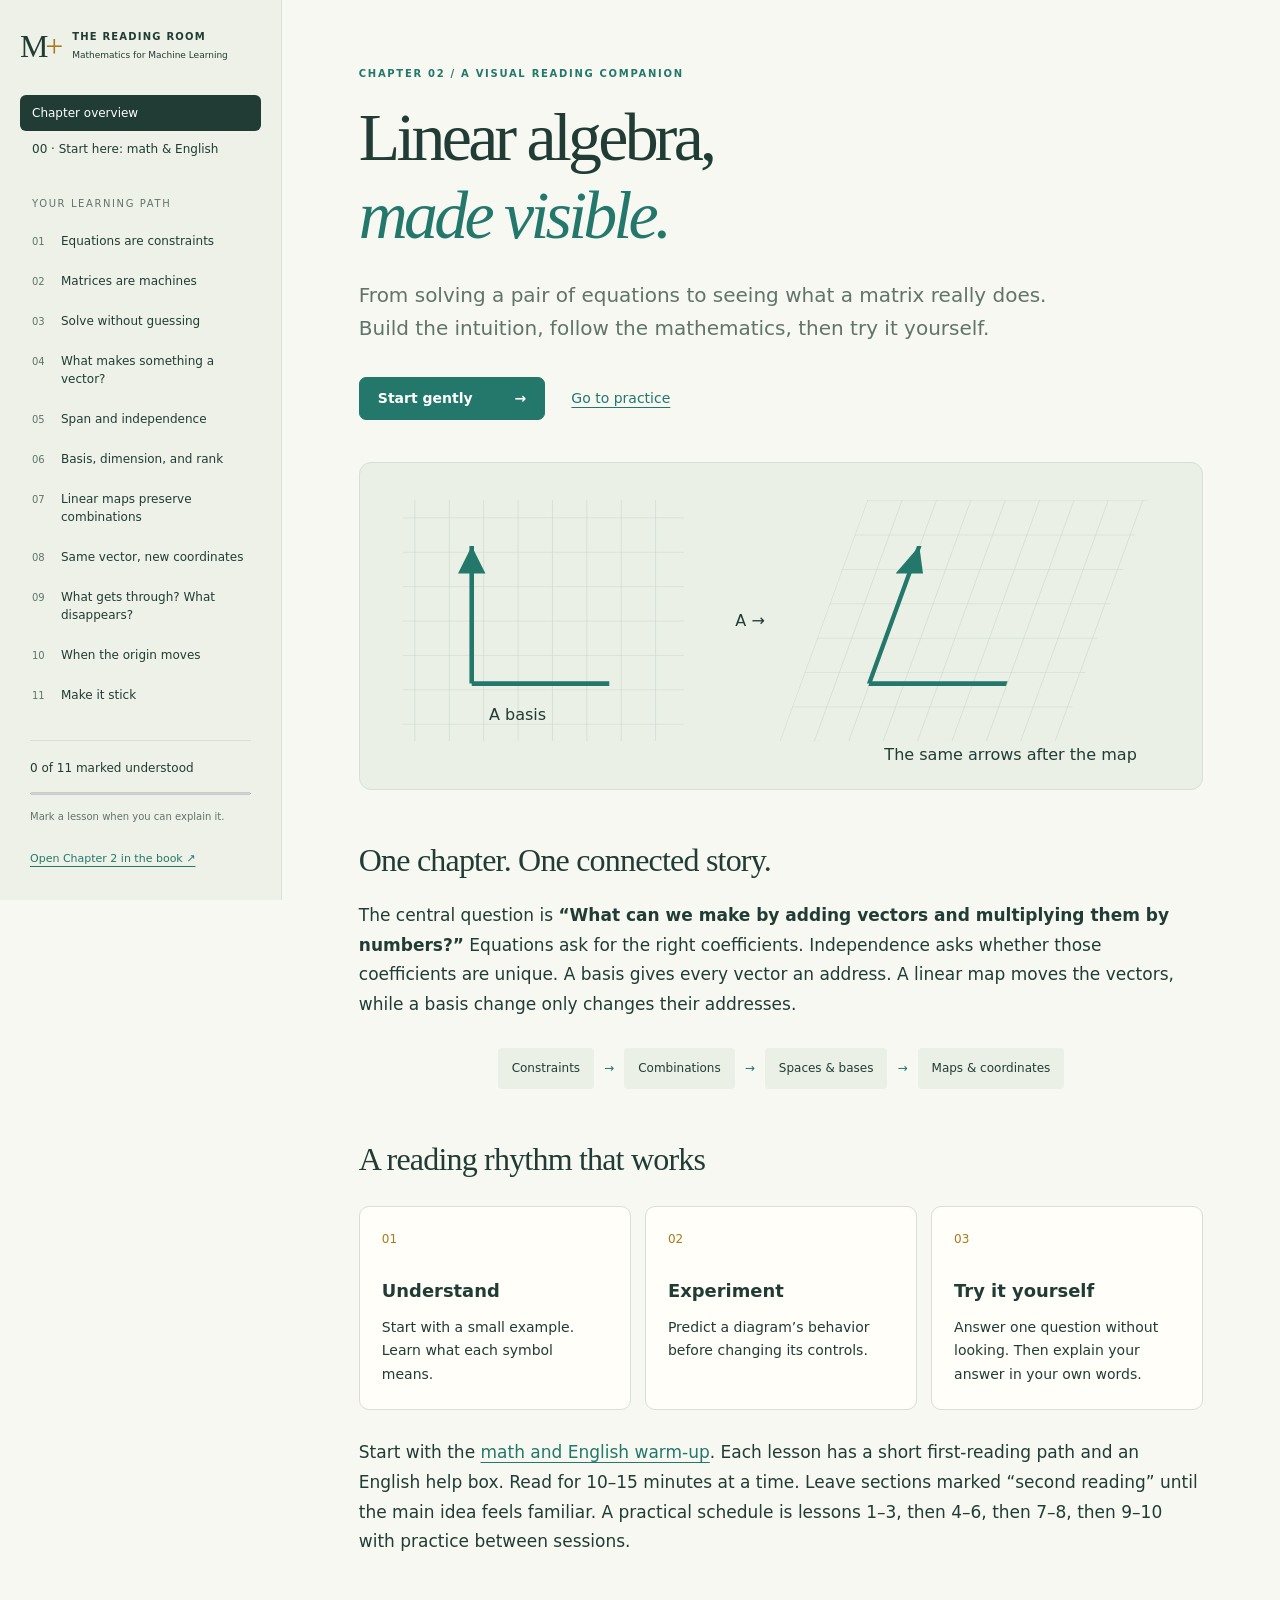
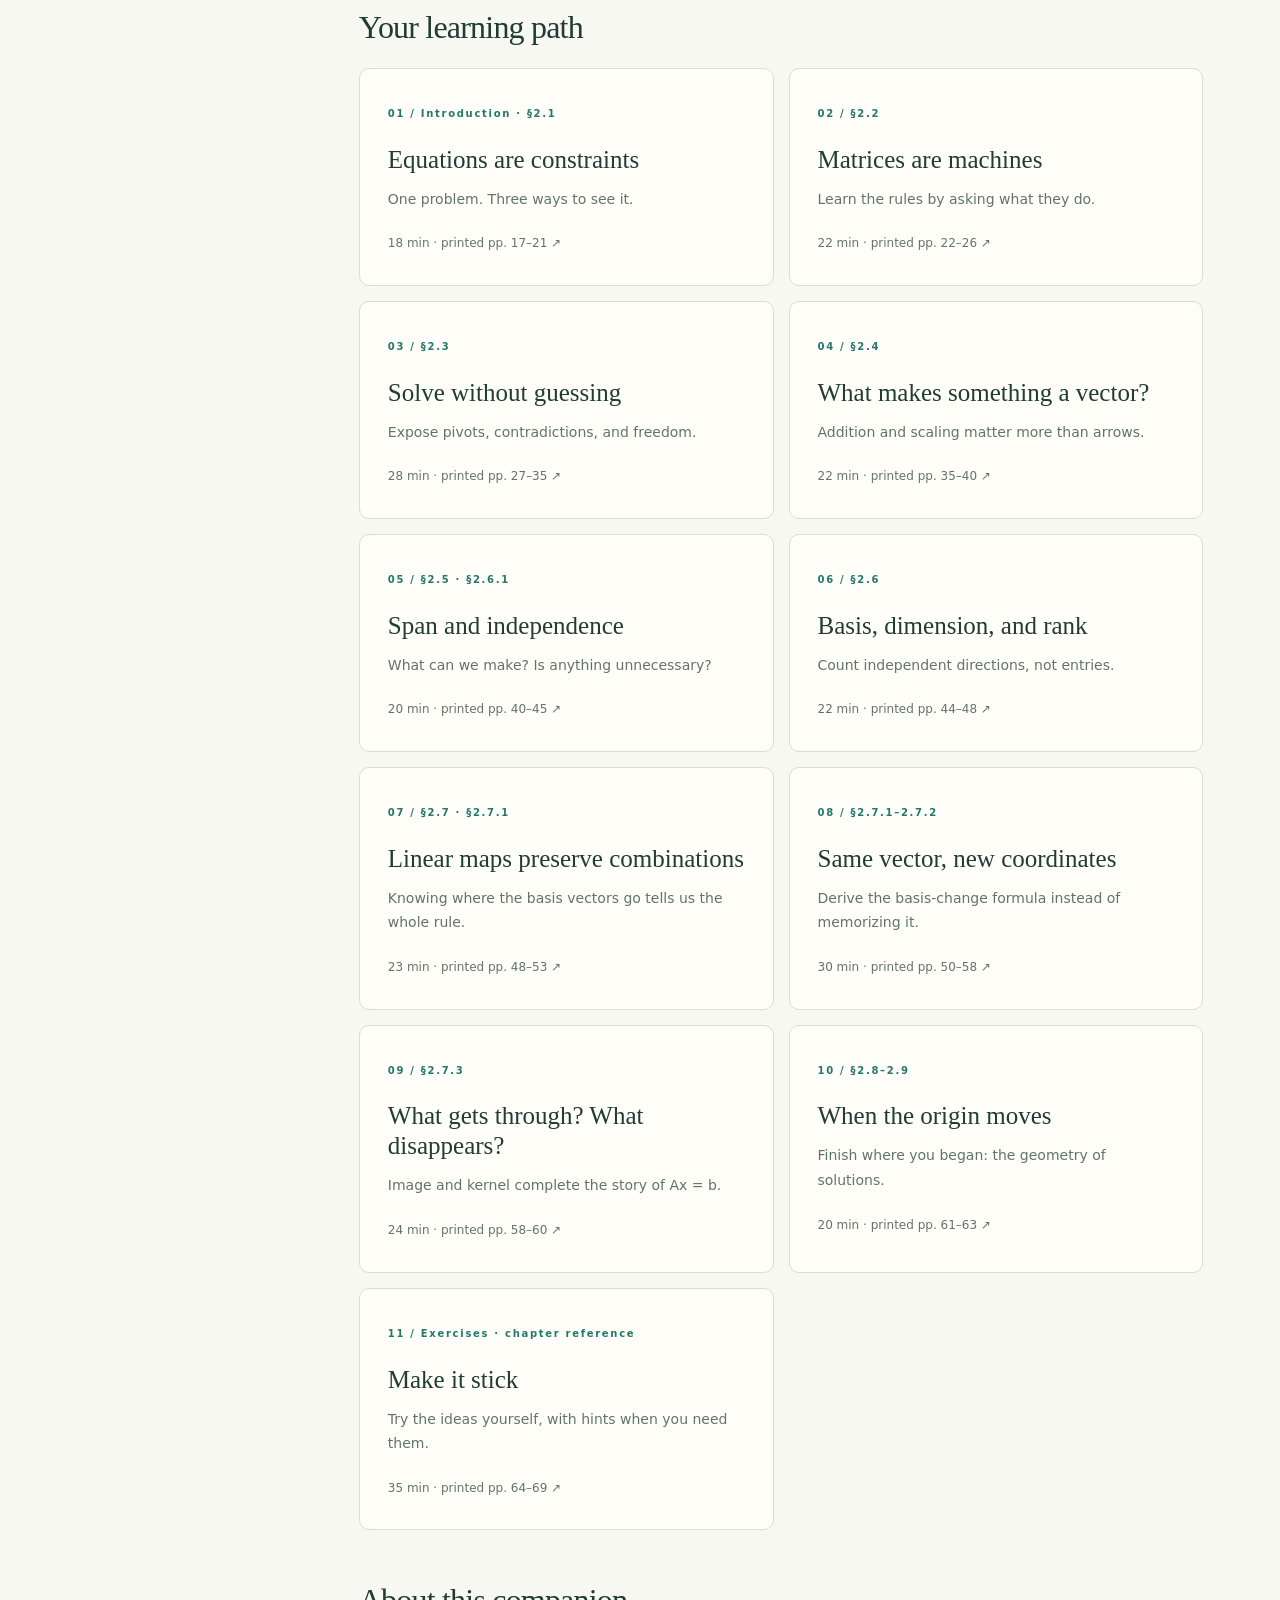
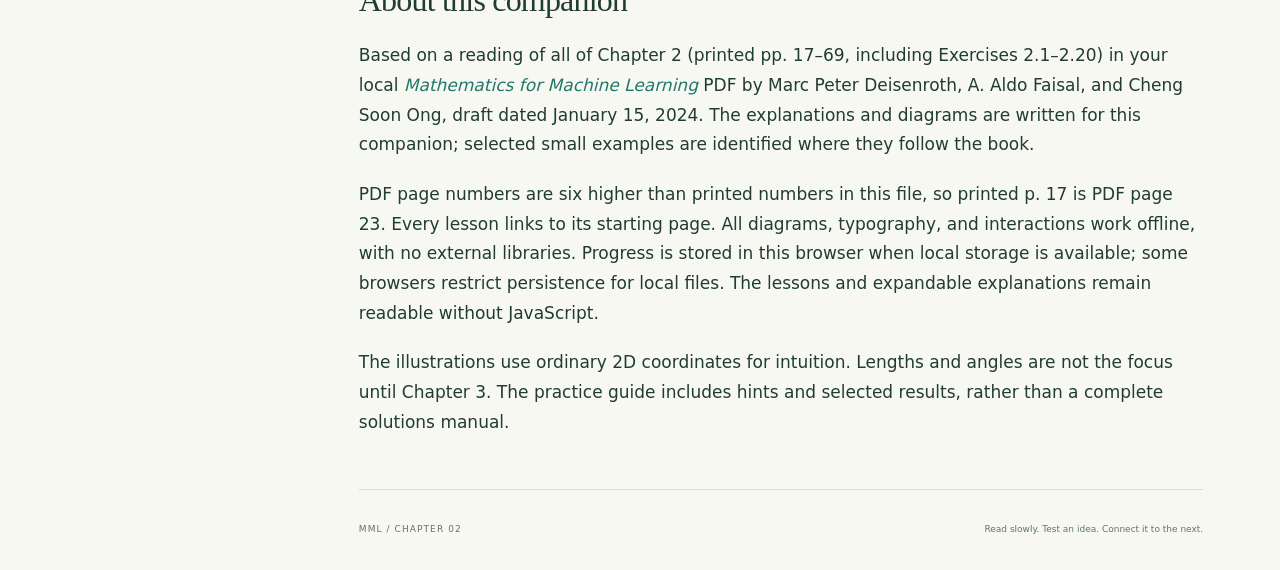
<file: index.html>
<!doctype html>
<html lang="en"><head><meta charset="utf-8"><meta name="viewport" content="width=device-width, initial-scale=1"><meta http-equiv="refresh" content="0; url=chapter-2/index.html"><title>Learn MML</title><link rel="icon" type="image/svg+xml" sizes="any" href="favicon.svg"></head><body><p><a href="chapter-2/index.html">Open the MML learning companion</a></p></body></html>
</file>
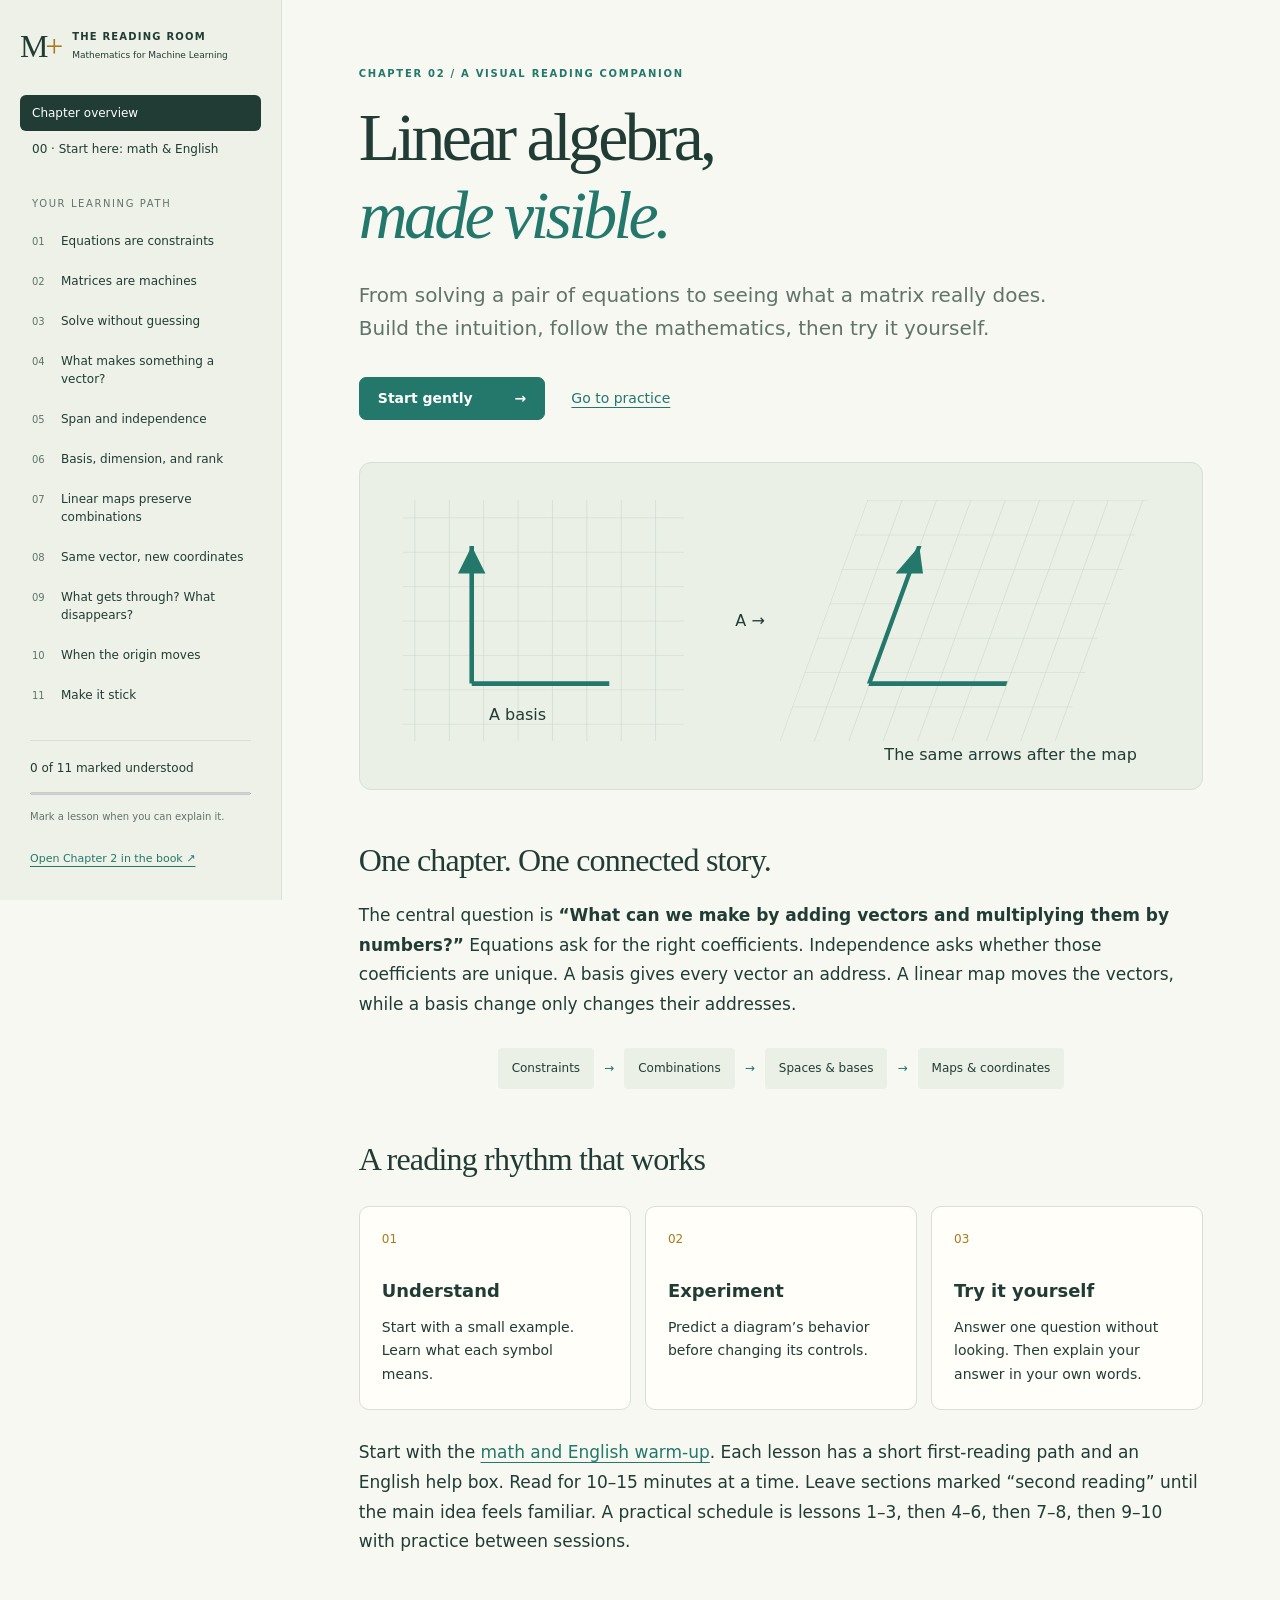
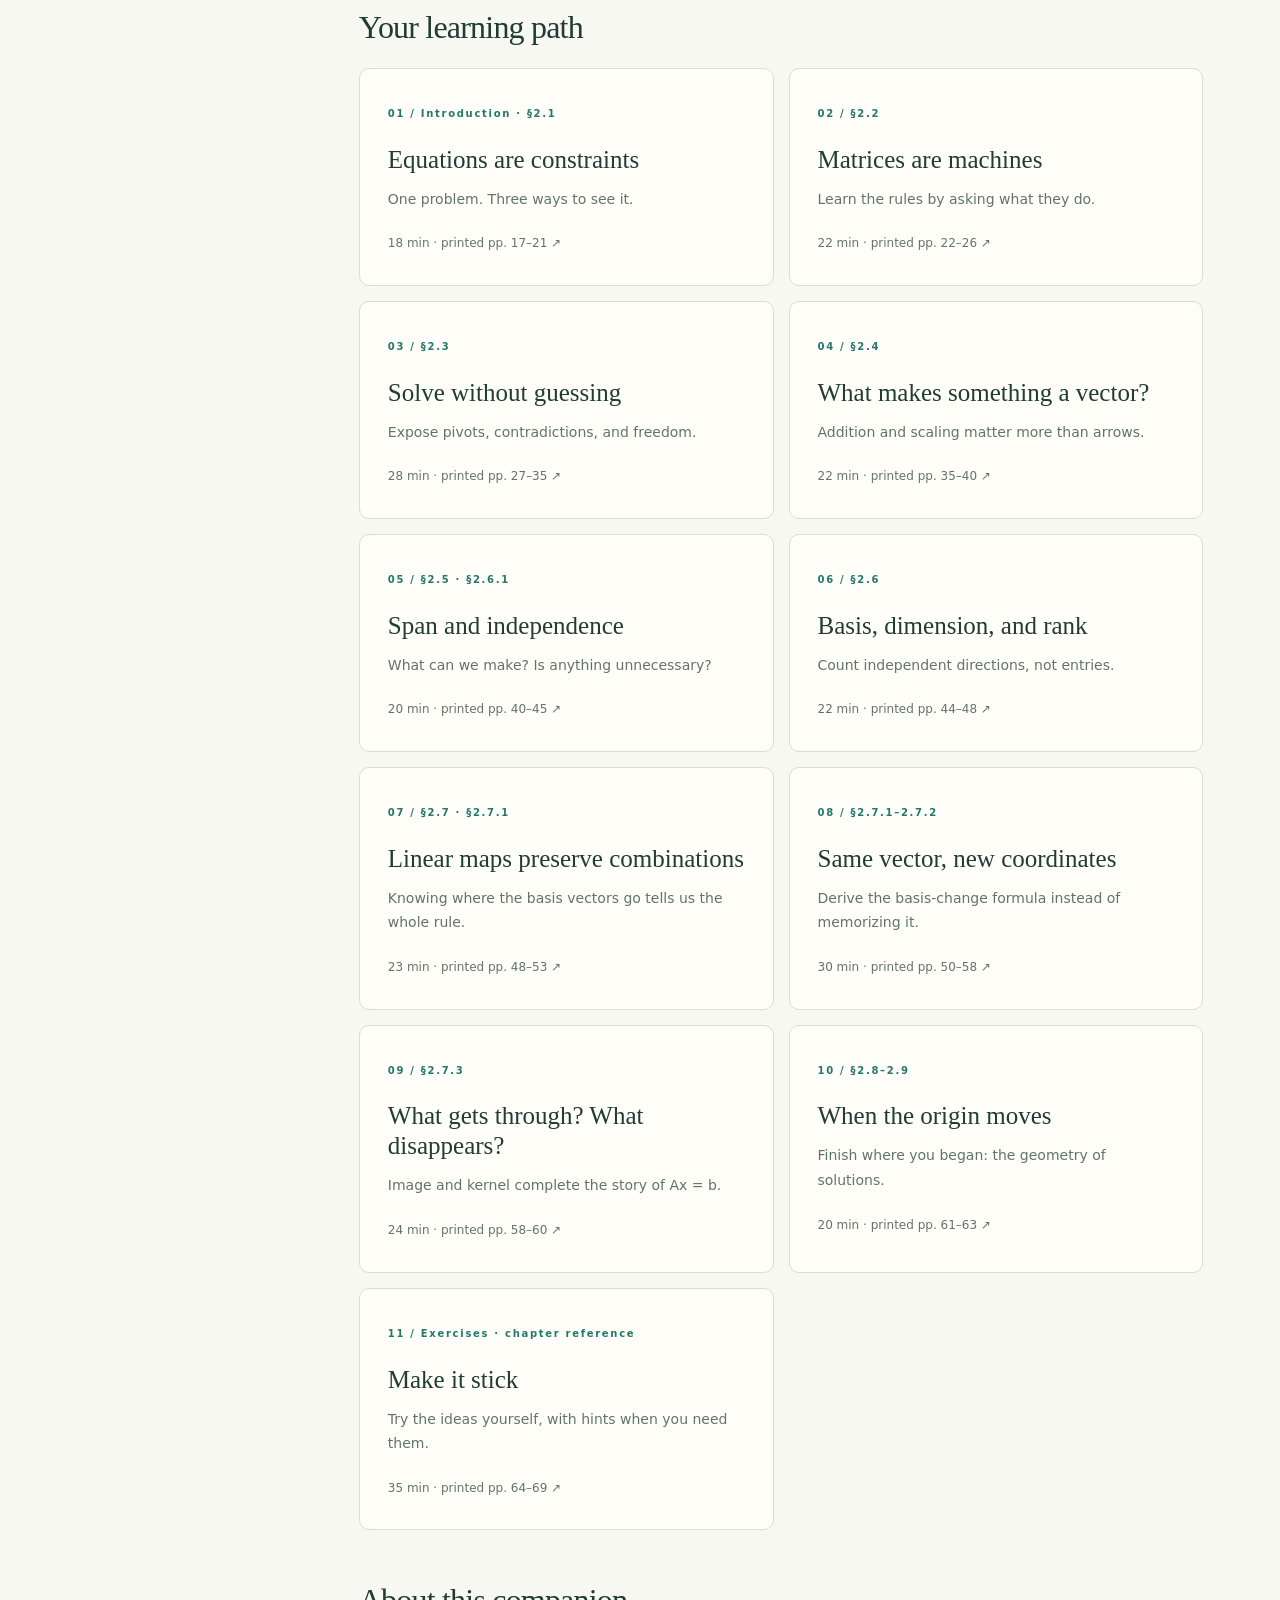
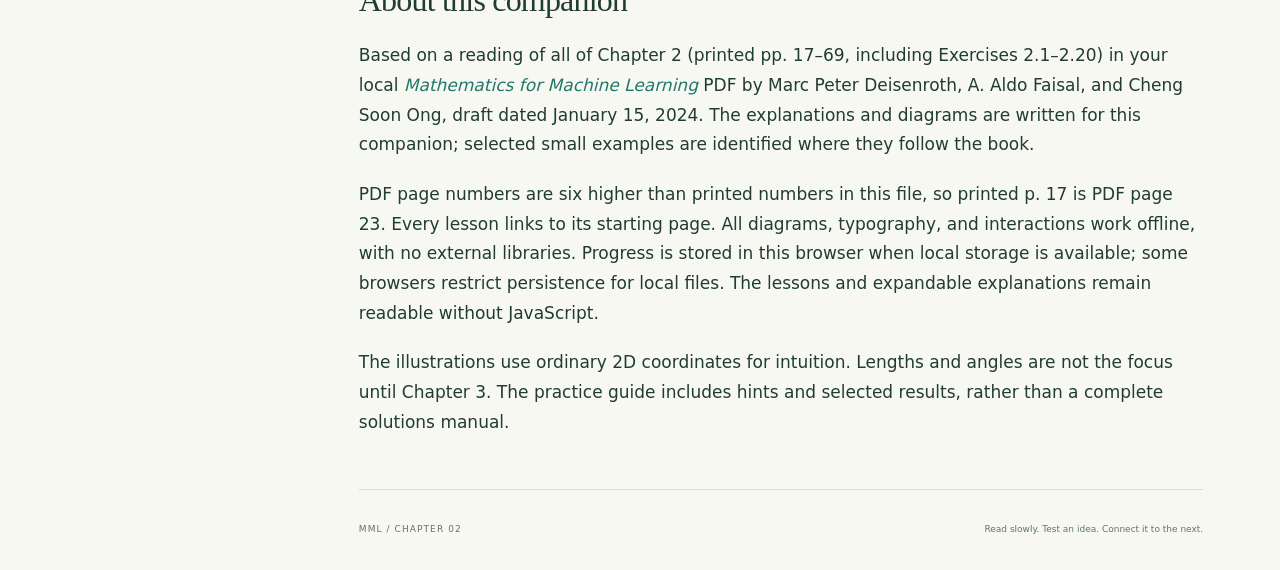
<file: chapter-2/index.html>
<!doctype html><html lang="en"><head><meta charset="utf-8"><meta name="viewport" content="width=device-width, initial-scale=1"><meta name="description" content="An illustrated, interactive reading companion to Chapter 2 of Mathematics for Machine Learning."><title>Linear algebra, made visible · MML Chapter 2</title><link rel="icon" type="image/svg+xml" sizes="any" href="../favicon.svg"><link rel="stylesheet" href="assets/style.css"><script src="assets/app.js" defer></script></head><body data-page="index"><a class="skip" href="#main">Skip to lesson</a><header class="mobile-header"><a href="index.html">MML / CHAPTER 02</a><button id="menu" type="button" aria-expanded="false" aria-controls="sidebar">Lessons</button></header><aside class="sidebar" id="sidebar"><a class="brand" href="index.html"><span class="brand-mark">M<span>+</span></span><span>THE READING ROOM<small>Mathematics for Machine Learning</small></span></a><a class="overview" href="index.html" aria-current="page">Chapter overview</a><a class="overview" href="00-start.html">00 · Start here: math & English</a><div class="nav-label">YOUR LEARNING PATH</div><nav aria-label="Lessons"><a href="01-systems.html" data-page="01-systems"><span>01</span>Equations are constraints</a><a href="02-matrices.html" data-page="02-matrices"><span>02</span>Matrices are machines</a><a href="03-elimination.html" data-page="03-elimination"><span>03</span>Solve without guessing</a><a href="04-spaces.html" data-page="04-spaces"><span>04</span>What makes something a vector?</a><a href="05-independence.html" data-page="05-independence"><span>05</span>Span and independence</a><a href="06-basis.html" data-page="06-basis"><span>06</span>Basis, dimension, and rank</a><a href="07-maps.html" data-page="07-maps"><span>07</span>Linear maps preserve combinations</a><a href="08-coordinates.html" data-page="08-coordinates"><span>08</span>Same vector, new coordinates</a><a href="09-kernel.html" data-page="09-kernel"><span>09</span>What gets through? What disappears?</a><a href="10-affine.html" data-page="10-affine"><span>10</span>When the origin moves</a><a href="11-practice.html" data-page="11-practice"><span>11</span>Make it stick</a></nav><div class="progress-box"><span id="progress-label">Your progress</span><progress id="progress" max="11" value="0" aria-label="Lessons marked understood"></progress><small>Mark a lesson when you can explain it.</small></div><a class="book-link" href="../mml-book.pdf#page=23">Open Chapter 2 in the book ↗</a></aside><main id="main"><header class="hero"><div class="eyebrow">CHAPTER 02 / A VISUAL READING COMPANION</div><h1>Linear algebra,<br><em>made visible.</em></h1><p class="lede">From solving a pair of equations to seeing what a matrix really does. Build the intuition, follow the mathematics, then try it yourself.</p><div class="hero-actions"><a class="button" href="00-start.html">Start gently <span>→</span></a><a href="11-practice.html">Go to practice</a></div><div class="hero-art" aria-label="A matrix turns the standard basis into two new directions"><svg viewBox="0 0 700 250" role="img" aria-label="Input coordinate grid and its sheared image"><defs><pattern id="grid" width="30" height="30" patternUnits="userSpaceOnUse"><path d="M 30 0 L 0 0 0 30" fill="none" stroke="#cad5cd" stroke-width="1"/></pattern><marker id="arrow" markerWidth="8" markerHeight="8" refX="6" refY="3" orient="auto"><path d="M0,0 L6,3 L0,6" fill="#23786b"/></marker></defs><rect x="20" y="15" width="245" height="210" fill="url(#grid)"/><path d="M80 175 L200 175 M80 175 L80 55" stroke="#23786b" stroke-width="4" marker-end="url(#arrow)"/><text x="95" y="207">A basis</text><text x="310" y="125" font-size="32">A →</text><g transform="translate(425 15) skewX(-20)"><rect width="245" height="210" fill="url(#grid)"/><path d="M60 160 L180 160 M60 160 L60 40" stroke="#23786b" stroke-width="4" marker-end="url(#arrow)"/></g><text x="440" y="242">The same arrows after the map</text></svg></div></header><section><h2>One chapter. One connected story.</h2><p>The central question is <strong>“What can we make by adding vectors and multiplying them by numbers?”</strong> Equations ask for the right coefficients. Independence asks whether those coefficients are unique. A basis gives every vector an address. A linear map moves the vectors, while a basis change only changes their addresses.</p><div class="route"><span>Constraints</span><b>→</b><span>Combinations</span><b>→</b><span>Spaces & bases</span><b>→</b><span>Maps & coordinates</span></div></section><section><h2>A reading rhythm that works</h2><div class="cards"><article><span class="step-number">01</span><h3>Understand</h3><p>Start with a small example. Learn what each symbol means.</p></article><article><span class="step-number">02</span><h3>Experiment</h3><p>Predict a diagram’s behavior before changing its controls.</p></article><article><span class="step-number">03</span><h3>Try it yourself</h3><p>Answer one question without looking. Then explain your answer in your own words.</p></article></div><p>Start with the <a href="00-start.html">math and English warm-up</a>. Each lesson has a short first-reading path and an English help box. Read for 10–15 minutes at a time. Leave sections marked “second reading” until the main idea feels familiar. A practical schedule is lessons 1–3, then 4–6, then 7–8, then 9–10 with practice between sessions.</p></section><section><h2>Your learning path</h2><div class="lesson-grid"><a class="lesson-card" href="01-systems.html"><span class="eyebrow">01 / Introduction · §2.1</span><h3>Equations are constraints</h3><p>One problem. Three ways to see it.</p><span class="caption">18 min · printed pp. 17–21 <span aria-hidden="true">↗</span></span></a><a class="lesson-card" href="02-matrices.html"><span class="eyebrow">02 / §2.2</span><h3>Matrices are machines</h3><p>Learn the rules by asking what they do.</p><span class="caption">22 min · printed pp. 22–26 <span aria-hidden="true">↗</span></span></a><a class="lesson-card" href="03-elimination.html"><span class="eyebrow">03 / §2.3</span><h3>Solve without guessing</h3><p>Expose pivots, contradictions, and freedom.</p><span class="caption">28 min · printed pp. 27–35 <span aria-hidden="true">↗</span></span></a><a class="lesson-card" href="04-spaces.html"><span class="eyebrow">04 / §2.4</span><h3>What makes something a vector?</h3><p>Addition and scaling matter more than arrows.</p><span class="caption">22 min · printed pp. 35–40 <span aria-hidden="true">↗</span></span></a><a class="lesson-card" href="05-independence.html"><span class="eyebrow">05 / §2.5 · §2.6.1</span><h3>Span and independence</h3><p>What can we make? Is anything unnecessary?</p><span class="caption">20 min · printed pp. 40–45 <span aria-hidden="true">↗</span></span></a><a class="lesson-card" href="06-basis.html"><span class="eyebrow">06 / §2.6</span><h3>Basis, dimension, and rank</h3><p>Count independent directions, not entries.</p><span class="caption">22 min · printed pp. 44–48 <span aria-hidden="true">↗</span></span></a><a class="lesson-card" href="07-maps.html"><span class="eyebrow">07 / §2.7 · §2.7.1</span><h3>Linear maps preserve combinations</h3><p>Knowing where the basis vectors go tells us the whole rule.</p><span class="caption">23 min · printed pp. 48–53 <span aria-hidden="true">↗</span></span></a><a class="lesson-card" href="08-coordinates.html"><span class="eyebrow">08 / §2.7.1–2.7.2</span><h3>Same vector, new coordinates</h3><p>Derive the basis-change formula instead of memorizing it.</p><span class="caption">30 min · printed pp. 50–58 <span aria-hidden="true">↗</span></span></a><a class="lesson-card" href="09-kernel.html"><span class="eyebrow">09 / §2.7.3</span><h3>What gets through? What disappears?</h3><p>Image and kernel complete the story of Ax = b.</p><span class="caption">24 min · printed pp. 58–60 <span aria-hidden="true">↗</span></span></a><a class="lesson-card" href="10-affine.html"><span class="eyebrow">10 / §2.8–2.9</span><h3>When the origin moves</h3><p>Finish where you began: the geometry of solutions.</p><span class="caption">20 min · printed pp. 61–63 <span aria-hidden="true">↗</span></span></a><a class="lesson-card" href="11-practice.html"><span class="eyebrow">11 / Exercises · chapter reference</span><h3>Make it stick</h3><p>Try the ideas yourself, with hints when you need them.</p><span class="caption">35 min · printed pp. 64–69 <span aria-hidden="true">↗</span></span></a></div></section><section><h2>About this companion</h2><p>Based on a reading of all of Chapter 2 (printed pp. 17–69, including Exercises 2.1–2.20) in your local <em>Mathematics for Machine Learning</em> PDF by Marc Peter Deisenroth, A. Aldo Faisal, and Cheng Soon Ong, draft dated January 15, 2024. The explanations and diagrams are written for this companion; selected small examples are identified where they follow the book.</p><p>PDF page numbers are six higher than printed numbers in this file, so printed p. 17 is PDF page 23. Every lesson links to its starting page. All diagrams, typography, and interactions work offline, with no external libraries. Progress is stored in this browser when local storage is available; some browsers restrict persistence for local files. The lessons and expandable explanations remain readable without JavaScript.</p><p>The illustrations use ordinary 2D coordinates for intuition. Lengths and angles are not the focus until Chapter 3. The practice guide includes hints and selected results, rather than a complete solutions manual.</p></section><footer>MML / CHAPTER 02 <span>Read slowly. Test an idea. Connect it to the next.</span></footer></main></body></html>
</file>
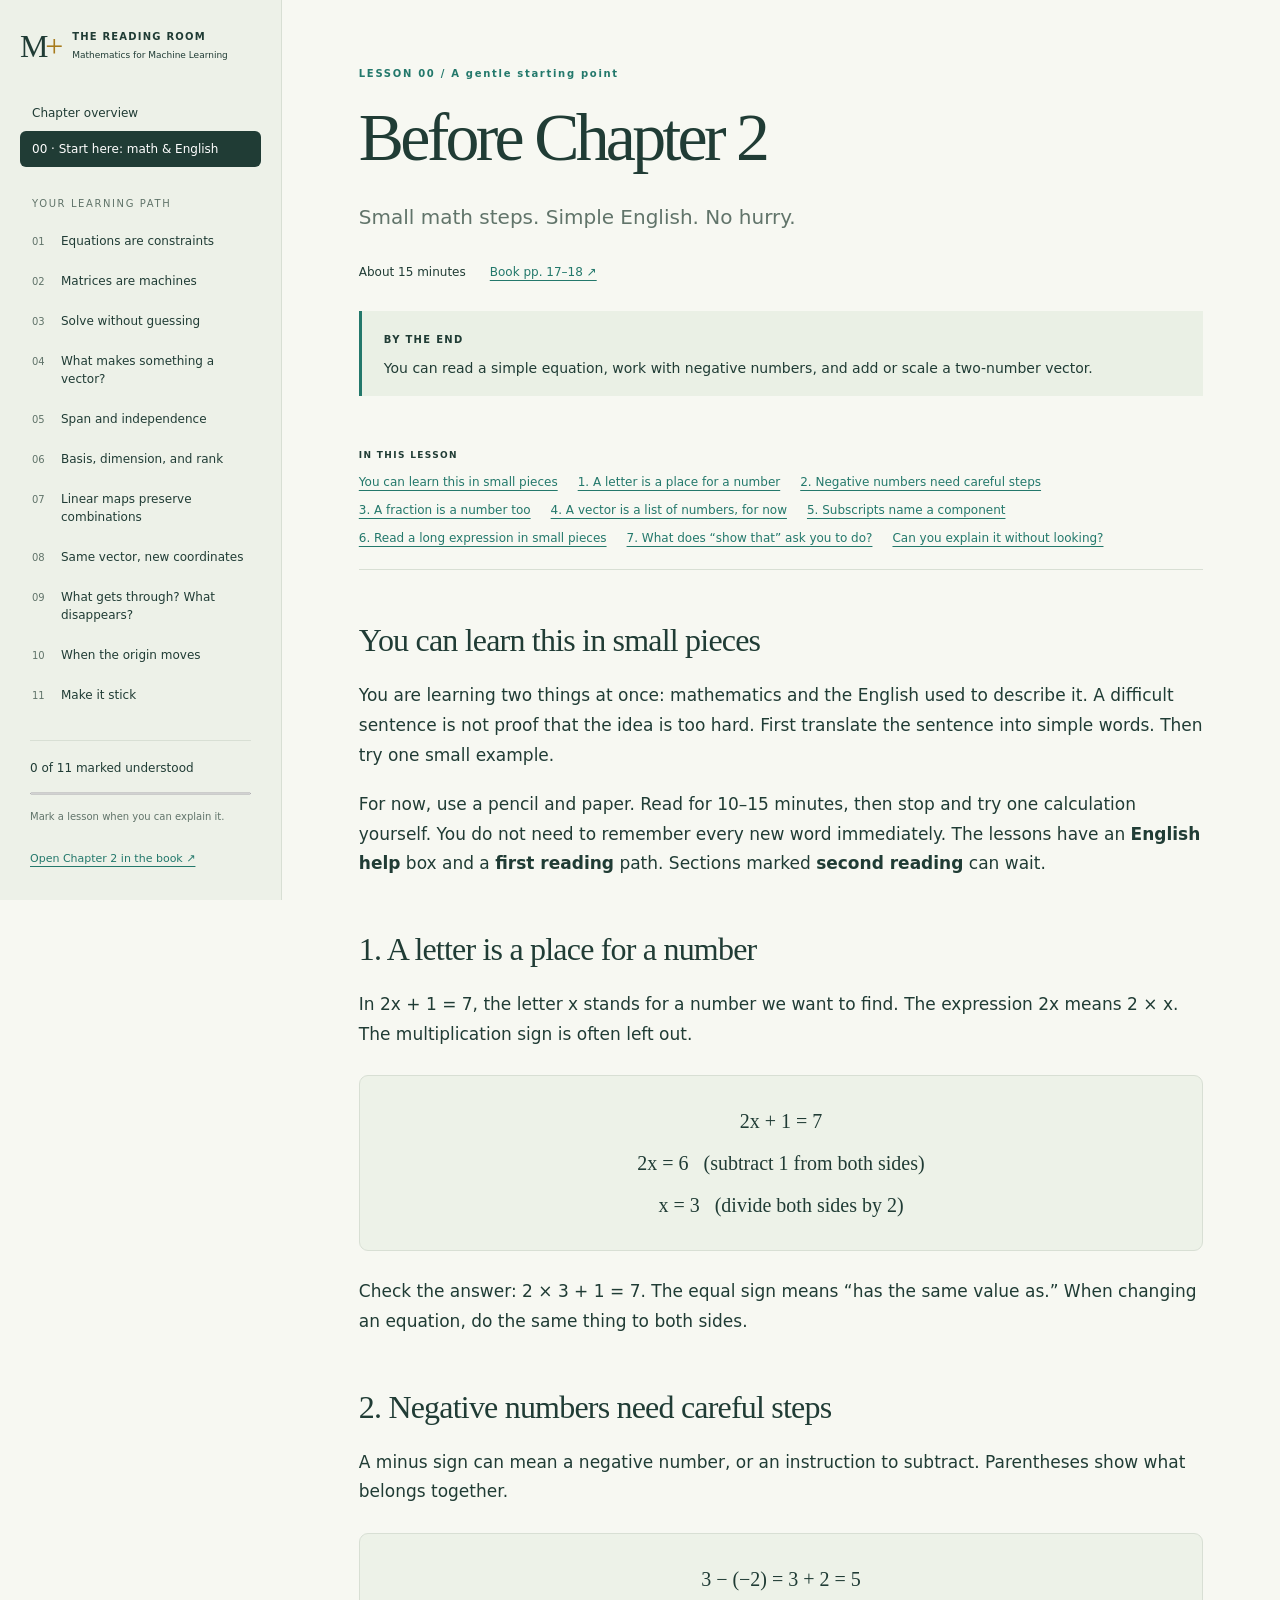
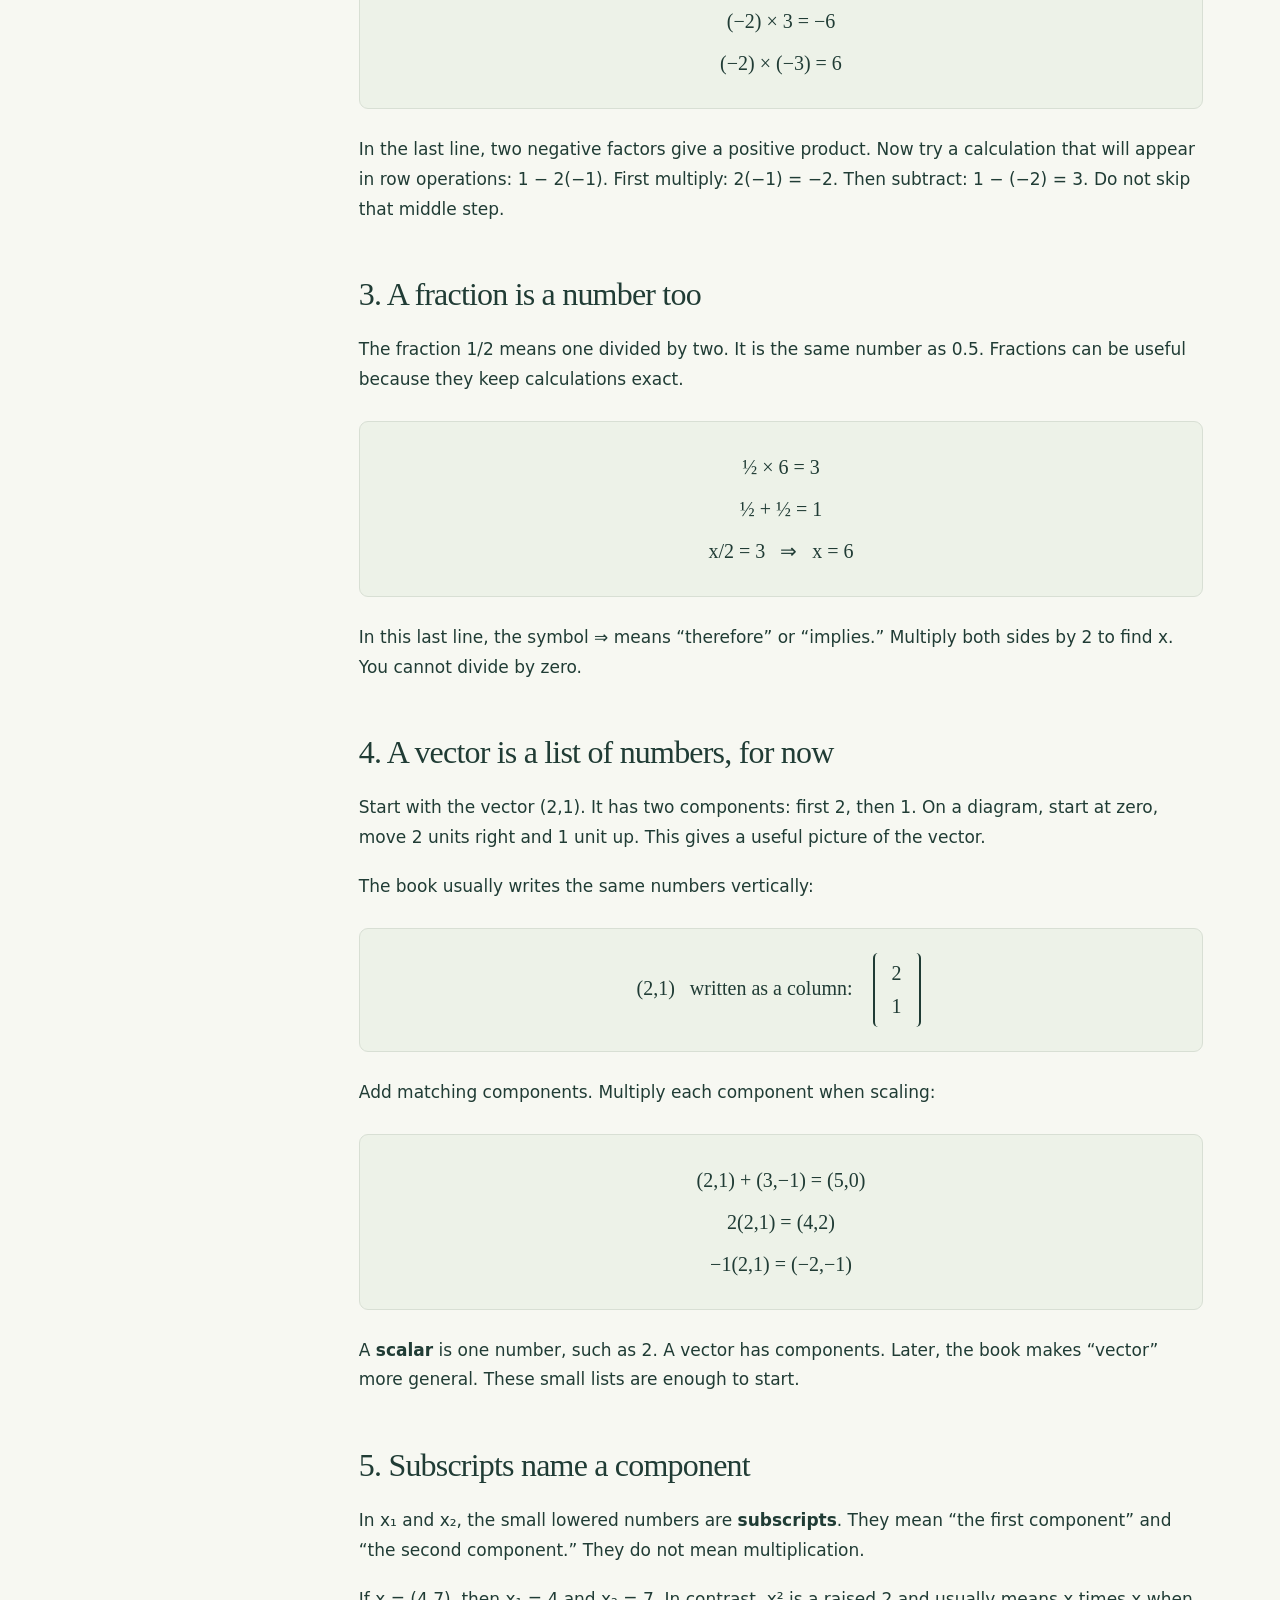
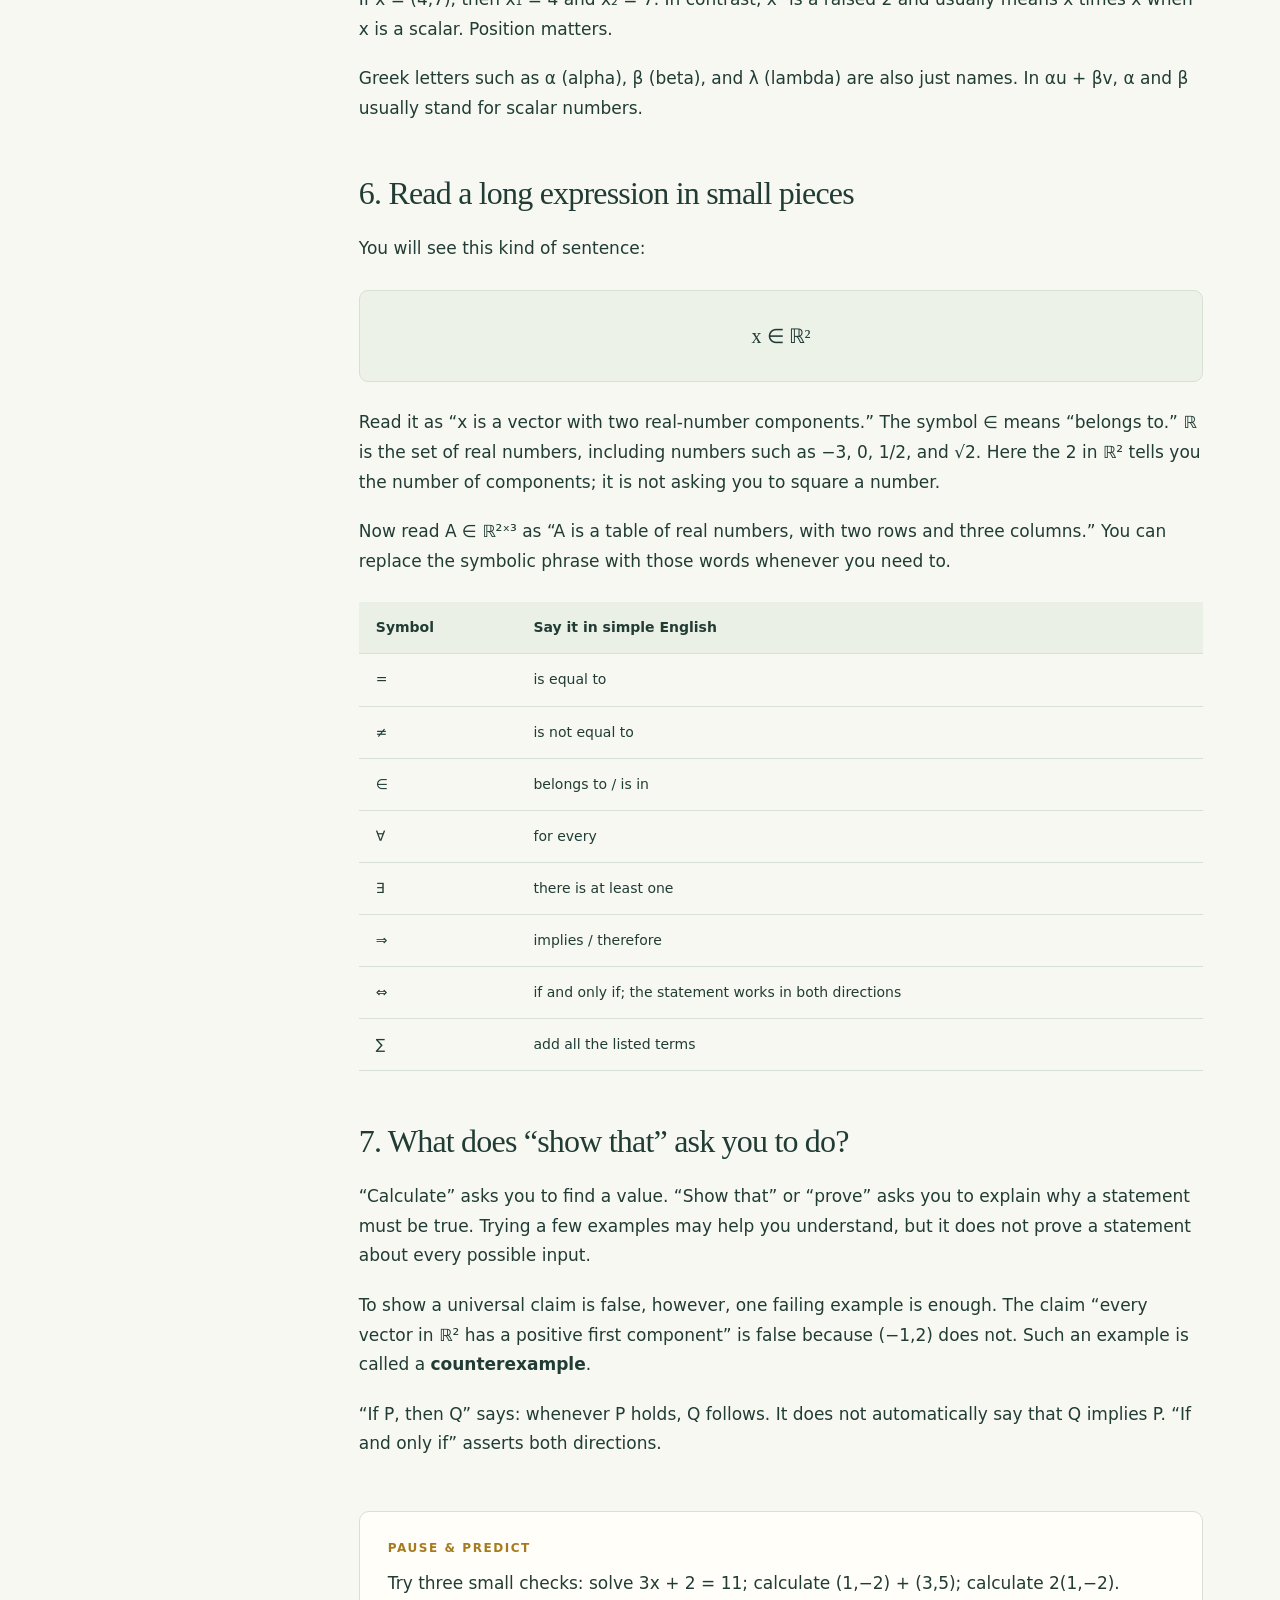
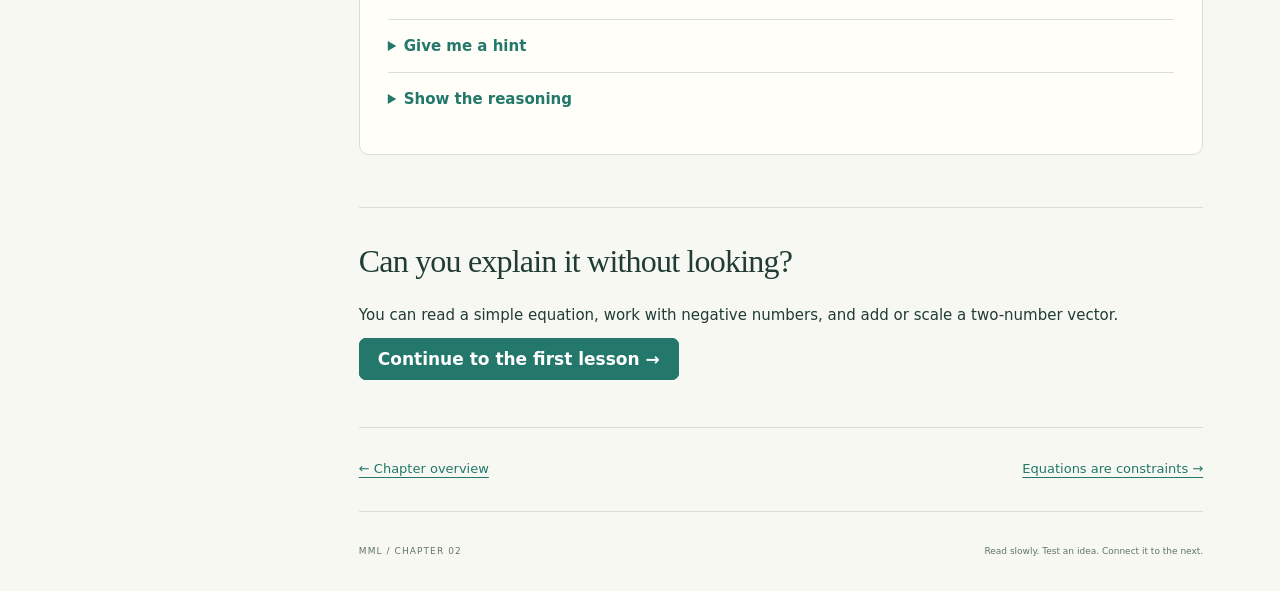
<file: chapter-2/00-start.html>
<!doctype html><html lang="en"><head><meta charset="utf-8"><meta name="viewport" content="width=device-width, initial-scale=1"><meta name="description" content="An illustrated, interactive reading companion to Chapter 2 of Mathematics for Machine Learning."><title>Before Chapter 2 · MML Chapter 2</title><link rel="icon" type="image/svg+xml" sizes="any" href="../favicon.svg"><link rel="stylesheet" href="assets/style.css"><script src="assets/app.js" defer></script></head><body data-page="00-start"><a class="skip" href="#main">Skip to lesson</a><header class="mobile-header"><a href="index.html">MML / CHAPTER 02</a><button id="menu" type="button" aria-expanded="false" aria-controls="sidebar">Lessons</button></header><aside class="sidebar" id="sidebar"><a class="brand" href="index.html"><span class="brand-mark">M<span>+</span></span><span>THE READING ROOM<small>Mathematics for Machine Learning</small></span></a><a class="overview" href="index.html" >Chapter overview</a><a class="overview" href="00-start.html" aria-current="page">00 · Start here: math & English</a><div class="nav-label">YOUR LEARNING PATH</div><nav aria-label="Lessons"><a href="01-systems.html" data-page="01-systems"><span>01</span>Equations are constraints</a><a href="02-matrices.html" data-page="02-matrices"><span>02</span>Matrices are machines</a><a href="03-elimination.html" data-page="03-elimination"><span>03</span>Solve without guessing</a><a href="04-spaces.html" data-page="04-spaces"><span>04</span>What makes something a vector?</a><a href="05-independence.html" data-page="05-independence"><span>05</span>Span and independence</a><a href="06-basis.html" data-page="06-basis"><span>06</span>Basis, dimension, and rank</a><a href="07-maps.html" data-page="07-maps"><span>07</span>Linear maps preserve combinations</a><a href="08-coordinates.html" data-page="08-coordinates"><span>08</span>Same vector, new coordinates</a><a href="09-kernel.html" data-page="09-kernel"><span>09</span>What gets through? What disappears?</a><a href="10-affine.html" data-page="10-affine"><span>10</span>When the origin moves</a><a href="11-practice.html" data-page="11-practice"><span>11</span>Make it stick</a></nav><div class="progress-box"><span id="progress-label">Your progress</span><progress id="progress" max="11" value="0" aria-label="Lessons marked understood"></progress><small>Mark a lesson when you can explain it.</small></div><a class="book-link" href="../mml-book.pdf#page=23">Open Chapter 2 in the book ↗</a></aside><main id="main"><header class="lesson-header"><div class="eyebrow">LESSON 00 / A gentle starting point</div><h1>Before Chapter 2</h1><p class="lede">Small math steps. Simple English. No hurry.</p><div class="meta"><span>About 15 minutes</span><a href="../mml-book.pdf#page=23">Book pp. 17–18 ↗</a></div><div class="goal"><strong>By the end</strong><p>You can read a simple equation, work with negative numbers, and add or scale a two-number vector.</p></div></header><nav class="on-this-page" aria-label="On this page"><strong>IN THIS LESSON</strong><div id="section-links"></div></nav><section><h2>You can learn this in small pieces</h2><p>You are learning two things at once: mathematics and the English used to describe it. A difficult sentence is not proof that the idea is too hard. First translate the sentence into simple words. Then try one small example.</p><p>For now, use a pencil and paper. Read for 10–15 minutes, then stop and try one calculation yourself. You do not need to remember every new word immediately. The lessons have an <strong>English help</strong> box and a <strong>first reading</strong> path. Sections marked <strong>second reading</strong> can wait.</p></section><section><h2>1. A letter is a place for a number</h2><p>In 2x + 1 = 7, the letter x stands for a number we want to find. The expression 2x means 2 × x. The multiplication sign is often left out.</p><div class="equation">2x + 1 = 7<br>2x = 6 &nbsp; (subtract 1 from both sides)<br>x = 3 &nbsp; (divide both sides by 2)</div><p>Check the answer: 2 × 3 + 1 = 7. The equal sign means “has the same value as.” When changing an equation, do the same thing to both sides.</p></section><section><h2>2. Negative numbers need careful steps</h2><p>A minus sign can mean a negative number, or an instruction to subtract. Parentheses show what belongs together.</p><div class="equation">3 − (−2) = 3 + 2 = 5<br>(−2) × 3 = −6<br>(−2) × (−3) = 6</div><p>In the last line, two negative factors give a positive product. Now try a calculation that will appear in row operations: 1 − 2(−1). First multiply: 2(−1) = −2. Then subtract: 1 − (−2) = 3. Do not skip that middle step.</p></section><section><h2>3. A fraction is a number too</h2><p>The fraction 1/2 means one divided by two. It is the same number as 0.5. Fractions can be useful because they keep calculations exact.</p><div class="equation">½ × 6 = 3<br>½ + ½ = 1<br>x/2 = 3 &nbsp; ⇒ &nbsp; x = 6</div><p>In this last line, the symbol ⇒ means “therefore” or “implies.” Multiply both sides by 2 to find x. You cannot divide by zero.</p></section><section><h2>4. A vector is a list of numbers, for now</h2><p>Start with the vector (2,1). It has two components: first 2, then 1. On a diagram, start at zero, move 2 units right and 1 unit up. This gives a useful picture of the vector.</p><p>The book usually writes the same numbers vertically:</p><div class="equation">(2,1) &nbsp; written as a column: &nbsp; <span class="matrix" role="math" aria-label="Matrix: 2; 1"><span><span class="matrix-row"><span>2</span></span><span class="matrix-row"><span>1</span></span></span></span></div><p>Add matching components. Multiply each component when scaling:</p><div class="equation">(2,1) + (3,−1) = (5,0)<br>2(2,1) = (4,2)<br>−1(2,1) = (−2,−1)</div><p>A <strong>scalar</strong> is one number, such as 2. A vector has components. Later, the book makes “vector” more general. These small lists are enough to start.</p></section><section><h2>5. Subscripts name a component</h2><p>In x₁ and x₂, the small lowered numbers are <strong>subscripts</strong>. They mean “the first component” and “the second component.” They do not mean multiplication.</p><p>If x = (4,7), then x₁ = 4 and x₂ = 7. In contrast, x² is a raised 2 and usually means x times x when x is a scalar. Position matters.</p><p>Greek letters such as α (alpha), β (beta), and λ (lambda) are also just names. In αu + βv, α and β usually stand for scalar numbers.</p></section><section><h2>6. Read a long expression in small pieces</h2><p>You will see this kind of sentence:</p><div class="equation">x ∈ ℝ²</div><p>Read it as “x is a vector with two real-number components.” The symbol ∈ means “belongs to.” ℝ is the set of real numbers, including numbers such as −3, 0, 1/2, and √2. Here the 2 in ℝ² tells you the number of components; it is not asking you to square a number.</p><p>Now read A ∈ ℝ²ˣ³ as “A is a table of real numbers, with two rows and three columns.” You can replace the symbolic phrase with those words whenever you need to.</p><div class="table-wrap"><table><tr><th>Symbol</th><th>Say it in simple English</th></tr><tr><td>=</td><td>is equal to</td></tr><tr><td>≠</td><td>is not equal to</td></tr><tr><td>∈</td><td>belongs to / is in</td></tr><tr><td>∀</td><td>for every</td></tr><tr><td>∃</td><td>there is at least one</td></tr><tr><td>⇒</td><td>implies / therefore</td></tr><tr><td>⇔</td><td>if and only if; the statement works in both directions</td></tr><tr><td>∑</td><td>add all the listed terms</td></tr></table></div></section><section><h2>7. What does “show that” ask you to do?</h2><p>“Calculate” asks you to find a value. “Show that” or “prove” asks you to explain why a statement must be true. Trying a few examples may help you understand, but it does not prove a statement about every possible input.</p><p>To show a universal claim is false, however, one failing example is enough. The claim “every vector in ℝ² has a positive first component” is false because (−1,2) does not. Such an example is called a <strong>counterexample</strong>.</p><p>“If P, then Q” says: whenever P holds, Q follows. It does not automatically say that Q implies P. “If and only if” asserts both directions.</p></section><section class="check"><h3>Pause & predict</h3><p>Try three small checks: solve 3x + 2 = 11; calculate (1,−2) + (3,5); calculate 2(1,−2).</p><details><summary>Give me a hint</summary><p>For the equation, subtract 2 on both sides first. For the vectors, work on matching components.</p></details><details><summary>Show the reasoning</summary><p>The answers are x = 3, (4,3), and (2,−4). If any step is unclear, reread only that part above. These are the basic actions used in the first lesson.</p></details></section><section class="finish"><h2>Can you explain it without looking?</h2><p>You can read a simple equation, work with negative numbers, and add or scale a two-number vector.</p><a class="button" href="01-systems.html">Continue to the first lesson →</a><span id="saved-status" role="status"></span></section><nav class="page-nav" aria-label="Previous and next lesson"><a href="index.html">← Chapter overview</a><a href="01-systems.html">Equations are constraints →</a></nav><footer>MML / CHAPTER 02 <span>Read slowly. Test an idea. Connect it to the next.</span></footer></main></body></html>
</file>
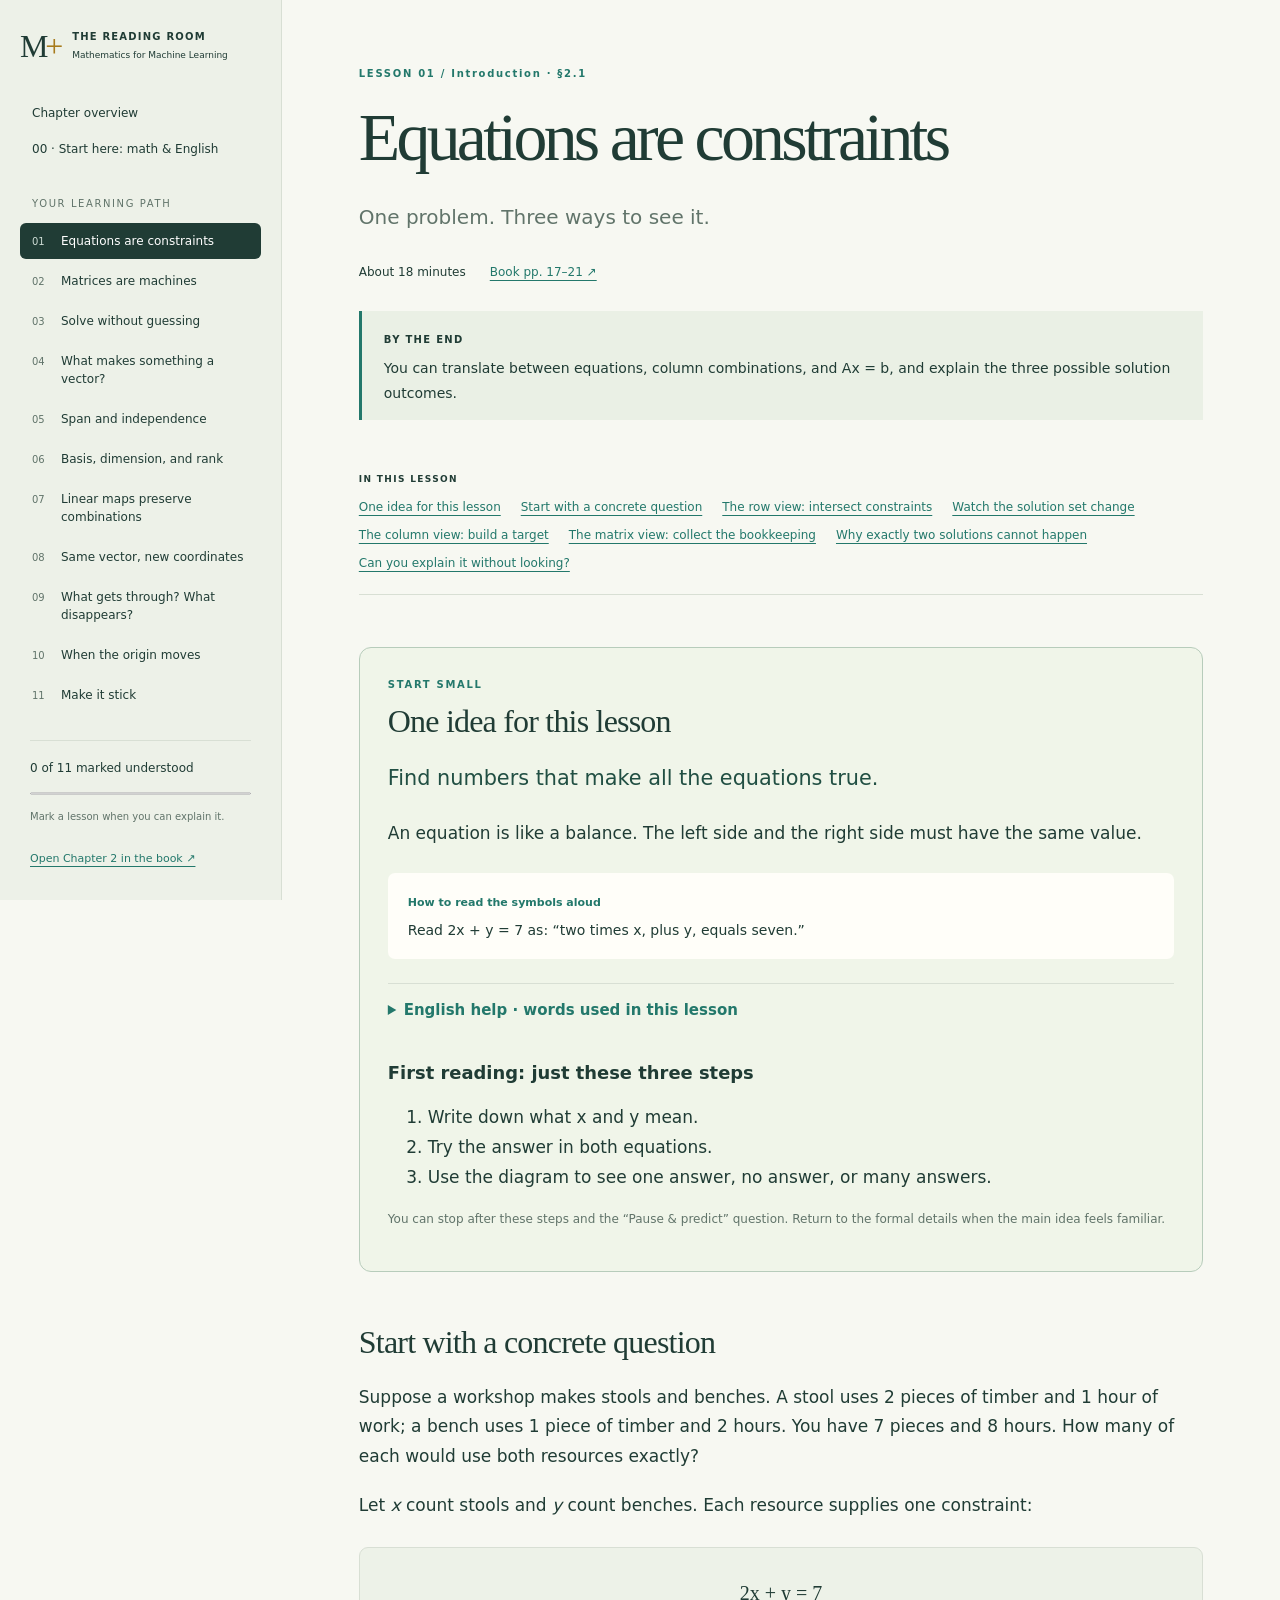
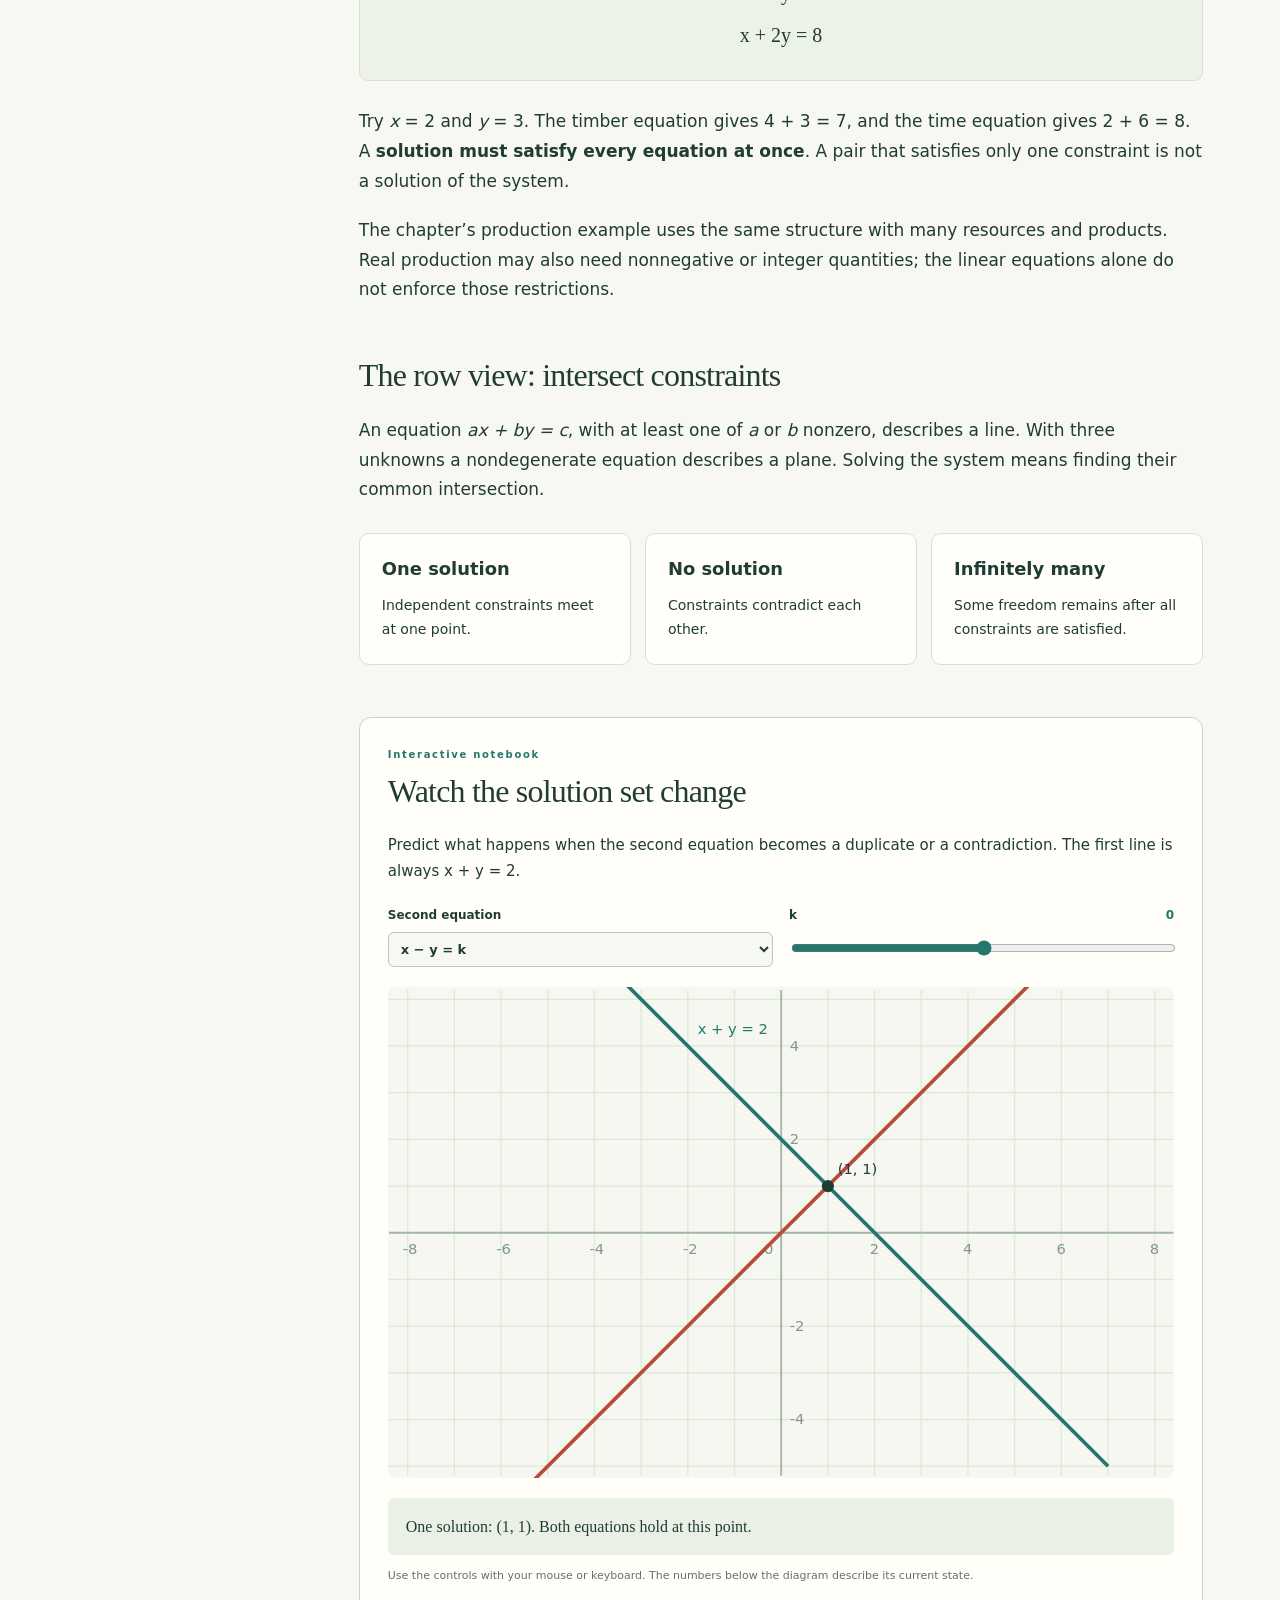
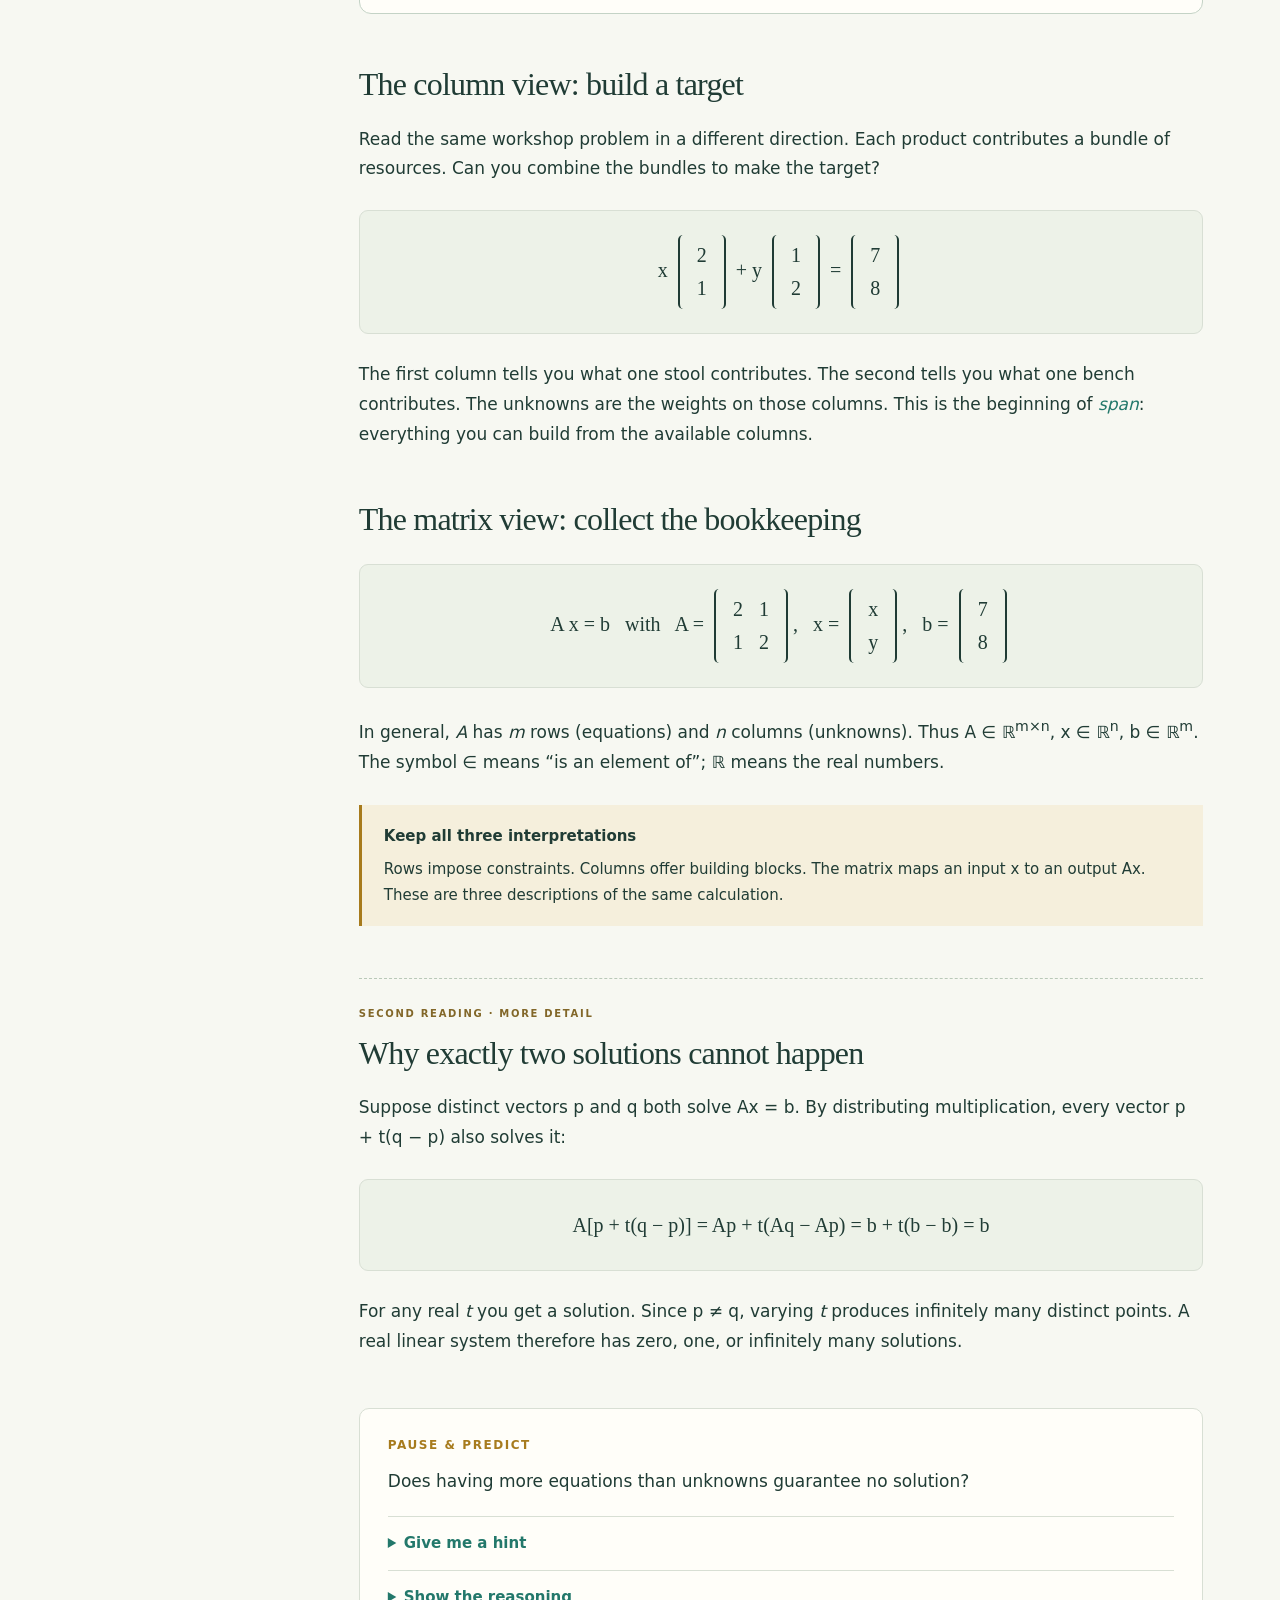
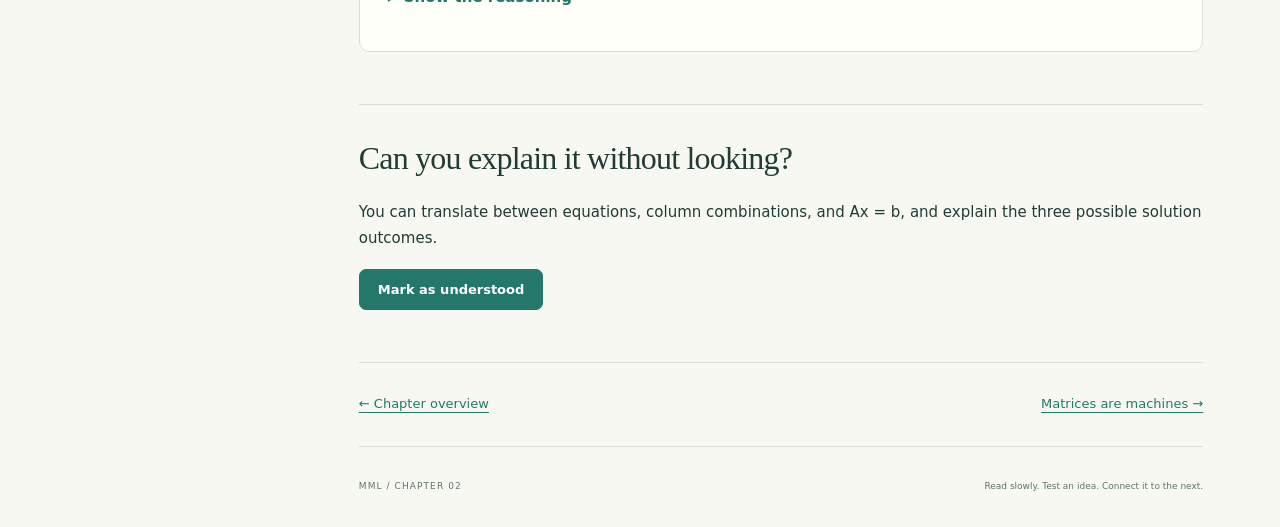
<file: chapter-2/01-systems.html>
<!doctype html><html lang="en"><head><meta charset="utf-8"><meta name="viewport" content="width=device-width, initial-scale=1"><meta name="description" content="An illustrated, interactive reading companion to Chapter 2 of Mathematics for Machine Learning."><title>Equations are constraints · MML Chapter 2</title><link rel="icon" type="image/svg+xml" sizes="any" href="../favicon.svg"><link rel="stylesheet" href="assets/style.css"><script src="assets/app.js" defer></script></head><body data-page="01-systems"><a class="skip" href="#main">Skip to lesson</a><header class="mobile-header"><a href="index.html">MML / CHAPTER 02</a><button id="menu" type="button" aria-expanded="false" aria-controls="sidebar">Lessons</button></header><aside class="sidebar" id="sidebar"><a class="brand" href="index.html"><span class="brand-mark">M<span>+</span></span><span>THE READING ROOM<small>Mathematics for Machine Learning</small></span></a><a class="overview" href="index.html" >Chapter overview</a><a class="overview" href="00-start.html">00 · Start here: math & English</a><div class="nav-label">YOUR LEARNING PATH</div><nav aria-label="Lessons"><a href="01-systems.html" aria-current="page" data-page="01-systems"><span>01</span>Equations are constraints</a><a href="02-matrices.html" data-page="02-matrices"><span>02</span>Matrices are machines</a><a href="03-elimination.html" data-page="03-elimination"><span>03</span>Solve without guessing</a><a href="04-spaces.html" data-page="04-spaces"><span>04</span>What makes something a vector?</a><a href="05-independence.html" data-page="05-independence"><span>05</span>Span and independence</a><a href="06-basis.html" data-page="06-basis"><span>06</span>Basis, dimension, and rank</a><a href="07-maps.html" data-page="07-maps"><span>07</span>Linear maps preserve combinations</a><a href="08-coordinates.html" data-page="08-coordinates"><span>08</span>Same vector, new coordinates</a><a href="09-kernel.html" data-page="09-kernel"><span>09</span>What gets through? What disappears?</a><a href="10-affine.html" data-page="10-affine"><span>10</span>When the origin moves</a><a href="11-practice.html" data-page="11-practice"><span>11</span>Make it stick</a></nav><div class="progress-box"><span id="progress-label">Your progress</span><progress id="progress" max="11" value="0" aria-label="Lessons marked understood"></progress><small>Mark a lesson when you can explain it.</small></div><a class="book-link" href="../mml-book.pdf#page=23">Open Chapter 2 in the book ↗</a></aside><main id="main"><header class="lesson-header"><div class="eyebrow">LESSON 01 / Introduction · §2.1</div><h1>Equations are constraints</h1><p class="lede">One problem. Three ways to see it.</p><div class="meta"><span>About 18 minutes</span><a href="../mml-book.pdf#page=23">Book pp. 17–21 ↗</a></div><div class="goal"><strong>By the end</strong><p>You can translate between equations, column combinations, and Ax = b, and explain the three possible solution outcomes.</p></div></header><nav class="on-this-page" aria-label="On this page"><strong>IN THIS LESSON</strong><div id="section-links"></div></nav><section class="gentle-start"><div class="eyebrow">START SMALL</div><h2>One idea for this lesson</h2><p class="plain-idea">Find numbers that make all the equations true.</p><p>An equation is like a balance. The left side and the right side must have the same value.</p><div class="say-it"><strong>How to read the symbols aloud</strong><p>Read 2x + y = 7 as: “two times x, plus y, equals seven.”</p></div><details class="word-help"><summary>English help · words used in this lesson</summary><dl><dt>equation</dt><dd>A statement that two amounts are equal.</dd><dt>unknown</dt><dd>A number we have not found yet, such as x.</dd><dt>solution</dt><dd>A value, or a list of values, that makes every equation true.</dd><dt>constraint</dt><dd>A rule that limits the possible answers.</dd></dl></details><h3>First reading: just these three steps</h3><ol><li>Write down what x and y mean.</li><li>Try the answer in both equations.</li><li>Use the diagram to see one answer, no answer, or many answers.</li></ol><p class="caption">You can stop after these steps and the “Pause & predict” question. Return to the formal details when the main idea feels familiar.</p></section><section><h2>Start with a concrete question</h2><p>Suppose a workshop makes stools and benches. A stool uses 2 pieces of timber and 1 hour of work; a bench uses 1 piece of timber and 2 hours. You have 7 pieces and 8 hours. How many of each would use both resources exactly?</p><p>Let <i>x</i> count stools and <i>y</i> count benches. Each resource supplies one constraint:</p><div class="equation">2x + y = 7<br>x + 2y = 8</div><p>Try <i>x</i> = 2 and <i>y</i> = 3. The timber equation gives 4 + 3 = 7, and the time equation gives 2 + 6 = 8. A <strong>solution must satisfy every equation at once</strong>. A pair that satisfies only one constraint is not a solution of the system.</p><p>The chapter’s production example uses the same structure with many resources and products. Real production may also need nonnegative or integer quantities; the linear equations alone do not enforce those restrictions.</p></section><section><h2>The row view: intersect constraints</h2><p>An equation <i>ax + by = c</i>, with at least one of <i>a</i> or <i>b</i> nonzero, describes a line. With three unknowns a nondegenerate equation describes a plane. Solving the system means finding their common intersection.</p><div class="cards"><article><h3>One solution</h3><p>Independent constraints meet at one point.</p></article><article><h3>No solution</h3><p>Constraints contradict each other.</p></article><article><h3>Infinitely many</h3><p>Some freedom remains after all constraints are satisfied.</p></article></div></section><section class="lab" data-lab="systems"><div class="eyebrow">Interactive notebook</div><h2>Watch the solution set change</h2><p>Predict what happens when the second equation becomes a duplicate or a contradiction. The first line is always x + y = 2.</p><div class="controls"><label>Second equation<select name="mode"><option value="unique">x − y = k</option><option value="parallel">x + y = k</option></select></label><label>k <output data-for="k">0</output><input type="range" name="k" min="-4" max="4" step="0.5" value="0"></label></div><svg viewBox="0 0 640 400" role="img" aria-label="Watch the solution set change"></svg><div class="lab-result" aria-live="polite"></div><p class="caption">Use the controls with your mouse or keyboard. The numbers below the diagram describe its current state.</p></section><section><h2>The column view: build a target</h2><p>Read the same workshop problem in a different direction. Each product contributes a bundle of resources. Can you combine the bundles to make the target?</p><div class="equation">x <span class="matrix" role="math" aria-label="Matrix: 2; 1"><span><span class="matrix-row"><span>2</span></span><span class="matrix-row"><span>1</span></span></span></span> + y <span class="matrix" role="math" aria-label="Matrix: 1; 2"><span><span class="matrix-row"><span>1</span></span><span class="matrix-row"><span>2</span></span></span></span> = <span class="matrix" role="math" aria-label="Matrix: 7; 8"><span><span class="matrix-row"><span>7</span></span><span class="matrix-row"><span>8</span></span></span></span></div><p>The first column tells you what one stool contributes. The second tells you what one bench contributes. The unknowns are the weights on those columns. This is the beginning of <em>span</em>: everything you can build from the available columns.</p></section><section><h2>The matrix view: collect the bookkeeping</h2><div class="equation">A x = b &nbsp; with &nbsp; A = <span class="matrix" role="math" aria-label="Matrix: 2, 1; 1, 2"><span><span class="matrix-row"><span>2</span><span>1</span></span><span class="matrix-row"><span>1</span><span>2</span></span></span></span>, &nbsp; x = <span class="matrix" role="math" aria-label="Matrix: x; y"><span><span class="matrix-row"><span>x</span></span><span class="matrix-row"><span>y</span></span></span></span>, &nbsp; b = <span class="matrix" role="math" aria-label="Matrix: 7; 8"><span><span class="matrix-row"><span>7</span></span><span class="matrix-row"><span>8</span></span></span></span></div><p>In general, <i>A</i> has <i>m</i> rows (equations) and <i>n</i> columns (unknowns). Thus A ∈ ℝ<sup>m×n</sup>, x ∈ ℝ<sup>n</sup>, b ∈ ℝ<sup>m</sup>. The symbol ∈ means “is an element of”; ℝ means the real numbers.</p><aside class="insight"><strong>Keep all three interpretations</strong><p>Rows impose constraints. Columns offer building blocks. The matrix maps an input x to an output Ax. These are three descriptions of the same calculation.</p></aside></section><section class="second-pass"><div class="eyebrow">SECOND READING · MORE DETAIL</div><h2>Why exactly two solutions cannot happen</h2><p>Suppose distinct vectors p and q both solve Ax = b. By distributing multiplication, every vector p + t(q − p) also solves it:</p><div class="equation">A[p + t(q − p)] = Ap + t(Aq − Ap) = b + t(b − b) = b</div><p>For any real <i>t</i> you get a solution. Since p ≠ q, varying <i>t</i> produces infinitely many distinct points. A real linear system therefore has zero, one, or infinitely many solutions.</p></section><section class="check"><h3>Pause & predict</h3><p>Does having more equations than unknowns guarantee no solution?</p><details><summary>Give me a hint</summary><p>Could an equation repeat information already present?</p></details><details><summary>Show the reasoning</summary><p>No. For example, x + y = 2, x − y = 0, and 2x + 2y = 4 all hold at (1,1). The third equation is redundant. Consistency and independence matter more than counting equations.</p></details></section><section class="finish"><h2>Can you explain it without looking?</h2><p>You can translate between equations, column combinations, and Ax = b, and explain the three possible solution outcomes.</p><button type="button" id="mark-done" aria-pressed="false">Mark as understood</button><span id="saved-status" role="status"></span></section><nav class="page-nav" aria-label="Previous and next lesson"><a href="index.html">← Chapter overview</a><a href="02-matrices.html">Matrices are machines →</a></nav><footer>MML / CHAPTER 02 <span>Read slowly. Test an idea. Connect it to the next.</span></footer></main></body></html>
</file>
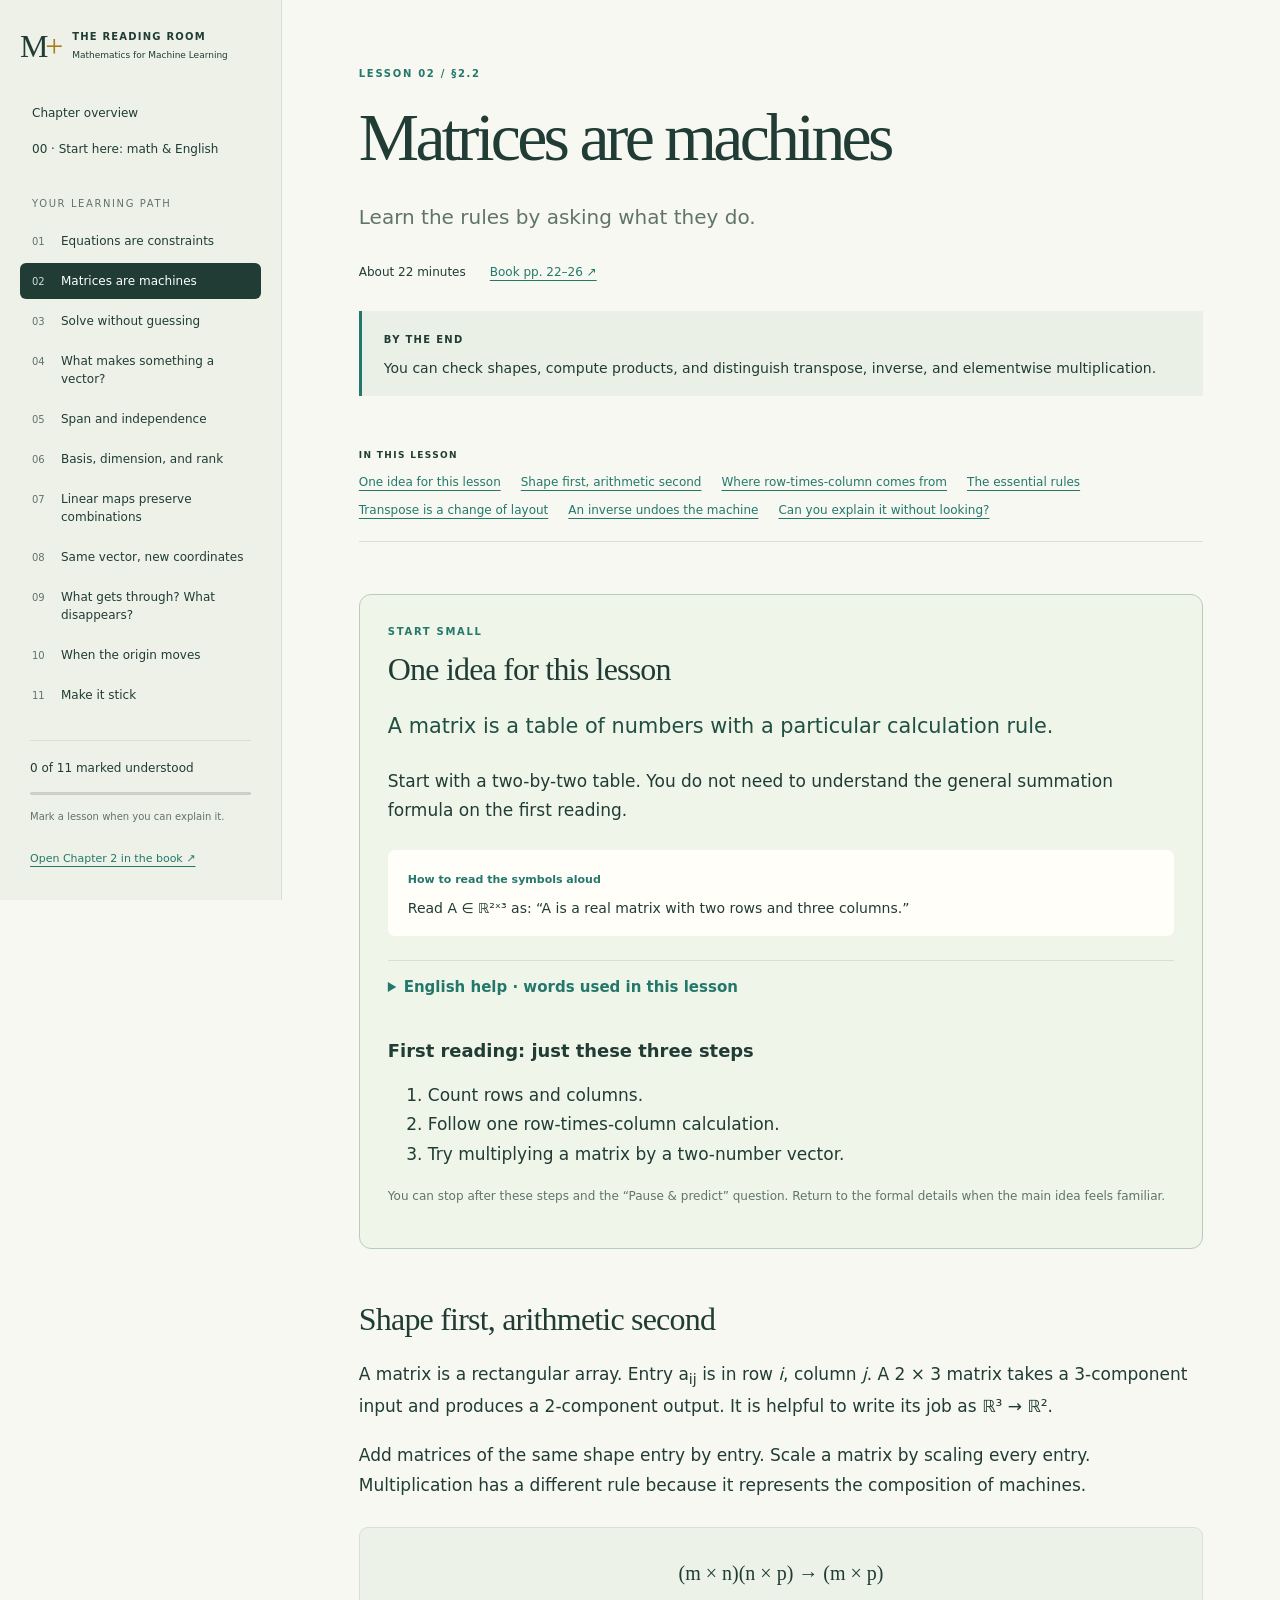
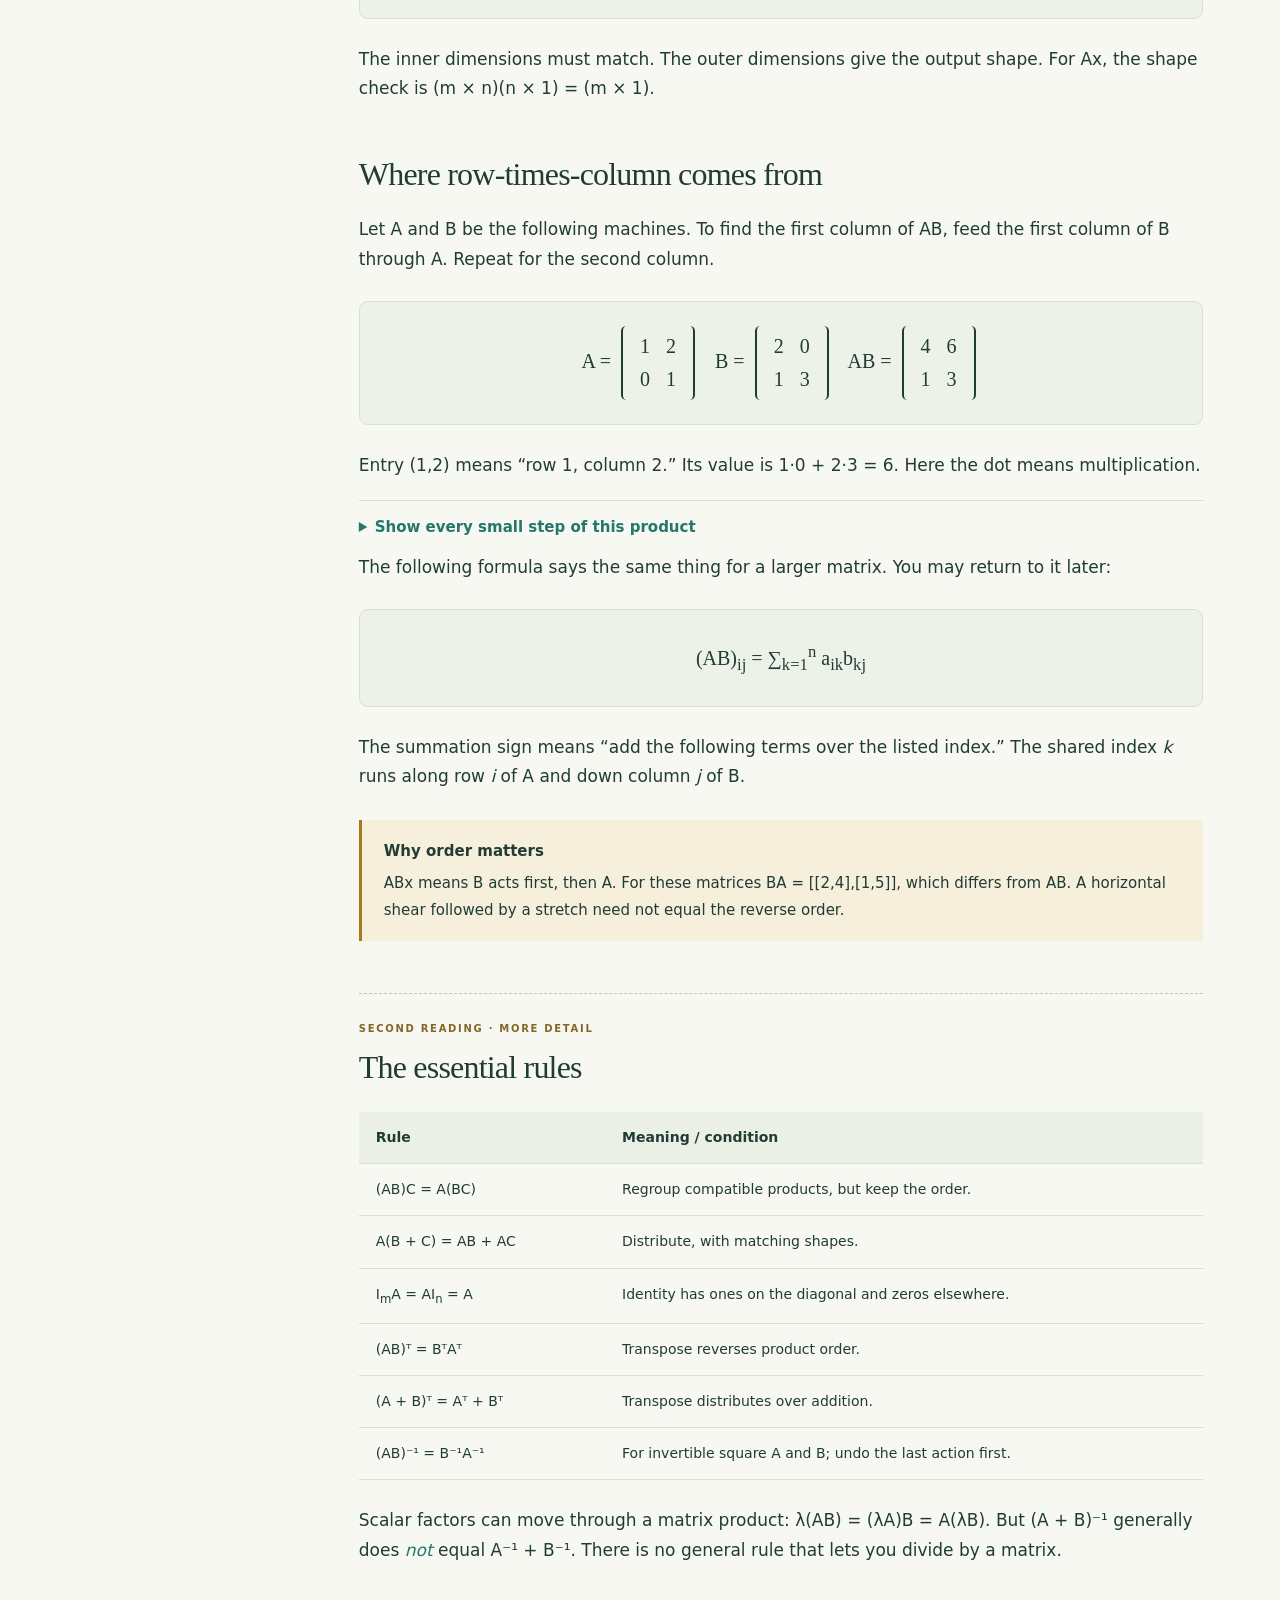
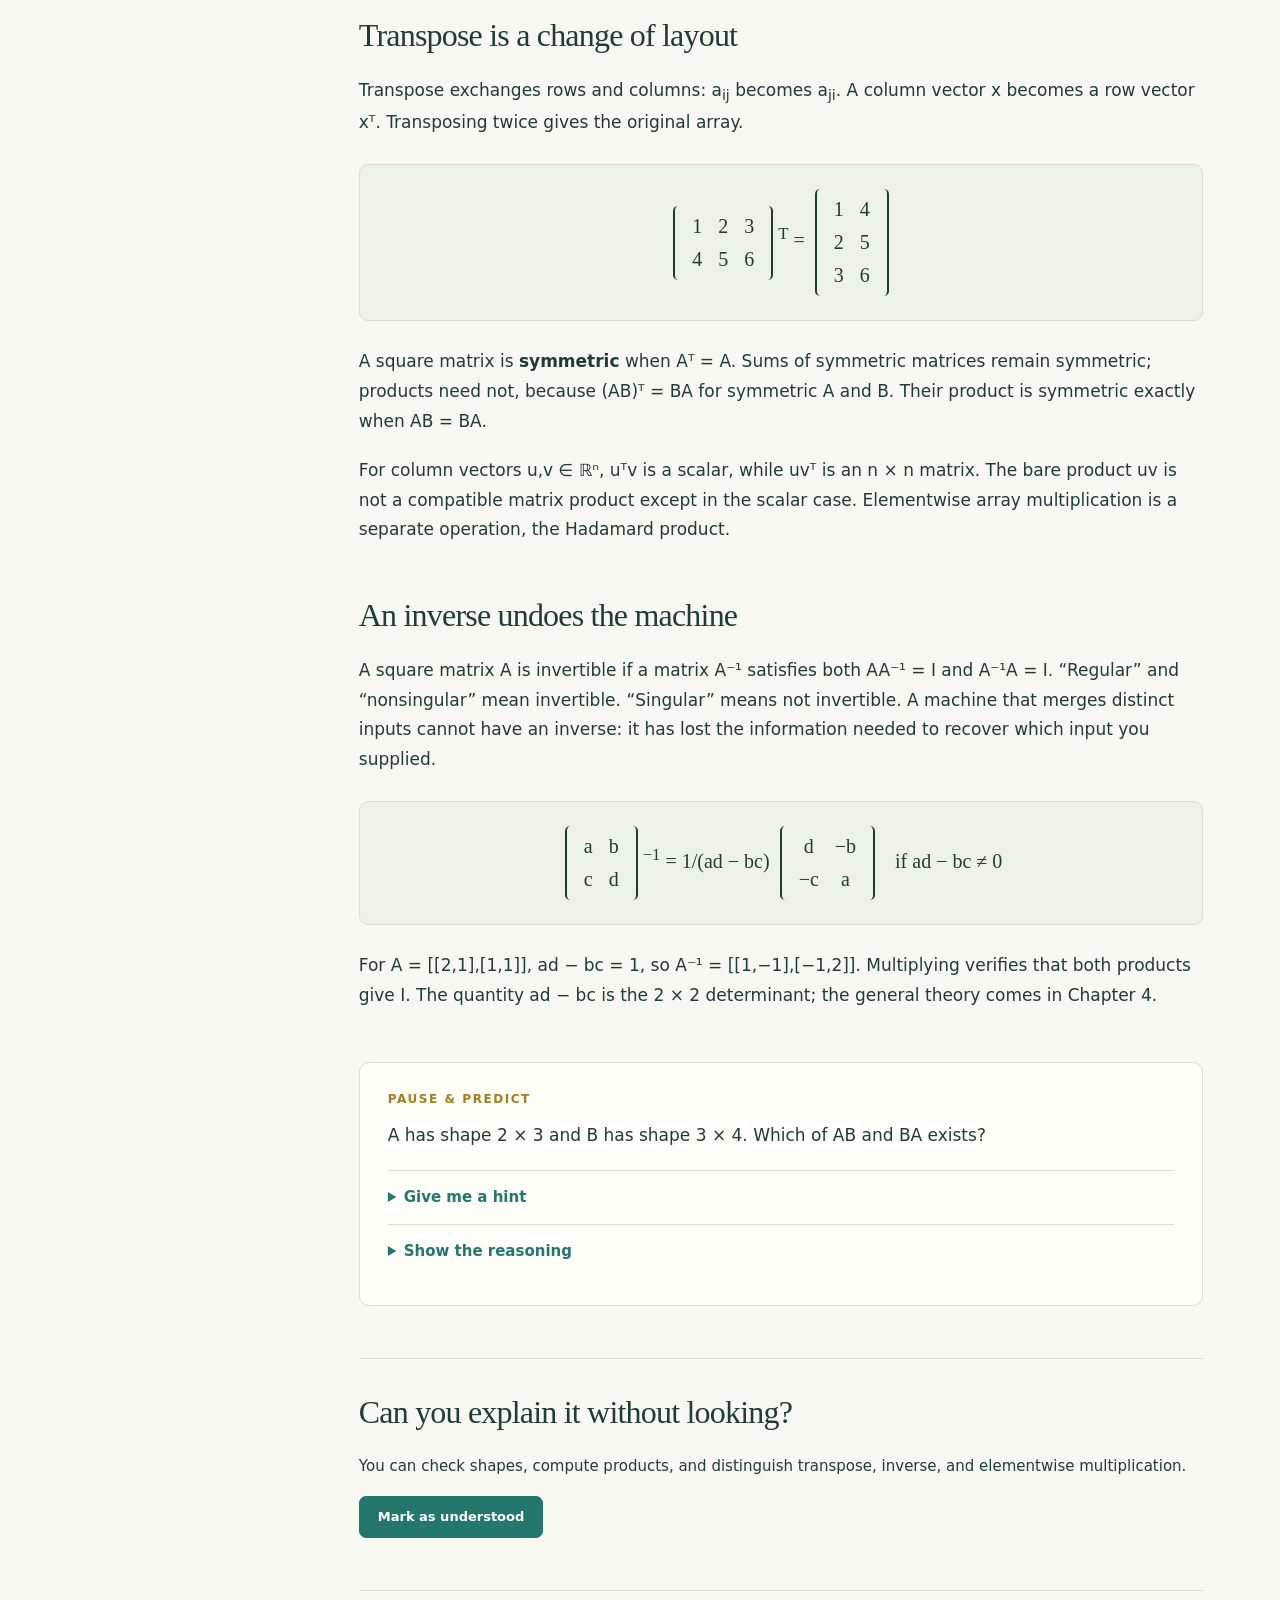
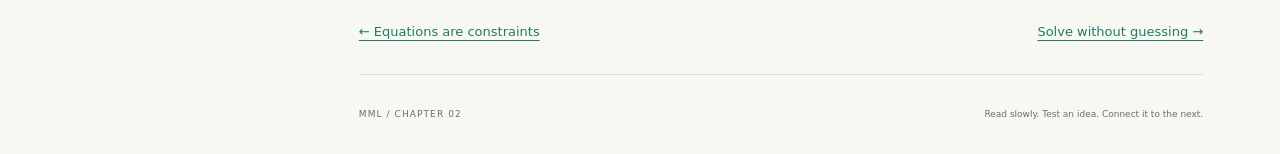
<file: chapter-2/02-matrices.html>
<!doctype html><html lang="en"><head><meta charset="utf-8"><meta name="viewport" content="width=device-width, initial-scale=1"><meta name="description" content="An illustrated, interactive reading companion to Chapter 2 of Mathematics for Machine Learning."><title>Matrices are machines · MML Chapter 2</title><link rel="icon" type="image/svg+xml" sizes="any" href="../favicon.svg"><link rel="stylesheet" href="assets/style.css"><script src="assets/app.js" defer></script></head><body data-page="02-matrices"><a class="skip" href="#main">Skip to lesson</a><header class="mobile-header"><a href="index.html">MML / CHAPTER 02</a><button id="menu" type="button" aria-expanded="false" aria-controls="sidebar">Lessons</button></header><aside class="sidebar" id="sidebar"><a class="brand" href="index.html"><span class="brand-mark">M<span>+</span></span><span>THE READING ROOM<small>Mathematics for Machine Learning</small></span></a><a class="overview" href="index.html" >Chapter overview</a><a class="overview" href="00-start.html">00 · Start here: math & English</a><div class="nav-label">YOUR LEARNING PATH</div><nav aria-label="Lessons"><a href="01-systems.html" data-page="01-systems"><span>01</span>Equations are constraints</a><a href="02-matrices.html" aria-current="page" data-page="02-matrices"><span>02</span>Matrices are machines</a><a href="03-elimination.html" data-page="03-elimination"><span>03</span>Solve without guessing</a><a href="04-spaces.html" data-page="04-spaces"><span>04</span>What makes something a vector?</a><a href="05-independence.html" data-page="05-independence"><span>05</span>Span and independence</a><a href="06-basis.html" data-page="06-basis"><span>06</span>Basis, dimension, and rank</a><a href="07-maps.html" data-page="07-maps"><span>07</span>Linear maps preserve combinations</a><a href="08-coordinates.html" data-page="08-coordinates"><span>08</span>Same vector, new coordinates</a><a href="09-kernel.html" data-page="09-kernel"><span>09</span>What gets through? What disappears?</a><a href="10-affine.html" data-page="10-affine"><span>10</span>When the origin moves</a><a href="11-practice.html" data-page="11-practice"><span>11</span>Make it stick</a></nav><div class="progress-box"><span id="progress-label">Your progress</span><progress id="progress" max="11" value="0" aria-label="Lessons marked understood"></progress><small>Mark a lesson when you can explain it.</small></div><a class="book-link" href="../mml-book.pdf#page=23">Open Chapter 2 in the book ↗</a></aside><main id="main"><header class="lesson-header"><div class="eyebrow">LESSON 02 / §2.2</div><h1>Matrices are machines</h1><p class="lede">Learn the rules by asking what they do.</p><div class="meta"><span>About 22 minutes</span><a href="../mml-book.pdf#page=28">Book pp. 22–26 ↗</a></div><div class="goal"><strong>By the end</strong><p>You can check shapes, compute products, and distinguish transpose, inverse, and elementwise multiplication.</p></div></header><nav class="on-this-page" aria-label="On this page"><strong>IN THIS LESSON</strong><div id="section-links"></div></nav><section class="gentle-start"><div class="eyebrow">START SMALL</div><h2>One idea for this lesson</h2><p class="plain-idea">A matrix is a table of numbers with a particular calculation rule.</p><p>Start with a two-by-two table. You do not need to understand the general summation formula on the first reading.</p><div class="say-it"><strong>How to read the symbols aloud</strong><p>Read A ∈ ℝ²ˣ³ as: “A is a real matrix with two rows and three columns.”</p></div><details class="word-help"><summary>English help · words used in this lesson</summary><dl><dt>matrix / matrices</dt><dd>One table is a matrix. More than one are matrices.</dd><dt>row</dt><dd>A horizontal line of entries: left to right.</dd><dt>column</dt><dd>A vertical line of entries: top to bottom.</dd><dt>entry</dt><dd>One number in the table.</dd><dt>transpose</dt><dd>Exchange the rows and columns.</dd><dt>inverse</dt><dd>A matrix that undoes another matrix.</dd></dl></details><h3>First reading: just these three steps</h3><ol><li>Count rows and columns.</li><li>Follow one row-times-column calculation.</li><li>Try multiplying a matrix by a two-number vector.</li></ol><p class="caption">You can stop after these steps and the “Pause & predict” question. Return to the formal details when the main idea feels familiar.</p></section><section><h2>Shape first, arithmetic second</h2><p>A matrix is a rectangular array. Entry a<sub>ij</sub> is in row <i>i</i>, column <i>j</i>. A 2 × 3 matrix takes a 3-component input and produces a 2-component output. It is helpful to write its job as ℝ³ → ℝ².</p><p>Add matrices of the same shape entry by entry. Scale a matrix by scaling every entry. Multiplication has a different rule because it represents the composition of machines.</p><div class="equation">(m × n)(n × p) → (m × p)</div><p>The inner dimensions must match. The outer dimensions give the output shape. For Ax, the shape check is (m × n)(n × 1) = (m × 1).</p></section><section><h2>Where row-times-column comes from</h2><p>Let A and B be the following machines. To find the first column of AB, feed the first column of B through A. Repeat for the second column.</p><div class="equation">A = <span class="matrix" role="math" aria-label="Matrix: 1, 2; 0, 1"><span><span class="matrix-row"><span>1</span><span>2</span></span><span class="matrix-row"><span>0</span><span>1</span></span></span></span> &nbsp; B = <span class="matrix" role="math" aria-label="Matrix: 2, 0; 1, 3"><span><span class="matrix-row"><span>2</span><span>0</span></span><span class="matrix-row"><span>1</span><span>3</span></span></span></span> &nbsp; AB = <span class="matrix" role="math" aria-label="Matrix: 4, 6; 1, 3"><span><span class="matrix-row"><span>4</span><span>6</span></span><span class="matrix-row"><span>1</span><span>3</span></span></span></span></div><p>Entry (1,2) means “row 1, column 2.” Its value is 1·0 + 2·3 = 6. Here the dot means multiplication.</p><details><summary>Show every small step of this product</summary><p>Top left: 1×2 + 2×1 = 2 + 2 = 4.<br>Top right: 1×0 + 2×3 = 0 + 6 = 6.<br>Bottom left: 0×2 + 1×1 = 0 + 1 = 1.<br>Bottom right: 0×0 + 1×3 = 0 + 3 = 3.</p><p>Put these four answers in their matching positions. The result is [[4,6],[1,3]].</p></details><p>The following formula says the same thing for a larger matrix. You may return to it later:</p><div class="equation">(AB)<sub>ij</sub> = ∑<sub>k=1</sub><sup>n</sup> a<sub>ik</sub>b<sub>kj</sub></div><p>The summation sign means “add the following terms over the listed index.” The shared index <i>k</i> runs along row <i>i</i> of A and down column <i>j</i> of B.</p><aside class="insight"><strong>Why order matters</strong><p>ABx means B acts first, then A. For these matrices BA = [[2,4],[1,5]], which differs from AB. A horizontal shear followed by a stretch need not equal the reverse order.</p></aside></section><section class="second-pass"><div class="eyebrow">SECOND READING · MORE DETAIL</div><h2>The essential rules</h2><div class="table-wrap"><table><thead><tr><th>Rule</th><th>Meaning / condition</th></tr></thead><tbody><tr><td>(AB)C = A(BC)</td><td>Regroup compatible products, but keep the order.</td></tr><tr><td>A(B + C) = AB + AC</td><td>Distribute, with matching shapes.</td></tr><tr><td>I<sub>m</sub>A = AI<sub>n</sub> = A</td><td>Identity has ones on the diagonal and zeros elsewhere.</td></tr><tr><td>(AB)ᵀ = BᵀAᵀ</td><td>Transpose reverses product order.</td></tr><tr><td>(A + B)ᵀ = Aᵀ + Bᵀ</td><td>Transpose distributes over addition.</td></tr><tr><td>(AB)⁻¹ = B⁻¹A⁻¹</td><td>For invertible square A and B; undo the last action first.</td></tr></tbody></table></div><p>Scalar factors can move through a matrix product: λ(AB) = (λA)B = A(λB). But (A + B)⁻¹ generally does <em>not</em> equal A⁻¹ + B⁻¹. There is no general rule that lets you divide by a matrix.</p></section><section><h2>Transpose is a change of layout</h2><p>Transpose exchanges rows and columns: a<sub>ij</sub> becomes a<sub>ji</sub>. A column vector x becomes a row vector xᵀ. Transposing twice gives the original array.</p><div class="equation"><span class="matrix" role="math" aria-label="Matrix: 1, 2, 3; 4, 5, 6"><span><span class="matrix-row"><span>1</span><span>2</span><span>3</span></span><span class="matrix-row"><span>4</span><span>5</span><span>6</span></span></span></span><sup>T</sup> = <span class="matrix" role="math" aria-label="Matrix: 1, 4; 2, 5; 3, 6"><span><span class="matrix-row"><span>1</span><span>4</span></span><span class="matrix-row"><span>2</span><span>5</span></span><span class="matrix-row"><span>3</span><span>6</span></span></span></span></div><p>A square matrix is <strong>symmetric</strong> when Aᵀ = A. Sums of symmetric matrices remain symmetric; products need not, because (AB)ᵀ = BA for symmetric A and B. Their product is symmetric exactly when AB = BA.</p><p>For column vectors u,v ∈ ℝⁿ, uᵀv is a scalar, while uvᵀ is an n × n matrix. The bare product uv is not a compatible matrix product except in the scalar case. Elementwise array multiplication is a separate operation, the Hadamard product.</p></section><section><h2>An inverse undoes the machine</h2><p>A square matrix A is invertible if a matrix A⁻¹ satisfies both AA⁻¹ = I and A⁻¹A = I. “Regular” and “nonsingular” mean invertible. “Singular” means not invertible. A machine that merges distinct inputs cannot have an inverse: it has lost the information needed to recover which input you supplied.</p><div class="equation"><span class="matrix" role="math" aria-label="Matrix: a, b; c, d"><span><span class="matrix-row"><span>a</span><span>b</span></span><span class="matrix-row"><span>c</span><span>d</span></span></span></span><sup>−1</sup> = 1/(ad − bc) <span class="matrix" role="math" aria-label="Matrix: d, −b; −c, a"><span><span class="matrix-row"><span>d</span><span>−b</span></span><span class="matrix-row"><span>−c</span><span>a</span></span></span></span> &nbsp; if ad − bc ≠ 0</div><p>For A = [[2,1],[1,1]], ad − bc = 1, so A⁻¹ = [[1,−1],[−1,2]]. Multiplying verifies that both products give I. The quantity ad − bc is the 2 × 2 determinant; the general theory comes in Chapter 4.</p></section><section class="check"><h3>Pause & predict</h3><p>A has shape 2 × 3 and B has shape 3 × 4. Which of AB and BA exists?</p><details><summary>Give me a hint</summary><p>Check the neighboring dimensions separately.</p></details><details><summary>Show the reasoning</summary><p>AB exists and has shape 2 × 4. BA would require 4 = 2, so it is undefined. Do not confuse an undefined product with a zero product.</p></details></section><section class="finish"><h2>Can you explain it without looking?</h2><p>You can check shapes, compute products, and distinguish transpose, inverse, and elementwise multiplication.</p><button type="button" id="mark-done" aria-pressed="false">Mark as understood</button><span id="saved-status" role="status"></span></section><nav class="page-nav" aria-label="Previous and next lesson"><a href="01-systems.html">← Equations are constraints</a><a href="03-elimination.html">Solve without guessing →</a></nav><footer>MML / CHAPTER 02 <span>Read slowly. Test an idea. Connect it to the next.</span></footer></main></body></html>
</file>
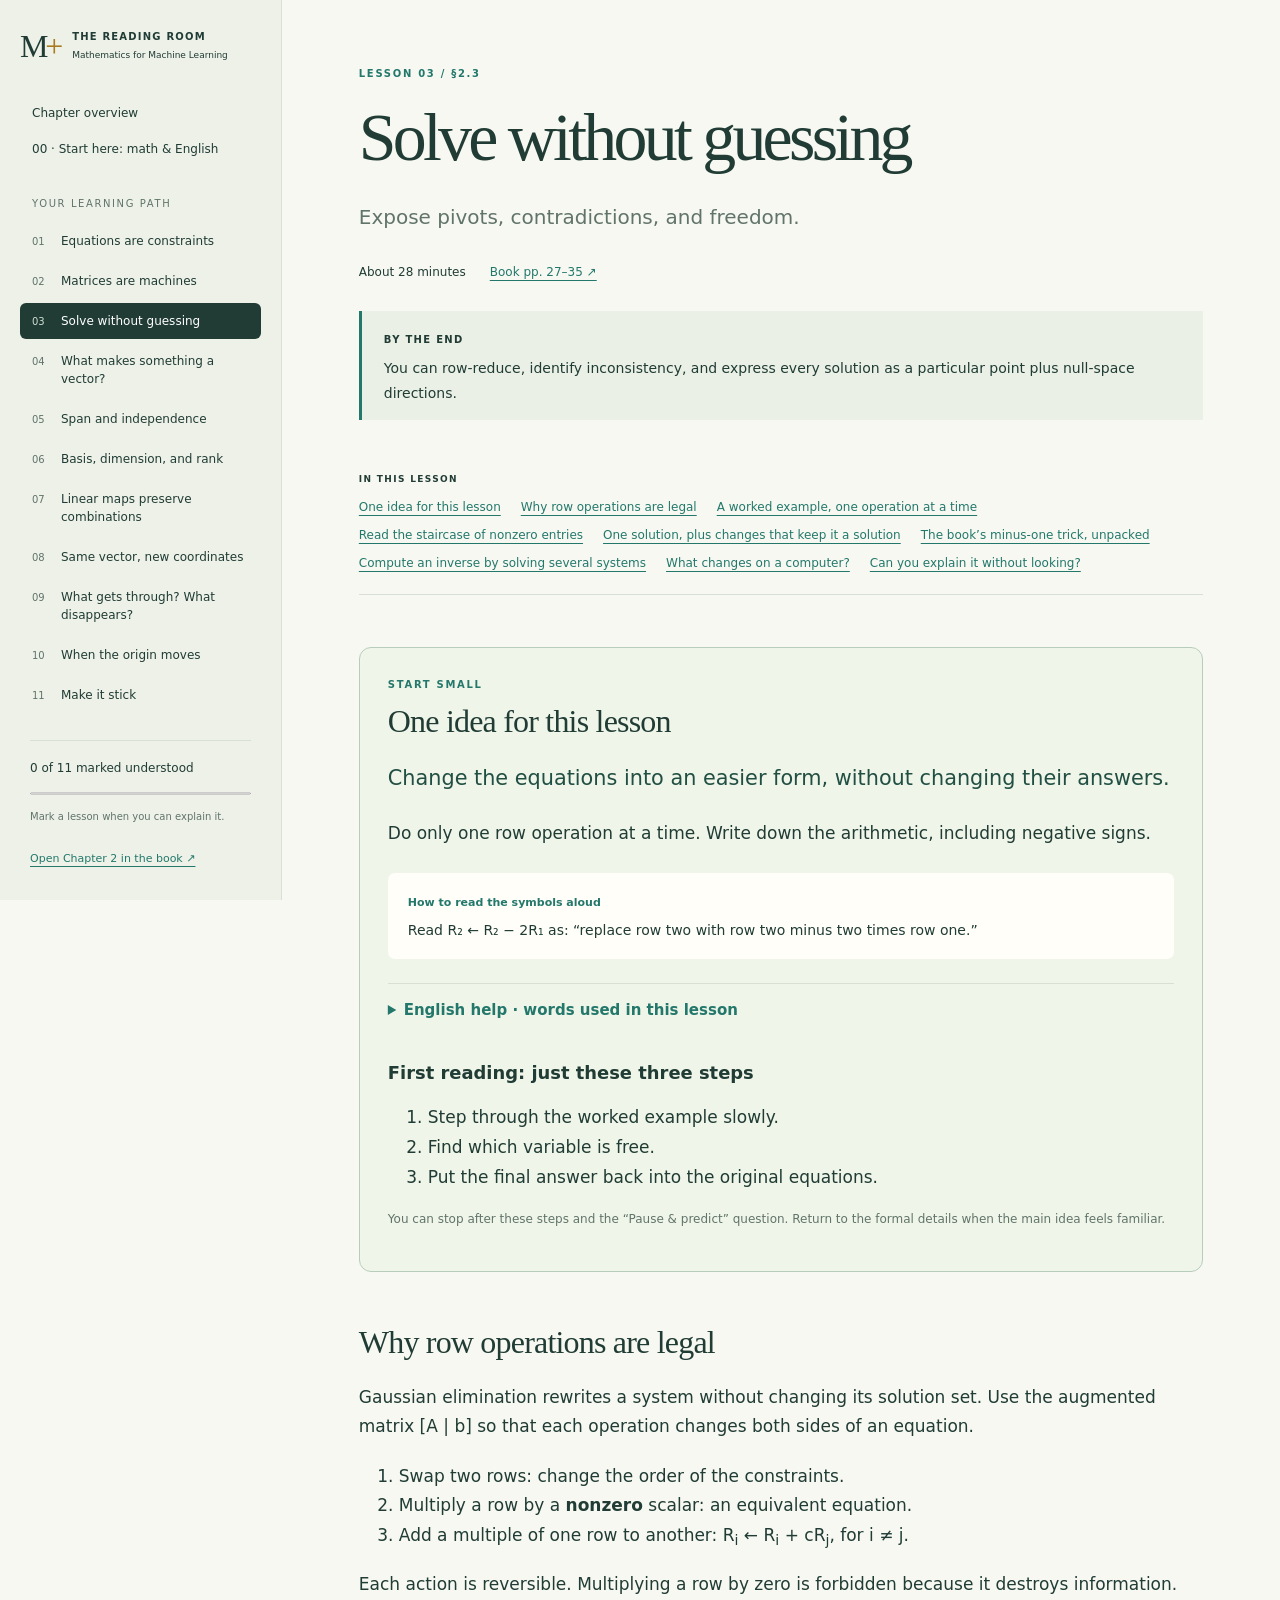
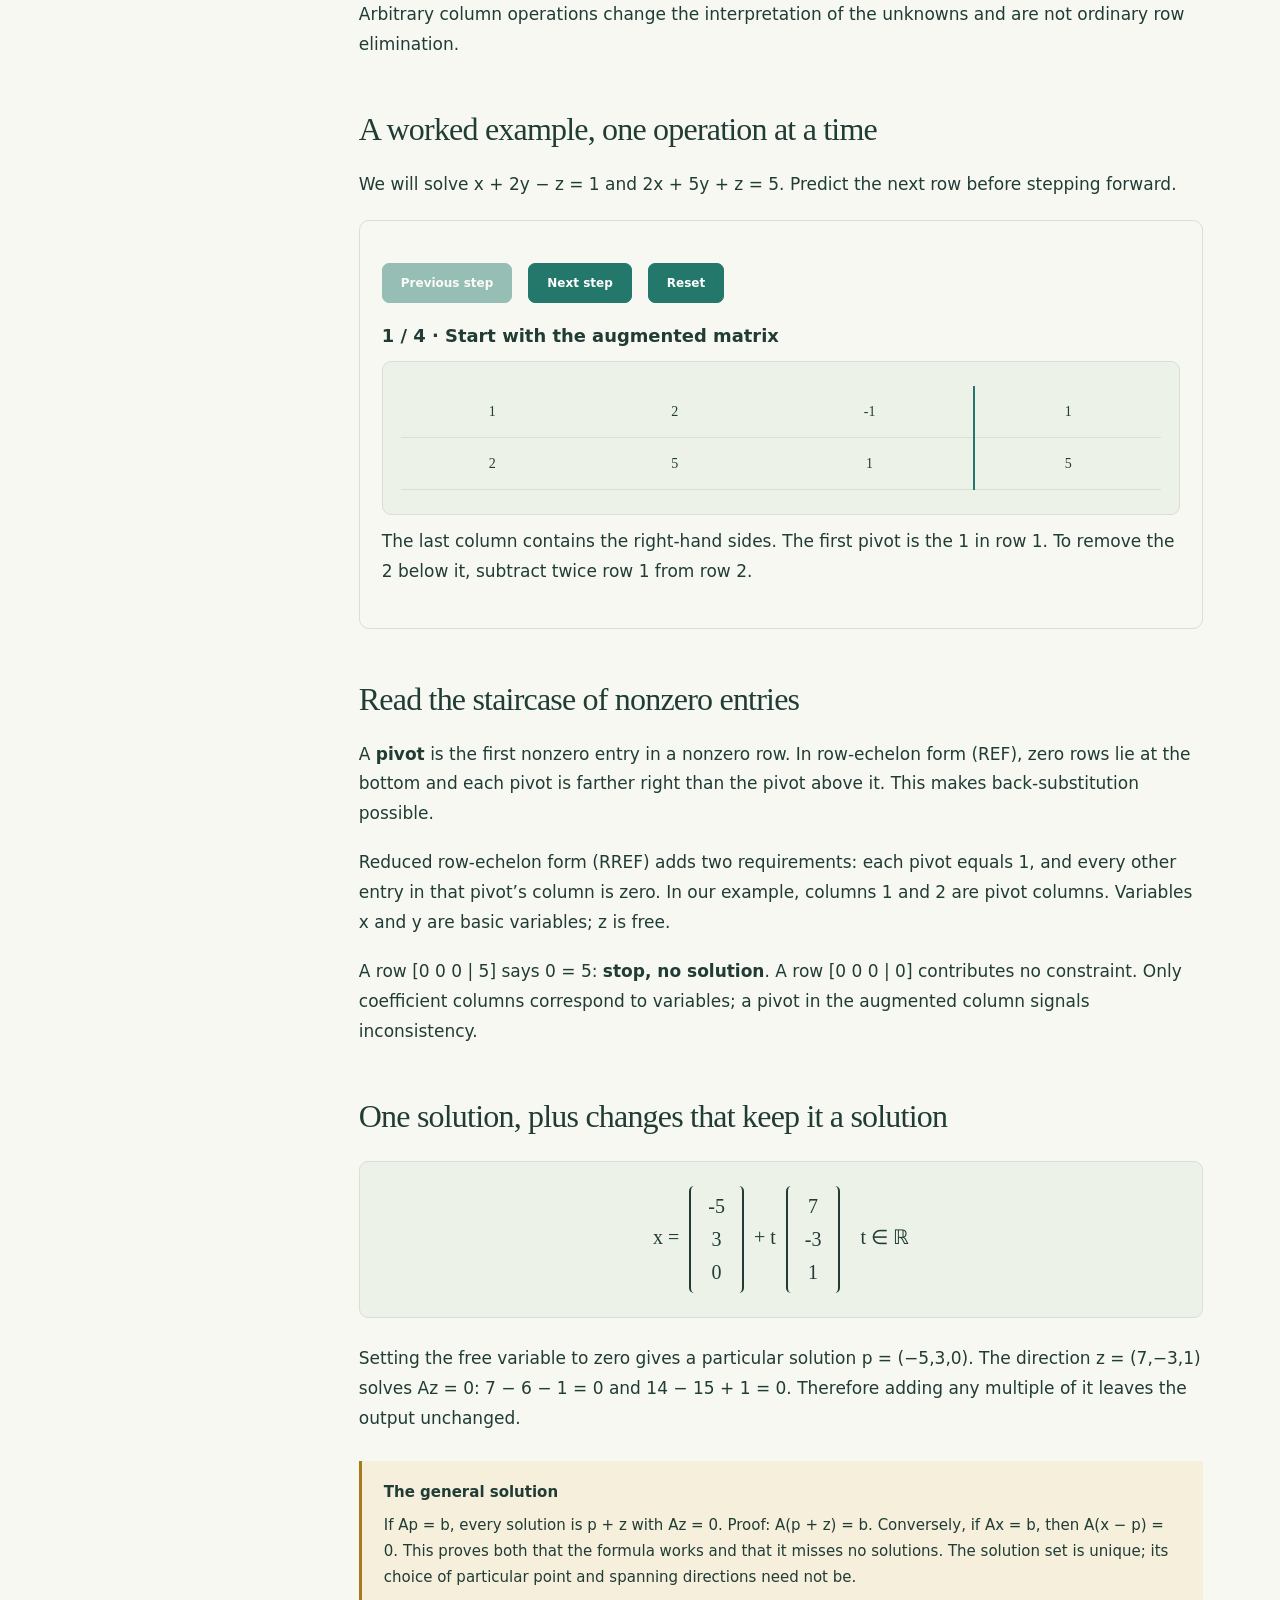
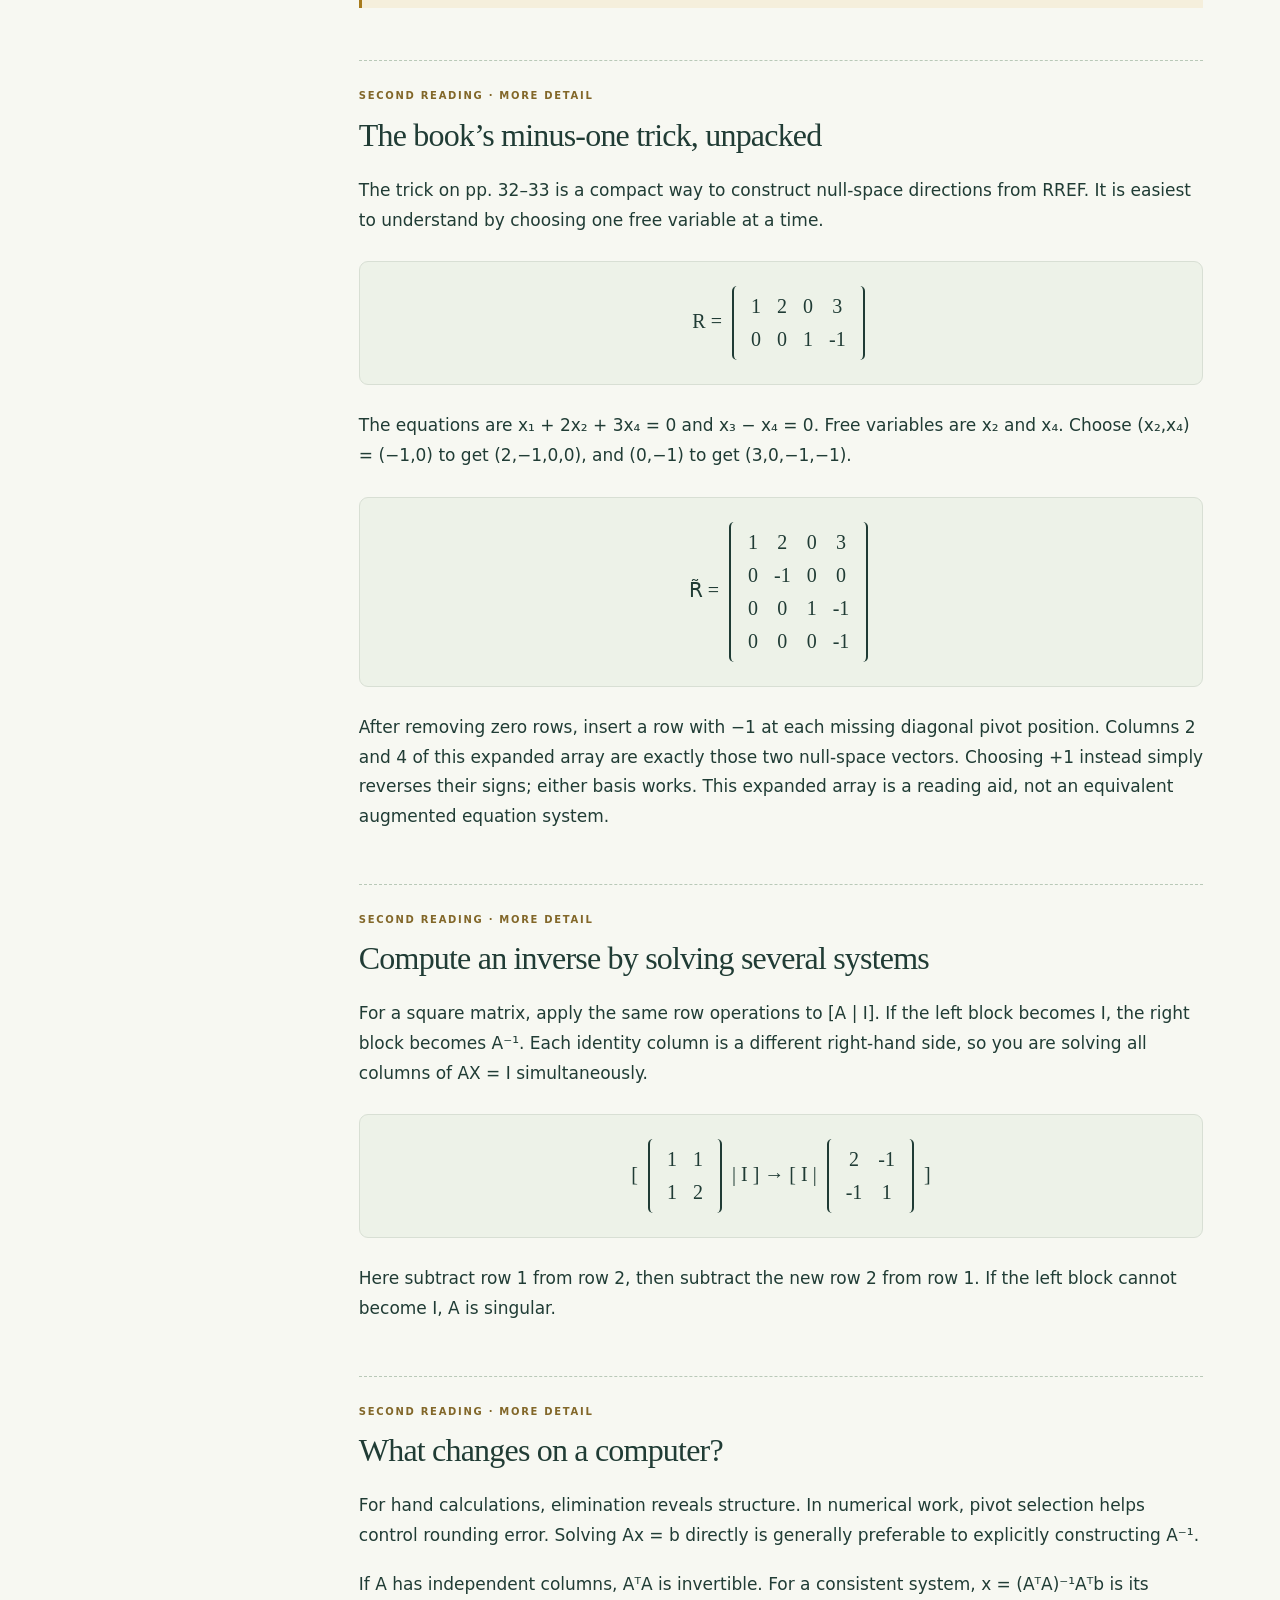
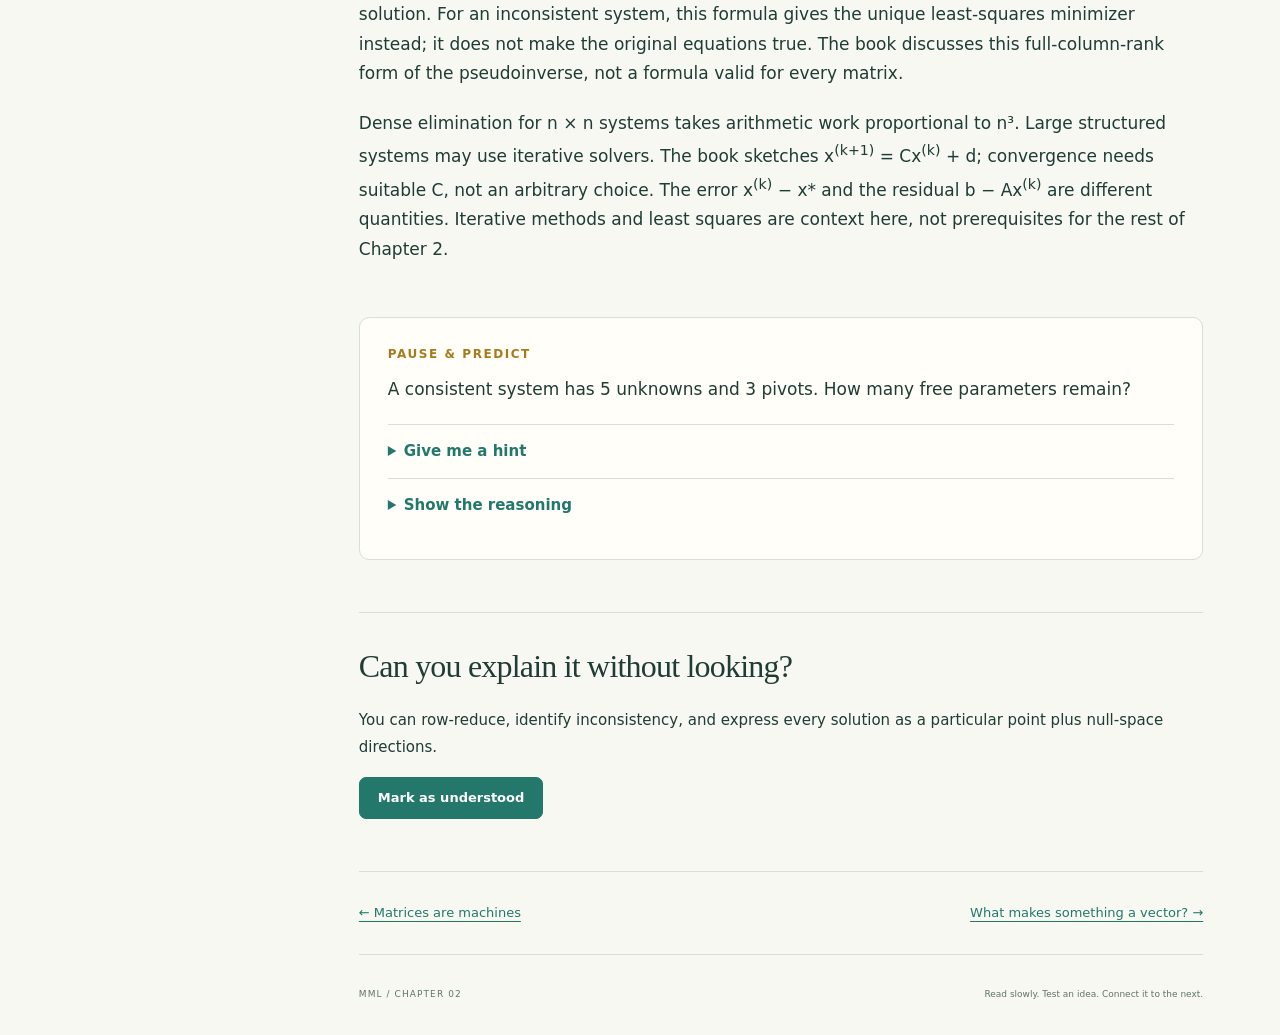
<file: chapter-2/03-elimination.html>
<!doctype html><html lang="en"><head><meta charset="utf-8"><meta name="viewport" content="width=device-width, initial-scale=1"><meta name="description" content="An illustrated, interactive reading companion to Chapter 2 of Mathematics for Machine Learning."><title>Solve without guessing · MML Chapter 2</title><link rel="icon" type="image/svg+xml" sizes="any" href="../favicon.svg"><link rel="stylesheet" href="assets/style.css"><script src="assets/app.js" defer></script></head><body data-page="03-elimination"><a class="skip" href="#main">Skip to lesson</a><header class="mobile-header"><a href="index.html">MML / CHAPTER 02</a><button id="menu" type="button" aria-expanded="false" aria-controls="sidebar">Lessons</button></header><aside class="sidebar" id="sidebar"><a class="brand" href="index.html"><span class="brand-mark">M<span>+</span></span><span>THE READING ROOM<small>Mathematics for Machine Learning</small></span></a><a class="overview" href="index.html" >Chapter overview</a><a class="overview" href="00-start.html">00 · Start here: math & English</a><div class="nav-label">YOUR LEARNING PATH</div><nav aria-label="Lessons"><a href="01-systems.html" data-page="01-systems"><span>01</span>Equations are constraints</a><a href="02-matrices.html" data-page="02-matrices"><span>02</span>Matrices are machines</a><a href="03-elimination.html" aria-current="page" data-page="03-elimination"><span>03</span>Solve without guessing</a><a href="04-spaces.html" data-page="04-spaces"><span>04</span>What makes something a vector?</a><a href="05-independence.html" data-page="05-independence"><span>05</span>Span and independence</a><a href="06-basis.html" data-page="06-basis"><span>06</span>Basis, dimension, and rank</a><a href="07-maps.html" data-page="07-maps"><span>07</span>Linear maps preserve combinations</a><a href="08-coordinates.html" data-page="08-coordinates"><span>08</span>Same vector, new coordinates</a><a href="09-kernel.html" data-page="09-kernel"><span>09</span>What gets through? What disappears?</a><a href="10-affine.html" data-page="10-affine"><span>10</span>When the origin moves</a><a href="11-practice.html" data-page="11-practice"><span>11</span>Make it stick</a></nav><div class="progress-box"><span id="progress-label">Your progress</span><progress id="progress" max="11" value="0" aria-label="Lessons marked understood"></progress><small>Mark a lesson when you can explain it.</small></div><a class="book-link" href="../mml-book.pdf#page=23">Open Chapter 2 in the book ↗</a></aside><main id="main"><header class="lesson-header"><div class="eyebrow">LESSON 03 / §2.3</div><h1>Solve without guessing</h1><p class="lede">Expose pivots, contradictions, and freedom.</p><div class="meta"><span>About 28 minutes</span><a href="../mml-book.pdf#page=33">Book pp. 27–35 ↗</a></div><div class="goal"><strong>By the end</strong><p>You can row-reduce, identify inconsistency, and express every solution as a particular point plus null-space directions.</p></div></header><nav class="on-this-page" aria-label="On this page"><strong>IN THIS LESSON</strong><div id="section-links"></div></nav><section class="gentle-start"><div class="eyebrow">START SMALL</div><h2>One idea for this lesson</h2><p class="plain-idea">Change the equations into an easier form, without changing their answers.</p><p>Do only one row operation at a time. Write down the arithmetic, including negative signs.</p><div class="say-it"><strong>How to read the symbols aloud</strong><p>Read R₂ ← R₂ − 2R₁ as: “replace row two with row two minus two times row one.”</p></div><details class="word-help"><summary>English help · words used in this lesson</summary><dl><dt>elimination</dt><dd>Removing a variable from an equation by combining equations.</dd><dt>pivot</dt><dd>The first nonzero entry of a nonzero row in the staircase form.</dd><dt>free variable</dt><dd>A variable you may choose; the other variables then follow.</dd><dt>particular solution</dt><dd>One answer that works.</dd><dt>general solution</dt><dd>A description of all the answers.</dd></dl></details><h3>First reading: just these three steps</h3><ol><li>Step through the worked example slowly.</li><li>Find which variable is free.</li><li>Put the final answer back into the original equations.</li></ol><p class="caption">You can stop after these steps and the “Pause & predict” question. Return to the formal details when the main idea feels familiar.</p></section><section><h2>Why row operations are legal</h2><p>Gaussian elimination rewrites a system without changing its solution set. Use the augmented matrix [A | b] so that each operation changes both sides of an equation.</p><ol><li>Swap two rows: change the order of the constraints.</li><li>Multiply a row by a <strong>nonzero</strong> scalar: an equivalent equation.</li><li>Add a multiple of one row to another: R<sub>i</sub> ← R<sub>i</sub> + cR<sub>j</sub>, for i ≠ j.</li></ol><p>Each action is reversible. Multiplying a row by zero is forbidden because it destroys information. Arbitrary column operations change the interpretation of the unknowns and are not ordinary row elimination.</p></section><section><h2>A worked example, one operation at a time</h2><p>We will solve x + 2y − z = 1 and 2x + 5y + z = 5. Predict the next row before stepping forward.</p><div class="elimination"><div class="controls"><button type="button" id="elim-prev">Previous step</button><button type="button" id="elim-next">Next step</button><button type="button" id="elim-reset">Reset</button></div><div id="elim-view" aria-live="polite"></div></div><noscript><p>[1 2 −1 | 1; 2 5 1 | 5] → [1 2 −1 | 1; 0 1 3 | 3] → [1 0 −7 | −5; 0 1 3 | 3]. Thus x = −5 + 7t, y = 3 − 3t, z = t.</p></noscript></section><section><h2>Read the staircase of nonzero entries</h2><p>A <strong>pivot</strong> is the first nonzero entry in a nonzero row. In row-echelon form (REF), zero rows lie at the bottom and each pivot is farther right than the pivot above it. This makes back-substitution possible.</p><p>Reduced row-echelon form (RREF) adds two requirements: each pivot equals 1, and every other entry in that pivot’s column is zero. In our example, columns 1 and 2 are pivot columns. Variables x and y are basic variables; z is free.</p><p>A row [0 0 0 | 5] says 0 = 5: <strong>stop, no solution</strong>. A row [0 0 0 | 0] contributes no constraint. Only coefficient columns correspond to variables; a pivot in the augmented column signals inconsistency.</p></section><section><h2>One solution, plus changes that keep it a solution</h2><div class="equation">x = <span class="matrix" role="math" aria-label="Matrix: -5; 3; 0"><span><span class="matrix-row"><span>-5</span></span><span class="matrix-row"><span>3</span></span><span class="matrix-row"><span>0</span></span></span></span> + t <span class="matrix" role="math" aria-label="Matrix: 7; -3; 1"><span><span class="matrix-row"><span>7</span></span><span class="matrix-row"><span>-3</span></span><span class="matrix-row"><span>1</span></span></span></span> &nbsp; t ∈ ℝ</div><p>Setting the free variable to zero gives a particular solution p = (−5,3,0). The direction z = (7,−3,1) solves Az = 0: 7 − 6 − 1 = 0 and 14 − 15 + 1 = 0. Therefore adding any multiple of it leaves the output unchanged.</p><aside class="insight"><strong>The general solution</strong><p>If Ap = b, every solution is p + z with Az = 0. Proof: A(p + z) = b. Conversely, if Ax = b, then A(x − p) = 0. This proves both that the formula works and that it misses no solutions. The solution set is unique; its choice of particular point and spanning directions need not be.</p></aside></section><section class="second-pass"><div class="eyebrow">SECOND READING · MORE DETAIL</div><h2>The book’s minus-one trick, unpacked</h2><p>The trick on pp. 32–33 is a compact way to construct null-space directions from RREF. It is easiest to understand by choosing one free variable at a time.</p><div class="equation">R = <span class="matrix" role="math" aria-label="Matrix: 1, 2, 0, 3; 0, 0, 1, -1"><span><span class="matrix-row"><span>1</span><span>2</span><span>0</span><span>3</span></span><span class="matrix-row"><span>0</span><span>0</span><span>1</span><span>-1</span></span></span></span></div><p>The equations are x₁ + 2x₂ + 3x₄ = 0 and x₃ − x₄ = 0. Free variables are x₂ and x₄. Choose (x₂,x₄) = (−1,0) to get (2,−1,0,0), and (0,−1) to get (3,0,−1,−1).</p><div class="equation">R̃ = <span class="matrix" role="math" aria-label="Matrix: 1, 2, 0, 3; 0, -1, 0, 0; 0, 0, 1, -1; 0, 0, 0, -1"><span><span class="matrix-row"><span>1</span><span>2</span><span>0</span><span>3</span></span><span class="matrix-row"><span>0</span><span>-1</span><span>0</span><span>0</span></span><span class="matrix-row"><span>0</span><span>0</span><span>1</span><span>-1</span></span><span class="matrix-row"><span>0</span><span>0</span><span>0</span><span>-1</span></span></span></span></div><p>After removing zero rows, insert a row with −1 at each missing diagonal pivot position. Columns 2 and 4 of this expanded array are exactly those two null-space vectors. Choosing +1 instead simply reverses their signs; either basis works. This expanded array is a reading aid, not an equivalent augmented equation system.</p></section><section class="second-pass"><div class="eyebrow">SECOND READING · MORE DETAIL</div><h2>Compute an inverse by solving several systems</h2><p>For a square matrix, apply the same row operations to [A | I]. If the left block becomes I, the right block becomes A⁻¹. Each identity column is a different right-hand side, so you are solving all columns of AX = I simultaneously.</p><div class="equation">[ <span class="matrix" role="math" aria-label="Matrix: 1, 1; 1, 2"><span><span class="matrix-row"><span>1</span><span>1</span></span><span class="matrix-row"><span>1</span><span>2</span></span></span></span> | I ] → [ I | <span class="matrix" role="math" aria-label="Matrix: 2, -1; -1, 1"><span><span class="matrix-row"><span>2</span><span>-1</span></span><span class="matrix-row"><span>-1</span><span>1</span></span></span></span> ]</div><p>Here subtract row 1 from row 2, then subtract the new row 2 from row 1. If the left block cannot become I, A is singular.</p></section><section class="second-pass"><div class="eyebrow">SECOND READING · MORE DETAIL</div><h2>What changes on a computer?</h2><p>For hand calculations, elimination reveals structure. In numerical work, pivot selection helps control rounding error. Solving Ax = b directly is generally preferable to explicitly constructing A⁻¹.</p><p>If A has independent columns, AᵀA is invertible. For a consistent system, x = (AᵀA)⁻¹Aᵀb is its solution. For an inconsistent system, this formula gives the unique least-squares minimizer instead; it does not make the original equations true. The book discusses this full-column-rank form of the pseudoinverse, not a formula valid for every matrix.</p><p>Dense elimination for n × n systems takes arithmetic work proportional to n³. Large structured systems may use iterative solvers. The book sketches x<sup>(k+1)</sup> = Cx<sup>(k)</sup> + d; convergence needs suitable C, not an arbitrary choice. The error x<sup>(k)</sup> − x* and the residual b − Ax<sup>(k)</sup> are different quantities. Iterative methods and least squares are context here, not prerequisites for the rest of Chapter 2.</p></section><section class="check"><h3>Pause & predict</h3><p>A consistent system has 5 unknowns and 3 pivots. How many free parameters remain?</p><details><summary>Give me a hint</summary><p>Each pivot determines one basic variable.</p></details><details><summary>Show the reasoning</summary><p>Two. Set each free variable independently; solve for the three basic variables. The solution set is a two-dimensional affine space, even though each solution has five entries.</p></details></section><section class="finish"><h2>Can you explain it without looking?</h2><p>You can row-reduce, identify inconsistency, and express every solution as a particular point plus null-space directions.</p><button type="button" id="mark-done" aria-pressed="false">Mark as understood</button><span id="saved-status" role="status"></span></section><nav class="page-nav" aria-label="Previous and next lesson"><a href="02-matrices.html">← Matrices are machines</a><a href="04-spaces.html">What makes something a vector? →</a></nav><footer>MML / CHAPTER 02 <span>Read slowly. Test an idea. Connect it to the next.</span></footer></main></body></html>
</file>
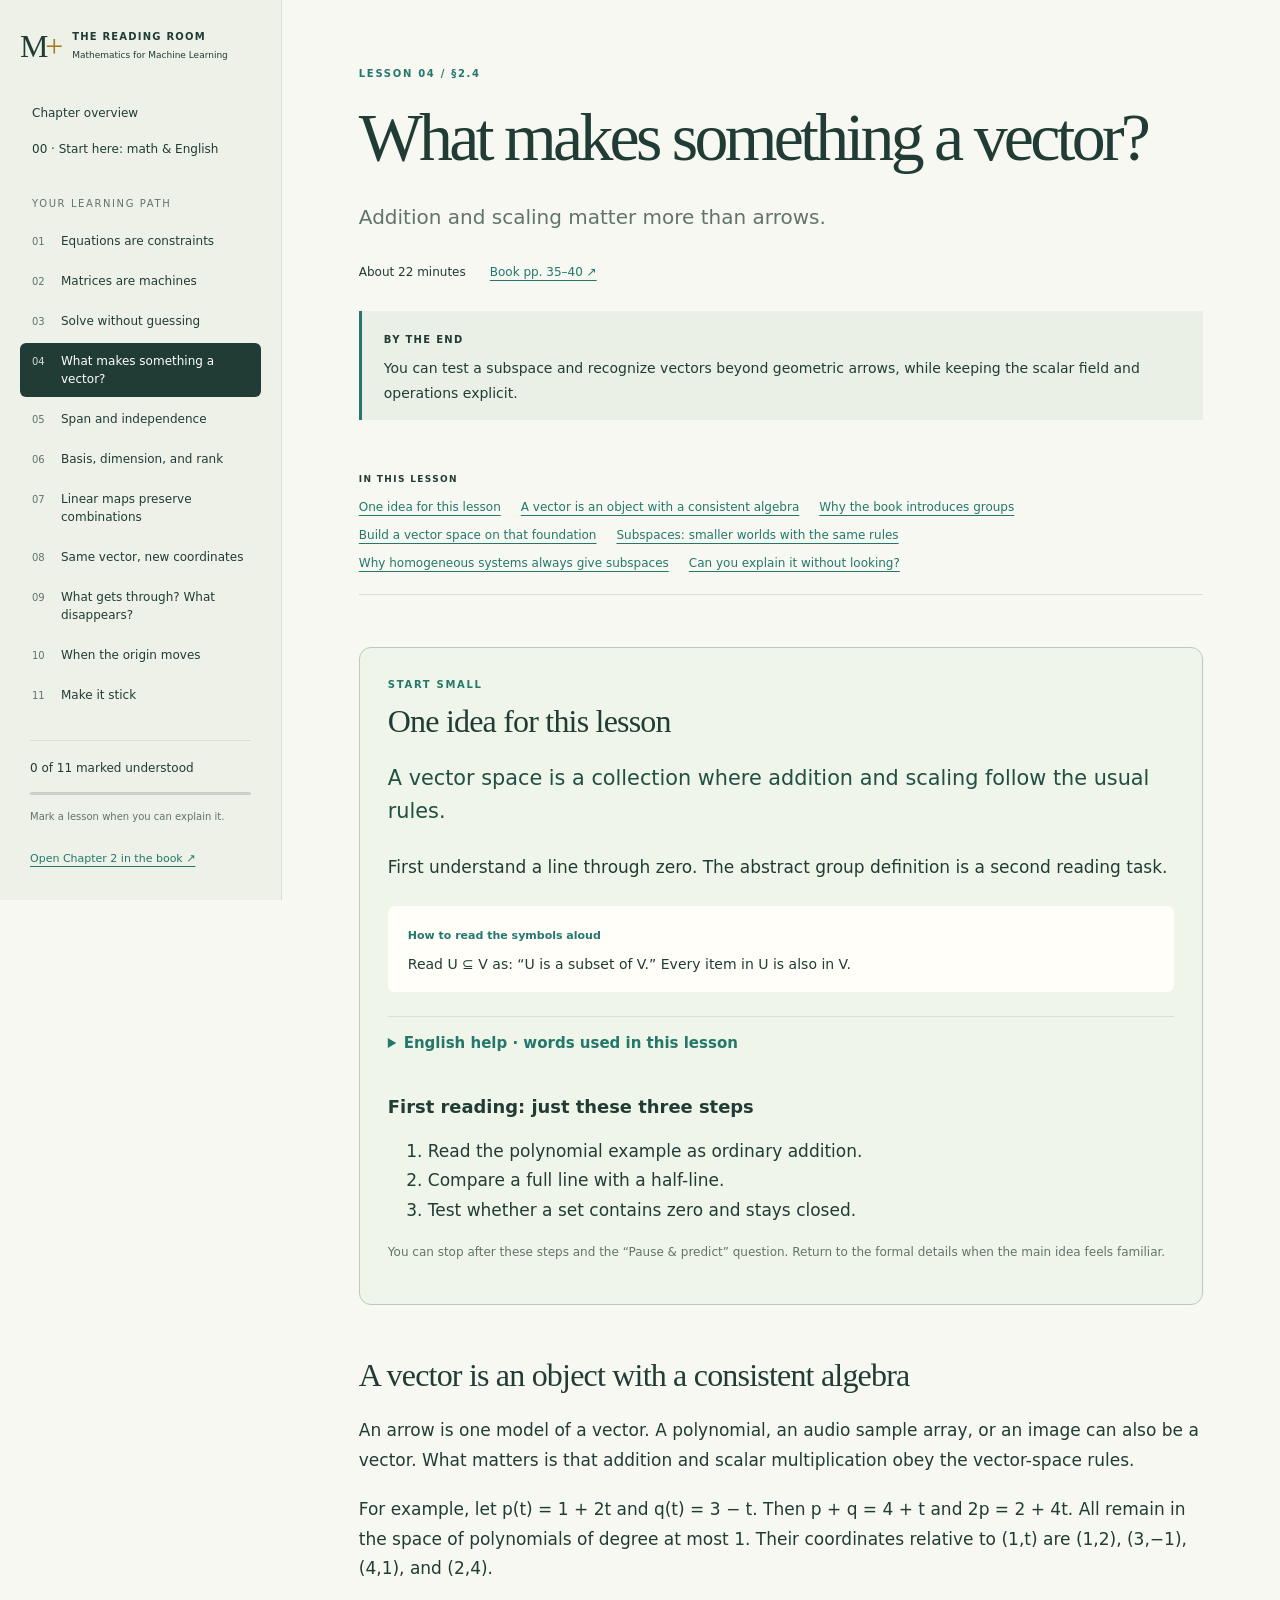
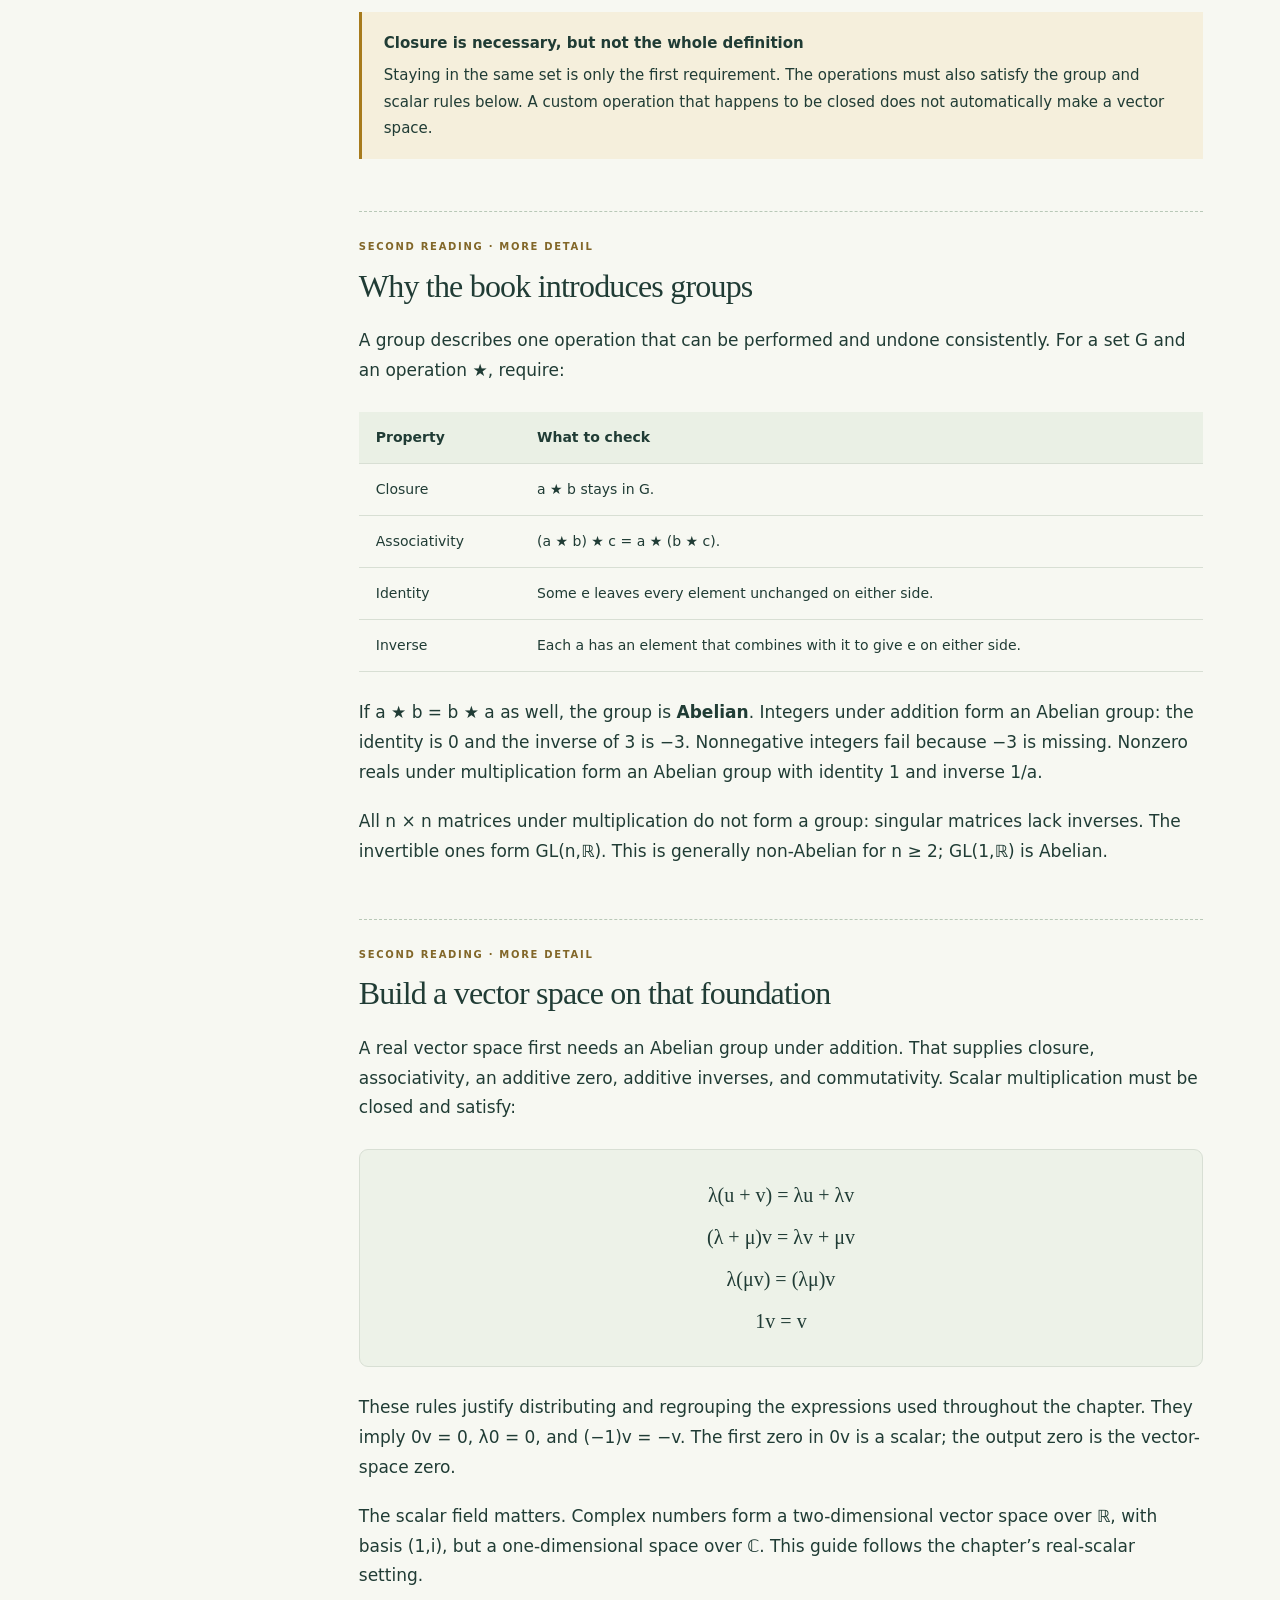
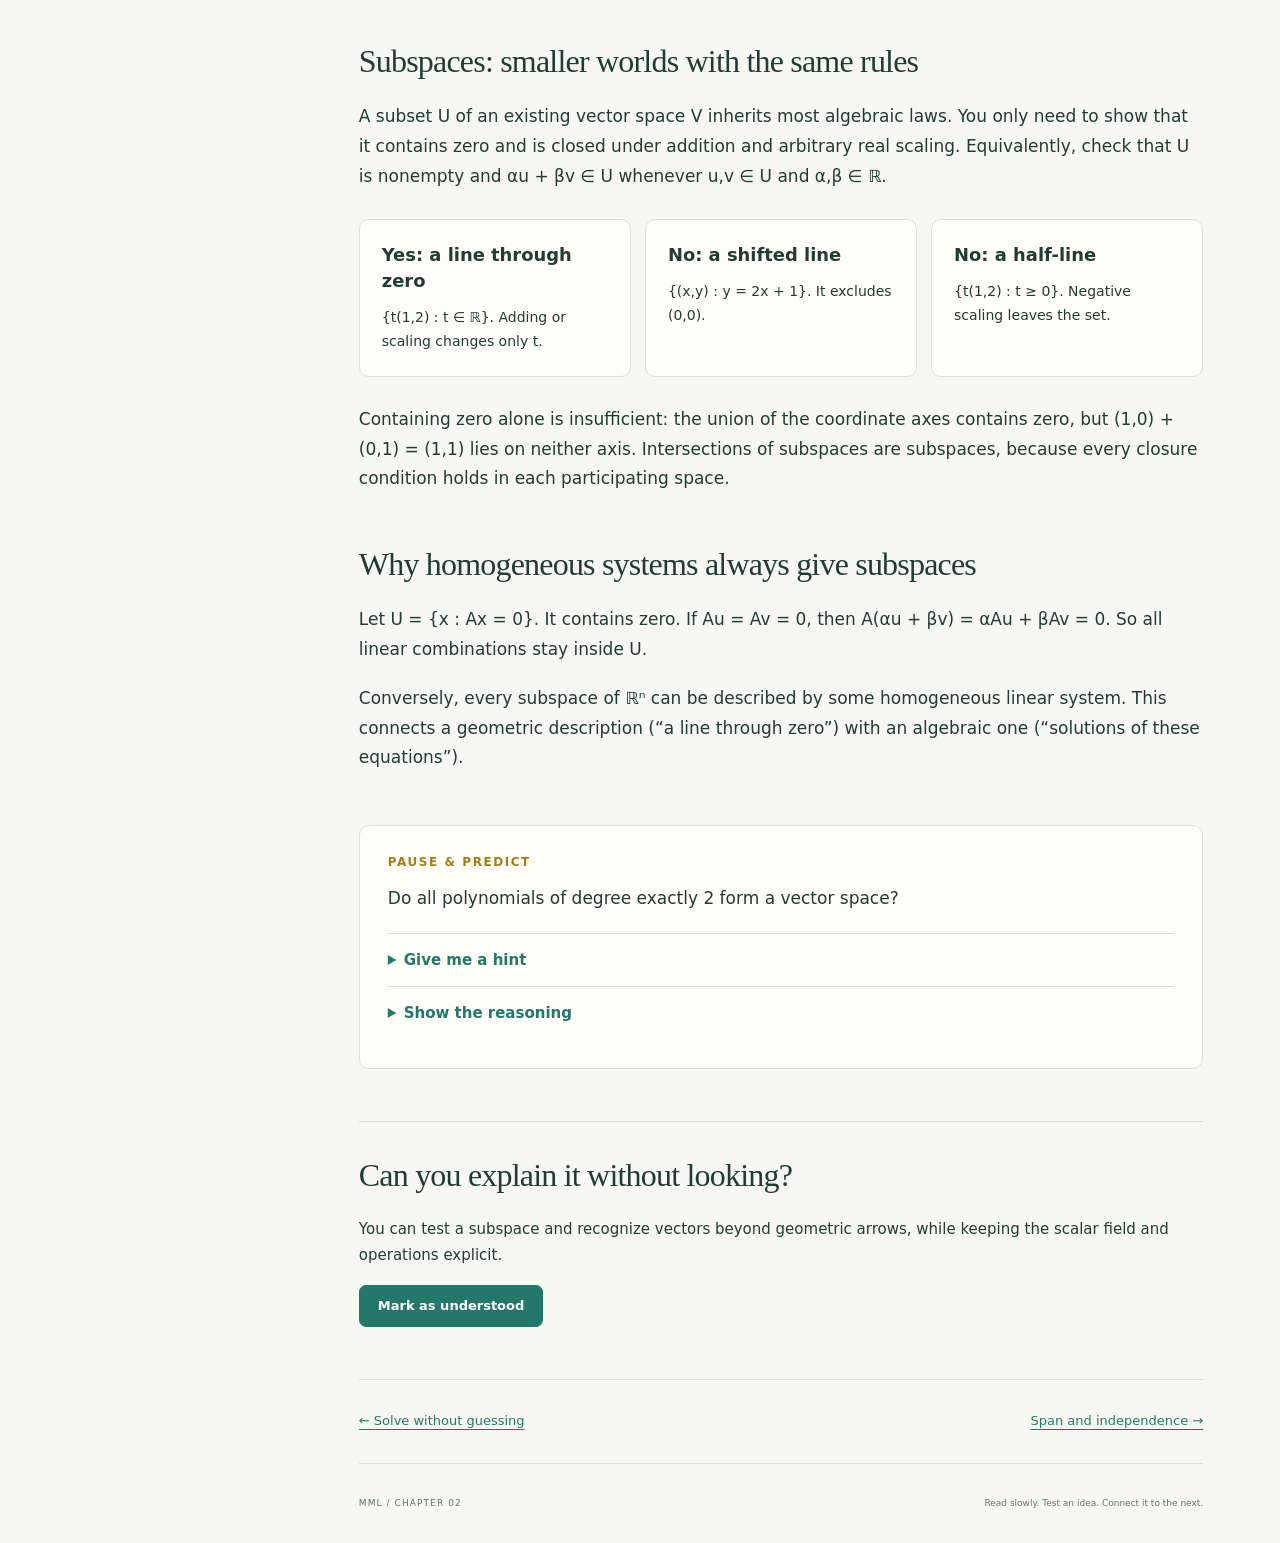
<file: chapter-2/04-spaces.html>
<!doctype html><html lang="en"><head><meta charset="utf-8"><meta name="viewport" content="width=device-width, initial-scale=1"><meta name="description" content="An illustrated, interactive reading companion to Chapter 2 of Mathematics for Machine Learning."><title>What makes something a vector? · MML Chapter 2</title><link rel="icon" type="image/svg+xml" sizes="any" href="../favicon.svg"><link rel="stylesheet" href="assets/style.css"><script src="assets/app.js" defer></script></head><body data-page="04-spaces"><a class="skip" href="#main">Skip to lesson</a><header class="mobile-header"><a href="index.html">MML / CHAPTER 02</a><button id="menu" type="button" aria-expanded="false" aria-controls="sidebar">Lessons</button></header><aside class="sidebar" id="sidebar"><a class="brand" href="index.html"><span class="brand-mark">M<span>+</span></span><span>THE READING ROOM<small>Mathematics for Machine Learning</small></span></a><a class="overview" href="index.html" >Chapter overview</a><a class="overview" href="00-start.html">00 · Start here: math & English</a><div class="nav-label">YOUR LEARNING PATH</div><nav aria-label="Lessons"><a href="01-systems.html" data-page="01-systems"><span>01</span>Equations are constraints</a><a href="02-matrices.html" data-page="02-matrices"><span>02</span>Matrices are machines</a><a href="03-elimination.html" data-page="03-elimination"><span>03</span>Solve without guessing</a><a href="04-spaces.html" aria-current="page" data-page="04-spaces"><span>04</span>What makes something a vector?</a><a href="05-independence.html" data-page="05-independence"><span>05</span>Span and independence</a><a href="06-basis.html" data-page="06-basis"><span>06</span>Basis, dimension, and rank</a><a href="07-maps.html" data-page="07-maps"><span>07</span>Linear maps preserve combinations</a><a href="08-coordinates.html" data-page="08-coordinates"><span>08</span>Same vector, new coordinates</a><a href="09-kernel.html" data-page="09-kernel"><span>09</span>What gets through? What disappears?</a><a href="10-affine.html" data-page="10-affine"><span>10</span>When the origin moves</a><a href="11-practice.html" data-page="11-practice"><span>11</span>Make it stick</a></nav><div class="progress-box"><span id="progress-label">Your progress</span><progress id="progress" max="11" value="0" aria-label="Lessons marked understood"></progress><small>Mark a lesson when you can explain it.</small></div><a class="book-link" href="../mml-book.pdf#page=23">Open Chapter 2 in the book ↗</a></aside><main id="main"><header class="lesson-header"><div class="eyebrow">LESSON 04 / §2.4</div><h1>What makes something a vector?</h1><p class="lede">Addition and scaling matter more than arrows.</p><div class="meta"><span>About 22 minutes</span><a href="../mml-book.pdf#page=41">Book pp. 35–40 ↗</a></div><div class="goal"><strong>By the end</strong><p>You can test a subspace and recognize vectors beyond geometric arrows, while keeping the scalar field and operations explicit.</p></div></header><nav class="on-this-page" aria-label="On this page"><strong>IN THIS LESSON</strong><div id="section-links"></div></nav><section class="gentle-start"><div class="eyebrow">START SMALL</div><h2>One idea for this lesson</h2><p class="plain-idea">A vector space is a collection where addition and scaling follow the usual rules.</p><p>First understand a line through zero. The abstract group definition is a second reading task.</p><div class="say-it"><strong>How to read the symbols aloud</strong><p>Read U ⊆ V as: “U is a subset of V.” Every item in U is also in V.</p></div><details class="word-help"><summary>English help · words used in this lesson</summary><dl><dt>set</dt><dd>A collection of objects.</dd><dt>scalar</dt><dd>A single number, used to multiply a vector.</dd><dt>space</dt><dd>Here, a collection of vectors with specified operations.</dd><dt>closed / closure</dt><dd>The allowed operation keeps you inside the collection.</dd><dt>subspace</dt><dd>A smaller collection that is also a vector space.</dd></dl></details><h3>First reading: just these three steps</h3><ol><li>Read the polynomial example as ordinary addition.</li><li>Compare a full line with a half-line.</li><li>Test whether a set contains zero and stays closed.</li></ol><p class="caption">You can stop after these steps and the “Pause & predict” question. Return to the formal details when the main idea feels familiar.</p></section><section><h2>A vector is an object with a consistent algebra</h2><p>An arrow is one model of a vector. A polynomial, an audio sample array, or an image can also be a vector. What matters is that addition and scalar multiplication obey the vector-space rules.</p><p>For example, let p(t) = 1 + 2t and q(t) = 3 − t. Then p + q = 4 + t and 2p = 2 + 4t. All remain in the space of polynomials of degree at most 1. Their coordinates relative to (1,t) are (1,2), (3,−1), (4,1), and (2,4).</p><aside class="insight"><strong>Closure is necessary, but not the whole definition</strong><p>Staying in the same set is only the first requirement. The operations must also satisfy the group and scalar rules below. A custom operation that happens to be closed does not automatically make a vector space.</p></aside></section><section class="second-pass"><div class="eyebrow">SECOND READING · MORE DETAIL</div><h2>Why the book introduces groups</h2><p>A group describes one operation that can be performed and undone consistently. For a set G and an operation ★, require:</p><div class="table-wrap"><table><tr><th>Property</th><th>What to check</th></tr><tr><td>Closure</td><td>a ★ b stays in G.</td></tr><tr><td>Associativity</td><td>(a ★ b) ★ c = a ★ (b ★ c).</td></tr><tr><td>Identity</td><td>Some e leaves every element unchanged on either side.</td></tr><tr><td>Inverse</td><td>Each a has an element that combines with it to give e on either side.</td></tr></table></div><p>If a ★ b = b ★ a as well, the group is <strong>Abelian</strong>. Integers under addition form an Abelian group: the identity is 0 and the inverse of 3 is −3. Nonnegative integers fail because −3 is missing. Nonzero reals under multiplication form an Abelian group with identity 1 and inverse 1/a.</p><p>All n × n matrices under multiplication do not form a group: singular matrices lack inverses. The invertible ones form GL(n,ℝ). This is generally non-Abelian for n ≥ 2; GL(1,ℝ) is Abelian.</p></section><section class="second-pass"><div class="eyebrow">SECOND READING · MORE DETAIL</div><h2>Build a vector space on that foundation</h2><p>A real vector space first needs an Abelian group under addition. That supplies closure, associativity, an additive zero, additive inverses, and commutativity. Scalar multiplication must be closed and satisfy:</p><div class="equation">λ(u + v) = λu + λv<br>(λ + μ)v = λv + μv<br>λ(μv) = (λμ)v<br>1v = v</div><p>These rules justify distributing and regrouping the expressions used throughout the chapter. They imply 0v = 0, λ0 = 0, and (−1)v = −v. The first zero in 0v is a scalar; the output zero is the vector-space zero.</p><p>The scalar field matters. Complex numbers form a two-dimensional vector space over ℝ, with basis (1,i), but a one-dimensional space over ℂ. This guide follows the chapter’s real-scalar setting.</p></section><section><h2>Subspaces: smaller worlds with the same rules</h2><p>A subset U of an existing vector space V inherits most algebraic laws. You only need to show that it contains zero and is closed under addition and arbitrary real scaling. Equivalently, check that U is nonempty and αu + βv ∈ U whenever u,v ∈ U and α,β ∈ ℝ.</p><div class="cards"><article><h3>Yes: a line through zero</h3><p>{t(1,2) : t ∈ ℝ}. Adding or scaling changes only t.</p></article><article><h3>No: a shifted line</h3><p>{(x,y) : y = 2x + 1}. It excludes (0,0).</p></article><article><h3>No: a half-line</h3><p>{t(1,2) : t ≥ 0}. Negative scaling leaves the set.</p></article></div><p>Containing zero alone is insufficient: the union of the coordinate axes contains zero, but (1,0) + (0,1) = (1,1) lies on neither axis. Intersections of subspaces are subspaces, because every closure condition holds in each participating space.</p></section><section><h2>Why homogeneous systems always give subspaces</h2><p>Let U = {x : Ax = 0}. It contains zero. If Au = Av = 0, then A(αu + βv) = αAu + βAv = 0. So all linear combinations stay inside U.</p><p>Conversely, every subspace of ℝⁿ can be described by some homogeneous linear system. This connects a geometric description (“a line through zero”) with an algebraic one (“solutions of these equations”).</p></section><section class="check"><h3>Pause & predict</h3><p>Do all polynomials of degree exactly 2 form a vector space?</p><details><summary>Give me a hint</summary><p>Add t² and −t².</p></details><details><summary>Show the reasoning</summary><p>No: their sum is the zero polynomial, which has no degree 2. Polynomials of degree at most 2, including zero, do form a vector space. A description with a nonlinear-looking parameter also need not fail: in the book’s Exercise 2.9(a), μ³ ranges over every real number.</p></details></section><section class="finish"><h2>Can you explain it without looking?</h2><p>You can test a subspace and recognize vectors beyond geometric arrows, while keeping the scalar field and operations explicit.</p><button type="button" id="mark-done" aria-pressed="false">Mark as understood</button><span id="saved-status" role="status"></span></section><nav class="page-nav" aria-label="Previous and next lesson"><a href="03-elimination.html">← Solve without guessing</a><a href="05-independence.html">Span and independence →</a></nav><footer>MML / CHAPTER 02 <span>Read slowly. Test an idea. Connect it to the next.</span></footer></main></body></html>
</file>
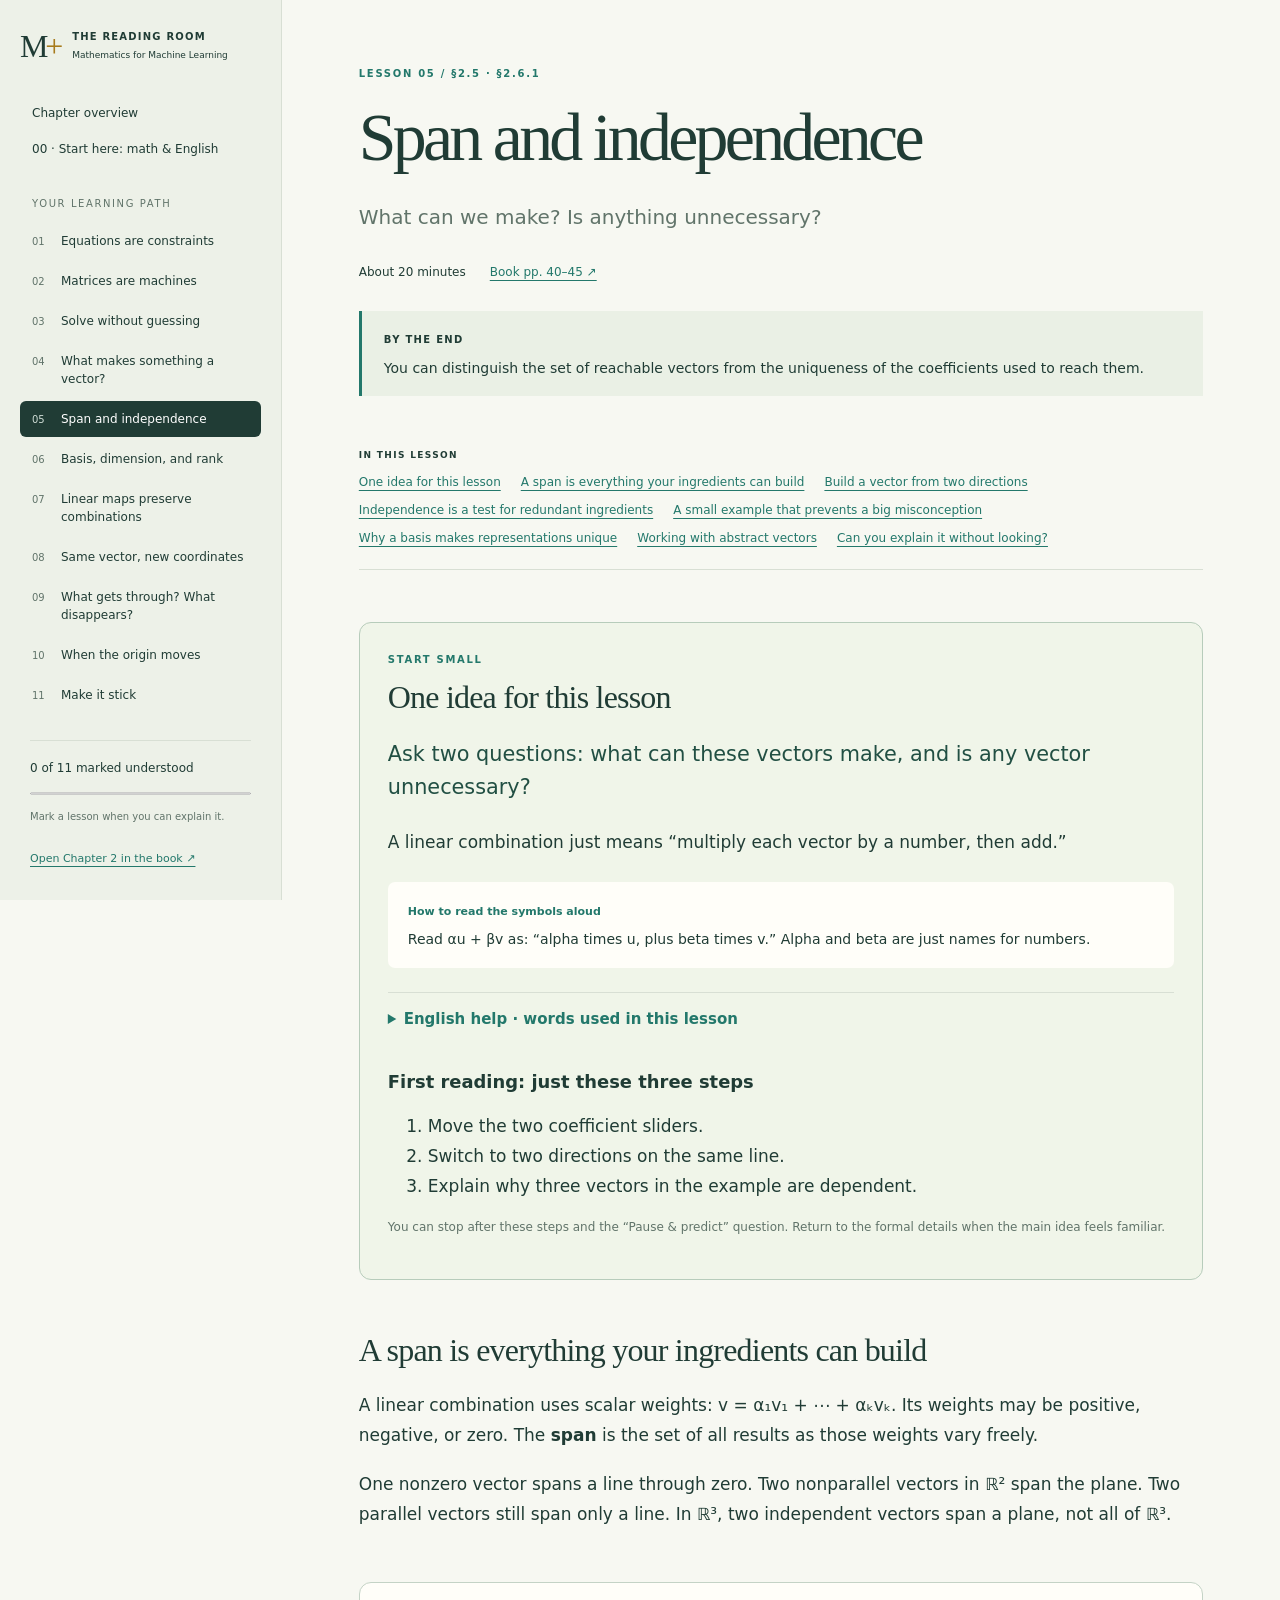
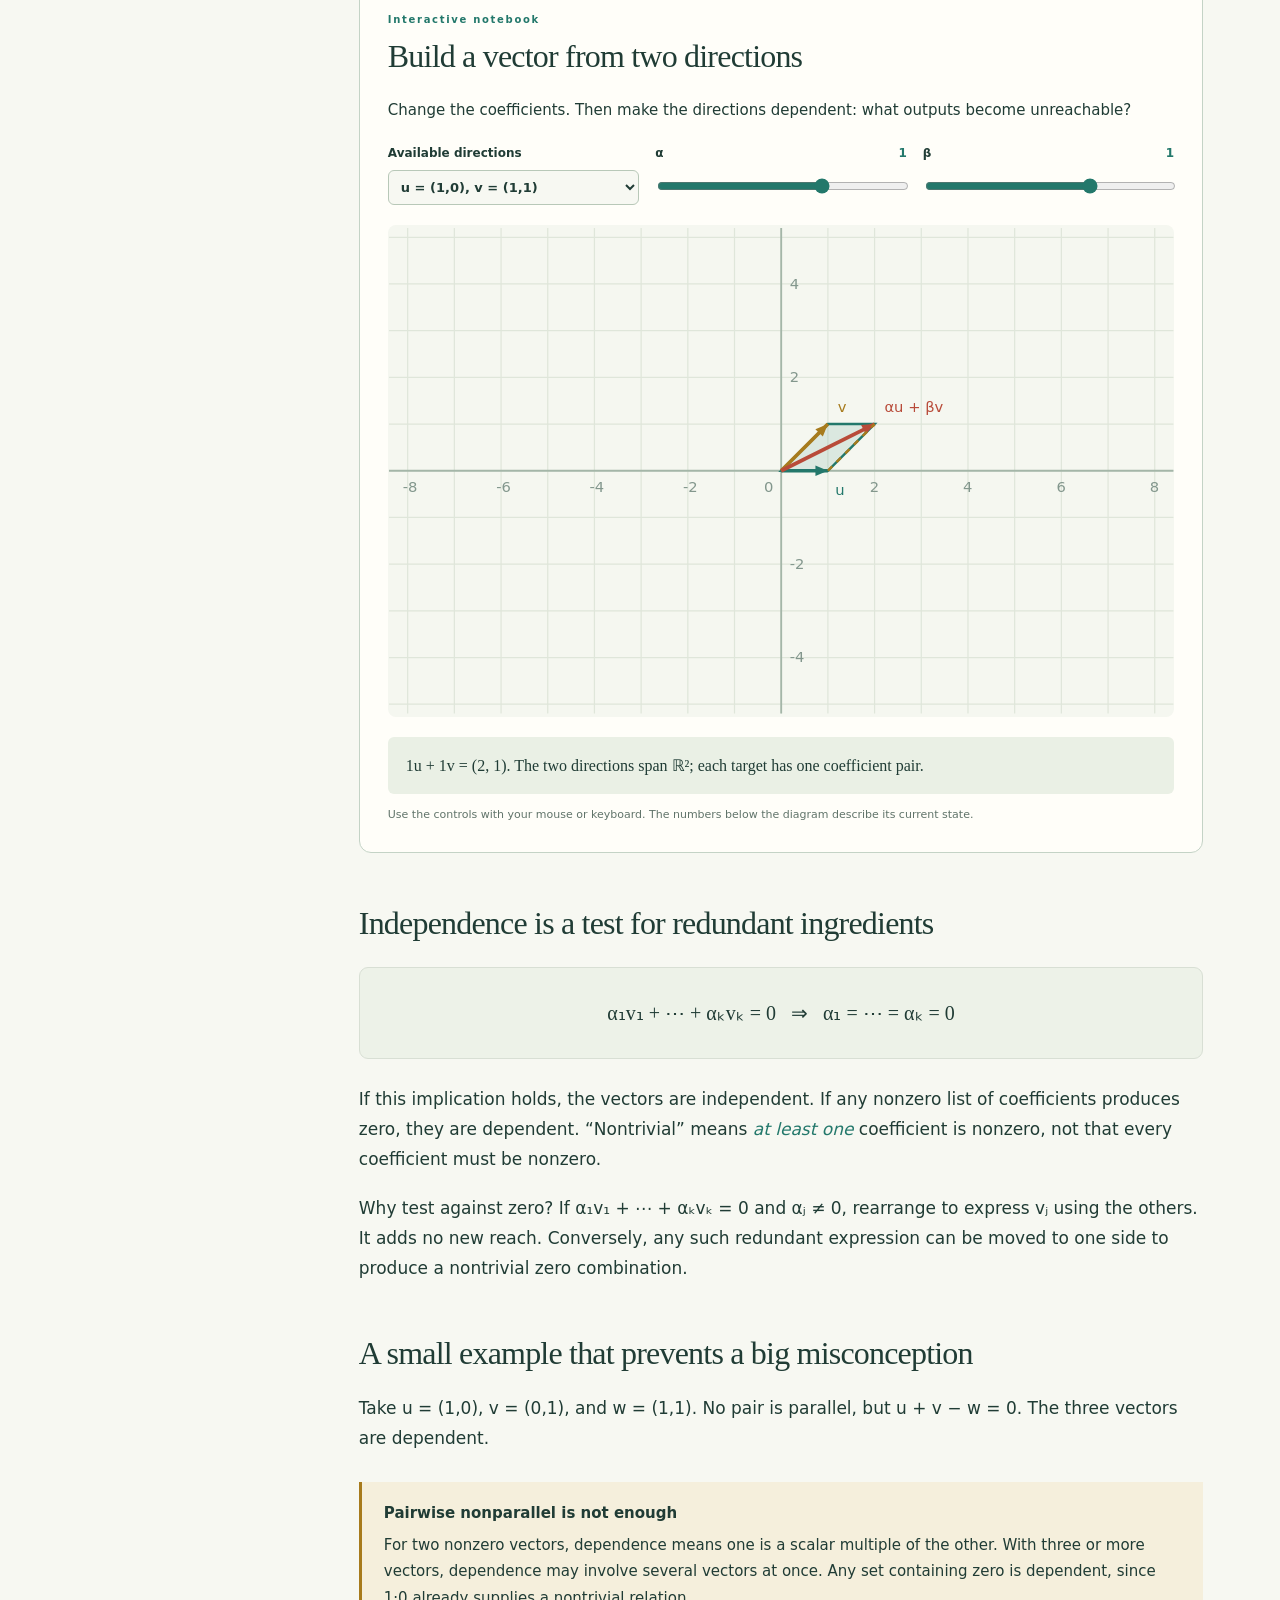
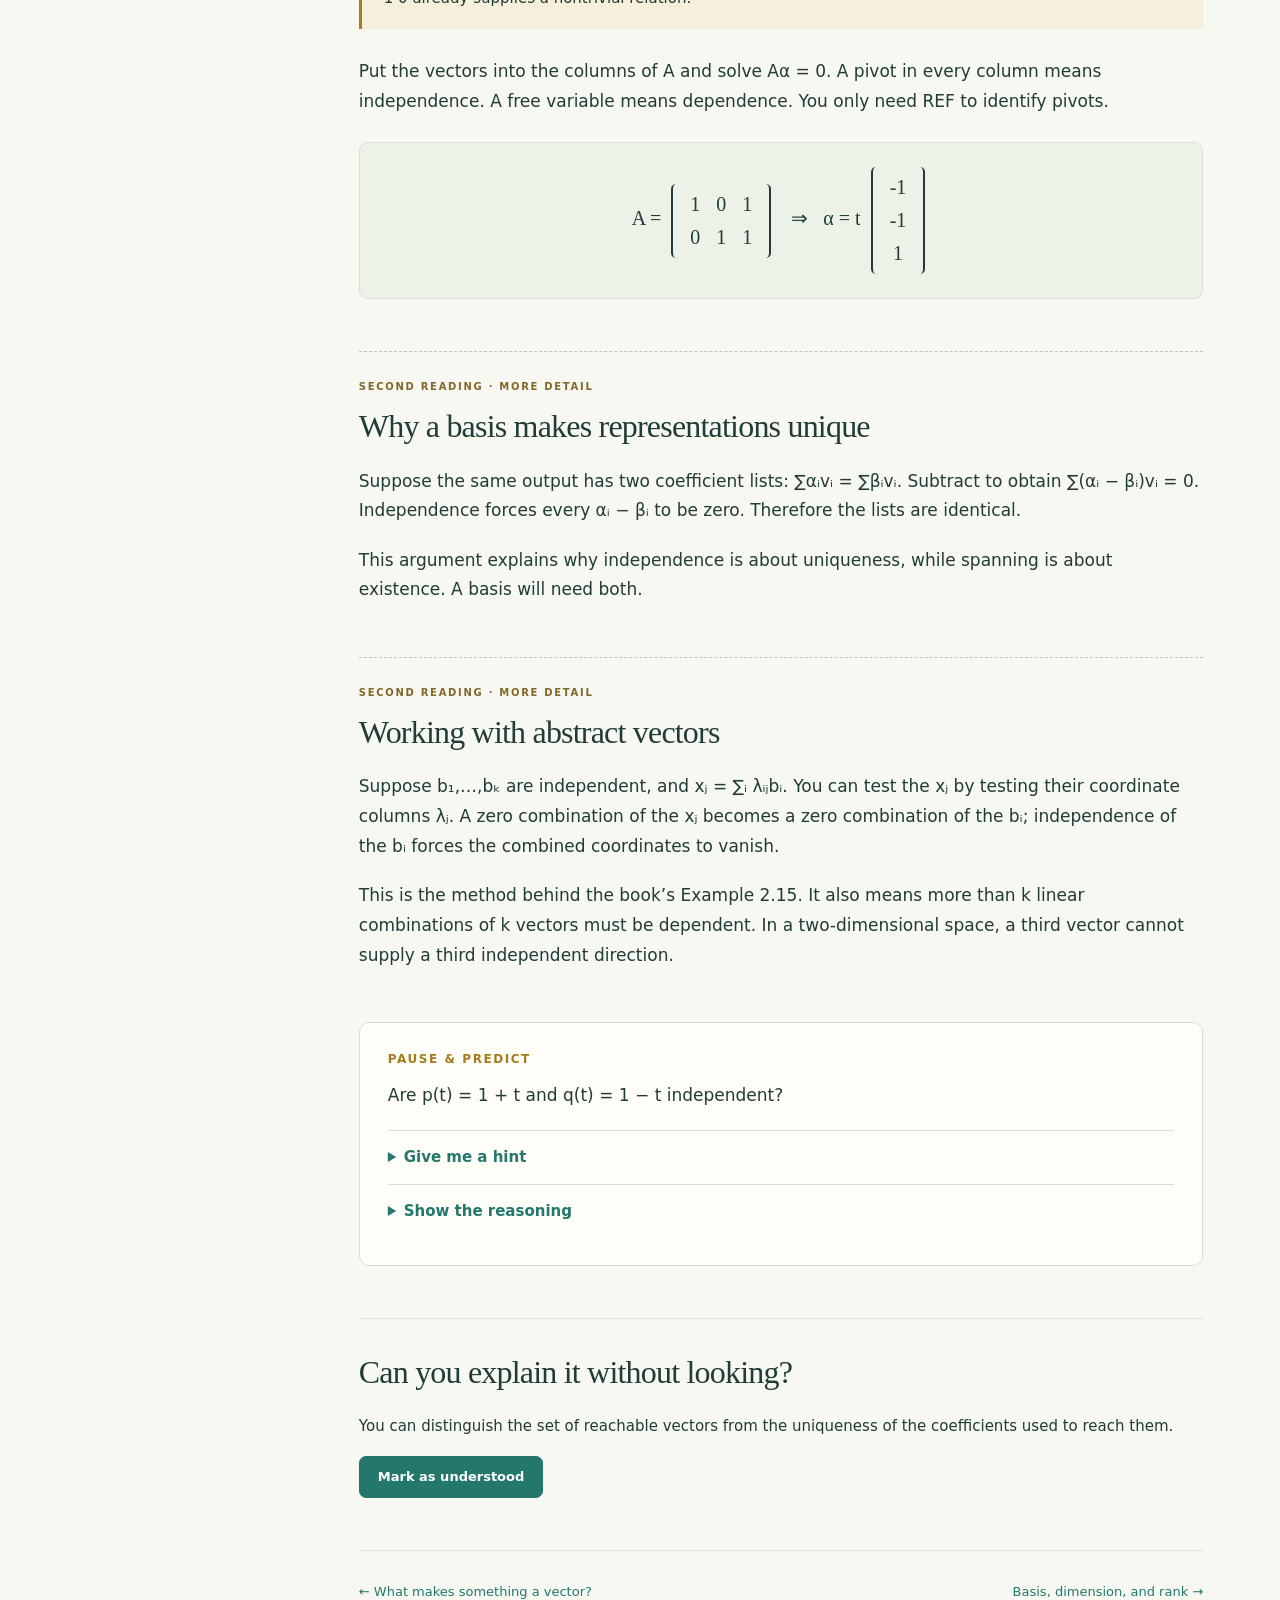
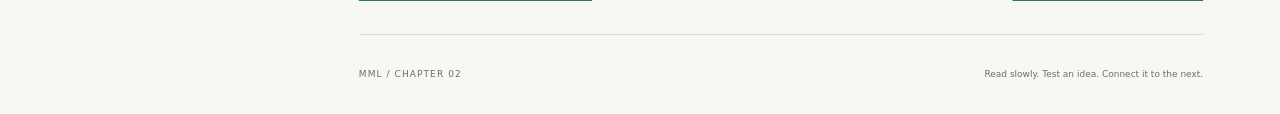
<file: chapter-2/05-independence.html>
<!doctype html><html lang="en"><head><meta charset="utf-8"><meta name="viewport" content="width=device-width, initial-scale=1"><meta name="description" content="An illustrated, interactive reading companion to Chapter 2 of Mathematics for Machine Learning."><title>Span and independence · MML Chapter 2</title><link rel="icon" type="image/svg+xml" sizes="any" href="../favicon.svg"><link rel="stylesheet" href="assets/style.css"><script src="assets/app.js" defer></script></head><body data-page="05-independence"><a class="skip" href="#main">Skip to lesson</a><header class="mobile-header"><a href="index.html">MML / CHAPTER 02</a><button id="menu" type="button" aria-expanded="false" aria-controls="sidebar">Lessons</button></header><aside class="sidebar" id="sidebar"><a class="brand" href="index.html"><span class="brand-mark">M<span>+</span></span><span>THE READING ROOM<small>Mathematics for Machine Learning</small></span></a><a class="overview" href="index.html" >Chapter overview</a><a class="overview" href="00-start.html">00 · Start here: math & English</a><div class="nav-label">YOUR LEARNING PATH</div><nav aria-label="Lessons"><a href="01-systems.html" data-page="01-systems"><span>01</span>Equations are constraints</a><a href="02-matrices.html" data-page="02-matrices"><span>02</span>Matrices are machines</a><a href="03-elimination.html" data-page="03-elimination"><span>03</span>Solve without guessing</a><a href="04-spaces.html" data-page="04-spaces"><span>04</span>What makes something a vector?</a><a href="05-independence.html" aria-current="page" data-page="05-independence"><span>05</span>Span and independence</a><a href="06-basis.html" data-page="06-basis"><span>06</span>Basis, dimension, and rank</a><a href="07-maps.html" data-page="07-maps"><span>07</span>Linear maps preserve combinations</a><a href="08-coordinates.html" data-page="08-coordinates"><span>08</span>Same vector, new coordinates</a><a href="09-kernel.html" data-page="09-kernel"><span>09</span>What gets through? What disappears?</a><a href="10-affine.html" data-page="10-affine"><span>10</span>When the origin moves</a><a href="11-practice.html" data-page="11-practice"><span>11</span>Make it stick</a></nav><div class="progress-box"><span id="progress-label">Your progress</span><progress id="progress" max="11" value="0" aria-label="Lessons marked understood"></progress><small>Mark a lesson when you can explain it.</small></div><a class="book-link" href="../mml-book.pdf#page=23">Open Chapter 2 in the book ↗</a></aside><main id="main"><header class="lesson-header"><div class="eyebrow">LESSON 05 / §2.5 · §2.6.1</div><h1>Span and independence</h1><p class="lede">What can we make? Is anything unnecessary?</p><div class="meta"><span>About 20 minutes</span><a href="../mml-book.pdf#page=46">Book pp. 40–45 ↗</a></div><div class="goal"><strong>By the end</strong><p>You can distinguish the set of reachable vectors from the uniqueness of the coefficients used to reach them.</p></div></header><nav class="on-this-page" aria-label="On this page"><strong>IN THIS LESSON</strong><div id="section-links"></div></nav><section class="gentle-start"><div class="eyebrow">START SMALL</div><h2>One idea for this lesson</h2><p class="plain-idea">Ask two questions: what can these vectors make, and is any vector unnecessary?</p><p>A linear combination just means “multiply each vector by a number, then add.”</p><div class="say-it"><strong>How to read the symbols aloud</strong><p>Read αu + βv as: “alpha times u, plus beta times v.” Alpha and beta are just names for numbers.</p></div><details class="word-help"><summary>English help · words used in this lesson</summary><dl><dt>linear combination</dt><dd>A sum of scaled vectors.</dd><dt>span</dt><dd>All the vectors you can make with those combinations.</dd><dt>dependent</dt><dd>There is an unnecessary vector: the others can build it.</dd><dt>independent</dt><dd>No vector can be built from the others.</dd><dt>trivial solution</dt><dd>Here, all the coefficients are zero.</dd></dl></details><h3>First reading: just these three steps</h3><ol><li>Move the two coefficient sliders.</li><li>Switch to two directions on the same line.</li><li>Explain why three vectors in the example are dependent.</li></ol><p class="caption">You can stop after these steps and the “Pause & predict” question. Return to the formal details when the main idea feels familiar.</p></section><section><h2>A span is everything your ingredients can build</h2><p>A linear combination uses scalar weights: v = α₁v₁ + ⋯ + αₖvₖ. Its weights may be positive, negative, or zero. The <strong>span</strong> is the set of all results as those weights vary freely.</p><p>One nonzero vector spans a line through zero. Two nonparallel vectors in ℝ² span the plane. Two parallel vectors still span only a line. In ℝ³, two independent vectors span a plane, not all of ℝ³.</p></section><section class="lab" data-lab="span"><div class="eyebrow">Interactive notebook</div><h2>Build a vector from two directions</h2><p>Change the coefficients. Then make the directions dependent: what outputs become unreachable?</p><div class="controls"><label>Available directions<select name="mode"><option value="independent">u = (1,0), v = (1,1)</option><option value="dependent">u = (1,0), v = (2,0)</option></select></label><label>α <output data-for="alpha">1</output><input type="range" name="alpha" min="-3" max="3" step="0.25" value="1"></label><label>β <output data-for="beta">1</output><input type="range" name="beta" min="-3" max="3" step="0.25" value="1"></label></div><svg viewBox="0 0 640 400" role="img" aria-label="Build a vector from two directions"></svg><div class="lab-result" aria-live="polite"></div><p class="caption">Use the controls with your mouse or keyboard. The numbers below the diagram describe its current state.</p></section><section><h2>Independence is a test for redundant ingredients</h2><div class="equation">α₁v₁ + ⋯ + αₖvₖ = 0 &nbsp; ⇒ &nbsp; α₁ = ⋯ = αₖ = 0</div><p>If this implication holds, the vectors are independent. If any nonzero list of coefficients produces zero, they are dependent. “Nontrivial” means <em>at least one</em> coefficient is nonzero, not that every coefficient must be nonzero.</p><p>Why test against zero? If α₁v₁ + ⋯ + αₖvₖ = 0 and αⱼ ≠ 0, rearrange to express vⱼ using the others. It adds no new reach. Conversely, any such redundant expression can be moved to one side to produce a nontrivial zero combination.</p></section><section><h2>A small example that prevents a big misconception</h2><p>Take u = (1,0), v = (0,1), and w = (1,1). No pair is parallel, but u + v − w = 0. The three vectors are dependent.</p><aside class="insight"><strong>Pairwise nonparallel is not enough</strong><p>For two nonzero vectors, dependence means one is a scalar multiple of the other. With three or more vectors, dependence may involve several vectors at once. Any set containing zero is dependent, since 1·0 already supplies a nontrivial relation.</p></aside><p>Put the vectors into the columns of A and solve Aα = 0. A pivot in every column means independence. A free variable means dependence. You only need REF to identify pivots.</p><div class="equation">A = <span class="matrix" role="math" aria-label="Matrix: 1, 0, 1; 0, 1, 1"><span><span class="matrix-row"><span>1</span><span>0</span><span>1</span></span><span class="matrix-row"><span>0</span><span>1</span><span>1</span></span></span></span> &nbsp; ⇒ &nbsp; α = t <span class="matrix" role="math" aria-label="Matrix: -1; -1; 1"><span><span class="matrix-row"><span>-1</span></span><span class="matrix-row"><span>-1</span></span><span class="matrix-row"><span>1</span></span></span></span></div></section><section class="second-pass"><div class="eyebrow">SECOND READING · MORE DETAIL</div><h2>Why a basis makes representations unique</h2><p>Suppose the same output has two coefficient lists: ∑αᵢvᵢ = ∑βᵢvᵢ. Subtract to obtain ∑(αᵢ − βᵢ)vᵢ = 0. Independence forces every αᵢ − βᵢ to be zero. Therefore the lists are identical.</p><p>This argument explains why independence is about uniqueness, while spanning is about existence. A basis will need both.</p></section><section class="second-pass"><div class="eyebrow">SECOND READING · MORE DETAIL</div><h2>Working with abstract vectors</h2><p>Suppose b₁,…,bₖ are independent, and xⱼ = ∑ᵢ λᵢⱼbᵢ. You can test the xⱼ by testing their coordinate columns λⱼ. A zero combination of the xⱼ becomes a zero combination of the bᵢ; independence of the bᵢ forces the combined coordinates to vanish.</p><p>This is the method behind the book’s Example 2.15. It also means more than k linear combinations of k vectors must be dependent. In a two-dimensional space, a third vector cannot supply a third independent direction.</p></section><section class="check"><h3>Pause & predict</h3><p>Are p(t) = 1 + t and q(t) = 1 − t independent?</p><details><summary>Give me a hint</summary><p>Set αp + βq = 0 and compare the constant and t coefficients.</p></details><details><summary>Show the reasoning</summary><p>Yes. The constant term gives α + β = 0; the t coefficient gives α − β = 0. Hence α = β = 0. These two polynomials span all polynomials of degree at most 1.</p></details></section><section class="finish"><h2>Can you explain it without looking?</h2><p>You can distinguish the set of reachable vectors from the uniqueness of the coefficients used to reach them.</p><button type="button" id="mark-done" aria-pressed="false">Mark as understood</button><span id="saved-status" role="status"></span></section><nav class="page-nav" aria-label="Previous and next lesson"><a href="04-spaces.html">← What makes something a vector?</a><a href="06-basis.html">Basis, dimension, and rank →</a></nav><footer>MML / CHAPTER 02 <span>Read slowly. Test an idea. Connect it to the next.</span></footer></main></body></html>
</file>
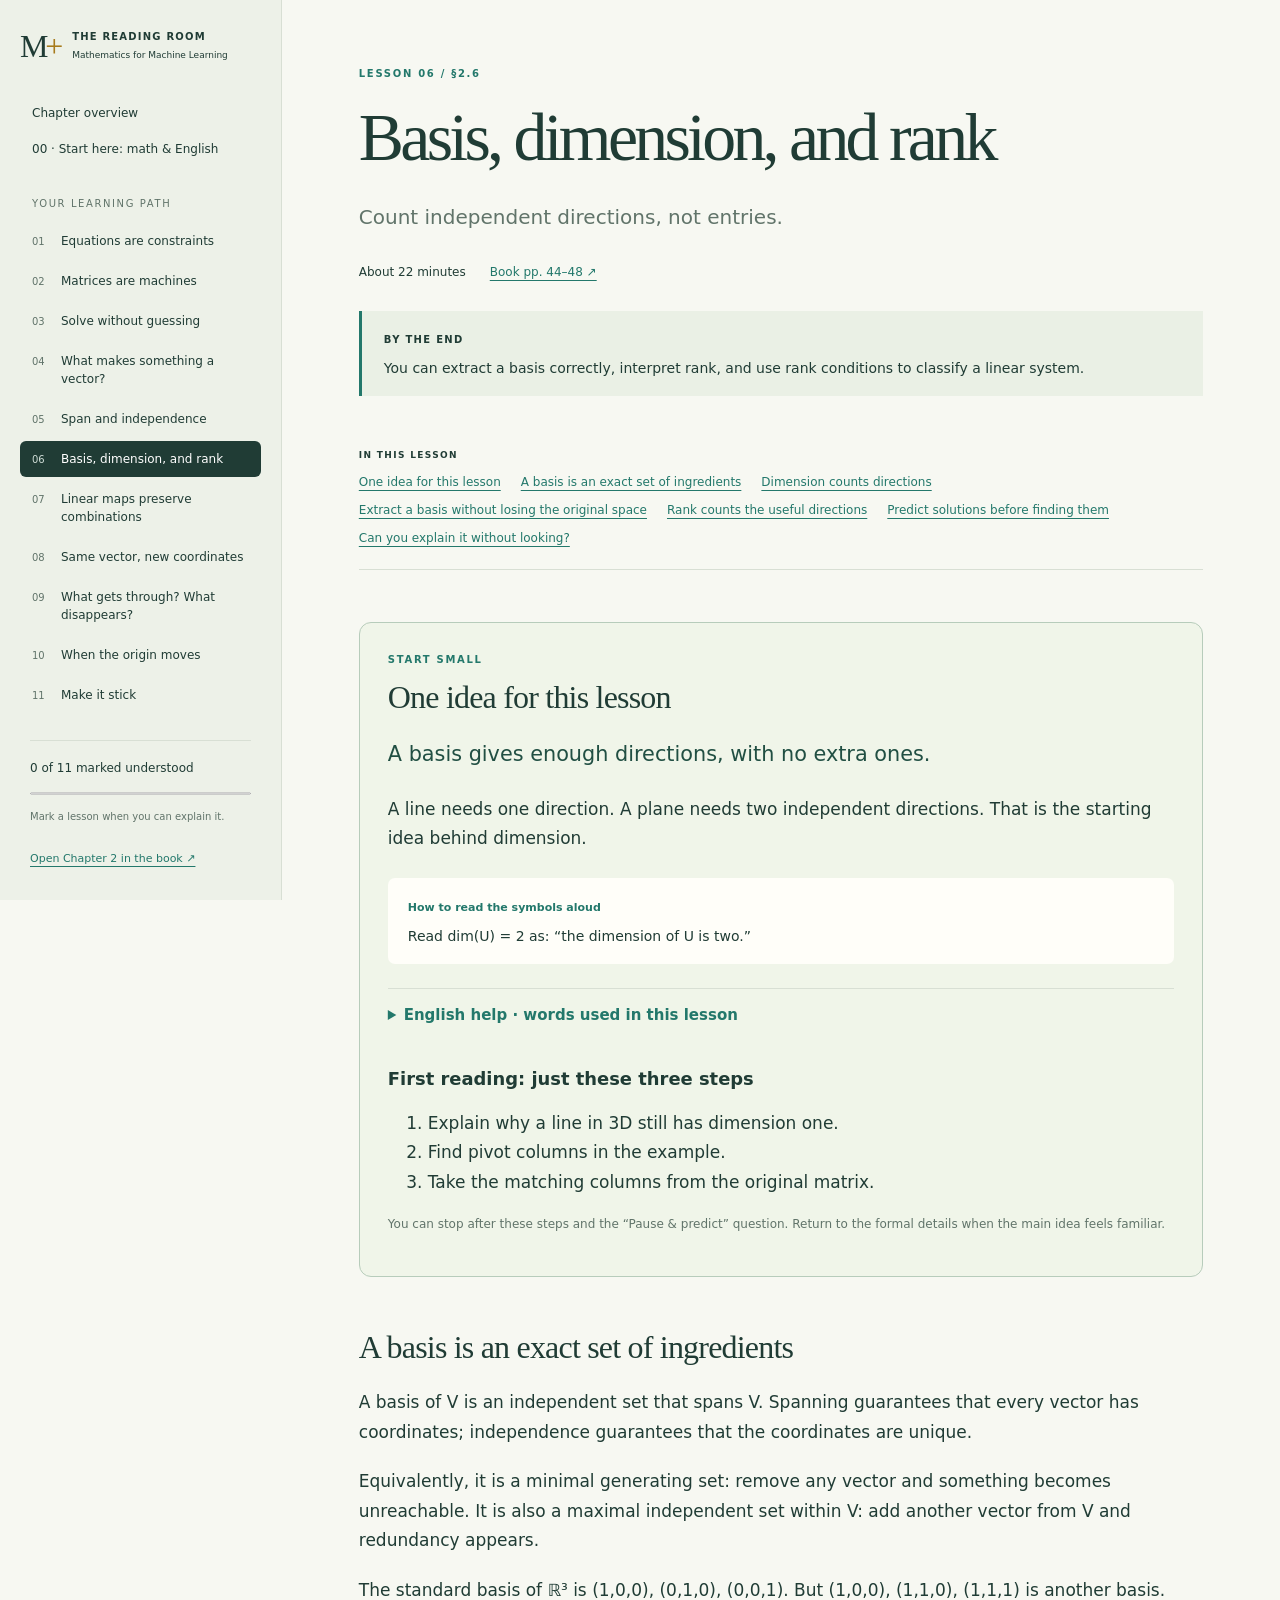
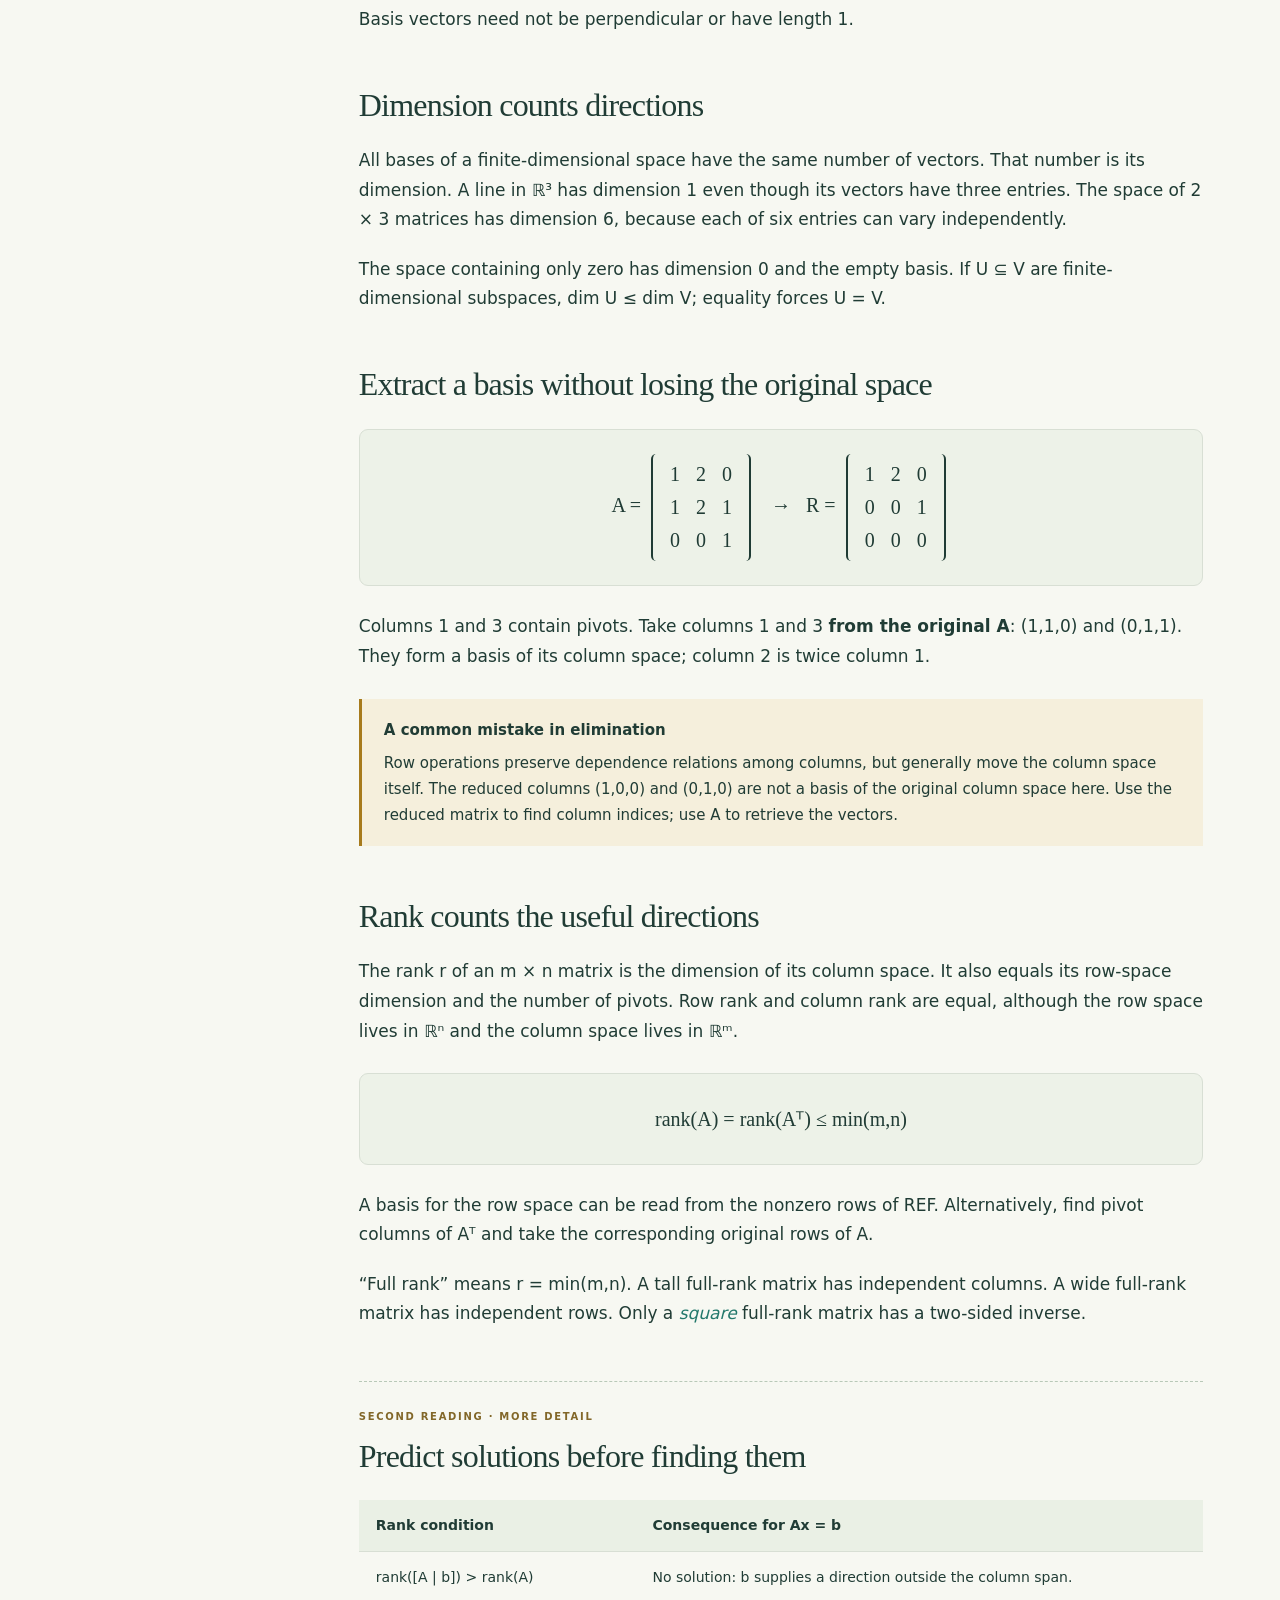
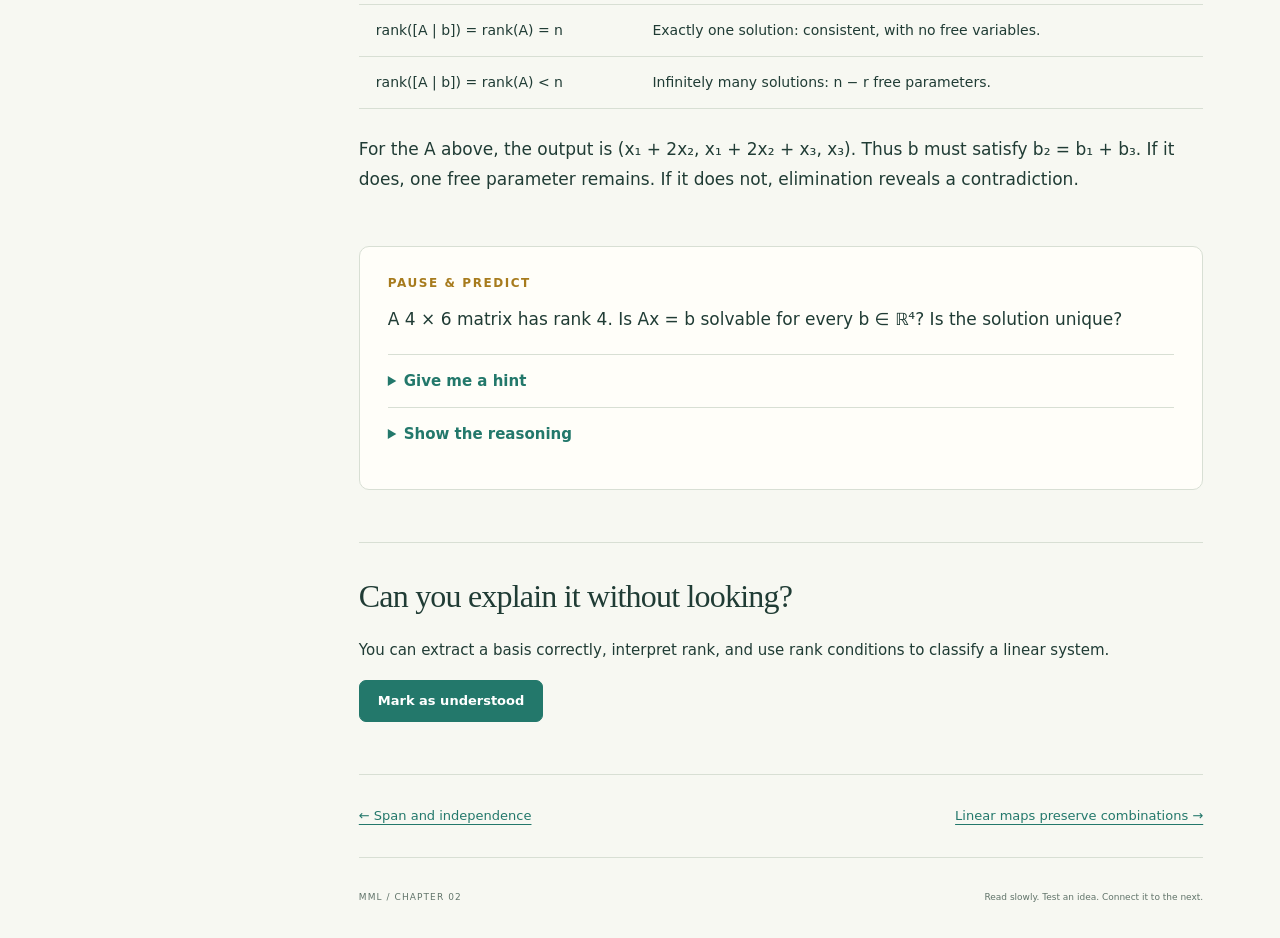
<file: chapter-2/06-basis.html>
<!doctype html><html lang="en"><head><meta charset="utf-8"><meta name="viewport" content="width=device-width, initial-scale=1"><meta name="description" content="An illustrated, interactive reading companion to Chapter 2 of Mathematics for Machine Learning."><title>Basis, dimension, and rank · MML Chapter 2</title><link rel="icon" type="image/svg+xml" sizes="any" href="../favicon.svg"><link rel="stylesheet" href="assets/style.css"><script src="assets/app.js" defer></script></head><body data-page="06-basis"><a class="skip" href="#main">Skip to lesson</a><header class="mobile-header"><a href="index.html">MML / CHAPTER 02</a><button id="menu" type="button" aria-expanded="false" aria-controls="sidebar">Lessons</button></header><aside class="sidebar" id="sidebar"><a class="brand" href="index.html"><span class="brand-mark">M<span>+</span></span><span>THE READING ROOM<small>Mathematics for Machine Learning</small></span></a><a class="overview" href="index.html" >Chapter overview</a><a class="overview" href="00-start.html">00 · Start here: math & English</a><div class="nav-label">YOUR LEARNING PATH</div><nav aria-label="Lessons"><a href="01-systems.html" data-page="01-systems"><span>01</span>Equations are constraints</a><a href="02-matrices.html" data-page="02-matrices"><span>02</span>Matrices are machines</a><a href="03-elimination.html" data-page="03-elimination"><span>03</span>Solve without guessing</a><a href="04-spaces.html" data-page="04-spaces"><span>04</span>What makes something a vector?</a><a href="05-independence.html" data-page="05-independence"><span>05</span>Span and independence</a><a href="06-basis.html" aria-current="page" data-page="06-basis"><span>06</span>Basis, dimension, and rank</a><a href="07-maps.html" data-page="07-maps"><span>07</span>Linear maps preserve combinations</a><a href="08-coordinates.html" data-page="08-coordinates"><span>08</span>Same vector, new coordinates</a><a href="09-kernel.html" data-page="09-kernel"><span>09</span>What gets through? What disappears?</a><a href="10-affine.html" data-page="10-affine"><span>10</span>When the origin moves</a><a href="11-practice.html" data-page="11-practice"><span>11</span>Make it stick</a></nav><div class="progress-box"><span id="progress-label">Your progress</span><progress id="progress" max="11" value="0" aria-label="Lessons marked understood"></progress><small>Mark a lesson when you can explain it.</small></div><a class="book-link" href="../mml-book.pdf#page=23">Open Chapter 2 in the book ↗</a></aside><main id="main"><header class="lesson-header"><div class="eyebrow">LESSON 06 / §2.6</div><h1>Basis, dimension, and rank</h1><p class="lede">Count independent directions, not entries.</p><div class="meta"><span>About 22 minutes</span><a href="../mml-book.pdf#page=50">Book pp. 44–48 ↗</a></div><div class="goal"><strong>By the end</strong><p>You can extract a basis correctly, interpret rank, and use rank conditions to classify a linear system.</p></div></header><nav class="on-this-page" aria-label="On this page"><strong>IN THIS LESSON</strong><div id="section-links"></div></nav><section class="gentle-start"><div class="eyebrow">START SMALL</div><h2>One idea for this lesson</h2><p class="plain-idea">A basis gives enough directions, with no extra ones.</p><p>A line needs one direction. A plane needs two independent directions. That is the starting idea behind dimension.</p><div class="say-it"><strong>How to read the symbols aloud</strong><p>Read dim(U) = 2 as: “the dimension of U is two.”</p></div><details class="word-help"><summary>English help · words used in this lesson</summary><dl><dt>basis / bases</dt><dd>One basis; several bases. A basis spans the space and is independent.</dd><dt>dimension</dt><dd>The number of vectors in a basis.</dd><dt>rank</dt><dd>The number of independent columns, or the number of pivots.</dd><dt>full rank</dt><dd>The rank is as large as the matrix shape allows.</dd><dt>consistent</dt><dd>The equations have at least one solution.</dd></dl></details><h3>First reading: just these three steps</h3><ol><li>Explain why a line in 3D still has dimension one.</li><li>Find pivot columns in the example.</li><li>Take the matching columns from the original matrix.</li></ol><p class="caption">You can stop after these steps and the “Pause & predict” question. Return to the formal details when the main idea feels familiar.</p></section><section><h2>A basis is an exact set of ingredients</h2><p>A basis of V is an independent set that spans V. Spanning guarantees that every vector has coordinates; independence guarantees that the coordinates are unique.</p><p>Equivalently, it is a minimal generating set: remove any vector and something becomes unreachable. It is also a maximal independent set within V: add another vector from V and redundancy appears.</p><p>The standard basis of ℝ³ is (1,0,0), (0,1,0), (0,0,1). But (1,0,0), (1,1,0), (1,1,1) is another basis. Basis vectors need not be perpendicular or have length 1.</p></section><section><h2>Dimension counts directions</h2><p>All bases of a finite-dimensional space have the same number of vectors. That number is its dimension. A line in ℝ³ has dimension 1 even though its vectors have three entries. The space of 2 × 3 matrices has dimension 6, because each of six entries can vary independently.</p><p>The space containing only zero has dimension 0 and the empty basis. If U ⊆ V are finite-dimensional subspaces, dim U ≤ dim V; equality forces U = V.</p></section><section><h2>Extract a basis without losing the original space</h2><div class="equation">A = <span class="matrix" role="math" aria-label="Matrix: 1, 2, 0; 1, 2, 1; 0, 0, 1"><span><span class="matrix-row"><span>1</span><span>2</span><span>0</span></span><span class="matrix-row"><span>1</span><span>2</span><span>1</span></span><span class="matrix-row"><span>0</span><span>0</span><span>1</span></span></span></span> &nbsp; → &nbsp; R = <span class="matrix" role="math" aria-label="Matrix: 1, 2, 0; 0, 0, 1; 0, 0, 0"><span><span class="matrix-row"><span>1</span><span>2</span><span>0</span></span><span class="matrix-row"><span>0</span><span>0</span><span>1</span></span><span class="matrix-row"><span>0</span><span>0</span><span>0</span></span></span></span></div><p>Columns 1 and 3 contain pivots. Take columns 1 and 3 <strong>from the original A</strong>: (1,1,0) and (0,1,1). They form a basis of its column space; column 2 is twice column 1.</p><aside class="insight"><strong>A common mistake in elimination</strong><p>Row operations preserve dependence relations among columns, but generally move the column space itself. The reduced columns (1,0,0) and (0,1,0) are not a basis of the original column space here. Use the reduced matrix to find column indices; use A to retrieve the vectors.</p></aside></section><section><h2>Rank counts the useful directions</h2><p>The rank r of an m × n matrix is the dimension of its column space. It also equals its row-space dimension and the number of pivots. Row rank and column rank are equal, although the row space lives in ℝⁿ and the column space lives in ℝᵐ.</p><div class="equation">rank(A) = rank(Aᵀ) ≤ min(m,n)</div><p>A basis for the row space can be read from the nonzero rows of REF. Alternatively, find pivot columns of Aᵀ and take the corresponding original rows of A.</p><p>“Full rank” means r = min(m,n). A tall full-rank matrix has independent columns. A wide full-rank matrix has independent rows. Only a <em>square</em> full-rank matrix has a two-sided inverse.</p></section><section class="second-pass"><div class="eyebrow">SECOND READING · MORE DETAIL</div><h2>Predict solutions before finding them</h2><div class="table-wrap"><table><tr><th>Rank condition</th><th>Consequence for Ax = b</th></tr><tr><td>rank([A | b]) &gt; rank(A)</td><td>No solution: b supplies a direction outside the column span.</td></tr><tr><td>rank([A | b]) = rank(A) = n</td><td>Exactly one solution: consistent, with no free variables.</td></tr><tr><td>rank([A | b]) = rank(A) &lt; n</td><td>Infinitely many solutions: n − r free parameters.</td></tr></table></div><p>For the A above, the output is (x₁ + 2x₂, x₁ + 2x₂ + x₃, x₃). Thus b must satisfy b₂ = b₁ + b₃. If it does, one free parameter remains. If it does not, elimination reveals a contradiction.</p></section><section class="check"><h3>Pause & predict</h3><p>A 4 × 6 matrix has rank 4. Is Ax = b solvable for every b ∈ ℝ⁴? Is the solution unique?</p><details><summary>Give me a hint</summary><p>The image has dimension 4. There are 6 input variables.</p></details><details><summary>Show the reasoning</summary><p>Every b is reachable, since the column space is all of ℝ⁴. Each system has two free parameters, so no solution is unique. Full row rank gives surjectivity, not injectivity.</p></details></section><section class="finish"><h2>Can you explain it without looking?</h2><p>You can extract a basis correctly, interpret rank, and use rank conditions to classify a linear system.</p><button type="button" id="mark-done" aria-pressed="false">Mark as understood</button><span id="saved-status" role="status"></span></section><nav class="page-nav" aria-label="Previous and next lesson"><a href="05-independence.html">← Span and independence</a><a href="07-maps.html">Linear maps preserve combinations →</a></nav><footer>MML / CHAPTER 02 <span>Read slowly. Test an idea. Connect it to the next.</span></footer></main></body></html>
</file>
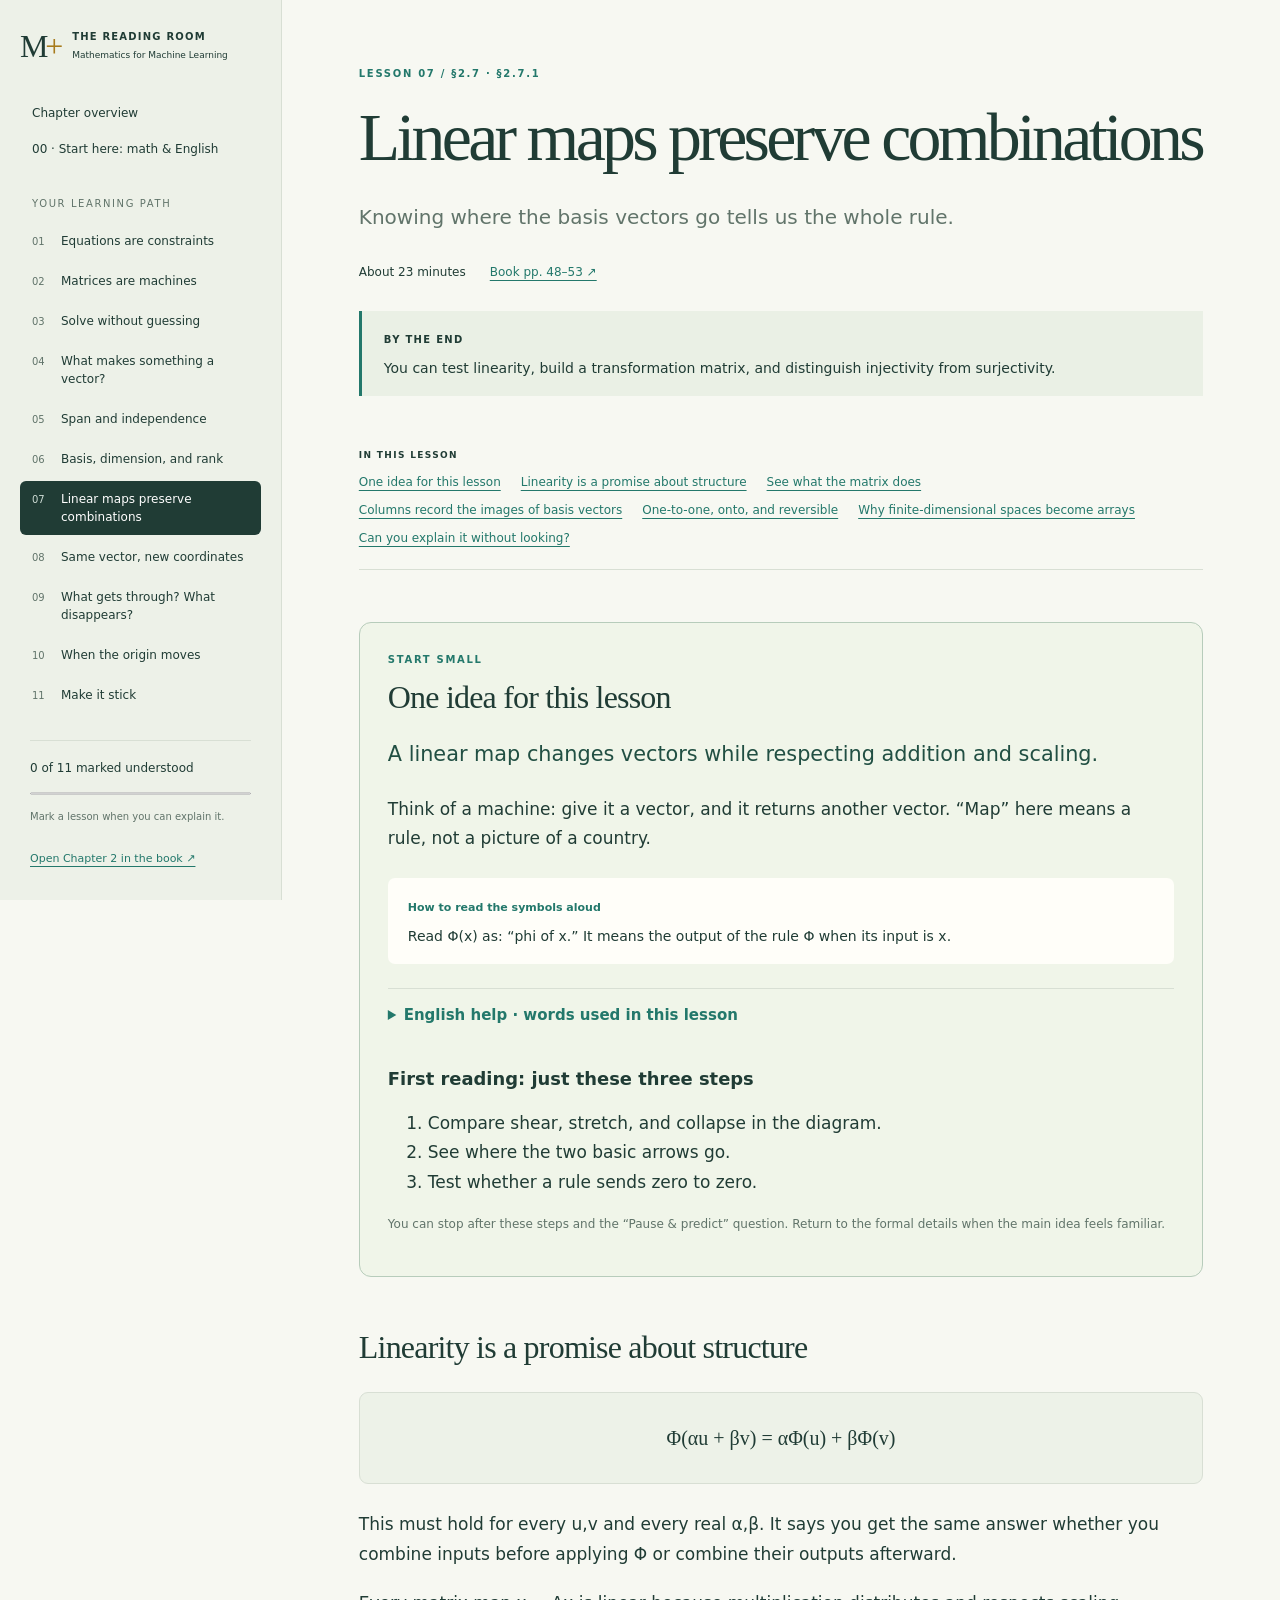
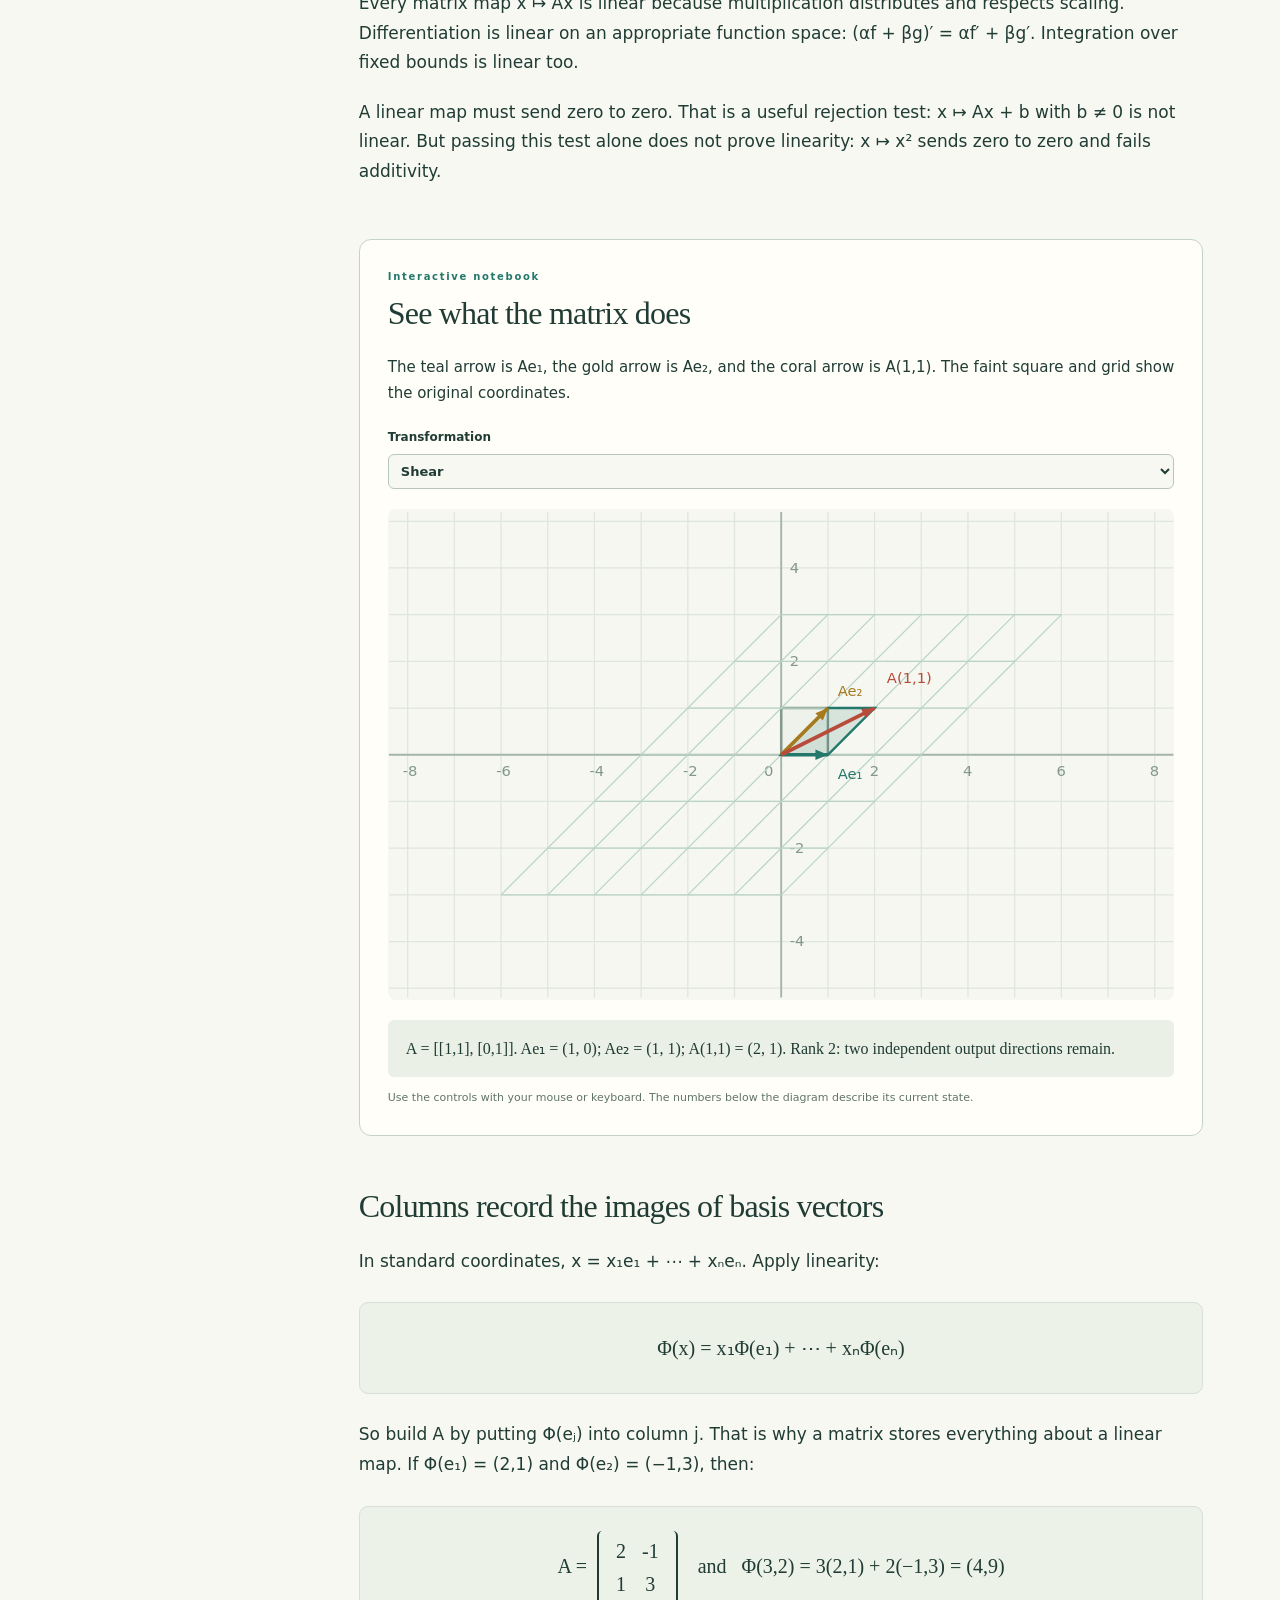
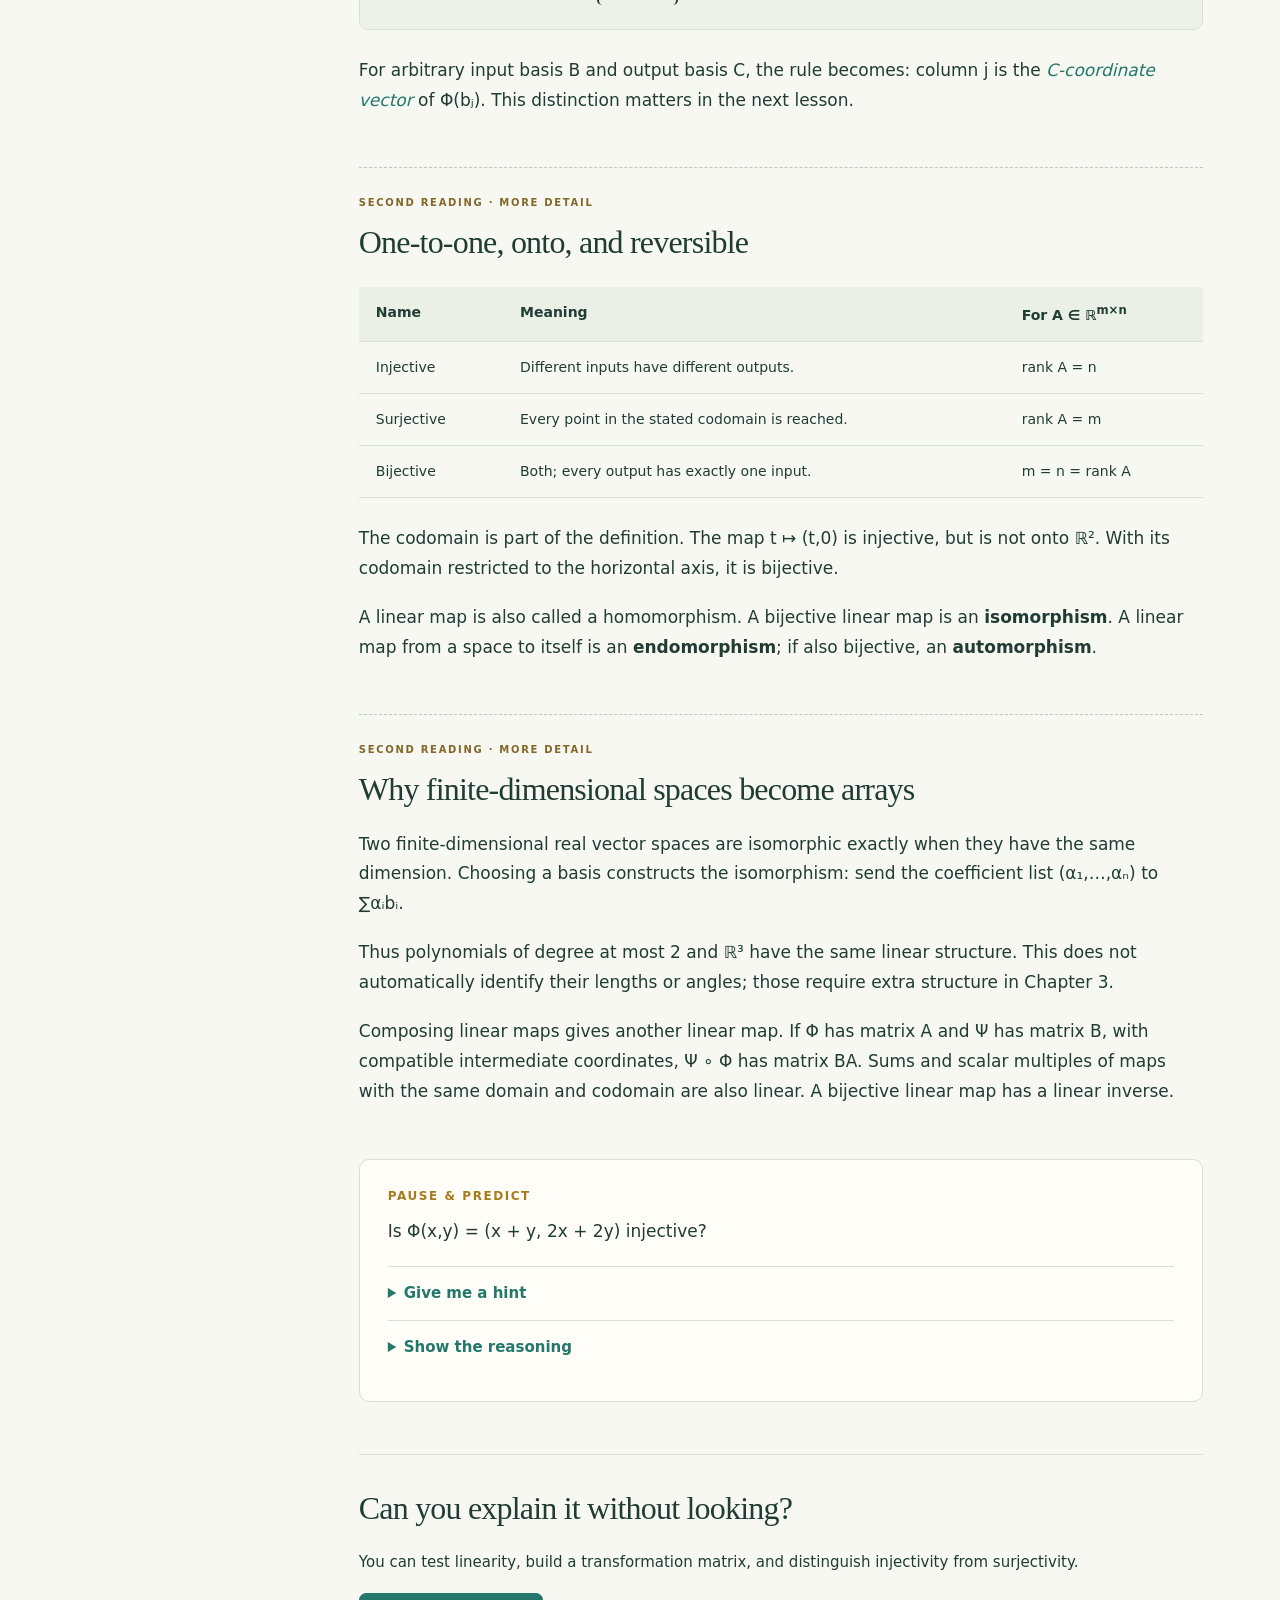
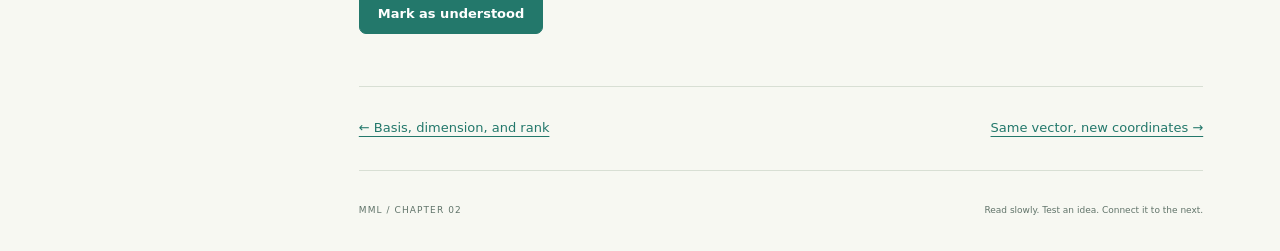
<file: chapter-2/07-maps.html>
<!doctype html><html lang="en"><head><meta charset="utf-8"><meta name="viewport" content="width=device-width, initial-scale=1"><meta name="description" content="An illustrated, interactive reading companion to Chapter 2 of Mathematics for Machine Learning."><title>Linear maps preserve combinations · MML Chapter 2</title><link rel="icon" type="image/svg+xml" sizes="any" href="../favicon.svg"><link rel="stylesheet" href="assets/style.css"><script src="assets/app.js" defer></script></head><body data-page="07-maps"><a class="skip" href="#main">Skip to lesson</a><header class="mobile-header"><a href="index.html">MML / CHAPTER 02</a><button id="menu" type="button" aria-expanded="false" aria-controls="sidebar">Lessons</button></header><aside class="sidebar" id="sidebar"><a class="brand" href="index.html"><span class="brand-mark">M<span>+</span></span><span>THE READING ROOM<small>Mathematics for Machine Learning</small></span></a><a class="overview" href="index.html" >Chapter overview</a><a class="overview" href="00-start.html">00 · Start here: math & English</a><div class="nav-label">YOUR LEARNING PATH</div><nav aria-label="Lessons"><a href="01-systems.html" data-page="01-systems"><span>01</span>Equations are constraints</a><a href="02-matrices.html" data-page="02-matrices"><span>02</span>Matrices are machines</a><a href="03-elimination.html" data-page="03-elimination"><span>03</span>Solve without guessing</a><a href="04-spaces.html" data-page="04-spaces"><span>04</span>What makes something a vector?</a><a href="05-independence.html" data-page="05-independence"><span>05</span>Span and independence</a><a href="06-basis.html" data-page="06-basis"><span>06</span>Basis, dimension, and rank</a><a href="07-maps.html" aria-current="page" data-page="07-maps"><span>07</span>Linear maps preserve combinations</a><a href="08-coordinates.html" data-page="08-coordinates"><span>08</span>Same vector, new coordinates</a><a href="09-kernel.html" data-page="09-kernel"><span>09</span>What gets through? What disappears?</a><a href="10-affine.html" data-page="10-affine"><span>10</span>When the origin moves</a><a href="11-practice.html" data-page="11-practice"><span>11</span>Make it stick</a></nav><div class="progress-box"><span id="progress-label">Your progress</span><progress id="progress" max="11" value="0" aria-label="Lessons marked understood"></progress><small>Mark a lesson when you can explain it.</small></div><a class="book-link" href="../mml-book.pdf#page=23">Open Chapter 2 in the book ↗</a></aside><main id="main"><header class="lesson-header"><div class="eyebrow">LESSON 07 / §2.7 · §2.7.1</div><h1>Linear maps preserve combinations</h1><p class="lede">Knowing where the basis vectors go tells us the whole rule.</p><div class="meta"><span>About 23 minutes</span><a href="../mml-book.pdf#page=54">Book pp. 48–53 ↗</a></div><div class="goal"><strong>By the end</strong><p>You can test linearity, build a transformation matrix, and distinguish injectivity from surjectivity.</p></div></header><nav class="on-this-page" aria-label="On this page"><strong>IN THIS LESSON</strong><div id="section-links"></div></nav><section class="gentle-start"><div class="eyebrow">START SMALL</div><h2>One idea for this lesson</h2><p class="plain-idea">A linear map changes vectors while respecting addition and scaling.</p><p>Think of a machine: give it a vector, and it returns another vector. “Map” here means a rule, not a picture of a country.</p><div class="say-it"><strong>How to read the symbols aloud</strong><p>Read Φ(x) as: “phi of x.” It means the output of the rule Φ when its input is x.</p></div><details class="word-help"><summary>English help · words used in this lesson</summary><dl><dt>map / mapping</dt><dd>A rule that gives one output for each input.</dd><dt>domain</dt><dd>The collection of allowed inputs.</dd><dt>codomain</dt><dd>The stated collection in which outputs live.</dd><dt>injective</dt><dd>Different inputs always give different outputs.</dd><dt>surjective</dt><dd>Every member of the codomain can be reached.</dd><dt>bijective</dt><dd>Both injective and surjective.</dd></dl></details><h3>First reading: just these three steps</h3><ol><li>Compare shear, stretch, and collapse in the diagram.</li><li>See where the two basic arrows go.</li><li>Test whether a rule sends zero to zero.</li></ol><p class="caption">You can stop after these steps and the “Pause & predict” question. Return to the formal details when the main idea feels familiar.</p></section><section><h2>Linearity is a promise about structure</h2><div class="equation">Φ(αu + βv) = αΦ(u) + βΦ(v)</div><p>This must hold for every u,v and every real α,β. It says you get the same answer whether you combine inputs before applying Φ or combine their outputs afterward.</p><p>Every matrix map x ↦ Ax is linear because multiplication distributes and respects scaling. Differentiation is linear on an appropriate function space: (αf + βg)′ = αf′ + βg′. Integration over fixed bounds is linear too.</p><p>A linear map must send zero to zero. That is a useful rejection test: x ↦ Ax + b with b ≠ 0 is not linear. But passing this test alone does not prove linearity: x ↦ x² sends zero to zero and fails additivity.</p></section><section class="lab" data-lab="transform"><div class="eyebrow">Interactive notebook</div><h2>See what the matrix does</h2><p>The teal arrow is Ae₁, the gold arrow is Ae₂, and the coral arrow is A(1,1). The faint square and grid show the original coordinates.</p><div class="controls"><label>Transformation<select name="preset"><option value="shear">Shear</option><option value="rotate">Rotate 45°</option><option value="stretch">Stretch</option><option value="collapse">Collapse onto a line</option><option value="reflect">Reflect</option></select></label></div><svg viewBox="0 0 640 400" role="img" aria-label="See what the matrix does"></svg><div class="lab-result" aria-live="polite"></div><p class="caption">Use the controls with your mouse or keyboard. The numbers below the diagram describe its current state.</p></section><section><h2>Columns record the images of basis vectors</h2><p>In standard coordinates, x = x₁e₁ + ⋯ + xₙeₙ. Apply linearity:</p><div class="equation">Φ(x) = x₁Φ(e₁) + ⋯ + xₙΦ(eₙ)</div><p>So build A by putting Φ(eⱼ) into column j. That is why a matrix stores everything about a linear map. If Φ(e₁) = (2,1) and Φ(e₂) = (−1,3), then:</p><div class="equation">A = <span class="matrix" role="math" aria-label="Matrix: 2, -1; 1, 3"><span><span class="matrix-row"><span>2</span><span>-1</span></span><span class="matrix-row"><span>1</span><span>3</span></span></span></span> &nbsp; and &nbsp; Φ(3,2) = 3(2,1) + 2(−1,3) = (4,9)</div><p>For arbitrary input basis B and output basis C, the rule becomes: column j is the <em>C-coordinate vector</em> of Φ(bⱼ). This distinction matters in the next lesson.</p></section><section class="second-pass"><div class="eyebrow">SECOND READING · MORE DETAIL</div><h2>One-to-one, onto, and reversible</h2><div class="table-wrap"><table><tr><th>Name</th><th>Meaning</th><th>For A ∈ ℝ<sup>m×n</sup></th></tr><tr><td>Injective</td><td>Different inputs have different outputs.</td><td>rank A = n</td></tr><tr><td>Surjective</td><td>Every point in the stated codomain is reached.</td><td>rank A = m</td></tr><tr><td>Bijective</td><td>Both; every output has exactly one input.</td><td>m = n = rank A</td></tr></table></div><p>The codomain is part of the definition. The map t ↦ (t,0) is injective, but is not onto ℝ². With its codomain restricted to the horizontal axis, it is bijective.</p><p>A linear map is also called a homomorphism. A bijective linear map is an <strong>isomorphism</strong>. A linear map from a space to itself is an <strong>endomorphism</strong>; if also bijective, an <strong>automorphism</strong>.</p></section><section class="second-pass"><div class="eyebrow">SECOND READING · MORE DETAIL</div><h2>Why finite-dimensional spaces become arrays</h2><p>Two finite-dimensional real vector spaces are isomorphic exactly when they have the same dimension. Choosing a basis constructs the isomorphism: send the coefficient list (α₁,…,αₙ) to ∑αᵢbᵢ.</p><p>Thus polynomials of degree at most 2 and ℝ³ have the same linear structure. This does not automatically identify their lengths or angles; those require extra structure in Chapter 3.</p><p>Composing linear maps gives another linear map. If Φ has matrix A and Ψ has matrix B, with compatible intermediate coordinates, Ψ ∘ Φ has matrix BA. Sums and scalar multiples of maps with the same domain and codomain are also linear. A bijective linear map has a linear inverse.</p></section><section class="check"><h3>Pause & predict</h3><p>Is Φ(x,y) = (x + y, 2x + 2y) injective?</p><details><summary>Give me a hint</summary><p>Can different inputs have the same sum?</p></details><details><summary>Show the reasoning</summary><p>No. (1,0) and (0,1) both map to (1,2). The difference (1,−1) maps to zero. Its image is the line spanned by (1,2), so it is also not onto ℝ².</p></details></section><section class="finish"><h2>Can you explain it without looking?</h2><p>You can test linearity, build a transformation matrix, and distinguish injectivity from surjectivity.</p><button type="button" id="mark-done" aria-pressed="false">Mark as understood</button><span id="saved-status" role="status"></span></section><nav class="page-nav" aria-label="Previous and next lesson"><a href="06-basis.html">← Basis, dimension, and rank</a><a href="08-coordinates.html">Same vector, new coordinates →</a></nav><footer>MML / CHAPTER 02 <span>Read slowly. Test an idea. Connect it to the next.</span></footer></main></body></html>
</file>
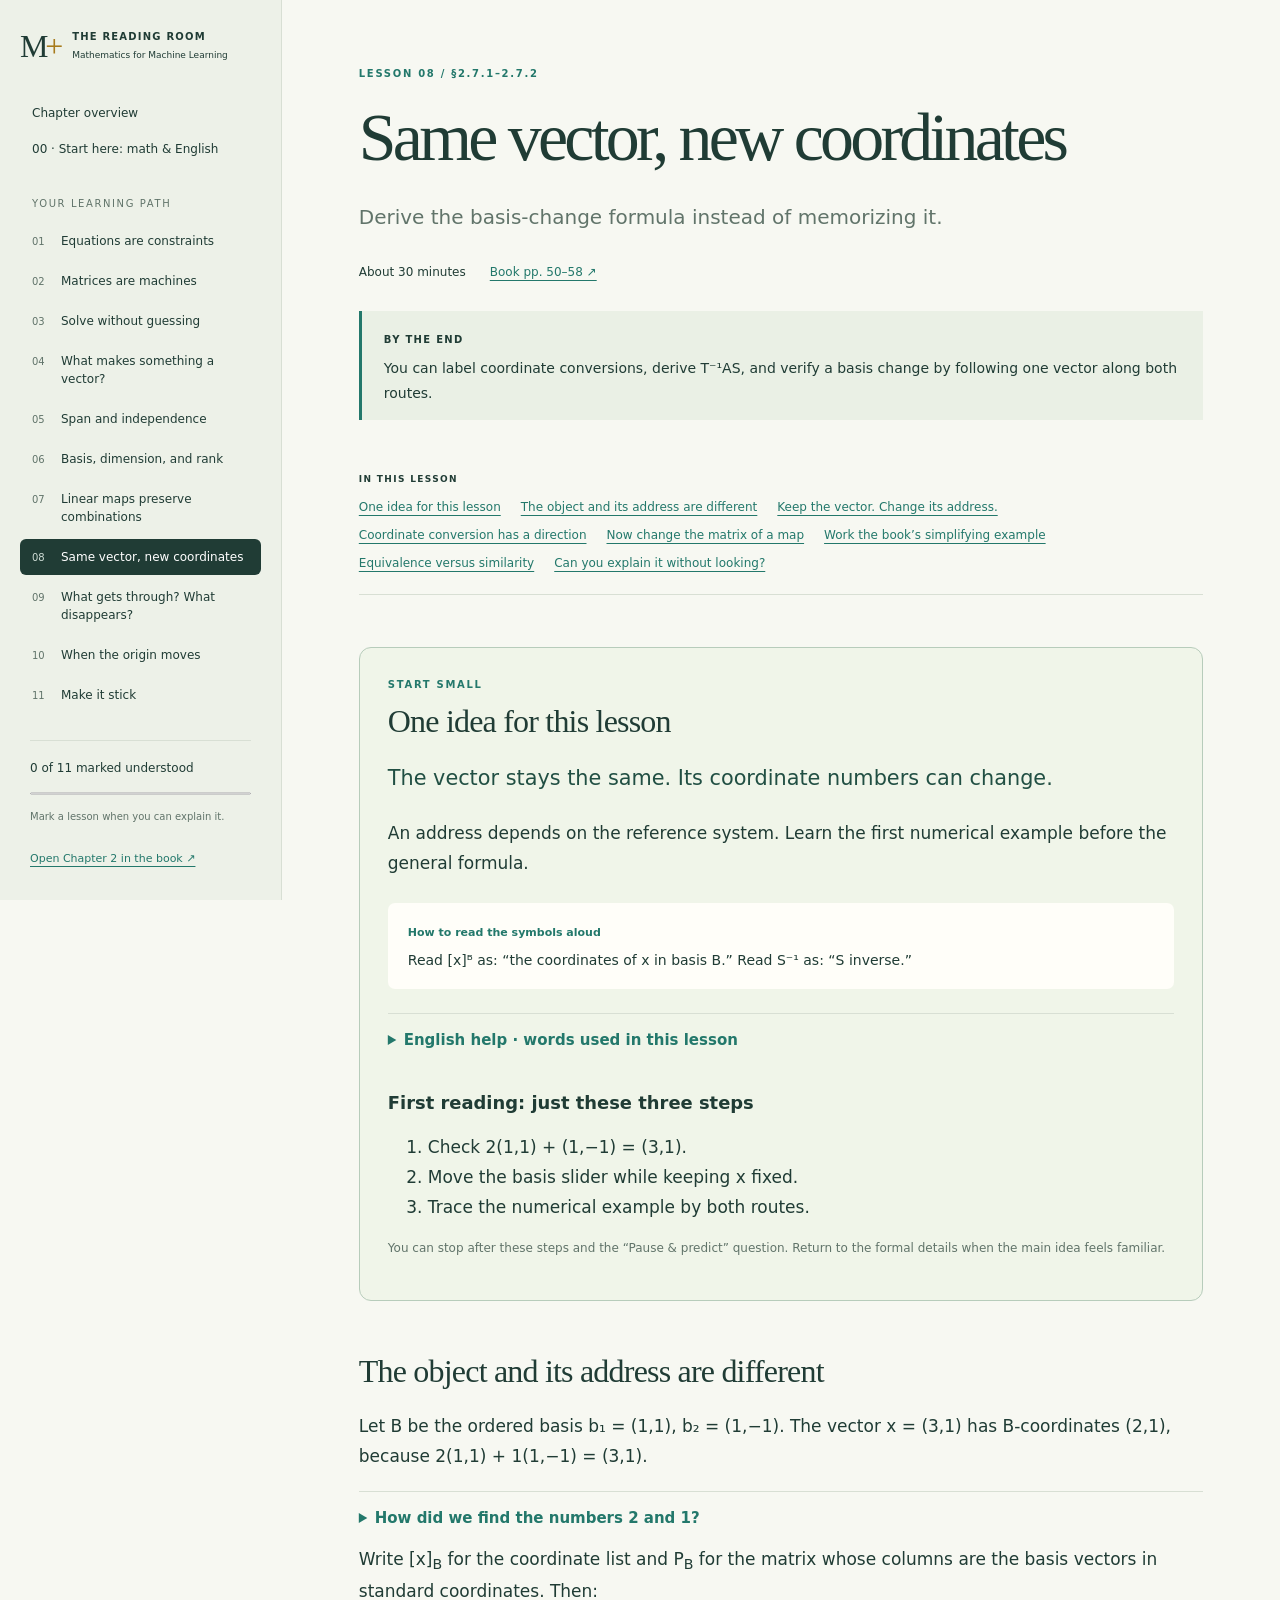
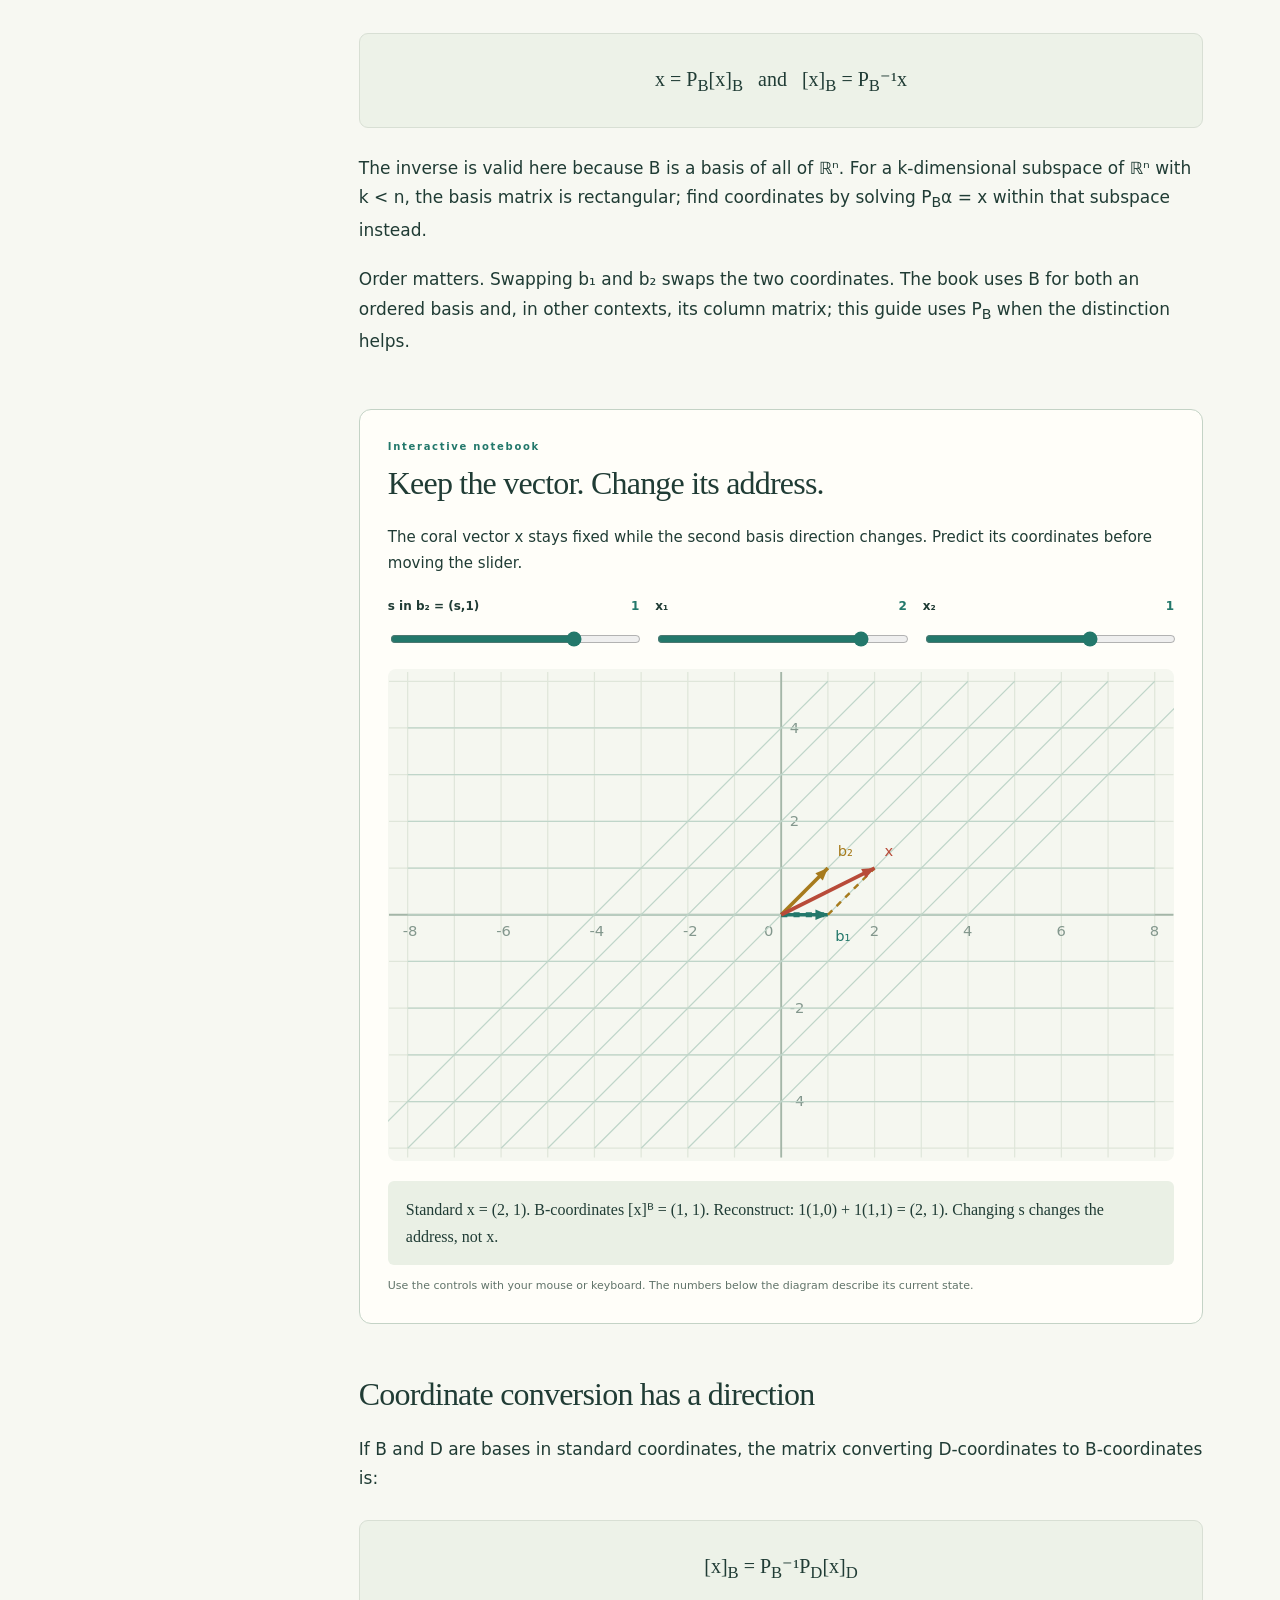
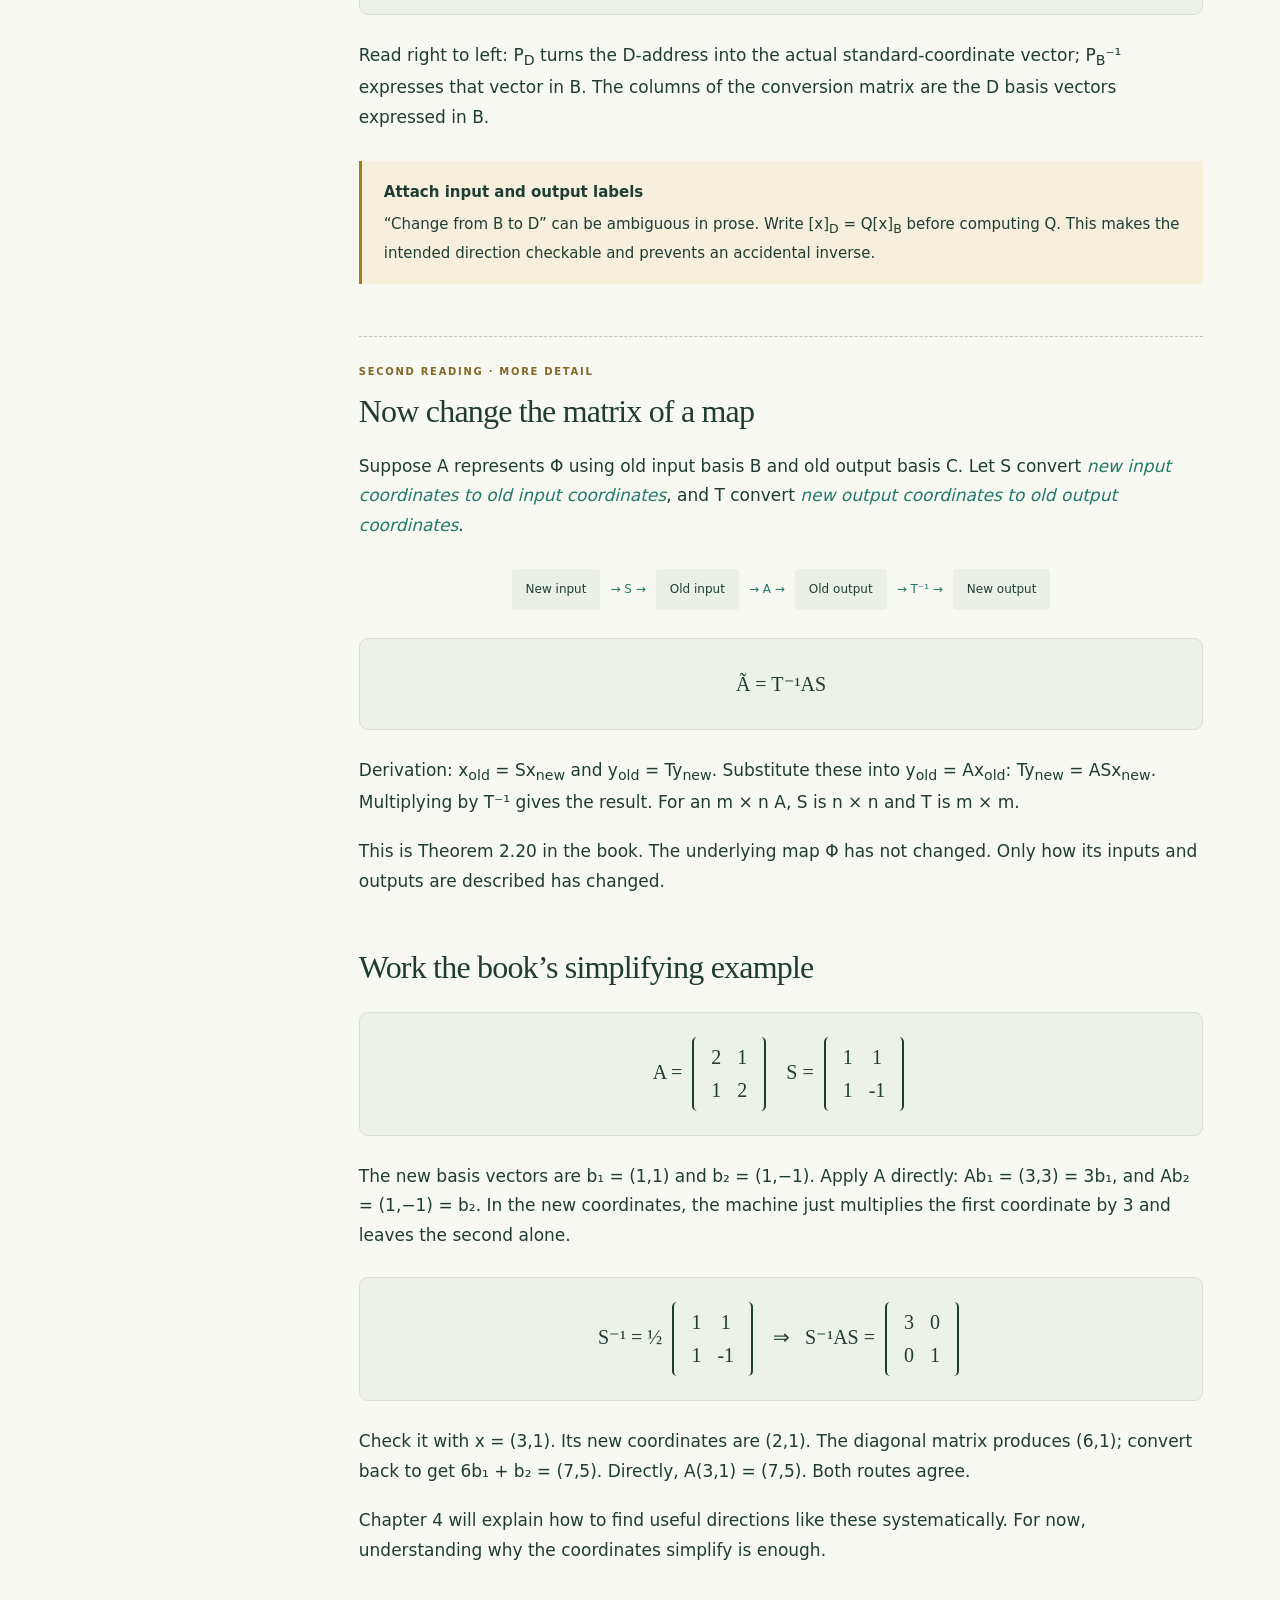
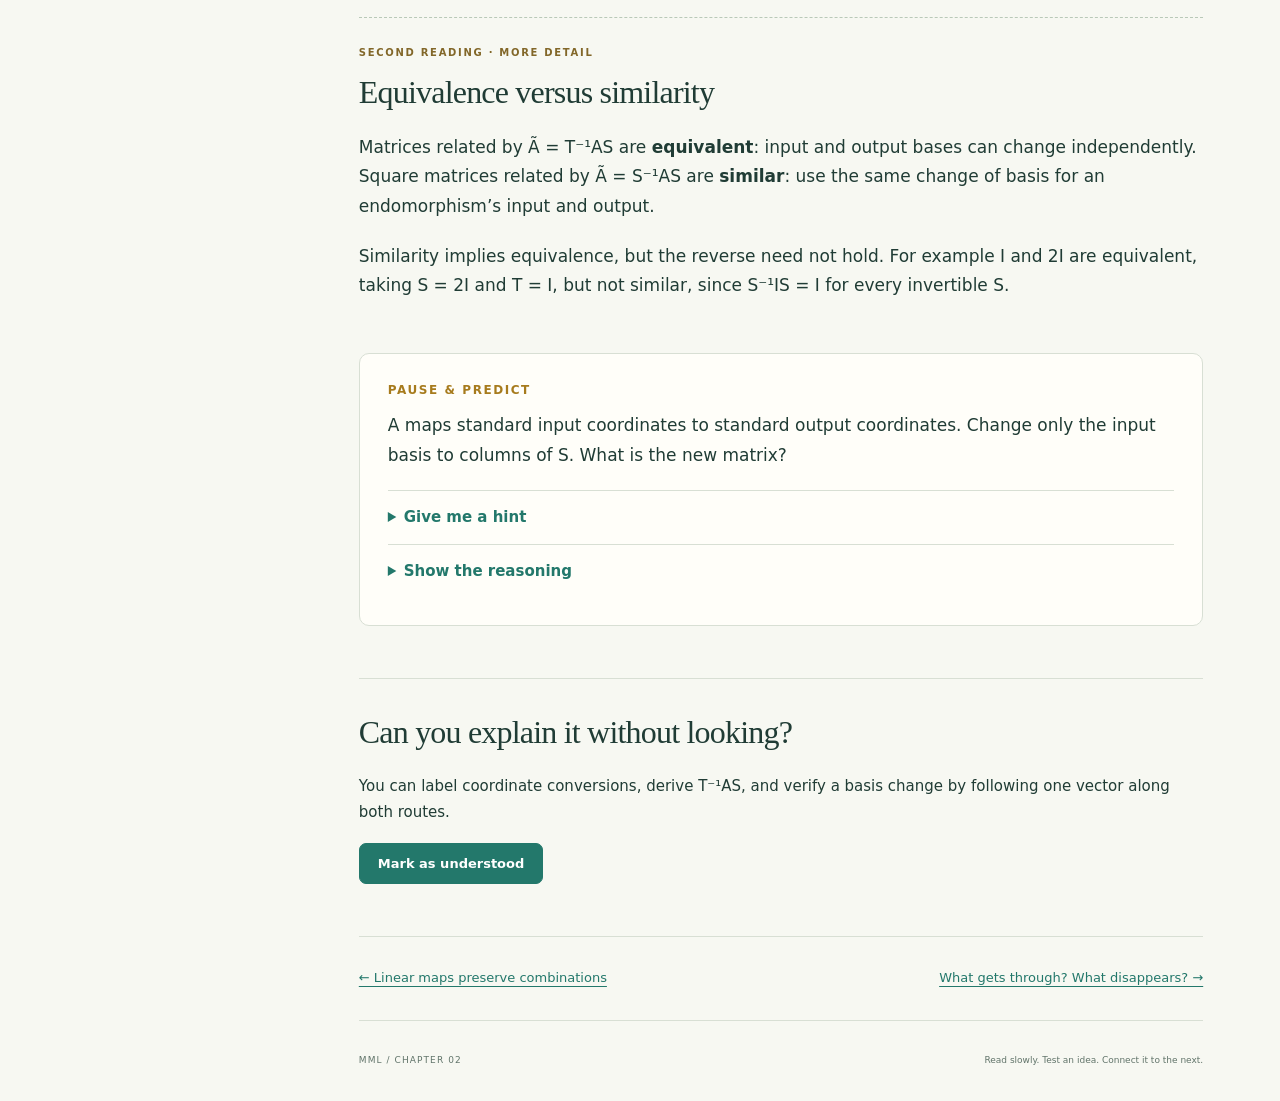
<file: chapter-2/08-coordinates.html>
<!doctype html><html lang="en"><head><meta charset="utf-8"><meta name="viewport" content="width=device-width, initial-scale=1"><meta name="description" content="An illustrated, interactive reading companion to Chapter 2 of Mathematics for Machine Learning."><title>Same vector, new coordinates · MML Chapter 2</title><link rel="icon" type="image/svg+xml" sizes="any" href="../favicon.svg"><link rel="stylesheet" href="assets/style.css"><script src="assets/app.js" defer></script></head><body data-page="08-coordinates"><a class="skip" href="#main">Skip to lesson</a><header class="mobile-header"><a href="index.html">MML / CHAPTER 02</a><button id="menu" type="button" aria-expanded="false" aria-controls="sidebar">Lessons</button></header><aside class="sidebar" id="sidebar"><a class="brand" href="index.html"><span class="brand-mark">M<span>+</span></span><span>THE READING ROOM<small>Mathematics for Machine Learning</small></span></a><a class="overview" href="index.html" >Chapter overview</a><a class="overview" href="00-start.html">00 · Start here: math & English</a><div class="nav-label">YOUR LEARNING PATH</div><nav aria-label="Lessons"><a href="01-systems.html" data-page="01-systems"><span>01</span>Equations are constraints</a><a href="02-matrices.html" data-page="02-matrices"><span>02</span>Matrices are machines</a><a href="03-elimination.html" data-page="03-elimination"><span>03</span>Solve without guessing</a><a href="04-spaces.html" data-page="04-spaces"><span>04</span>What makes something a vector?</a><a href="05-independence.html" data-page="05-independence"><span>05</span>Span and independence</a><a href="06-basis.html" data-page="06-basis"><span>06</span>Basis, dimension, and rank</a><a href="07-maps.html" data-page="07-maps"><span>07</span>Linear maps preserve combinations</a><a href="08-coordinates.html" aria-current="page" data-page="08-coordinates"><span>08</span>Same vector, new coordinates</a><a href="09-kernel.html" data-page="09-kernel"><span>09</span>What gets through? What disappears?</a><a href="10-affine.html" data-page="10-affine"><span>10</span>When the origin moves</a><a href="11-practice.html" data-page="11-practice"><span>11</span>Make it stick</a></nav><div class="progress-box"><span id="progress-label">Your progress</span><progress id="progress" max="11" value="0" aria-label="Lessons marked understood"></progress><small>Mark a lesson when you can explain it.</small></div><a class="book-link" href="../mml-book.pdf#page=23">Open Chapter 2 in the book ↗</a></aside><main id="main"><header class="lesson-header"><div class="eyebrow">LESSON 08 / §2.7.1–2.7.2</div><h1>Same vector, new coordinates</h1><p class="lede">Derive the basis-change formula instead of memorizing it.</p><div class="meta"><span>About 30 minutes</span><a href="../mml-book.pdf#page=56">Book pp. 50–58 ↗</a></div><div class="goal"><strong>By the end</strong><p>You can label coordinate conversions, derive T⁻¹AS, and verify a basis change by following one vector along both routes.</p></div></header><nav class="on-this-page" aria-label="On this page"><strong>IN THIS LESSON</strong><div id="section-links"></div></nav><section class="gentle-start"><div class="eyebrow">START SMALL</div><h2>One idea for this lesson</h2><p class="plain-idea">The vector stays the same. Its coordinate numbers can change.</p><p>An address depends on the reference system. Learn the first numerical example before the general formula.</p><div class="say-it"><strong>How to read the symbols aloud</strong><p>Read [x]ᴮ as: “the coordinates of x in basis B.” Read S⁻¹ as: “S inverse.”</p></div><details class="word-help"><summary>English help · words used in this lesson</summary><dl><dt>coordinate</dt><dd>A coefficient telling you how much of a basis vector to use.</dd><dt>ordered basis</dt><dd>A basis with a specified first vector, second vector, and so on.</dd><dt>basis change</dt><dd>A change in how the same vectors are described.</dd><dt>representation</dt><dd>A way to describe an object using numbers.</dd></dl></details><h3>First reading: just these three steps</h3><ol><li>Check 2(1,1) + (1,−1) = (3,1).</li><li>Move the basis slider while keeping x fixed.</li><li>Trace the numerical example by both routes.</li></ol><p class="caption">You can stop after these steps and the “Pause & predict” question. Return to the formal details when the main idea feels familiar.</p></section><section><h2>The object and its address are different</h2><p>Let B be the ordered basis b₁ = (1,1), b₂ = (1,−1). The vector x = (3,1) has B-coordinates (2,1), because 2(1,1) + 1(1,−1) = (3,1).</p><details><summary>How did we find the numbers 2 and 1?</summary><p>Call the unknown coordinates a and b. We need a(1,1) + b(1,−1) = (3,1).</p><p>The first components give a + b = 3. The second components give a − b = 1. Add these equations: 2a = 4, so a = 2. Then 2 + b = 3, so b = 1.</p><p>The vector is (3,1) in standard coordinates. The list (2,1) tells us how much of each new basis vector to use.</p></details><p>Write [x]<sub>B</sub> for the coordinate list and P<sub>B</sub> for the matrix whose columns are the basis vectors in standard coordinates. Then:</p><div class="equation">x = P<sub>B</sub>[x]<sub>B</sub> &nbsp; and &nbsp; [x]<sub>B</sub> = P<sub>B</sub>⁻¹x</div><p>The inverse is valid here because B is a basis of all of ℝⁿ. For a k-dimensional subspace of ℝⁿ with k &lt; n, the basis matrix is rectangular; find coordinates by solving P<sub>B</sub>α = x within that subspace instead.</p><p>Order matters. Swapping b₁ and b₂ swaps the two coordinates. The book uses B for both an ordered basis and, in other contexts, its column matrix; this guide uses P<sub>B</sub> when the distinction helps.</p></section><section class="lab" data-lab="basis"><div class="eyebrow">Interactive notebook</div><h2>Keep the vector. Change its address.</h2><p>The coral vector x stays fixed while the second basis direction changes. Predict its coordinates before moving the slider.</p><div class="controls"><label>s in b₂ = (s,1) <output data-for="shear">1</output><input type="range" name="shear" min="-2" max="2" step="0.25" value="1"></label><label>x₁ <output data-for="x">2</output><input type="range" name="x" min="-3" max="3" step="0.5" value="2"></label><label>x₂ <output data-for="y">1</output><input type="range" name="y" min="-3" max="3" step="0.5" value="1"></label></div><svg viewBox="0 0 640 400" role="img" aria-label="Keep the vector. Change its address."></svg><div class="lab-result" aria-live="polite"></div><p class="caption">Use the controls with your mouse or keyboard. The numbers below the diagram describe its current state.</p></section><section><h2>Coordinate conversion has a direction</h2><p>If B and D are bases in standard coordinates, the matrix converting D-coordinates to B-coordinates is:</p><div class="equation">[x]<sub>B</sub> = P<sub>B</sub>⁻¹P<sub>D</sub>[x]<sub>D</sub></div><p>Read right to left: P<sub>D</sub> turns the D-address into the actual standard-coordinate vector; P<sub>B</sub>⁻¹ expresses that vector in B. The columns of the conversion matrix are the D basis vectors expressed in B.</p><aside class="insight"><strong>Attach input and output labels</strong><p>“Change from B to D” can be ambiguous in prose. Write [x]<sub>D</sub> = Q[x]<sub>B</sub> before computing Q. This makes the intended direction checkable and prevents an accidental inverse.</p></aside></section><section class="second-pass"><div class="eyebrow">SECOND READING · MORE DETAIL</div><h2>Now change the matrix of a map</h2><p>Suppose A represents Φ using old input basis B and old output basis C. Let S convert <em>new input coordinates to old input coordinates</em>, and T convert <em>new output coordinates to old output coordinates</em>.</p><div class="route"><span>New input</span><b>→ S →</b><span>Old input</span><b>→ A →</b><span>Old output</span><b>→ T⁻¹ →</b><span>New output</span></div><div class="equation">Ã = T⁻¹AS</div><p>Derivation: x<sub>old</sub> = Sx<sub>new</sub> and y<sub>old</sub> = Ty<sub>new</sub>. Substitute these into y<sub>old</sub> = Ax<sub>old</sub>: Ty<sub>new</sub> = ASx<sub>new</sub>. Multiplying by T⁻¹ gives the result. For an m × n A, S is n × n and T is m × m.</p><p>This is Theorem 2.20 in the book. The underlying map Φ has not changed. Only how its inputs and outputs are described has changed.</p></section><section><h2>Work the book’s simplifying example</h2><div class="equation">A = <span class="matrix" role="math" aria-label="Matrix: 2, 1; 1, 2"><span><span class="matrix-row"><span>2</span><span>1</span></span><span class="matrix-row"><span>1</span><span>2</span></span></span></span> &nbsp; S = <span class="matrix" role="math" aria-label="Matrix: 1, 1; 1, -1"><span><span class="matrix-row"><span>1</span><span>1</span></span><span class="matrix-row"><span>1</span><span>-1</span></span></span></span></div><p>The new basis vectors are b₁ = (1,1) and b₂ = (1,−1). Apply A directly: Ab₁ = (3,3) = 3b₁, and Ab₂ = (1,−1) = b₂. In the new coordinates, the machine just multiplies the first coordinate by 3 and leaves the second alone.</p><div class="equation">S⁻¹ = ½ <span class="matrix" role="math" aria-label="Matrix: 1, 1; 1, -1"><span><span class="matrix-row"><span>1</span><span>1</span></span><span class="matrix-row"><span>1</span><span>-1</span></span></span></span> &nbsp; ⇒ &nbsp; S⁻¹AS = <span class="matrix" role="math" aria-label="Matrix: 3, 0; 0, 1"><span><span class="matrix-row"><span>3</span><span>0</span></span><span class="matrix-row"><span>0</span><span>1</span></span></span></span></div><p>Check it with x = (3,1). Its new coordinates are (2,1). The diagonal matrix produces (6,1); convert back to get 6b₁ + b₂ = (7,5). Directly, A(3,1) = (7,5). Both routes agree.</p><p>Chapter 4 will explain how to find useful directions like these systematically. For now, understanding why the coordinates simplify is enough.</p></section><section class="second-pass"><div class="eyebrow">SECOND READING · MORE DETAIL</div><h2>Equivalence versus similarity</h2><p>Matrices related by Ã = T⁻¹AS are <strong>equivalent</strong>: input and output bases can change independently. Square matrices related by Ã = S⁻¹AS are <strong>similar</strong>: use the same change of basis for an endomorphism’s input and output.</p><p>Similarity implies equivalence, but the reverse need not hold. For example I and 2I are equivalent, taking S = 2I and T = I, but not similar, since S⁻¹IS = I for every invertible S.</p></section><section class="check"><h3>Pause & predict</h3><p>A maps standard input coordinates to standard output coordinates. Change only the input basis to columns of S. What is the new matrix?</p><details><summary>Give me a hint</summary><p>The output conversion T is the identity.</p></details><details><summary>Show the reasoning</summary><p>AS. New input coordinates first become standard coordinates through S, then A acts. If only the output basis changes to T, the result is T⁻¹A.</p></details></section><section class="finish"><h2>Can you explain it without looking?</h2><p>You can label coordinate conversions, derive T⁻¹AS, and verify a basis change by following one vector along both routes.</p><button type="button" id="mark-done" aria-pressed="false">Mark as understood</button><span id="saved-status" role="status"></span></section><nav class="page-nav" aria-label="Previous and next lesson"><a href="07-maps.html">← Linear maps preserve combinations</a><a href="09-kernel.html">What gets through? What disappears? →</a></nav><footer>MML / CHAPTER 02 <span>Read slowly. Test an idea. Connect it to the next.</span></footer></main></body></html>
</file>
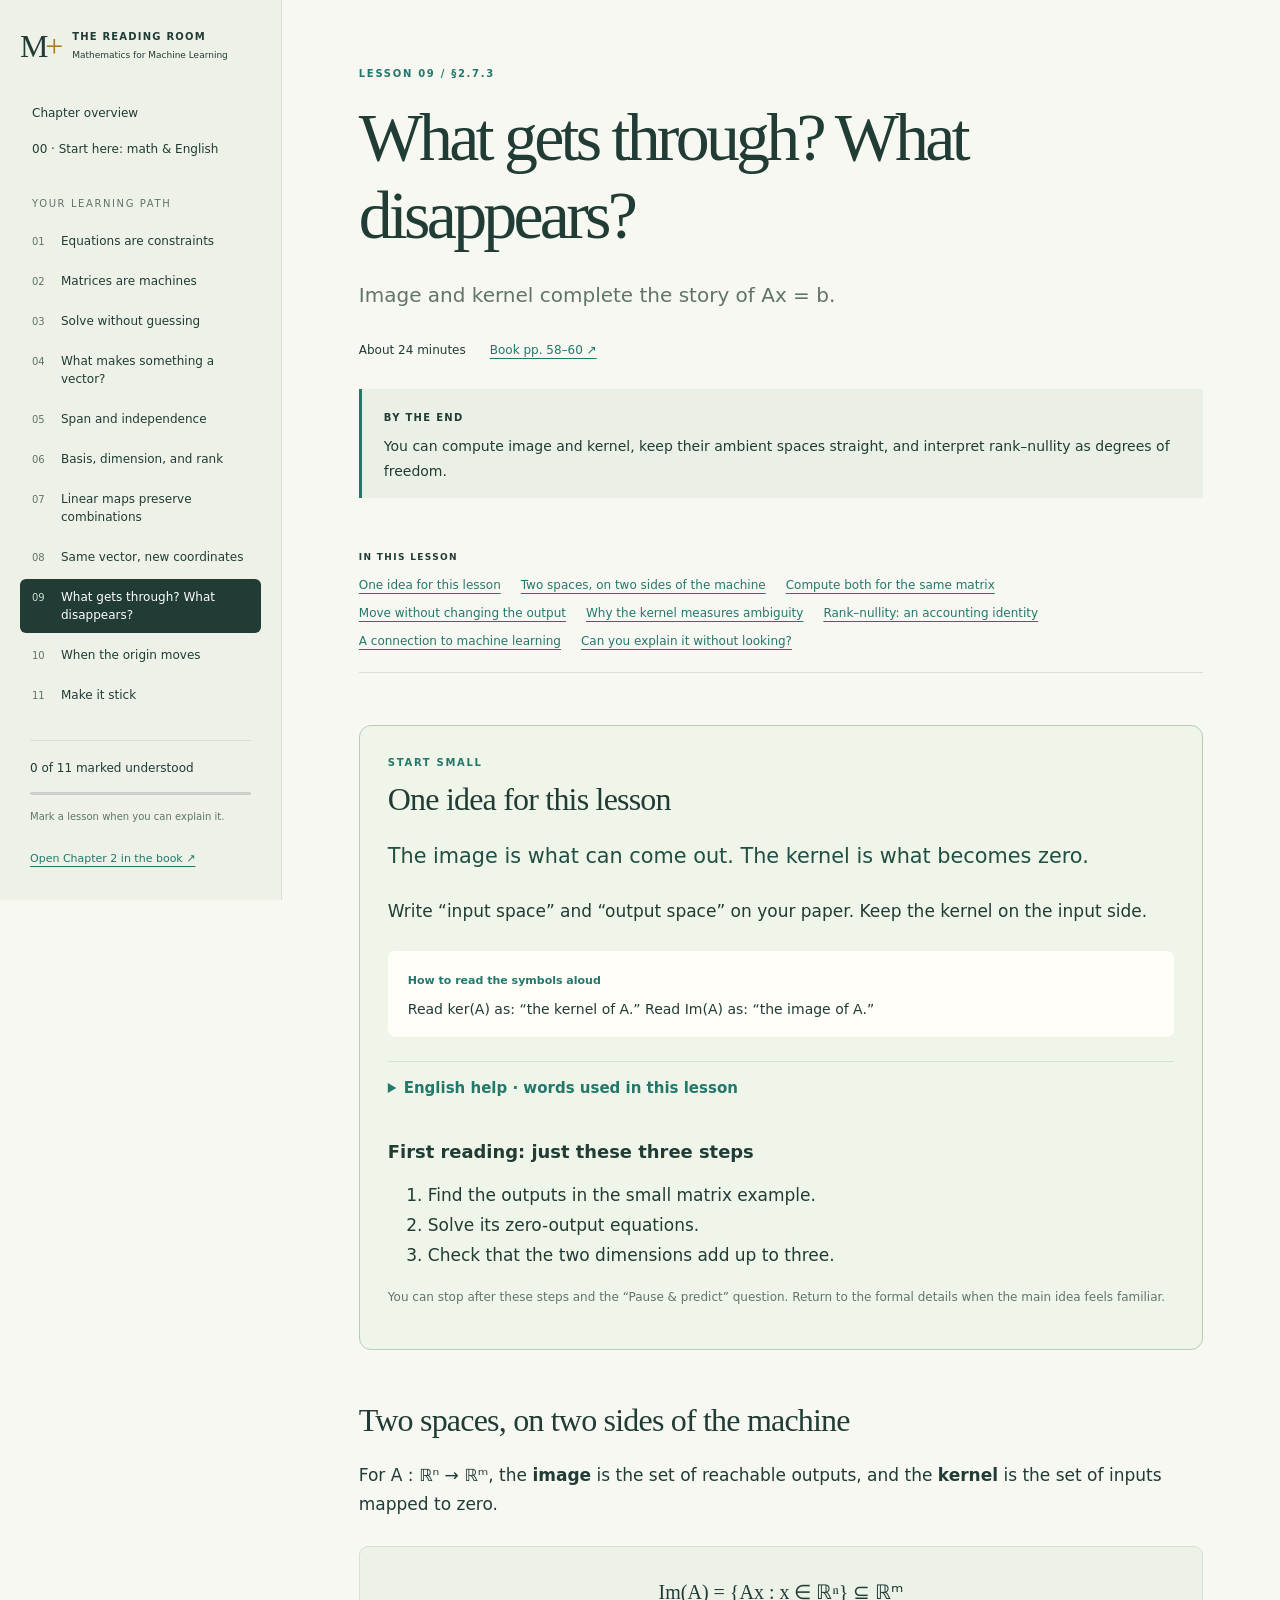
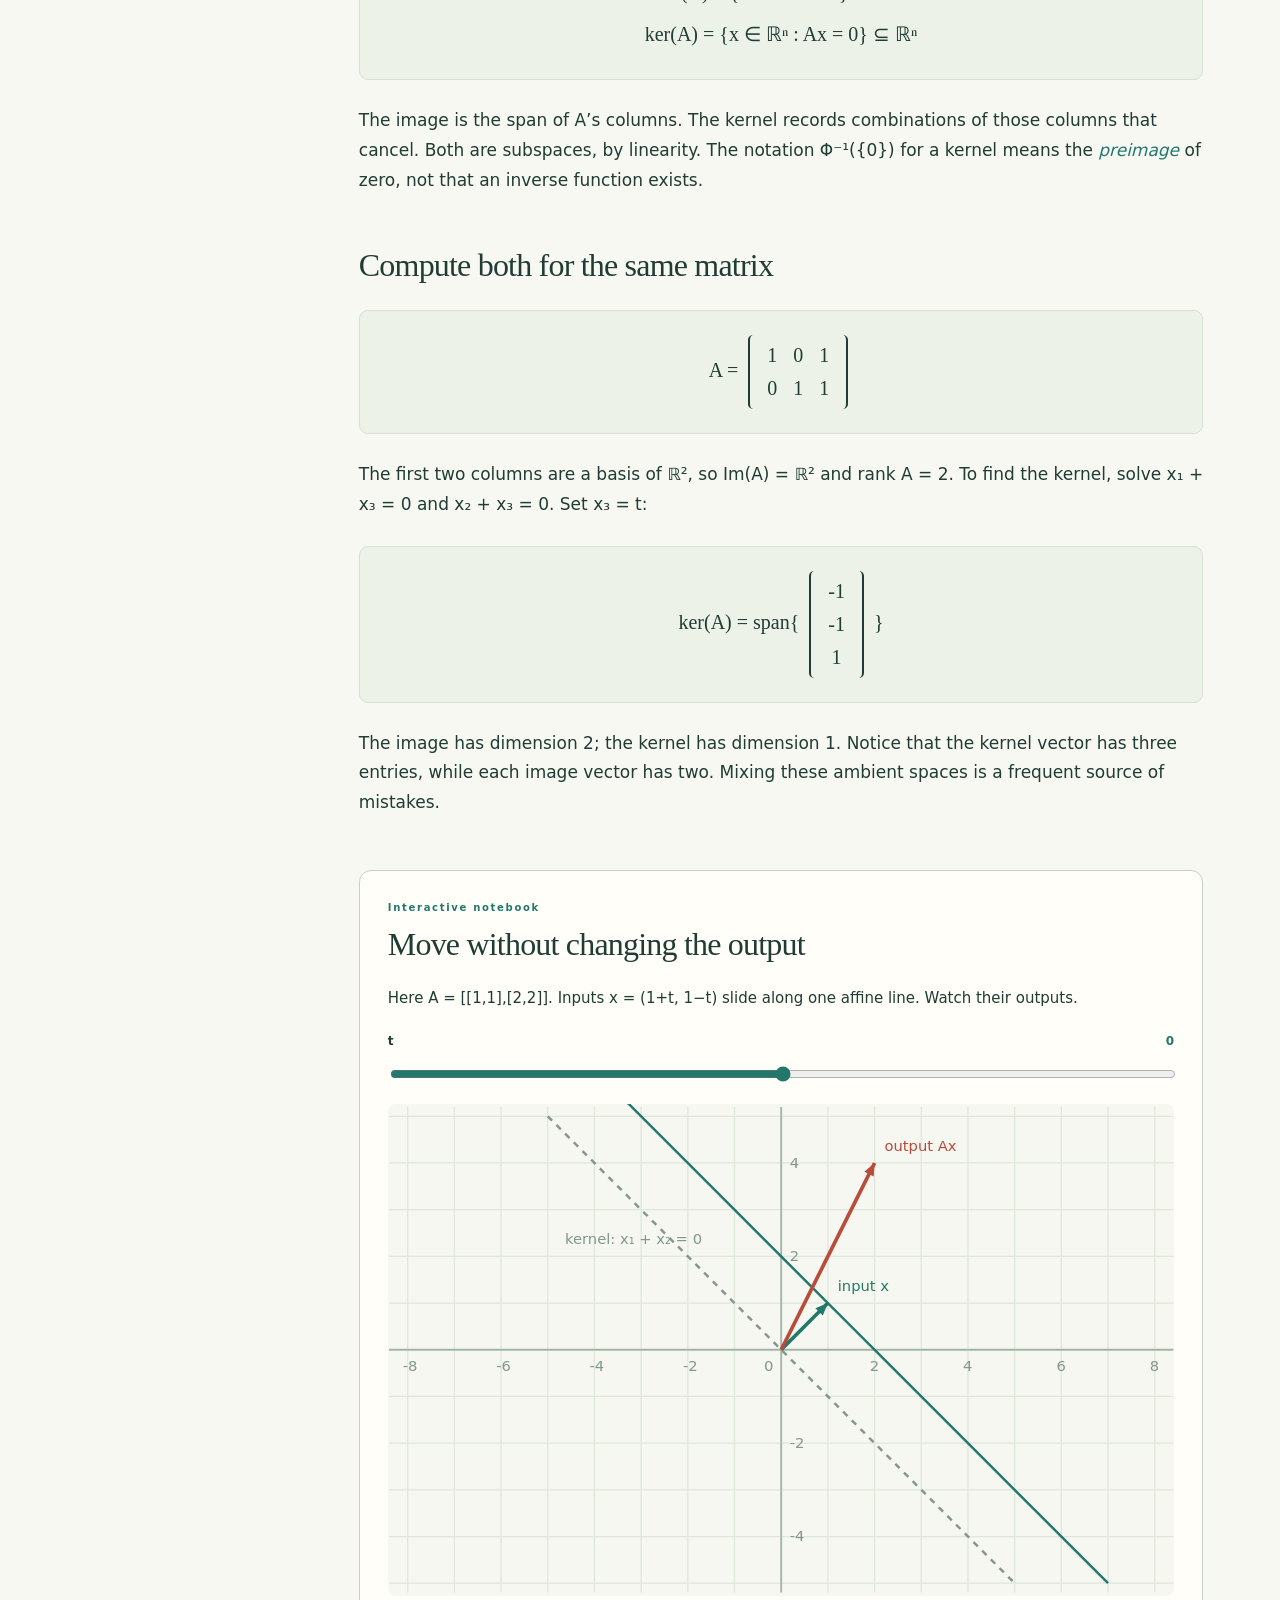
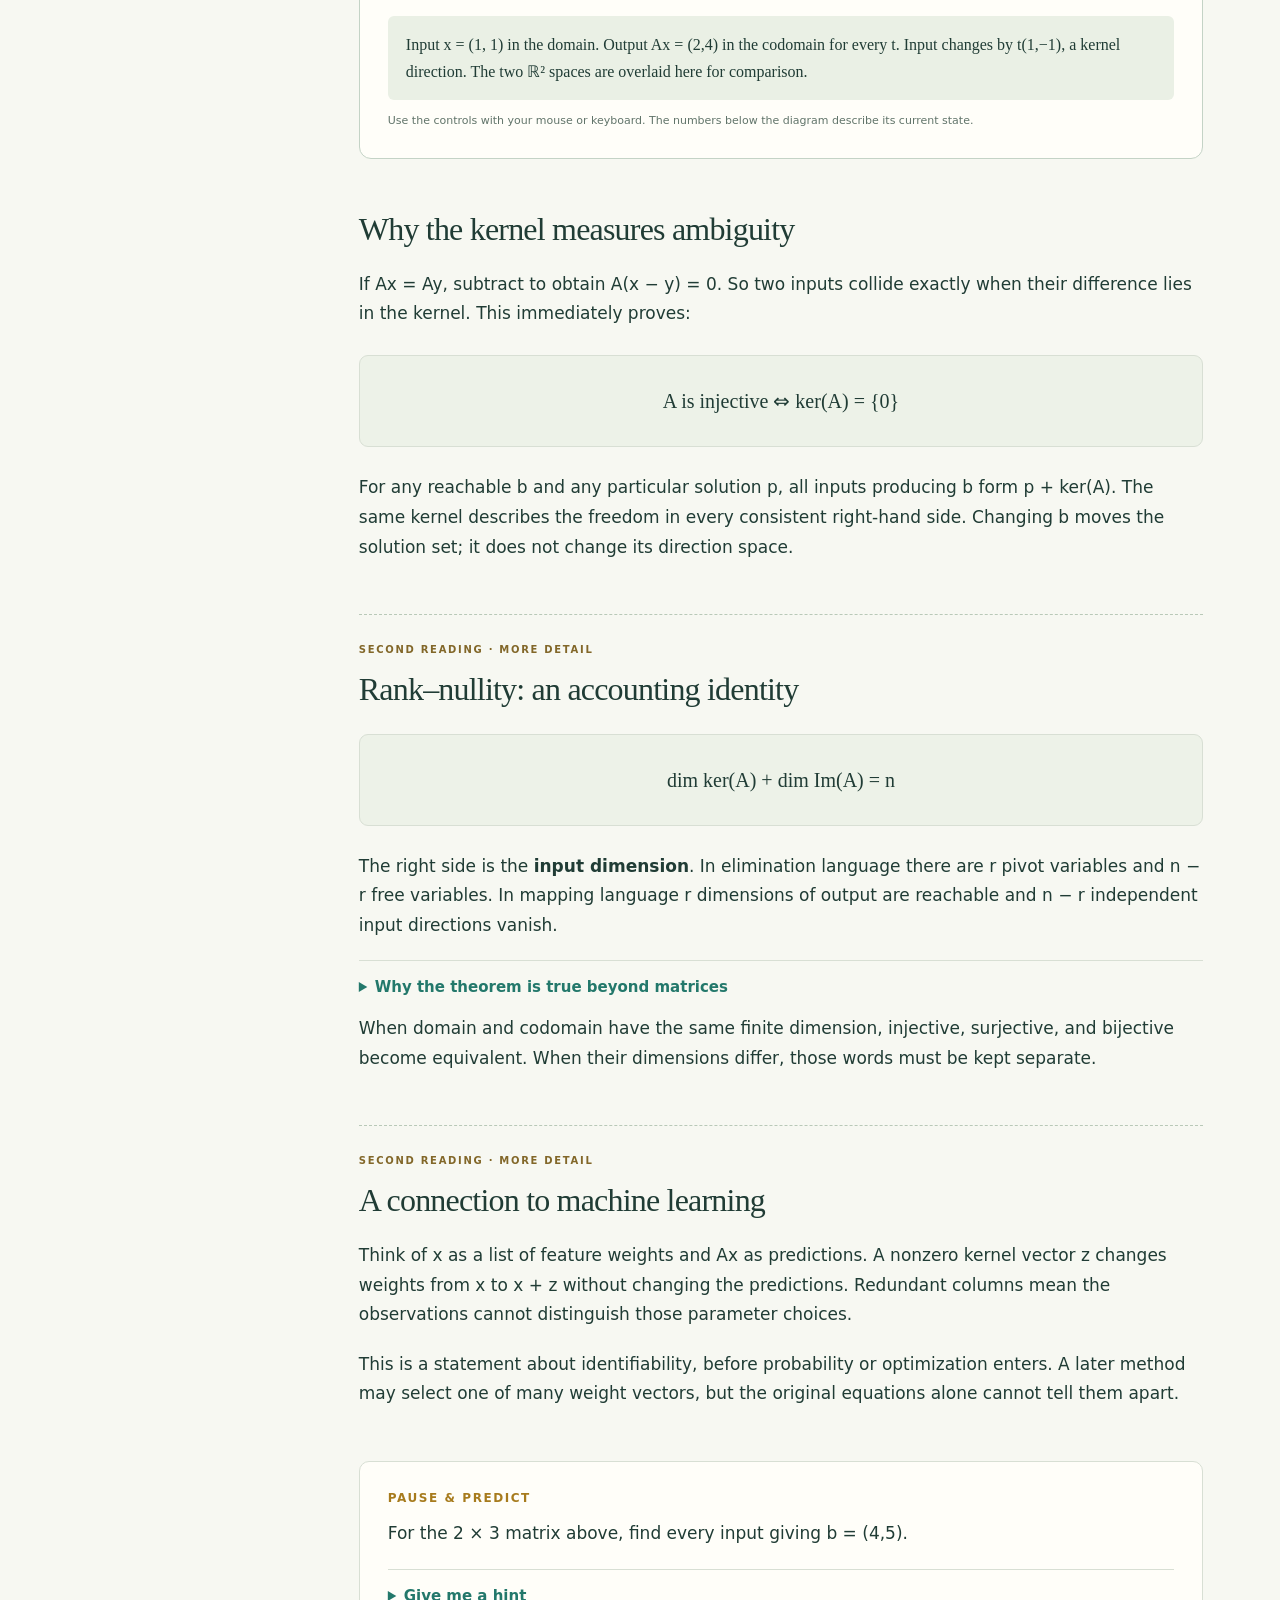
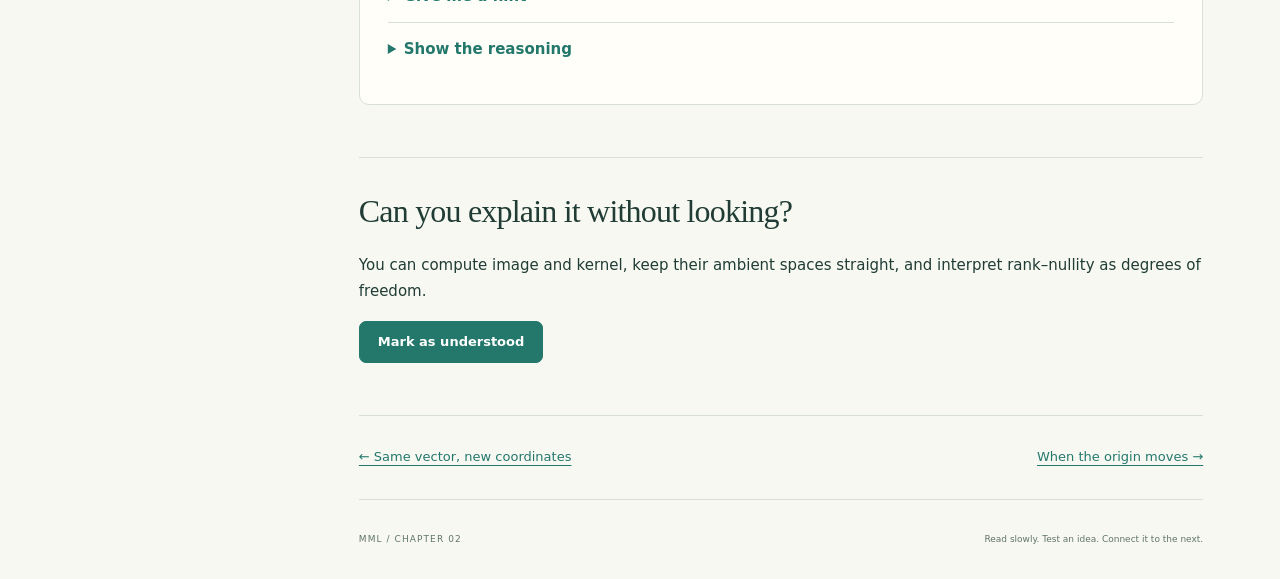
<file: chapter-2/09-kernel.html>
<!doctype html><html lang="en"><head><meta charset="utf-8"><meta name="viewport" content="width=device-width, initial-scale=1"><meta name="description" content="An illustrated, interactive reading companion to Chapter 2 of Mathematics for Machine Learning."><title>What gets through? What disappears? · MML Chapter 2</title><link rel="icon" type="image/svg+xml" sizes="any" href="../favicon.svg"><link rel="stylesheet" href="assets/style.css"><script src="assets/app.js" defer></script></head><body data-page="09-kernel"><a class="skip" href="#main">Skip to lesson</a><header class="mobile-header"><a href="index.html">MML / CHAPTER 02</a><button id="menu" type="button" aria-expanded="false" aria-controls="sidebar">Lessons</button></header><aside class="sidebar" id="sidebar"><a class="brand" href="index.html"><span class="brand-mark">M<span>+</span></span><span>THE READING ROOM<small>Mathematics for Machine Learning</small></span></a><a class="overview" href="index.html" >Chapter overview</a><a class="overview" href="00-start.html">00 · Start here: math & English</a><div class="nav-label">YOUR LEARNING PATH</div><nav aria-label="Lessons"><a href="01-systems.html" data-page="01-systems"><span>01</span>Equations are constraints</a><a href="02-matrices.html" data-page="02-matrices"><span>02</span>Matrices are machines</a><a href="03-elimination.html" data-page="03-elimination"><span>03</span>Solve without guessing</a><a href="04-spaces.html" data-page="04-spaces"><span>04</span>What makes something a vector?</a><a href="05-independence.html" data-page="05-independence"><span>05</span>Span and independence</a><a href="06-basis.html" data-page="06-basis"><span>06</span>Basis, dimension, and rank</a><a href="07-maps.html" data-page="07-maps"><span>07</span>Linear maps preserve combinations</a><a href="08-coordinates.html" data-page="08-coordinates"><span>08</span>Same vector, new coordinates</a><a href="09-kernel.html" aria-current="page" data-page="09-kernel"><span>09</span>What gets through? What disappears?</a><a href="10-affine.html" data-page="10-affine"><span>10</span>When the origin moves</a><a href="11-practice.html" data-page="11-practice"><span>11</span>Make it stick</a></nav><div class="progress-box"><span id="progress-label">Your progress</span><progress id="progress" max="11" value="0" aria-label="Lessons marked understood"></progress><small>Mark a lesson when you can explain it.</small></div><a class="book-link" href="../mml-book.pdf#page=23">Open Chapter 2 in the book ↗</a></aside><main id="main"><header class="lesson-header"><div class="eyebrow">LESSON 09 / §2.7.3</div><h1>What gets through? What disappears?</h1><p class="lede">Image and kernel complete the story of Ax = b.</p><div class="meta"><span>About 24 minutes</span><a href="../mml-book.pdf#page=64">Book pp. 58–60 ↗</a></div><div class="goal"><strong>By the end</strong><p>You can compute image and kernel, keep their ambient spaces straight, and interpret rank–nullity as degrees of freedom.</p></div></header><nav class="on-this-page" aria-label="On this page"><strong>IN THIS LESSON</strong><div id="section-links"></div></nav><section class="gentle-start"><div class="eyebrow">START SMALL</div><h2>One idea for this lesson</h2><p class="plain-idea">The image is what can come out. The kernel is what becomes zero.</p><p>Write “input space” and “output space” on your paper. Keep the kernel on the input side.</p><div class="say-it"><strong>How to read the symbols aloud</strong><p>Read ker(A) as: “the kernel of A.” Read Im(A) as: “the image of A.”</p></div><details class="word-help"><summary>English help · words used in this lesson</summary><dl><dt>kernel / null space</dt><dd>All input vectors that become the zero vector.</dd><dt>image / range</dt><dd>All output vectors the map can produce.</dd><dt>nullity</dt><dd>The dimension of the kernel.</dd><dt>rank–nullity</dt><dd>Kernel dimension plus image dimension equals input dimension.</dd></dl></details><h3>First reading: just these three steps</h3><ol><li>Find the outputs in the small matrix example.</li><li>Solve its zero-output equations.</li><li>Check that the two dimensions add up to three.</li></ol><p class="caption">You can stop after these steps and the “Pause & predict” question. Return to the formal details when the main idea feels familiar.</p></section><section><h2>Two spaces, on two sides of the machine</h2><p>For A : ℝⁿ → ℝᵐ, the <strong>image</strong> is the set of reachable outputs, and the <strong>kernel</strong> is the set of inputs mapped to zero.</p><div class="equation">Im(A) = {Ax : x ∈ ℝⁿ} ⊆ ℝᵐ<br>ker(A) = {x ∈ ℝⁿ : Ax = 0} ⊆ ℝⁿ</div><p>The image is the span of A’s columns. The kernel records combinations of those columns that cancel. Both are subspaces, by linearity. The notation Φ⁻¹({0}) for a kernel means the <em>preimage</em> of zero, not that an inverse function exists.</p></section><section><h2>Compute both for the same matrix</h2><div class="equation">A = <span class="matrix" role="math" aria-label="Matrix: 1, 0, 1; 0, 1, 1"><span><span class="matrix-row"><span>1</span><span>0</span><span>1</span></span><span class="matrix-row"><span>0</span><span>1</span><span>1</span></span></span></span></div><p>The first two columns are a basis of ℝ², so Im(A) = ℝ² and rank A = 2. To find the kernel, solve x₁ + x₃ = 0 and x₂ + x₃ = 0. Set x₃ = t:</p><div class="equation">ker(A) = span{ <span class="matrix" role="math" aria-label="Matrix: -1; -1; 1"><span><span class="matrix-row"><span>-1</span></span><span class="matrix-row"><span>-1</span></span><span class="matrix-row"><span>1</span></span></span></span> }</div><p>The image has dimension 2; the kernel has dimension 1. Notice that the kernel vector has three entries, while each image vector has two. Mixing these ambient spaces is a frequent source of mistakes.</p></section><section class="lab" data-lab="kernel"><div class="eyebrow">Interactive notebook</div><h2>Move without changing the output</h2><p>Here A = [[1,1],[2,2]]. Inputs x = (1+t, 1−t) slide along one affine line. Watch their outputs.</p><div class="controls"><label>t <output data-for="t">0</output><input type="range" name="t" min="-3" max="3" step="0.25" value="0"></label></div><svg viewBox="0 0 640 400" role="img" aria-label="Move without changing the output"></svg><div class="lab-result" aria-live="polite"></div><p class="caption">Use the controls with your mouse or keyboard. The numbers below the diagram describe its current state.</p></section><section><h2>Why the kernel measures ambiguity</h2><p>If Ax = Ay, subtract to obtain A(x − y) = 0. So two inputs collide exactly when their difference lies in the kernel. This immediately proves:</p><div class="equation">A is injective ⇔ ker(A) = {0}</div><p>For any reachable b and any particular solution p, all inputs producing b form p + ker(A). The same kernel describes the freedom in every consistent right-hand side. Changing b moves the solution set; it does not change its direction space.</p></section><section class="second-pass"><div class="eyebrow">SECOND READING · MORE DETAIL</div><h2>Rank–nullity: an accounting identity</h2><div class="equation">dim ker(A) + dim Im(A) = n</div><p>The right side is the <strong>input dimension</strong>. In elimination language there are r pivot variables and n − r free variables. In mapping language r dimensions of output are reachable and n − r independent input directions vanish.</p><details><summary>Why the theorem is true beyond matrices</summary><p>Choose a basis k₁,…,k<sub>d</sub> of the kernel and extend it to a basis of the domain by adding v₁,…,v<sub>r</sub>. The images Φ(vᵢ) span the image because the kᵢ contribute zero. They are independent: a zero combination of their images would put the same combination of vᵢ in the kernel, contradicting independence of the extended basis. Therefore the image has dimension r and the domain has dimension d + r.</p></details><p>When domain and codomain have the same finite dimension, injective, surjective, and bijective become equivalent. When their dimensions differ, those words must be kept separate.</p></section><section class="second-pass"><div class="eyebrow">SECOND READING · MORE DETAIL</div><h2>A connection to machine learning</h2><p>Think of x as a list of feature weights and Ax as predictions. A nonzero kernel vector z changes weights from x to x + z without changing the predictions. Redundant columns mean the observations cannot distinguish those parameter choices.</p><p>This is a statement about identifiability, before probability or optimization enters. A later method may select one of many weight vectors, but the original equations alone cannot tell them apart.</p></section><section class="check"><h3>Pause & predict</h3><p>For the 2 × 3 matrix above, find every input giving b = (4,5).</p><details><summary>Give me a hint</summary><p>First take x₃ = 0, then add a kernel vector.</p></details><details><summary>Show the reasoning</summary><p>A particular solution is (4,5,0). All solutions are (4−t,5−t,t), t ∈ ℝ. Substitution gives (4−t+t,5−t+t) = (4,5). The map is onto ℝ² but not injective.</p></details></section><section class="finish"><h2>Can you explain it without looking?</h2><p>You can compute image and kernel, keep their ambient spaces straight, and interpret rank–nullity as degrees of freedom.</p><button type="button" id="mark-done" aria-pressed="false">Mark as understood</button><span id="saved-status" role="status"></span></section><nav class="page-nav" aria-label="Previous and next lesson"><a href="08-coordinates.html">← Same vector, new coordinates</a><a href="10-affine.html">When the origin moves →</a></nav><footer>MML / CHAPTER 02 <span>Read slowly. Test an idea. Connect it to the next.</span></footer></main></body></html>
</file>
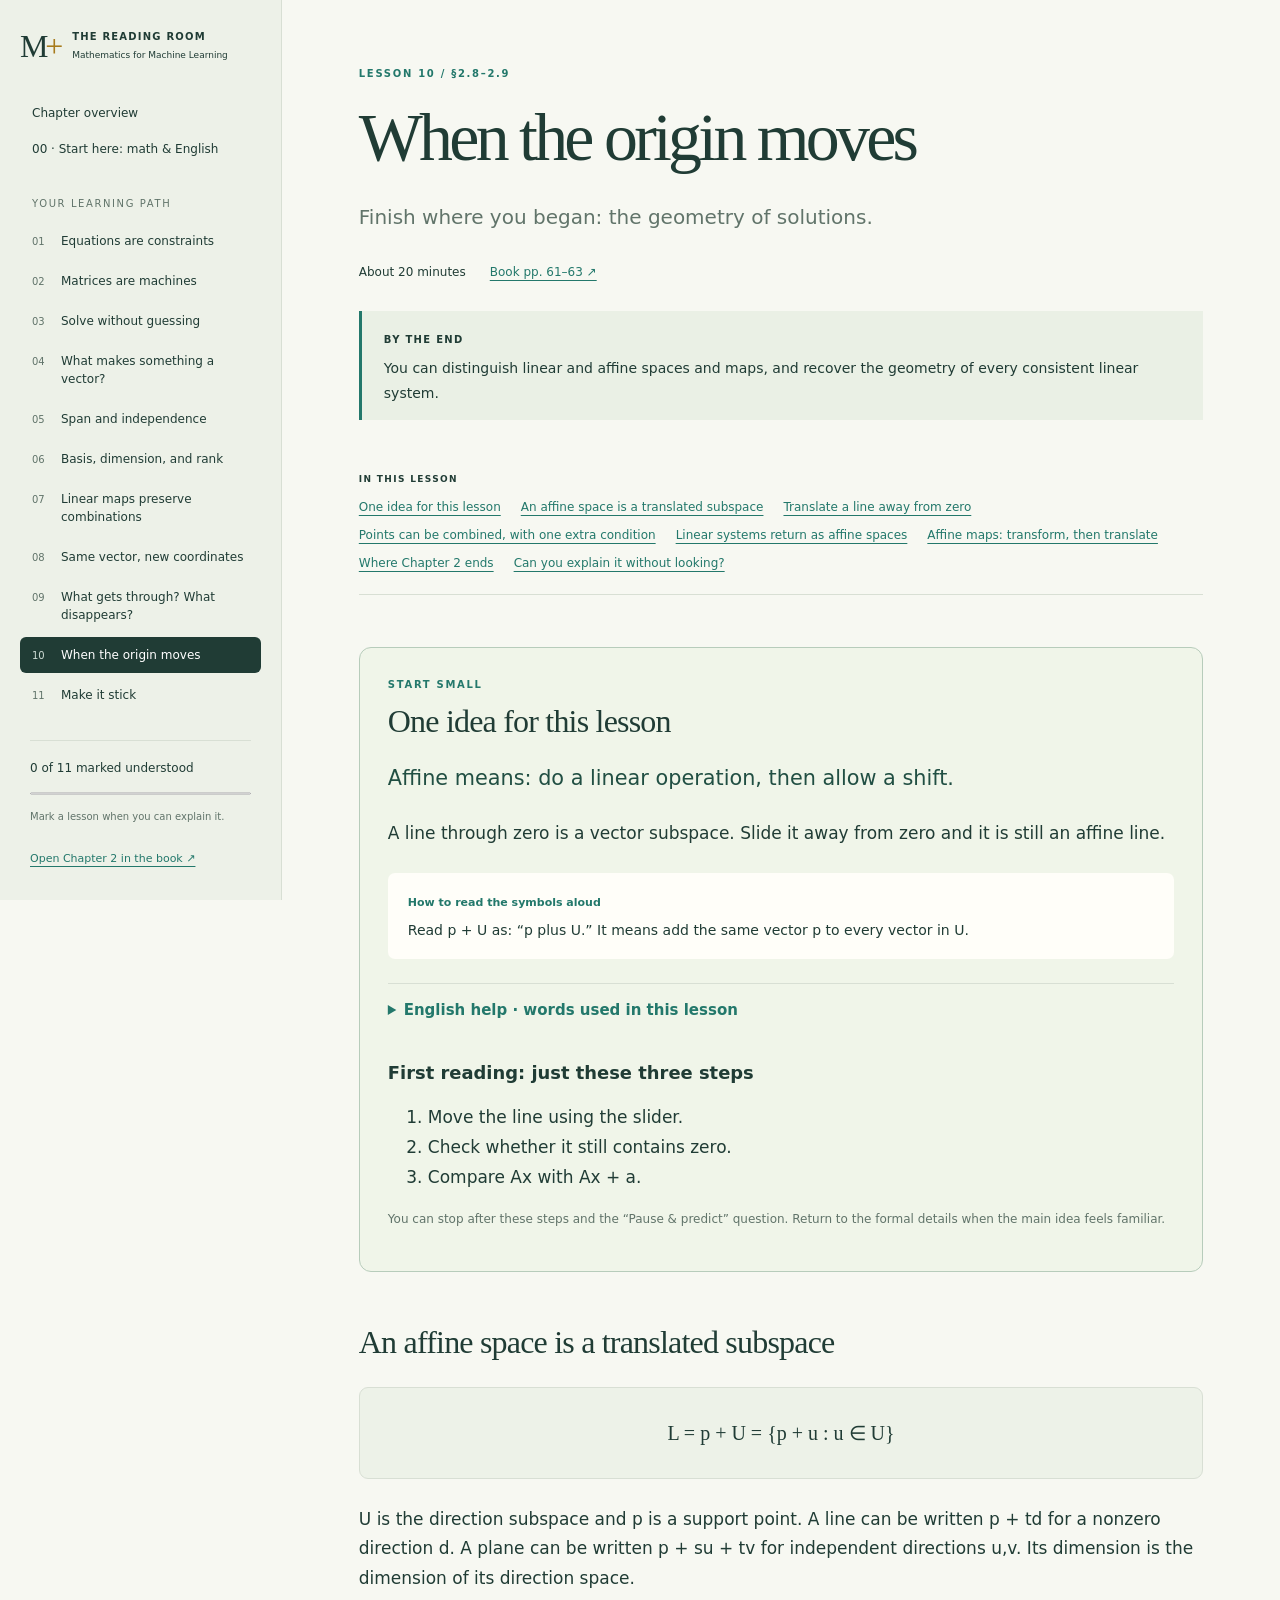
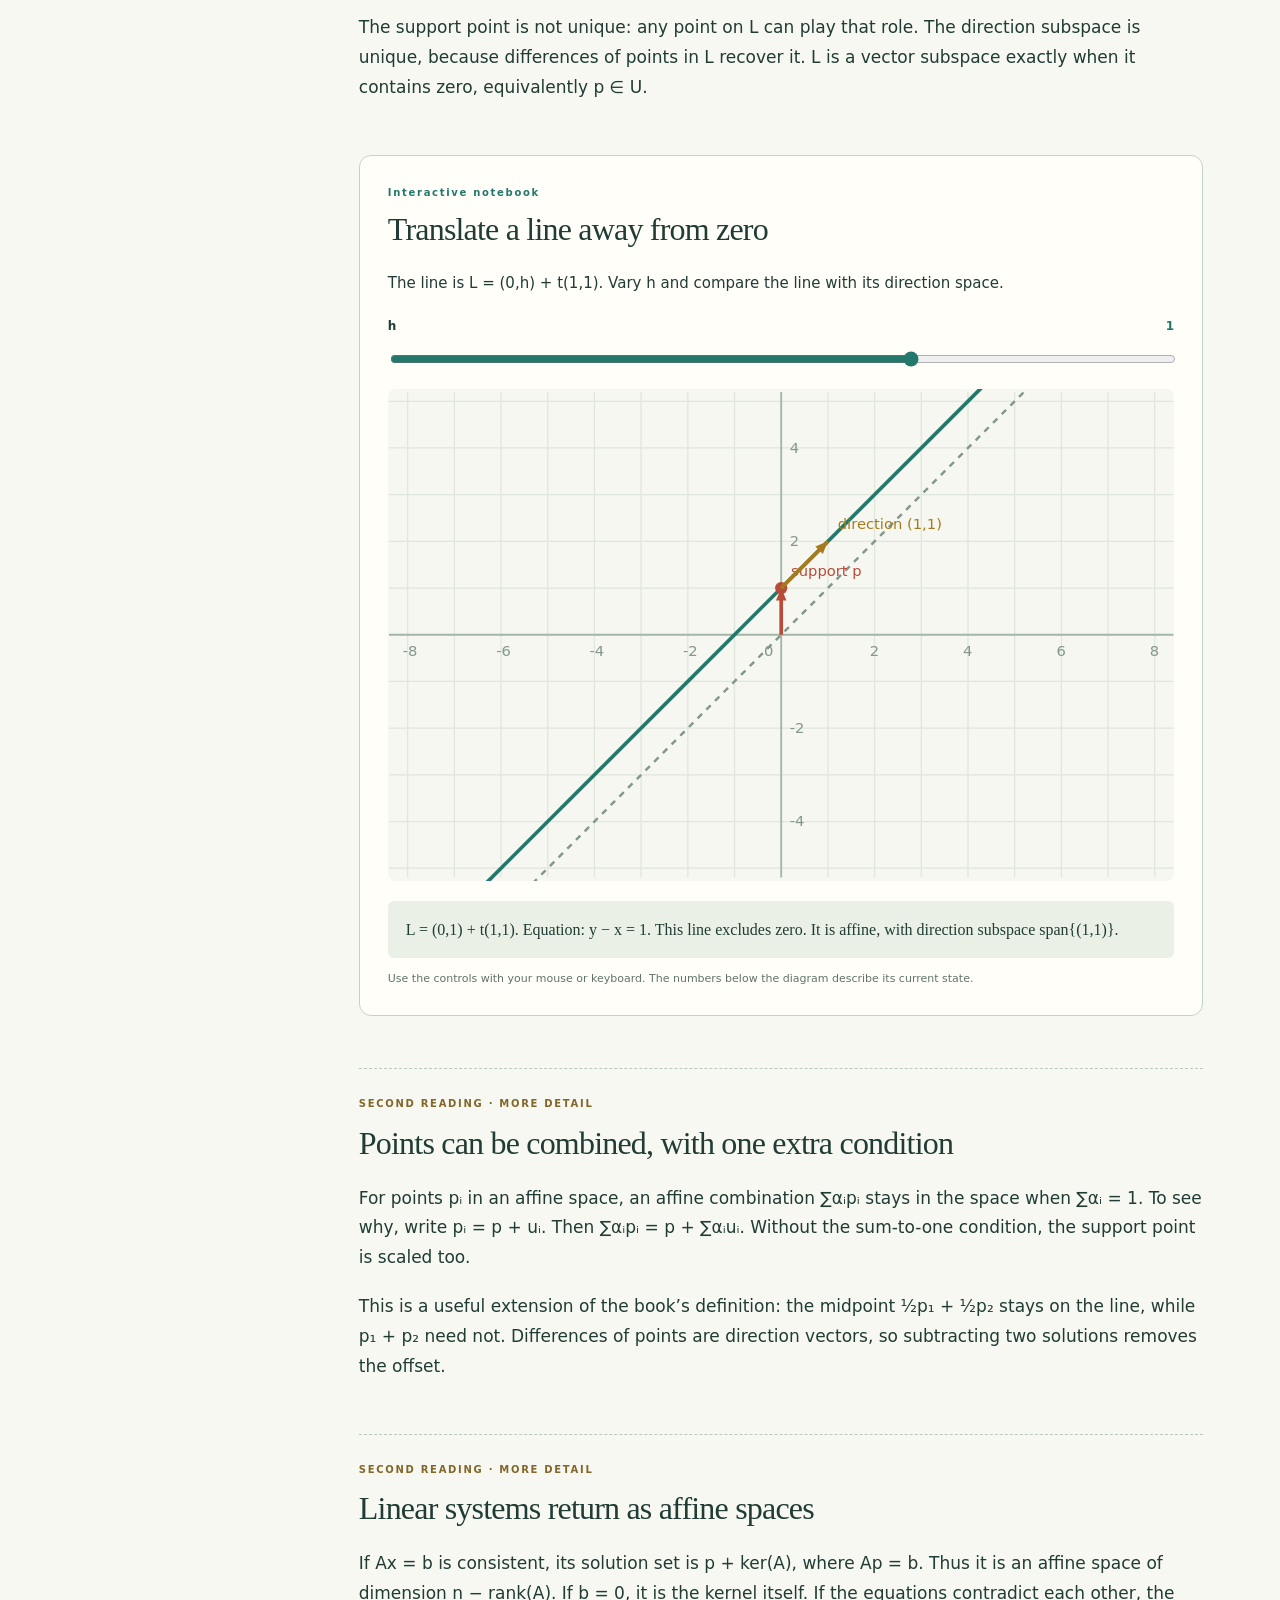
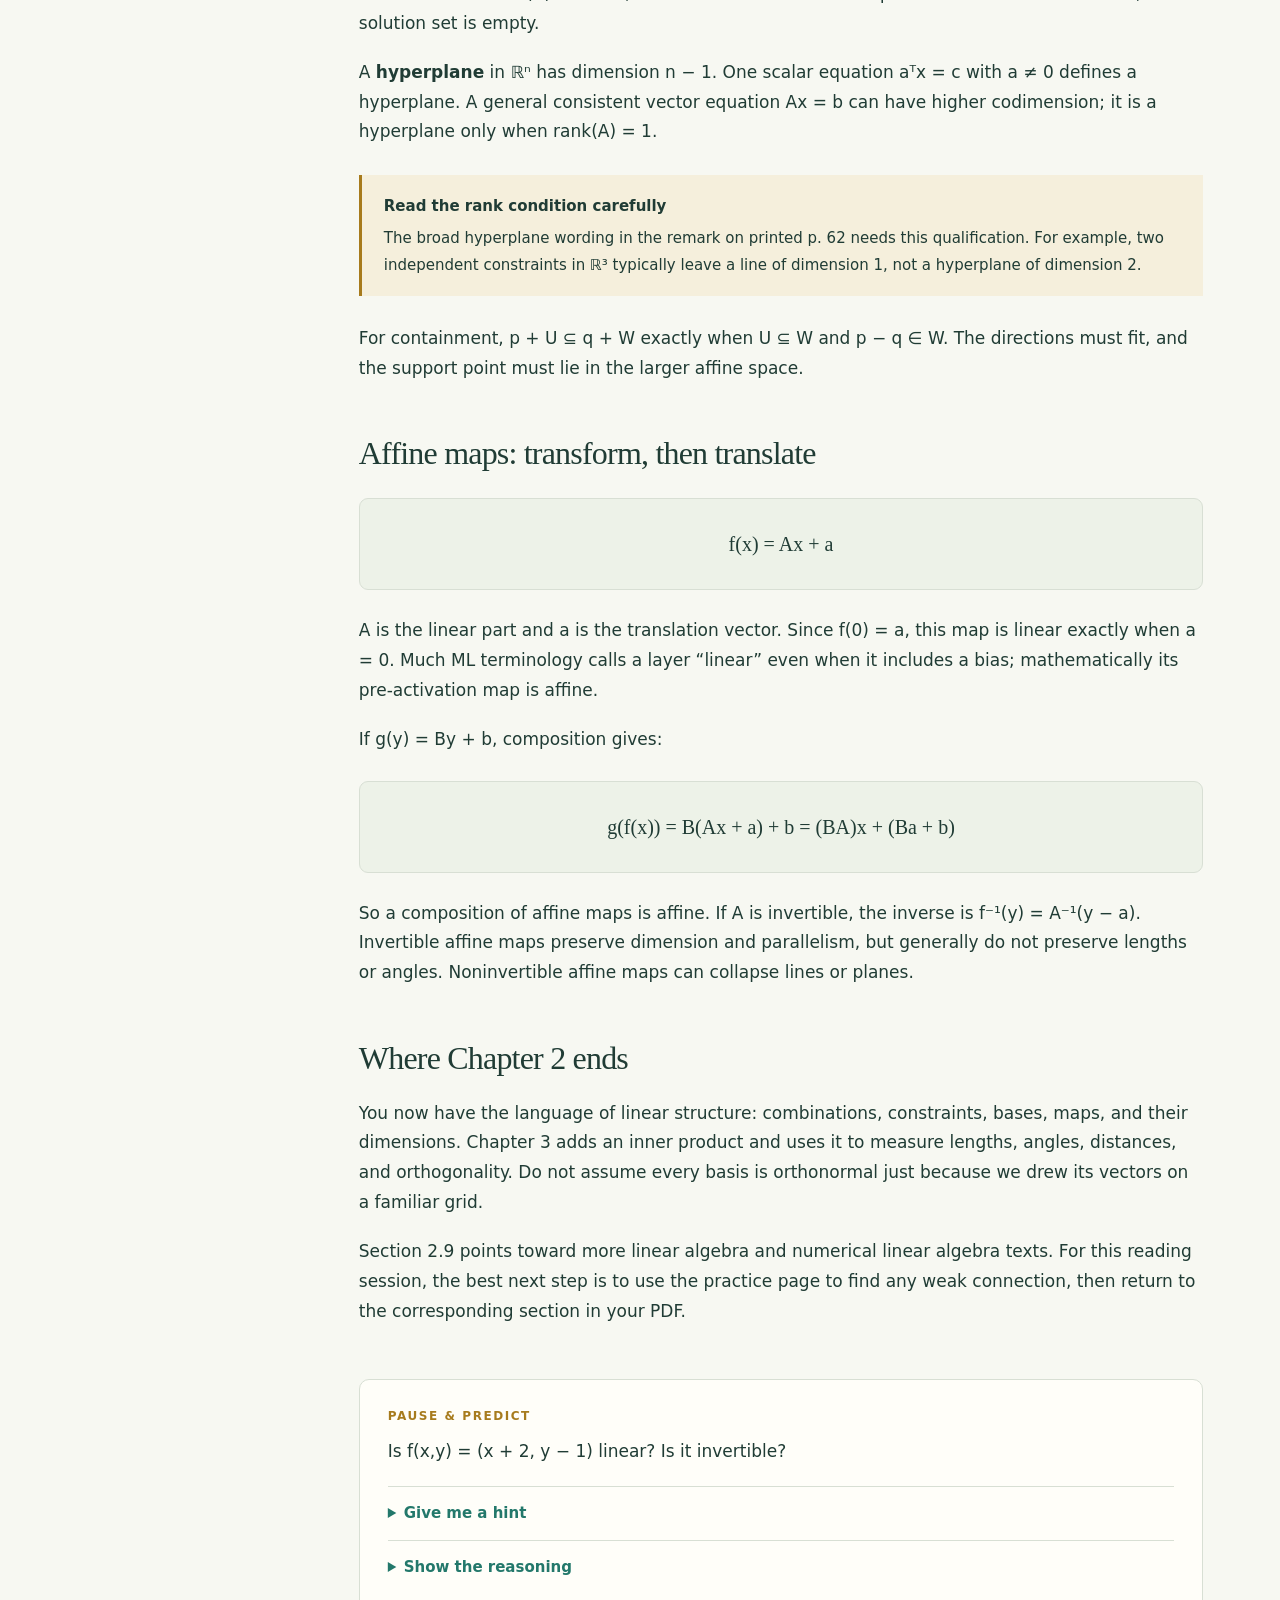
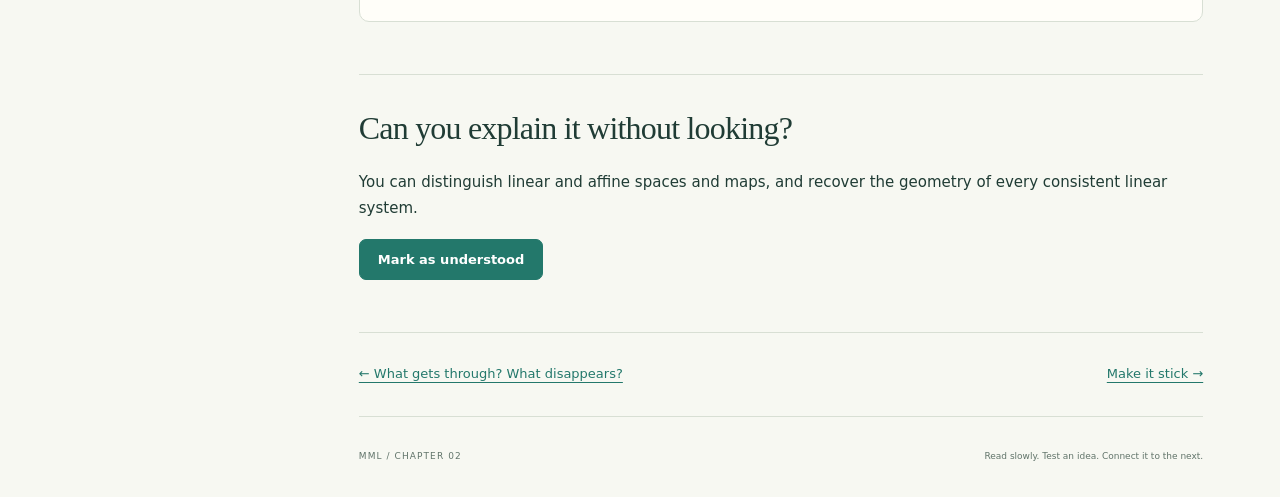
<file: chapter-2/10-affine.html>
<!doctype html><html lang="en"><head><meta charset="utf-8"><meta name="viewport" content="width=device-width, initial-scale=1"><meta name="description" content="An illustrated, interactive reading companion to Chapter 2 of Mathematics for Machine Learning."><title>When the origin moves · MML Chapter 2</title><link rel="icon" type="image/svg+xml" sizes="any" href="../favicon.svg"><link rel="stylesheet" href="assets/style.css"><script src="assets/app.js" defer></script></head><body data-page="10-affine"><a class="skip" href="#main">Skip to lesson</a><header class="mobile-header"><a href="index.html">MML / CHAPTER 02</a><button id="menu" type="button" aria-expanded="false" aria-controls="sidebar">Lessons</button></header><aside class="sidebar" id="sidebar"><a class="brand" href="index.html"><span class="brand-mark">M<span>+</span></span><span>THE READING ROOM<small>Mathematics for Machine Learning</small></span></a><a class="overview" href="index.html" >Chapter overview</a><a class="overview" href="00-start.html">00 · Start here: math & English</a><div class="nav-label">YOUR LEARNING PATH</div><nav aria-label="Lessons"><a href="01-systems.html" data-page="01-systems"><span>01</span>Equations are constraints</a><a href="02-matrices.html" data-page="02-matrices"><span>02</span>Matrices are machines</a><a href="03-elimination.html" data-page="03-elimination"><span>03</span>Solve without guessing</a><a href="04-spaces.html" data-page="04-spaces"><span>04</span>What makes something a vector?</a><a href="05-independence.html" data-page="05-independence"><span>05</span>Span and independence</a><a href="06-basis.html" data-page="06-basis"><span>06</span>Basis, dimension, and rank</a><a href="07-maps.html" data-page="07-maps"><span>07</span>Linear maps preserve combinations</a><a href="08-coordinates.html" data-page="08-coordinates"><span>08</span>Same vector, new coordinates</a><a href="09-kernel.html" data-page="09-kernel"><span>09</span>What gets through? What disappears?</a><a href="10-affine.html" aria-current="page" data-page="10-affine"><span>10</span>When the origin moves</a><a href="11-practice.html" data-page="11-practice"><span>11</span>Make it stick</a></nav><div class="progress-box"><span id="progress-label">Your progress</span><progress id="progress" max="11" value="0" aria-label="Lessons marked understood"></progress><small>Mark a lesson when you can explain it.</small></div><a class="book-link" href="../mml-book.pdf#page=23">Open Chapter 2 in the book ↗</a></aside><main id="main"><header class="lesson-header"><div class="eyebrow">LESSON 10 / §2.8–2.9</div><h1>When the origin moves</h1><p class="lede">Finish where you began: the geometry of solutions.</p><div class="meta"><span>About 20 minutes</span><a href="../mml-book.pdf#page=67">Book pp. 61–63 ↗</a></div><div class="goal"><strong>By the end</strong><p>You can distinguish linear and affine spaces and maps, and recover the geometry of every consistent linear system.</p></div></header><nav class="on-this-page" aria-label="On this page"><strong>IN THIS LESSON</strong><div id="section-links"></div></nav><section class="gentle-start"><div class="eyebrow">START SMALL</div><h2>One idea for this lesson</h2><p class="plain-idea">Affine means: do a linear operation, then allow a shift.</p><p>A line through zero is a vector subspace. Slide it away from zero and it is still an affine line.</p><div class="say-it"><strong>How to read the symbols aloud</strong><p>Read p + U as: “p plus U.” It means add the same vector p to every vector in U.</p></div><details class="word-help"><summary>English help · words used in this lesson</summary><dl><dt>affine</dt><dd>Allowing a translation of linear structure.</dd><dt>translation</dt><dd>A shift by the same amount and direction.</dd><dt>support point</dt><dd>One point used to locate an affine space.</dd><dt>direction space</dt><dd>The subspace of directions along an affine space.</dd><dt>hyperplane</dt><dd>A space with one fewer dimension than its surrounding space.</dd></dl></details><h3>First reading: just these three steps</h3><ol><li>Move the line using the slider.</li><li>Check whether it still contains zero.</li><li>Compare Ax with Ax + a.</li></ol><p class="caption">You can stop after these steps and the “Pause & predict” question. Return to the formal details when the main idea feels familiar.</p></section><section><h2>An affine space is a translated subspace</h2><div class="equation">L = p + U = {p + u : u ∈ U}</div><p>U is the direction subspace and p is a support point. A line can be written p + td for a nonzero direction d. A plane can be written p + su + tv for independent directions u,v. Its dimension is the dimension of its direction space.</p><p>The support point is not unique: any point on L can play that role. The direction subspace is unique, because differences of points in L recover it. L is a vector subspace exactly when it contains zero, equivalently p ∈ U.</p></section><section class="lab" data-lab="affine"><div class="eyebrow">Interactive notebook</div><h2>Translate a line away from zero</h2><p>The line is L = (0,h) + t(1,1). Vary h and compare the line with its direction space.</p><div class="controls"><label>h <output data-for="h">1</output><input type="range" name="h" min="-3" max="3" step="0.5" value="1"></label></div><svg viewBox="0 0 640 400" role="img" aria-label="Translate a line away from zero"></svg><div class="lab-result" aria-live="polite"></div><p class="caption">Use the controls with your mouse or keyboard. The numbers below the diagram describe its current state.</p></section><section class="second-pass"><div class="eyebrow">SECOND READING · MORE DETAIL</div><h2>Points can be combined, with one extra condition</h2><p>For points pᵢ in an affine space, an affine combination ∑αᵢpᵢ stays in the space when ∑αᵢ = 1. To see why, write pᵢ = p + uᵢ. Then ∑αᵢpᵢ = p + ∑αᵢuᵢ. Without the sum-to-one condition, the support point is scaled too.</p><p>This is a useful extension of the book’s definition: the midpoint ½p₁ + ½p₂ stays on the line, while p₁ + p₂ need not. Differences of points are direction vectors, so subtracting two solutions removes the offset.</p></section><section class="second-pass"><div class="eyebrow">SECOND READING · MORE DETAIL</div><h2>Linear systems return as affine spaces</h2><p>If Ax = b is consistent, its solution set is p + ker(A), where Ap = b. Thus it is an affine space of dimension n − rank(A). If b = 0, it is the kernel itself. If the equations contradict each other, the solution set is empty.</p><p>A <strong>hyperplane</strong> in ℝⁿ has dimension n − 1. One scalar equation aᵀx = c with a ≠ 0 defines a hyperplane. A general consistent vector equation Ax = b can have higher codimension; it is a hyperplane only when rank(A) = 1.</p><aside class="insight"><strong>Read the rank condition carefully</strong><p>The broad hyperplane wording in the remark on printed p. 62 needs this qualification. For example, two independent constraints in ℝ³ typically leave a line of dimension 1, not a hyperplane of dimension 2.</p></aside><p>For containment, p + U ⊆ q + W exactly when U ⊆ W and p − q ∈ W. The directions must fit, and the support point must lie in the larger affine space.</p></section><section><h2>Affine maps: transform, then translate</h2><div class="equation">f(x) = Ax + a</div><p>A is the linear part and a is the translation vector. Since f(0) = a, this map is linear exactly when a = 0. Much ML terminology calls a layer “linear” even when it includes a bias; mathematically its pre-activation map is affine.</p><p>If g(y) = By + b, composition gives:</p><div class="equation">g(f(x)) = B(Ax + a) + b = (BA)x + (Ba + b)</div><p>So a composition of affine maps is affine. If A is invertible, the inverse is f⁻¹(y) = A⁻¹(y − a). Invertible affine maps preserve dimension and parallelism, but generally do not preserve lengths or angles. Noninvertible affine maps can collapse lines or planes.</p></section><section><h2>Where Chapter 2 ends</h2><p>You now have the language of linear structure: combinations, constraints, bases, maps, and their dimensions. Chapter 3 adds an inner product and uses it to measure lengths, angles, distances, and orthogonality. Do not assume every basis is orthonormal just because we drew its vectors on a familiar grid.</p><p>Section 2.9 points toward more linear algebra and numerical linear algebra texts. For this reading session, the best next step is to use the practice page to find any weak connection, then return to the corresponding section in your PDF.</p></section><section class="check"><h3>Pause & predict</h3><p>Is f(x,y) = (x + 2, y − 1) linear? Is it invertible?</p><details><summary>Give me a hint</summary><p>Test the origin. Then try to undo the shift.</p></details><details><summary>Show the reasoning</summary><p>It is affine, not linear: f(0,0) = (2,−1). It is invertible, with f⁻¹(u,v) = (u−2,v+1). Being reversible does not by itself imply linearity.</p></details></section><section class="finish"><h2>Can you explain it without looking?</h2><p>You can distinguish linear and affine spaces and maps, and recover the geometry of every consistent linear system.</p><button type="button" id="mark-done" aria-pressed="false">Mark as understood</button><span id="saved-status" role="status"></span></section><nav class="page-nav" aria-label="Previous and next lesson"><a href="09-kernel.html">← What gets through? What disappears?</a><a href="11-practice.html">Make it stick →</a></nav><footer>MML / CHAPTER 02 <span>Read slowly. Test an idea. Connect it to the next.</span></footer></main></body></html>
</file>
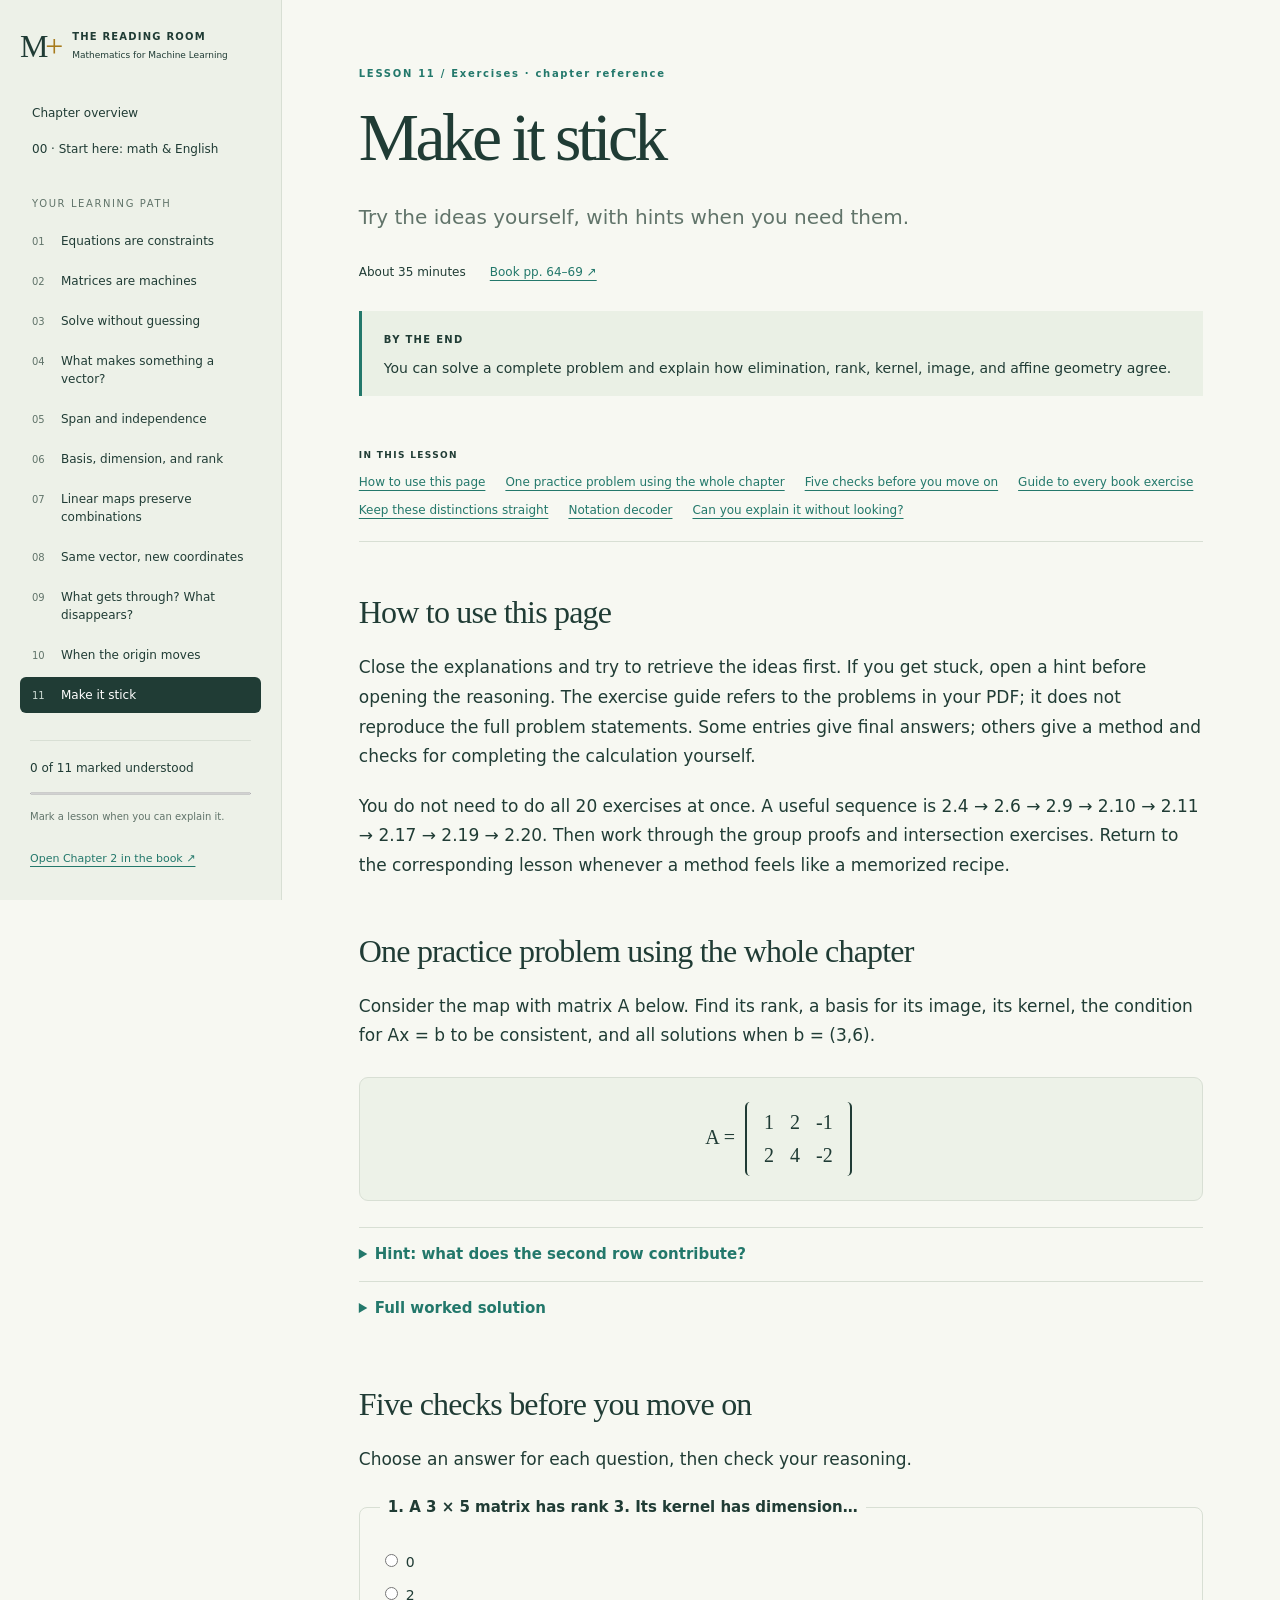
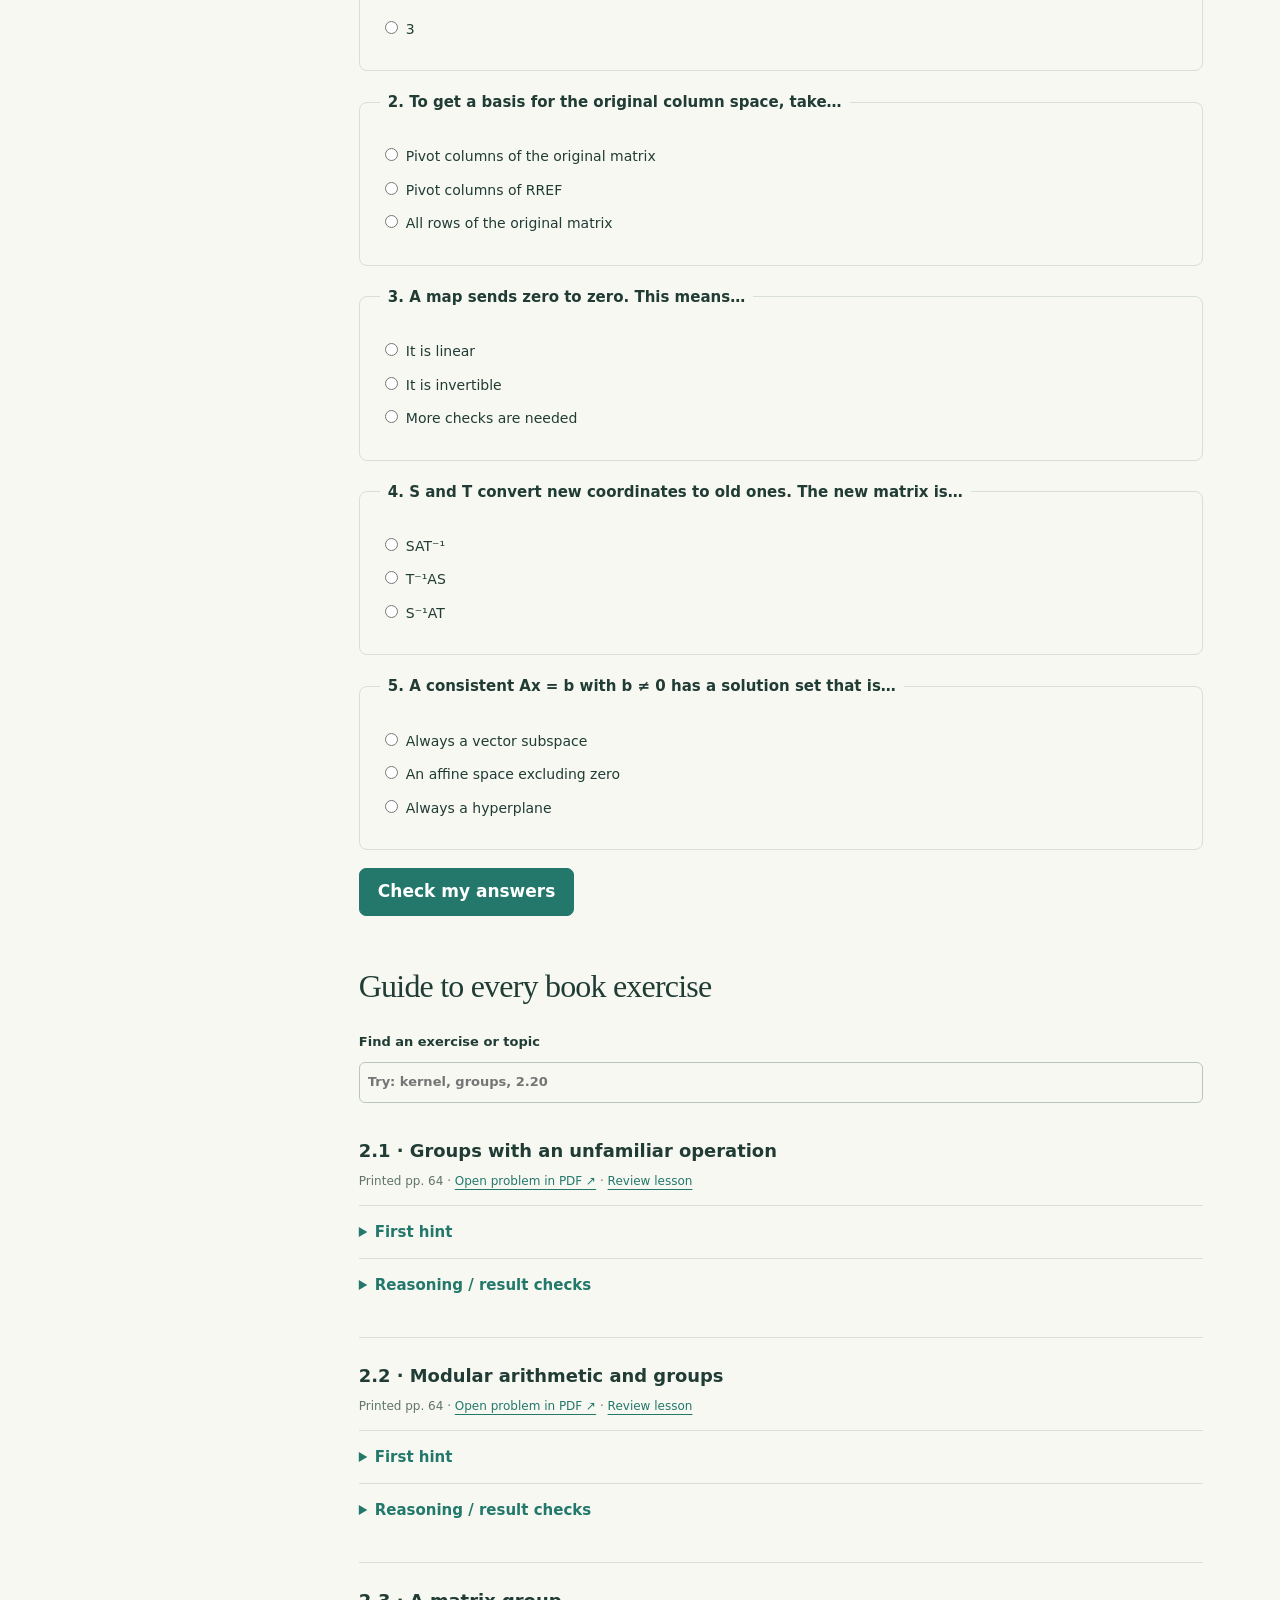
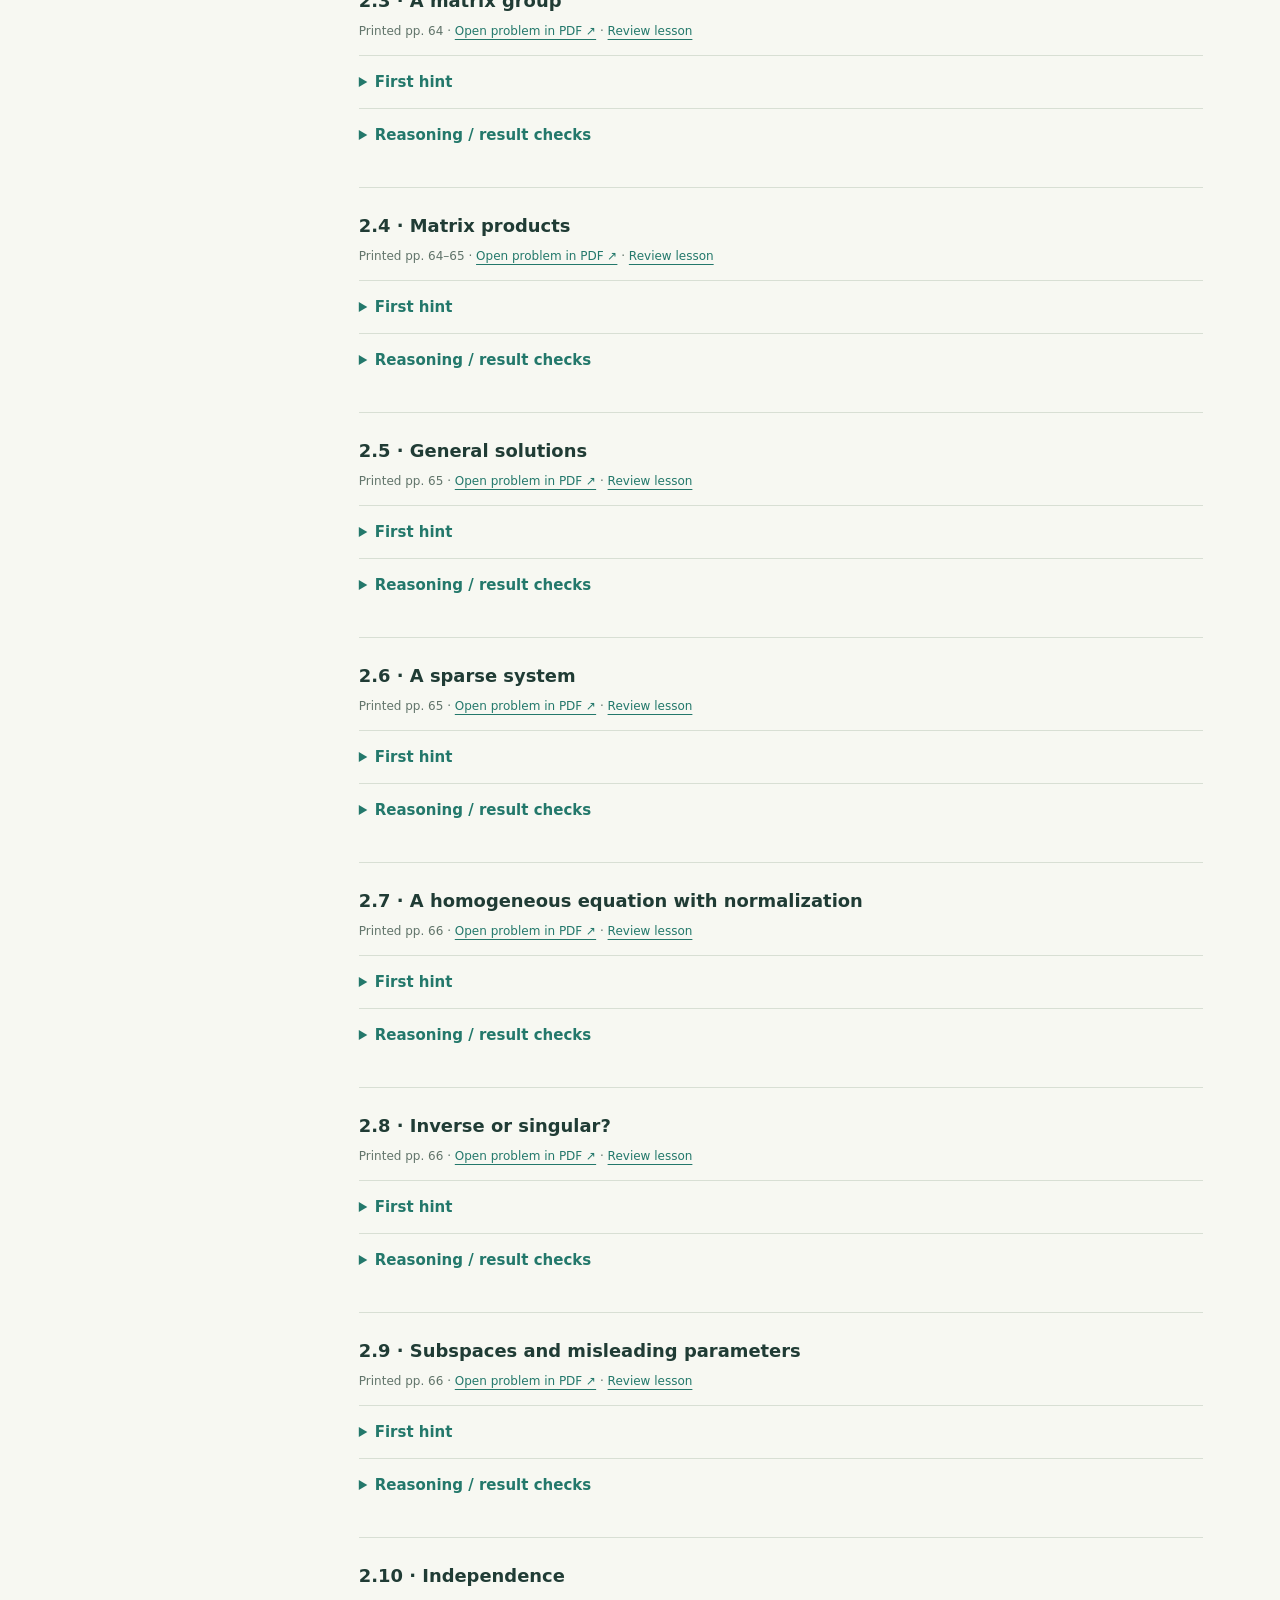
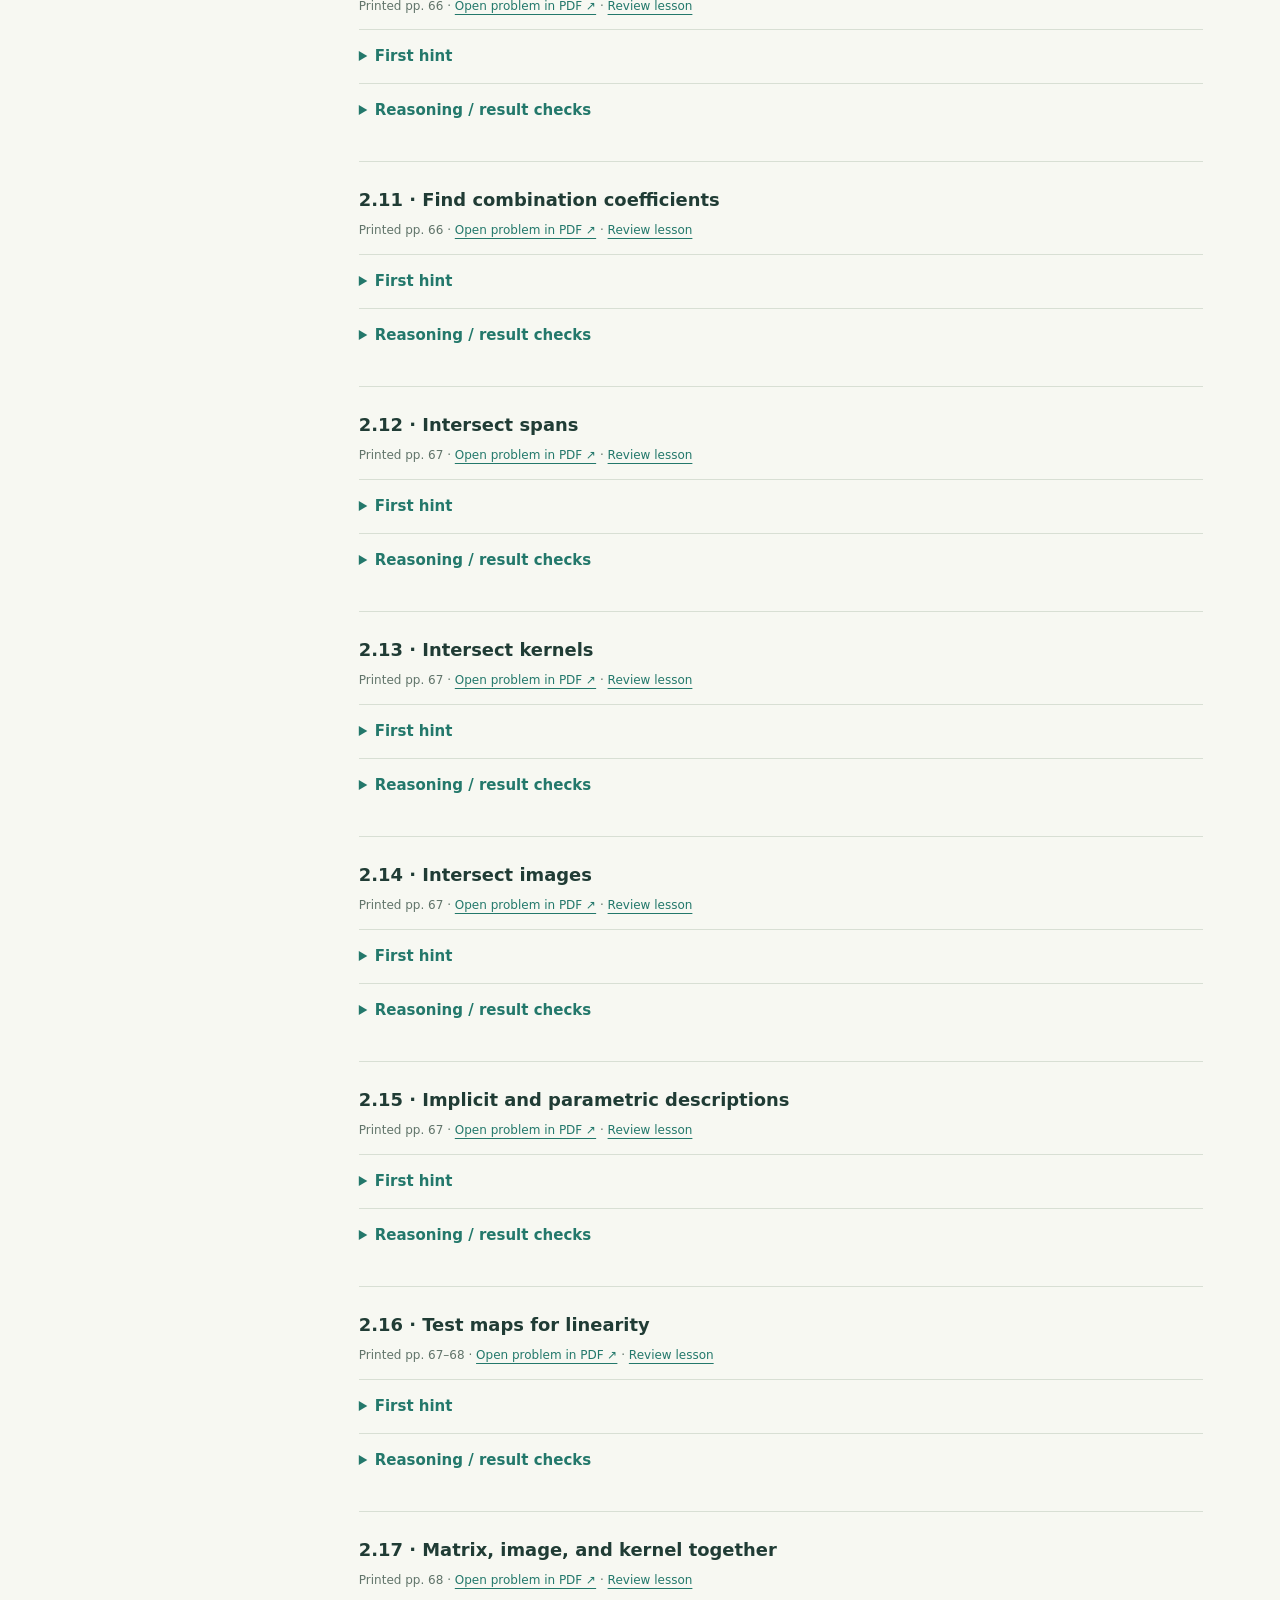
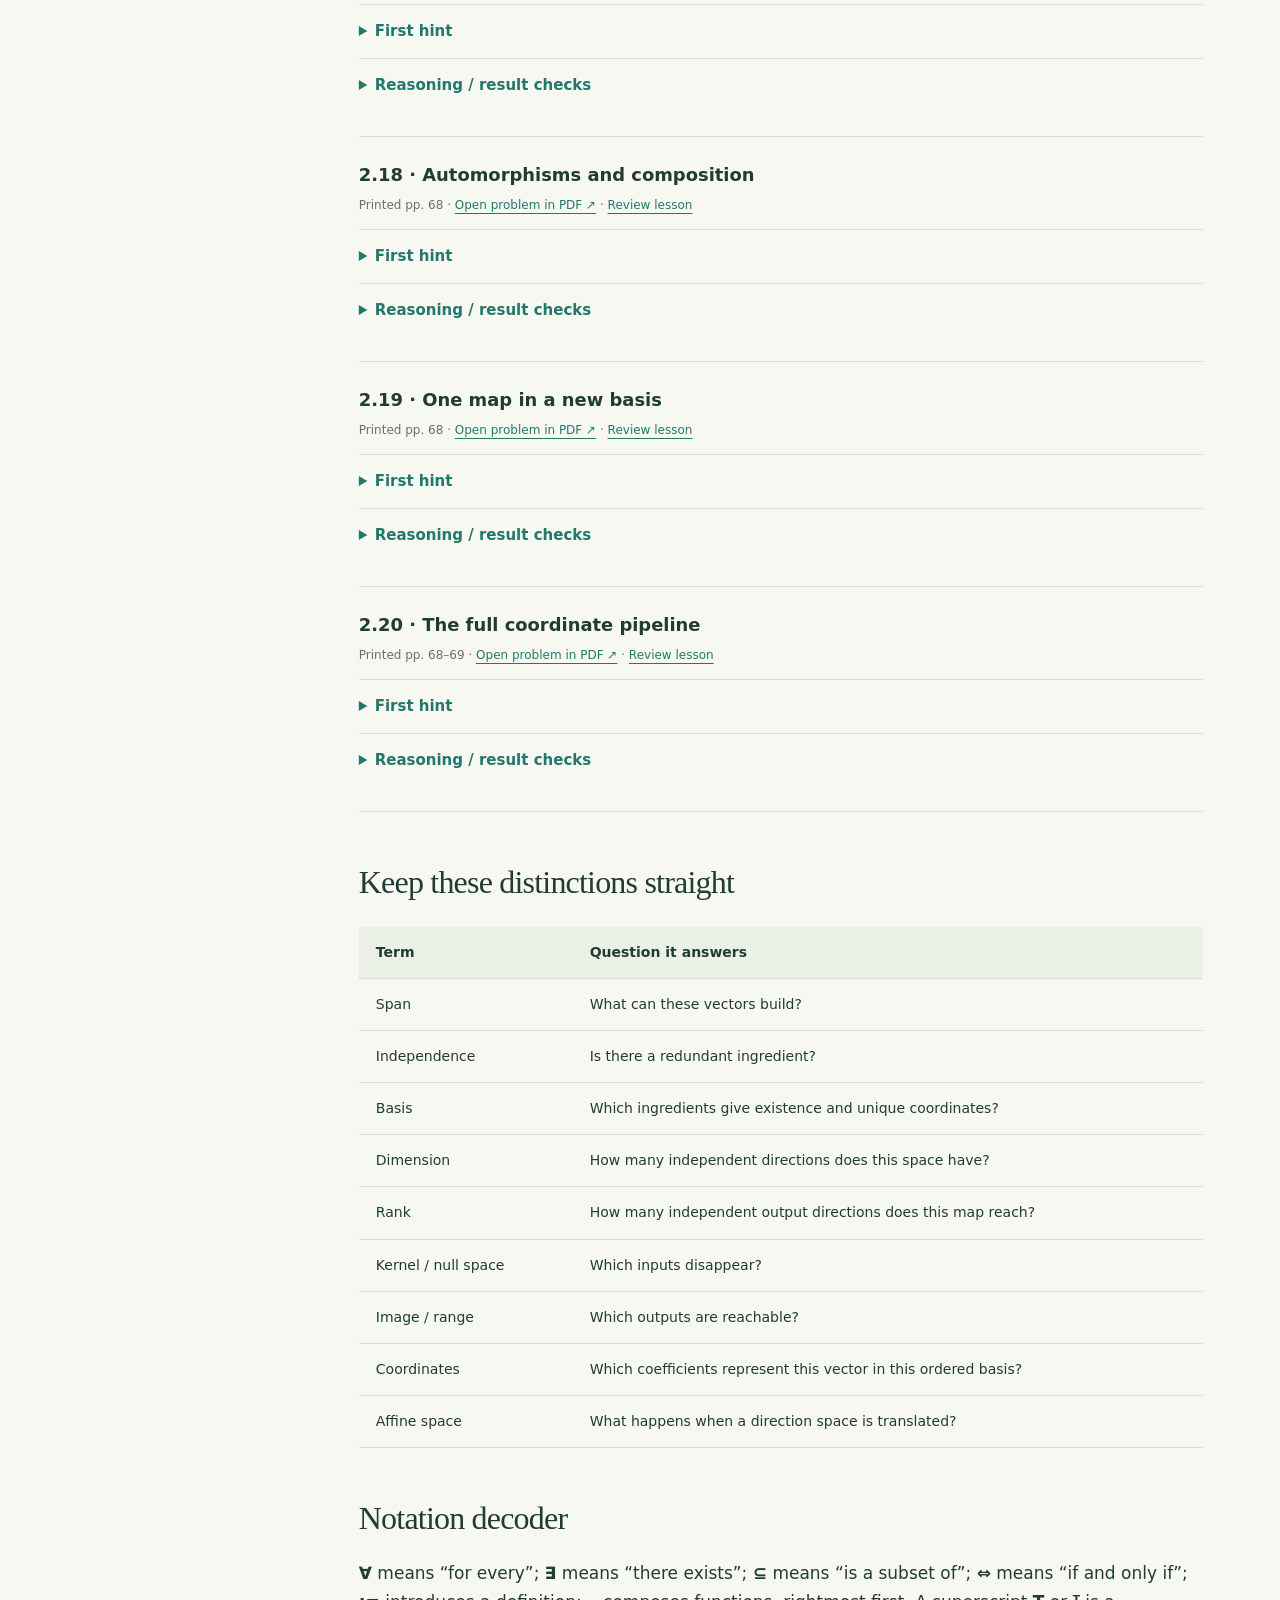
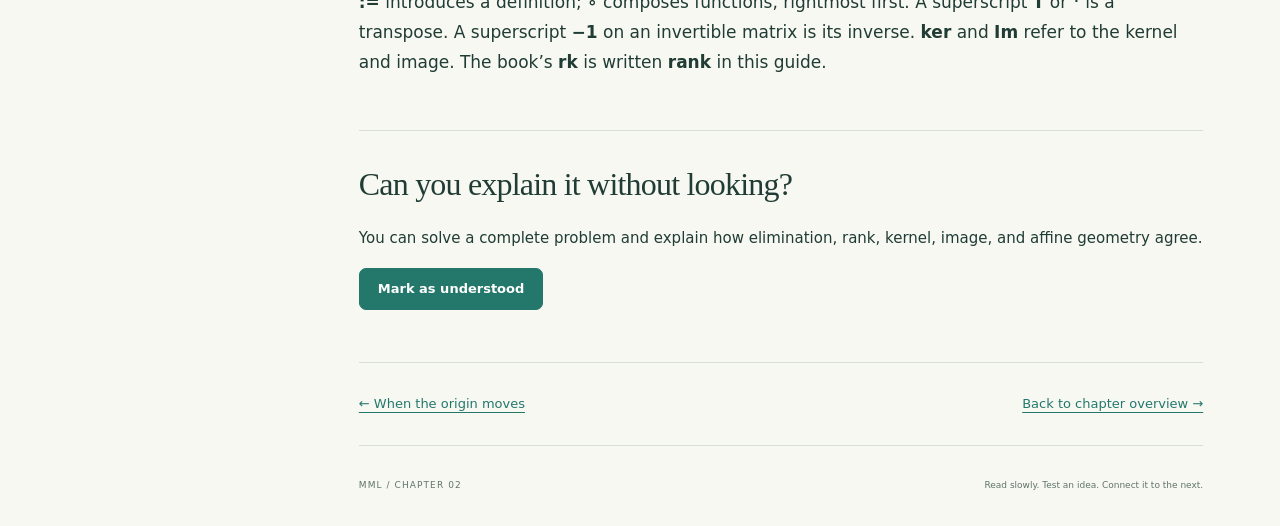
<file: chapter-2/11-practice.html>
<!doctype html><html lang="en"><head><meta charset="utf-8"><meta name="viewport" content="width=device-width, initial-scale=1"><meta name="description" content="An illustrated, interactive reading companion to Chapter 2 of Mathematics for Machine Learning."><title>Make it stick · MML Chapter 2</title><link rel="icon" type="image/svg+xml" sizes="any" href="../favicon.svg"><link rel="stylesheet" href="assets/style.css"><script src="assets/app.js" defer></script></head><body data-page="11-practice"><a class="skip" href="#main">Skip to lesson</a><header class="mobile-header"><a href="index.html">MML / CHAPTER 02</a><button id="menu" type="button" aria-expanded="false" aria-controls="sidebar">Lessons</button></header><aside class="sidebar" id="sidebar"><a class="brand" href="index.html"><span class="brand-mark">M<span>+</span></span><span>THE READING ROOM<small>Mathematics for Machine Learning</small></span></a><a class="overview" href="index.html" >Chapter overview</a><a class="overview" href="00-start.html">00 · Start here: math & English</a><div class="nav-label">YOUR LEARNING PATH</div><nav aria-label="Lessons"><a href="01-systems.html" data-page="01-systems"><span>01</span>Equations are constraints</a><a href="02-matrices.html" data-page="02-matrices"><span>02</span>Matrices are machines</a><a href="03-elimination.html" data-page="03-elimination"><span>03</span>Solve without guessing</a><a href="04-spaces.html" data-page="04-spaces"><span>04</span>What makes something a vector?</a><a href="05-independence.html" data-page="05-independence"><span>05</span>Span and independence</a><a href="06-basis.html" data-page="06-basis"><span>06</span>Basis, dimension, and rank</a><a href="07-maps.html" data-page="07-maps"><span>07</span>Linear maps preserve combinations</a><a href="08-coordinates.html" data-page="08-coordinates"><span>08</span>Same vector, new coordinates</a><a href="09-kernel.html" data-page="09-kernel"><span>09</span>What gets through? What disappears?</a><a href="10-affine.html" data-page="10-affine"><span>10</span>When the origin moves</a><a href="11-practice.html" aria-current="page" data-page="11-practice"><span>11</span>Make it stick</a></nav><div class="progress-box"><span id="progress-label">Your progress</span><progress id="progress" max="11" value="0" aria-label="Lessons marked understood"></progress><small>Mark a lesson when you can explain it.</small></div><a class="book-link" href="../mml-book.pdf#page=23">Open Chapter 2 in the book ↗</a></aside><main id="main"><header class="lesson-header"><div class="eyebrow">LESSON 11 / Exercises · chapter reference</div><h1>Make it stick</h1><p class="lede">Try the ideas yourself, with hints when you need them.</p><div class="meta"><span>About 35 minutes</span><a href="../mml-book.pdf#page=70">Book pp. 64–69 ↗</a></div><div class="goal"><strong>By the end</strong><p>You can solve a complete problem and explain how elimination, rank, kernel, image, and affine geometry agree.</p></div></header><nav class="on-this-page" aria-label="On this page"><strong>IN THIS LESSON</strong><div id="section-links"></div></nav><section><h2>How to use this page</h2><p>Close the explanations and try to retrieve the ideas first. If you get stuck, open a hint before opening the reasoning. The exercise guide refers to the problems in your PDF; it does not reproduce the full problem statements. Some entries give final answers; others give a method and checks for completing the calculation yourself.</p><p>You do not need to do all 20 exercises at once. A useful sequence is 2.4 → 2.6 → 2.9 → 2.10 → 2.11 → 2.17 → 2.19 → 2.20. Then work through the group proofs and intersection exercises. Return to the corresponding lesson whenever a method feels like a memorized recipe.</p></section><section><h2>One practice problem using the whole chapter</h2><p>Consider the map with matrix A below. Find its rank, a basis for its image, its kernel, the condition for Ax = b to be consistent, and all solutions when b = (3,6).</p><div class="equation">A = <span class="matrix" role="math" aria-label="Matrix: 1, 2, -1; 2, 4, -2"><span><span class="matrix-row"><span>1</span><span>2</span><span>-1</span></span><span class="matrix-row"><span>2</span><span>4</span><span>-2</span></span></span></span></div><details><summary>Hint: what does the second row contribute?</summary><p>It is twice the first. There is one pivot and two free variables. Every output must have its second component twice its first.</p></details><details><summary>Full worked solution</summary><p>The rank is 1. The image has basis {(1,2)}, so consistency requires b₂ = 2b₁. The homogeneous equation is x₁ + 2x₂ − x₃ = 0. Set x₂ = s, x₃ = t: the kernel has basis {(-2,1,0),(1,0,1)}.</p><p>For b = (3,6), take p = (3,0,0). Every solution is (3−2s+t,s,t). This is an affine plane in ℝ³ with the kernel as its direction space. Its dimension is 3 − 1 = 2. The map is neither injective nor onto ℝ². Changing coordinates cannot change its rank or make it invertible.</p></details></section><section><h2>Five checks before you move on</h2><div id="quiz"><p>Choose an answer for each question, then check your reasoning.</p></div><noscript><p>Self-test: explain why full rank need not mean invertible; why pivot columns must come from the original matrix; why kernel vectors live in the domain; why a basis change leaves the vector fixed; and why a bias makes a map affine.</p></noscript></section><section><h2>Guide to every book exercise</h2><label class="search-label">Find an exercise or topic<input id="exercise-search" type="search" placeholder="Try: kernel, groups, 2.20"></label><p id="search-status" role="status"></p><div id="exercise-list"><article class="exercise"><h3>2.1 · Groups with an unfamiliar operation</h3><p class="caption">Printed pp. 64 · <a href="../mml-book.pdf#page=70">Open problem in PDF ↗</a> · <a href="04-spaces.html">Review lesson</a></p><details><summary>First hint</summary><p>Rewrite a ★ b + 1 as (a + 1)(b + 1). This converts the operation into ordinary multiplication on nonzero real numbers.</p></details><details><summary>Reasoning / result checks</summary><p>The identity is 0, and the inverse of a is −a/(a+1). Closure follows because (a+1)(b+1) cannot be zero. Associativity and commutativity follow from multiplication. The equation becomes 4(x+1)² = 16, giving x = 1 or x = −3.</p></details></article><article class="exercise"><h3>2.2 · Modular arithmetic and groups</h3><p class="caption">Printed pp. 64 · <a href="../mml-book.pdf#page=70">Open problem in PDF ↗</a> · <a href="04-spaces.html">Review lesson</a></p><details><summary>First hint</summary><p>Work with residue classes, not chosen integer representatives. Addition has inverse −a modulo n. For multiplication, ask whether a residue has a multiplicative inverse.</p></details><details><summary>Reasoning / result checks</summary><p>Modulo 5 the nonzero residues have inverses 1↔1, 2↔3, 4↔4. Modulo 8, 2·4 = 0 shows failure of closure on the nonzero residues. For n ≥ 2, prime n makes every nonzero residue coprime to n, and Bézout gives an inverse. A composite n has nonzero factors whose product is 0 modulo n. For n = 1 the nonzero-residue set is empty and is not a group.</p></details></article><article class="exercise"><h3>2.3 · A matrix group</h3><p class="caption">Printed pp. 64 · <a href="../mml-book.pdf#page=70">Open problem in PDF ↗</a> · <a href="04-spaces.html">Review lesson</a></p><details><summary>First hint</summary><p>Denote a matrix by its three parameters (x,y,z), multiply two generic matrices, then solve for the inverse.</p></details><details><summary>Reasoning / result checks</summary><p>The parameter product is (x+x′, y+y′, z+z′+xy′). Identity is (0,0,0); inverse is (−x,−y,xy−z). Associativity is inherited from matrix multiplication. It is not Abelian: the cross-term xy′ can differ from x′y.</p></details></article><article class="exercise"><h3>2.4 · Matrix products</h3><p class="caption">Printed pp. 64–65 · <a href="../mml-book.pdf#page=70">Open problem in PDF ↗</a> · <a href="02-matrices.html">Review lesson</a></p><details><summary>First hint</summary><p>Write the shape above each factor before doing arithmetic. For every legal product, compute one row-column pair at a time.</p></details><details><summary>Reasoning / result checks</summary><p>Part (a) is undefined: (3×2)(3×3) has mismatched inner dimensions. Parts (b),(c) give 3×3 arrays; (d) gives 2×2 and (e) gives 4×4. A useful check on (d) is its first entry: 1·0 + 2·1 + 1·2 + 2·5 = 14.</p></details></article><article class="exercise"><h3>2.5 · General solutions</h3><p class="caption">Printed pp. 65 · <a href="../mml-book.pdf#page=71">Open problem in PDF ↗</a> · <a href="03-elimination.html">Review lesson</a></p><details><summary>First hint</summary><p>Reduce [A | b], check consistency, then set one parameter per non-pivot column.</p></details><details><summary>Reasoning / result checks</summary><p>For each proposed answer p + ∑tᵢzᵢ, verify Ap = b and every Azᵢ = 0. You also need n − rank(A) independent kernel directions to know the answer is complete. In part (b), column 3 is zero, so x₃ must be free if the system is consistent.</p></details></article><article class="exercise"><h3>2.6 · A sparse system</h3><p class="caption">Printed pp. 65 · <a href="../mml-book.pdf#page=71">Open problem in PDF ↗</a> · <a href="03-elimination.html">Review lesson</a></p><details><summary>First hint</summary><p>Columns 1 and 3 are zero. Read the other equations directly before doing unnecessary elimination.</p></details><details><summary>Reasoning / result checks</summary><p>Set x₁ = s, x₃ = t, x₅ = u. Then x₂ = 2−u, x₄ = −1−u, x₆ = u−1. Thus all solutions are (s,2−u,t,−1−u,u,u−1).</p></details></article><article class="exercise"><h3>2.7 · A homogeneous equation with normalization</h3><p class="caption">Printed pp. 66 · <a href="../mml-book.pdf#page=72">Open problem in PDF ↗</a> · <a href="03-elimination.html">Review lesson</a></p><details><summary>First hint</summary><p>Move 12x to the left to get (A−12I)x = 0. Only after finding this null space impose the sum of the coordinates.</p></details><details><summary>Reasoning / result checks</summary><p>The third row gives x₂ = 3x₃/2, and the second gives x₁ = 3x₃/2. The sum is 4x₃ = 1. Hence x = (3/8,3/8,1/4). This can be solved with Chapter 2 tools without learning eigenvalues yet.</p></details></article><article class="exercise"><h3>2.8 · Inverse or singular?</h3><p class="caption">Printed pp. 66 · <a href="../mml-book.pdf#page=72">Open problem in PDF ↗</a> · <a href="03-elimination.html">Review lesson</a></p><details><summary>First hint</summary><p>For part (a), inspect a linear relation between rows. For part (b), row-reduce [A | I].</p></details><details><summary>Reasoning / result checks</summary><p>In (a), row 1 − 2·row 2 + row 3 = 0, so no inverse exists. For any inverse you calculate in (b), verify its product with A is I. The rank test should be completed on the left block, not the entire augmented matrix.</p></details></article><article class="exercise"><h3>2.9 · Subspaces and misleading parameters</h3><p class="caption">Printed pp. 66 · <a href="../mml-book.pdf#page=72">Open problem in PDF ↗</a> · <a href="04-spaces.html">Review lesson</a></p><details><summary>First hint</summary><p>Ask what values each parameter expression can actually take. μ³ ranges over ℝ; λ² ranges only over the nonnegative reals.</p></details><details><summary>Reasoning / result checks</summary><p>(a) is span{(1,1,1),(0,1,−1)}. (b) is a half-line and fails negative scaling. (c) is a subspace exactly when γ = 0. (d) fails real scalar closure: scaling (0,1,0) by 1/2 leaves the set.</p></details></article><article class="exercise"><h3>2.10 · Independence</h3><p class="caption">Printed pp. 66 · <a href="../mml-book.pdf#page=72">Open problem in PDF ↗</a> · <a href="05-independence.html">Review lesson</a></p><details><summary>First hint</summary><p>Put the given vectors into columns and look for free variables in Aα = 0.</p></details><details><summary>Reasoning / result checks</summary><p>In (a), the third vector is 2x₁ − x₂, so dependence holds. In (b), the third coordinate forces α₁ = 0; then the second forces α₂ = 0, and the first forces α₃ = 0. Those vectors are independent.</p></details></article><article class="exercise"><h3>2.11 · Find combination coefficients</h3><p class="caption">Printed pp. 66 · <a href="../mml-book.pdf#page=72">Open problem in PDF ↗</a> · <a href="05-independence.html">Review lesson</a></p><details><summary>First hint</summary><p>Solve [x₁ x₂ x₃]α = y. The unknowns here are coefficients, not components of y.</p></details><details><summary>Reasoning / result checks</summary><p>The coefficients are (−6,3,2). Check: −6(1,1,1) + 3(1,2,3) + 2(2,−1,1) = (1,−2,5).</p></details></article><article class="exercise"><h3>2.12 · Intersect spans</h3><p class="caption">Printed pp. 67 · <a href="../mml-book.pdf#page=73">Open problem in PDF ↗</a> · <a href="06-basis.html">Review lesson</a></p><details><summary>First hint</summary><p>With generator matrices B₁,B₂, solve B₁α = B₂β, or [B₁ −B₂](α,β) = 0.</p></details><details><summary>Reasoning / result checks</summary><p>Map the resulting parameter solutions through B₁ to obtain actual vectors in the intersection, then remove zero or dependent results. Parameter vectors live in a different space from the intersection itself; returning those coefficient lists is not a basis of U₁ ∩ U₂.</p></details></article><article class="exercise"><h3>2.13 · Intersect kernels</h3><p class="caption">Printed pp. 67 · <a href="../mml-book.pdf#page=73">Open problem in PDF ↗</a> · <a href="09-kernel.html">Review lesson</a></p><details><summary>First hint</summary><p>A vector lies in both kernels exactly when it solves the system obtained by stacking A₁ above A₂.</p></details><details><summary>Reasoning / result checks</summary><p>Compute dim Uᵢ = 3 − rank(Aᵢ), since the matrices have three columns. Find the intersection from the stacked system, whose solutions also have three entries. This is not the same problem as Exercise 2.14.</p></details></article><article class="exercise"><h3>2.14 · Intersect images</h3><p class="caption">Printed pp. 67 · <a href="../mml-book.pdf#page=73">Open problem in PDF ↗</a> · <a href="09-kernel.html">Review lesson</a></p><details><summary>First hint</summary><p>Now Uᵢ are column spaces. First find bases from original pivot columns, then use the shared-output method of Exercise 2.12.</p></details><details><summary>Reasoning / result checks</summary><p>These spaces live in ℝ⁴, since the matrices have four rows. Their dimensions equal rank(Aᵢ), not 3 − rank(Aᵢ). Do not stack the matrices as in the kernel exercise: that imposes a different condition.</p></details></article><article class="exercise"><h3>2.15 · Implicit and parametric descriptions</h3><p class="caption">Printed pp. 67 · <a href="../mml-book.pdf#page=73">Open problem in PDF ↗</a> · <a href="10-affine.html">Review lesson</a></p><details><summary>First hint</summary><p>Substitute (a−b,a+b,a−3b) into x+y−z = 0 to determine which parameters put a point of G into F.</p></details><details><summary>Reasoning / result checks</summary><p>The condition is a + 3b = 0. Substituting a = −3b gives b(−4,−2,−6), so the intersection is span{(2,1,3)}. F has basis (1,0,1),(0,1,1); G has basis (1,1,1),(−1,1,−3). Both are subspaces.</p></details></article><article class="exercise"><h3>2.16 · Test maps for linearity</h3><p class="caption">Printed pp. 67–68 · <a href="../mml-book.pdf#page=73">Open problem in PDF ↗</a> · <a href="07-maps.html">Review lesson</a></p><details><summary>First hint</summary><p>For function spaces, apply the algebra of integration or differentiation. For a failure, one counterexample is enough.</p></details><details><summary>Reasoning / result checks</summary><p>Integration over fixed bounds and differentiation are linear. Cosine is not, since cos(0) = 1. The remaining maps are multiplication by fixed matrices and are linear. The angle in (e) is fixed for a given map.</p></details></article><article class="exercise"><h3>2.17 · Matrix, image, and kernel together</h3><p class="caption">Printed pp. 68 · <a href="../mml-book.pdf#page=74">Open problem in PDF ↗</a> · <a href="09-kernel.html">Review lesson</a></p><details><summary>First hint</summary><p>Read each output expression into one matrix row, then row-reduce the resulting 4×3 matrix.</p></details><details><summary>Reasoning / result checks</summary><p>The columns are independent: a 3×3 minor formed from the first three rows has determinant 7. Thus rank = 3, ker Φ = {0}, and the three original columns form a basis of its image. The image has dimension 3 inside ℝ⁴, so the map is injective but not onto ℝ⁴.</p></details></article><article class="exercise"><h3>2.18 · Automorphisms and composition</h3><p class="caption">Printed pp. 68 · <a href="../mml-book.pdf#page=74">Open problem in PDF ↗</a> · <a href="07-maps.html">Review lesson</a></p><details><summary>First hint</summary><p>Use the stated assumption that both maps are automorphisms: both are already bijective.</p></details><details><summary>Reasoning / result checks</summary><p>Their kernels are {0} and their images are E. Their composition is an automorphism too. All the claimed equalities follow, and {0} ∩ E = {0}. The stronger stated assumptions make this simpler than a general kernel/image composition problem.</p></details></article><article class="exercise"><h3>2.19 · One map in a new basis</h3><p class="caption">Printed pp. 68 · <a href="../mml-book.pdf#page=74">Open problem in PDF ↗</a> · <a href="08-coordinates.html">Review lesson</a></p><details><summary>First hint</summary><p>Form S from the listed basis vectors in standard coordinates. The requested new matrix is S⁻¹AS.</p></details><details><summary>Reasoning / result checks</summary><p>A is invertible (determinant −2), so its kernel is {0} and image is ℝ³. To verify a computed new matrix, check S Ã = AS column by column. This checks the direction of the coordinate change without another inverse.</p></details></article><article class="exercise"><h3>2.20 · The full coordinate pipeline</h3><p class="caption">Printed pp. 68–69 · <a href="../mml-book.pdf#page=74">Open problem in PDF ↗</a> · <a href="08-coordinates.html">Review lesson</a></p><details><summary>First hint</summary><p>Keep every coordinate label. If P₁ sends B′ coordinates to B, P₁ = P_B⁻¹P_B′. Here P₂ sends C coordinates to standard coordinates, so P₂ = P_C.</p></details><details><summary>Reasoning / result checks</summary><p>Add and subtract the two given images to find Φ(b₁) = c₁ + 2c₃ and Φ(b₂) = −c₁ + c₂ − c₃. Thus A = [[1,−1],[0,1],[2,−1]] and A′ = P₂AP₁. For the specified x, [x]_B = (8,9), [Φ(x)]_C = (−1,9,7), and the standard output is (6,−11,12). Both routes must give that same output.</p></details></article></div></section><section><h2>Keep these distinctions straight</h2><div class="table-wrap"><table><tr><th>Term</th><th>Question it answers</th></tr><tr><td>Span</td><td>What can these vectors build?</td></tr><tr><td>Independence</td><td>Is there a redundant ingredient?</td></tr><tr><td>Basis</td><td>Which ingredients give existence and unique coordinates?</td></tr><tr><td>Dimension</td><td>How many independent directions does this space have?</td></tr><tr><td>Rank</td><td>How many independent output directions does this map reach?</td></tr><tr><td>Kernel / null space</td><td>Which inputs disappear?</td></tr><tr><td>Image / range</td><td>Which outputs are reachable?</td></tr><tr><td>Coordinates</td><td>Which coefficients represent this vector in this ordered basis?</td></tr><tr><td>Affine space</td><td>What happens when a direction space is translated?</td></tr></table></div></section><section><h2>Notation decoder</h2><p><strong>∀</strong> means “for every”; <strong>∃</strong> means “there exists”; <strong>⊆</strong> means “is a subset of”; <strong>⇔</strong> means “if and only if”; <strong>:=</strong> introduces a definition; <strong>∘</strong> composes functions, rightmost first. A superscript <strong>T</strong> or <strong>ᵀ</strong> is a transpose. A superscript <strong>−1</strong> on an invertible matrix is its inverse. <strong>ker</strong> and <strong>Im</strong> refer to the kernel and image. The book’s <strong>rk</strong> is written <strong>rank</strong> in this guide.</p></section><section class="finish"><h2>Can you explain it without looking?</h2><p>You can solve a complete problem and explain how elimination, rank, kernel, image, and affine geometry agree.</p><button type="button" id="mark-done" aria-pressed="false">Mark as understood</button><span id="saved-status" role="status"></span></section><nav class="page-nav" aria-label="Previous and next lesson"><a href="10-affine.html">← When the origin moves</a><a href="index.html">Back to chapter overview →</a></nav><footer>MML / CHAPTER 02 <span>Read slowly. Test an idea. Connect it to the next.</span></footer></main></body></html>
</file>
<file: chapter-2/assets/style.css>
:root{--paper:#f7f8f2;--ink:#203c35;--muted:#61746a;--teal:#23786b;--gold:#a77b1d;--coral:#b84b39;--line:#d8dfd4;--soft:#eaf0e5;--white:#fffef9}*{box-sizing:border-box}html{scroll-behavior:smooth;scroll-padding-top:28px}body{margin:0;background:var(--paper);color:var(--ink);font:17px/1.75 system-ui,-apple-system,BlinkMacSystemFont,"Segoe UI",sans-serif}a{color:var(--teal);text-decoration-thickness:1px;text-underline-offset:4px}button,input,select{font:inherit}button,.button{border:1px solid var(--teal);background:var(--teal);color:white;padding:10px 18px;border-radius:7px;cursor:pointer;font-weight:600;line-height:1.5;text-decoration:none}button:hover,.button:hover{background:#185b50}button:disabled{opacity:.45;cursor:default}a:focus-visible,button:focus-visible,input:focus-visible,select:focus-visible,summary:focus-visible{outline:3px solid var(--gold);outline-offset:4px}p{margin:0 0 1.15em}h1,h2,h3{line-height:1.15}h1,h2{font-family:Georgia,"Times New Roman",serif;font-weight:400}h1{font-size:clamp(2.6rem,5.3vw,4.9rem);letter-spacing:-.055em;margin:16px 0 24px}h2{font-size:2rem;letter-spacing:-.025em;margin:0 0 22px}h3{font-size:1.12rem;line-height:1.45;margin:0 0 12px}strong{font-weight:650}em{color:var(--teal)}.sidebar{width:282px;height:100vh;position:fixed;inset:0 auto 0 0;background:#edf1e8;border-right:1px solid var(--line);padding:28px 20px;overflow-y:auto}.brand{display:flex;align-items:center;gap:12px;text-decoration:none;color:var(--ink);font-size:10px;font-weight:700;letter-spacing:.12em;margin-bottom:32px}.brand small{display:block;font-size:9px;letter-spacing:0;font-weight:400;margin-top:2px}.brand-mark{font:32px/1 Georgia;letter-spacing:-.1em}.brand-mark span{color:var(--gold)}.nav-label{font-size:10px;letter-spacing:.16em;color:var(--muted);margin:28px 12px 10px}.sidebar nav{display:grid;gap:4px}.sidebar nav a,.overview{display:flex;gap:12px;padding:9px 12px;border-radius:6px;text-decoration:none;color:var(--ink);font-size:12px;line-height:1.5}.sidebar nav a span{font-size:10px;color:var(--muted);padding-top:2px;min-width:17px}.sidebar a[aria-current=page]{background:var(--ink);color:white}.sidebar a[aria-current=page] span{color:#cedcd5}.sidebar nav a.complete:not([aria-current=page]){box-shadow:inset 3px 0 var(--teal)}.sidebar nav a:hover:not([aria-current=page]){background:#dfe8db}.progress-box{border-top:1px solid var(--line);margin:27px 10px 0;padding-top:17px;font-size:12px}.progress-box small{display:block;font-size:10px;color:var(--muted)}progress{width:100%;height:5px;display:block;margin:12px 0;accent-color:var(--teal)}.book-link{font-size:11px;display:block;margin:24px 10px}.mobile-header{display:none}main{max-width:1180px;margin-left:282px;padding:65px clamp(24px,6vw,92px) 0}.eyebrow{font-size:10px;font-weight:700;letter-spacing:.17em;color:var(--teal)}.lede{font-size:1.25rem;color:var(--muted);max-width:690px;line-height:1.65}.hero-actions{display:flex;align-items:center;gap:26px;margin:32px 0;font-size:14px}.hero-actions .button{display:flex;gap:42px;align-items:center}.hero-art{padding:20px;background:var(--soft);border:1px solid var(--line);border-radius:12px;margin:42px 0 0;overflow:hidden}.hero-art svg{width:100%;display:block}.hero-art text{font:14px system-ui;fill:var(--ink)}main>section{margin:52px 0}section>section{margin:40px 0}.cards{display:grid;grid-template-columns:repeat(3,1fr);gap:14px;margin:28px 0}.cards article{border:1px solid var(--line);background:var(--white);border-radius:10px;padding:22px}.cards p{font-size:14px;line-height:1.7;margin:0}.step-number{color:var(--gold);font-size:12px;display:block;margin-bottom:28px}.lesson-grid{display:grid;grid-template-columns:1fr 1fr;gap:15px}.lesson-card{padding:28px;border:1px solid var(--line);background:var(--white);border-radius:10px;text-decoration:none;color:var(--ink);transition:transform .15s,box-shadow .15s}.lesson-card:hover{transform:translateY(-3px);box-shadow:0 6px 18px #203c3510}.lesson-card h3{font:25px/1.2 Georgia;margin:18px 0 12px}.lesson-card p{font-size:14px;color:var(--muted)}.caption{font-size:12px;color:var(--muted);line-height:1.6}.meta{display:flex;gap:24px;font-size:12px;margin:28px 0}.goal{border-left:3px solid var(--teal);padding:15px 22px;background:var(--soft);font-size:14px}.goal strong{font-size:10px;text-transform:uppercase;letter-spacing:.13em}.goal p{margin:6px 0 0}.on-this-page{margin:32px 0 45px;padding:20px 0;border-bottom:1px solid var(--line);font-size:12px}.on-this-page strong{font-size:9px;letter-spacing:.15em;display:block;margin-bottom:9px}#section-links{display:flex;flex-wrap:wrap;gap:7px 20px}.equation{font-family:"Cambria Math",Georgia,serif;font-size:1.25rem;line-height:2.1;text-align:center;background:#edf2e8;border:1px solid var(--line);border-radius:9px;padding:24px 18px;margin:26px 0;overflow-x:auto;white-space:nowrap}.matrix{display:inline-flex;vertical-align:middle;border-left:2px solid currentColor;border-right:2px solid currentColor;border-radius:5px;padding:4px 9px;line-height:1.65;margin:0 5px}.matrix>span{display:table}.matrix-row{display:table-row}.matrix-row>span{display:table-cell;text-align:center;padding:0 8px;min-width:25px}.insight{border-left:3px solid var(--gold);padding:18px 22px;background:#f5efdc;margin:28px 0;font-size:15px}.insight p{margin:6px 0 0}.table-wrap{overflow-x:auto;margin:26px 0}table{border-collapse:collapse;width:100%;font-size:14px;line-height:1.65}th{text-align:left;background:var(--soft);font-weight:600}td,th{padding:14px 17px;border-bottom:1px solid var(--line);vertical-align:top}details{border-top:1px solid var(--line);padding:15px 0;font-size:15px}summary{cursor:pointer;color:var(--teal);font-weight:600;line-height:1.5}details p{margin:16px 0 0}.check{background:var(--white);border:1px solid var(--line);padding:28px;border-radius:10px}.check h3{color:var(--gold);font-size:12px;text-transform:uppercase;letter-spacing:.13em}.route{display:flex;flex-wrap:wrap;align-items:center;justify-content:center;gap:10px;font-size:12px;margin:28px 0}.route span{background:var(--soft);padding:10px 14px;border-radius:4px}.route b{font-weight:400;color:var(--teal)}.lab{padding:28px;background:var(--white);border:1px solid #c4d3c6;border-radius:12px}.lab h2{margin-top:10px}.lab>p{font-size:15px}.lab svg{width:100%;display:block;overflow:hidden;border-radius:8px;background:#f5f7f0;margin:20px 0}.lab svg text{font:12px system-ui}.controls{display:flex;gap:16px;flex-wrap:wrap;margin:20px 0}.controls label{font-size:12px;flex:1;min-width:130px;font-weight:600}input[type=range]{display:block;width:100%;accent-color:var(--teal);margin-top:14px}output{float:right;color:var(--teal);font-variant-numeric:tabular-nums}select,input[type=search]{display:block;width:100%;border:1px solid #b8c8b8;border-radius:6px;padding:8px;background:var(--paper);color:var(--ink);margin-top:6px}select{font-size:13px}.lab-result{font:16px/1.7 "Cambria Math",Georgia,serif;background:var(--soft);padding:15px 18px;border-radius:6px}.lab .caption{margin:12px 0 0;font-size:11px}.elimination{border:1px solid var(--line);padding:22px;border-radius:10px}.elimination button{font-size:12px}.elimination .equation{margin:12px 0}.finish{border-top:1px solid var(--line);padding-top:35px}.finish p{font-size:15px}.finish button{font-size:13px}.finish button[aria-pressed=true]{background:var(--ink)}#saved-status{font-size:12px;display:block;margin-top:10px;color:var(--muted)}.page-nav{display:flex;justify-content:space-between;gap:30px;border-top:1px solid var(--line);padding:30px 0;font-size:13px}.page-nav a{max-width:48%}footer{padding:32px 0;border-top:1px solid var(--line);font-size:9px;letter-spacing:.12em;color:var(--muted);display:flex;justify-content:space-between;gap:20px}footer span{letter-spacing:0}.exercise{padding:25px 0;border-bottom:1px solid var(--line)}.exercise h3{margin-bottom:8px}.search-label{font-size:13px;font-weight:600}#search-status{font-size:12px;margin:10px 0}.quiz-item{border:1px solid var(--line);border-radius:8px;padding:20px;margin:18px 0}.quiz-item legend{font-weight:600;font-size:15px;padding:0 8px}.quiz-item label{display:block;font-size:14px;margin:9px 0}.quiz-item input{accent-color:var(--teal);margin-right:8px}.quiz-feedback{font-size:14px;background:var(--soft);padding:15px;margin-top:15px}.skip{position:fixed;top:-100px;left:10px;z-index:10;background:white;padding:10px}.skip:focus{top:10px}[hidden]{display:none!important}
@media(min-width:1550px){main{margin-left:calc(282px + (100vw - 1550px)/2)}}@media(max-width:1050px){.sidebar{width:242px;padding:24px 14px}main{margin-left:242px;padding:45px 35px 0}.cards{grid-template-columns:1fr}.cards article{padding:20px}.step-number{margin-bottom:12px}.hero-actions{gap:16px}.hero-actions .button{gap:20px}}@media(max-width:760px){.mobile-header{display:flex;position:sticky;top:0;z-index:5;align-items:center;justify-content:space-between;padding:12px 20px;background:var(--paper);border-bottom:1px solid var(--line);font-size:11px;letter-spacing:.09em}.mobile-header a{text-decoration:none}.mobile-header button{padding:5px 11px;font-size:12px}.sidebar{display:none;top:55px;width:100%;height:calc(100dvh - 55px);z-index:4}.sidebar.open{display:block}.sidebar .brand{display:none}main{margin-left:0;padding:35px 22px 0}.hero-art{padding:12px}.hero-actions{flex-wrap:wrap}.hero-actions .button{gap:22px}.lesson-grid{grid-template-columns:1fr}.lesson-card{padding:23px}.lab{padding:19px}.equation{font-size:1.1rem;padding:20px 12px}.matrix{padding:2px 5px}.matrix-row>span{padding:0 5px}.meta{flex-wrap:wrap;gap:9px 20px}h1{font-size:2.85rem}h2{font-size:1.75rem}.lede{font-size:1.1rem}body{font-size:16px}.controls{gap:15px}.controls label{min-width:110px}.on-this-page{margin-bottom:32px}main>section{margin:40px 0}.check{padding:22px}footer{flex-direction:column;gap:5px}html{scroll-padding-top:78px}}
@media(prefers-reduced-motion:reduce){html{scroll-behavior:auto}.lesson-card{transition:none}}@media print{body{font-size:11pt;background:white;color:black}.sidebar,.mobile-header,.on-this-page,.finish,.page-nav,.hero-actions,.controls,.skip{display:none!important}main{margin:0;padding:0;max-width:none}h1{font-size:30pt}h2{font-size:20pt}.lab,.check,.equation,article{break-inside:avoid}a{color:black}.lesson-grid{display:block}.lesson-card{display:block;margin:12px 0}.lab svg{max-height:250px}details>p{display:block}.equation{white-space:normal}footer{margin-top:20px}}
.gentle-start{border:1px solid #b7ccbb;background:#f0f5e9;padding:28px;border-radius:12px}.gentle-start h2{margin-top:10px}.plain-idea{font-size:1.3rem;line-height:1.6;color:#214f43}.say-it{background:var(--white);padding:16px 20px;margin:24px 0;border-radius:7px;font-size:14px}.say-it strong{font-size:11px;color:var(--teal)}.say-it p{margin:5px 0 0}.gentle-start h3{margin-top:24px}.word-help dl{font-size:15px}.word-help dt{font-weight:650;margin-top:15px}.word-help dd{margin:3px 0 0;color:var(--muted)}.second-pass{border-top:1px dashed #b9c9b8;padding-top:26px}.second-pass>.eyebrow{color:#826729;margin-bottom:12px}
</file>
